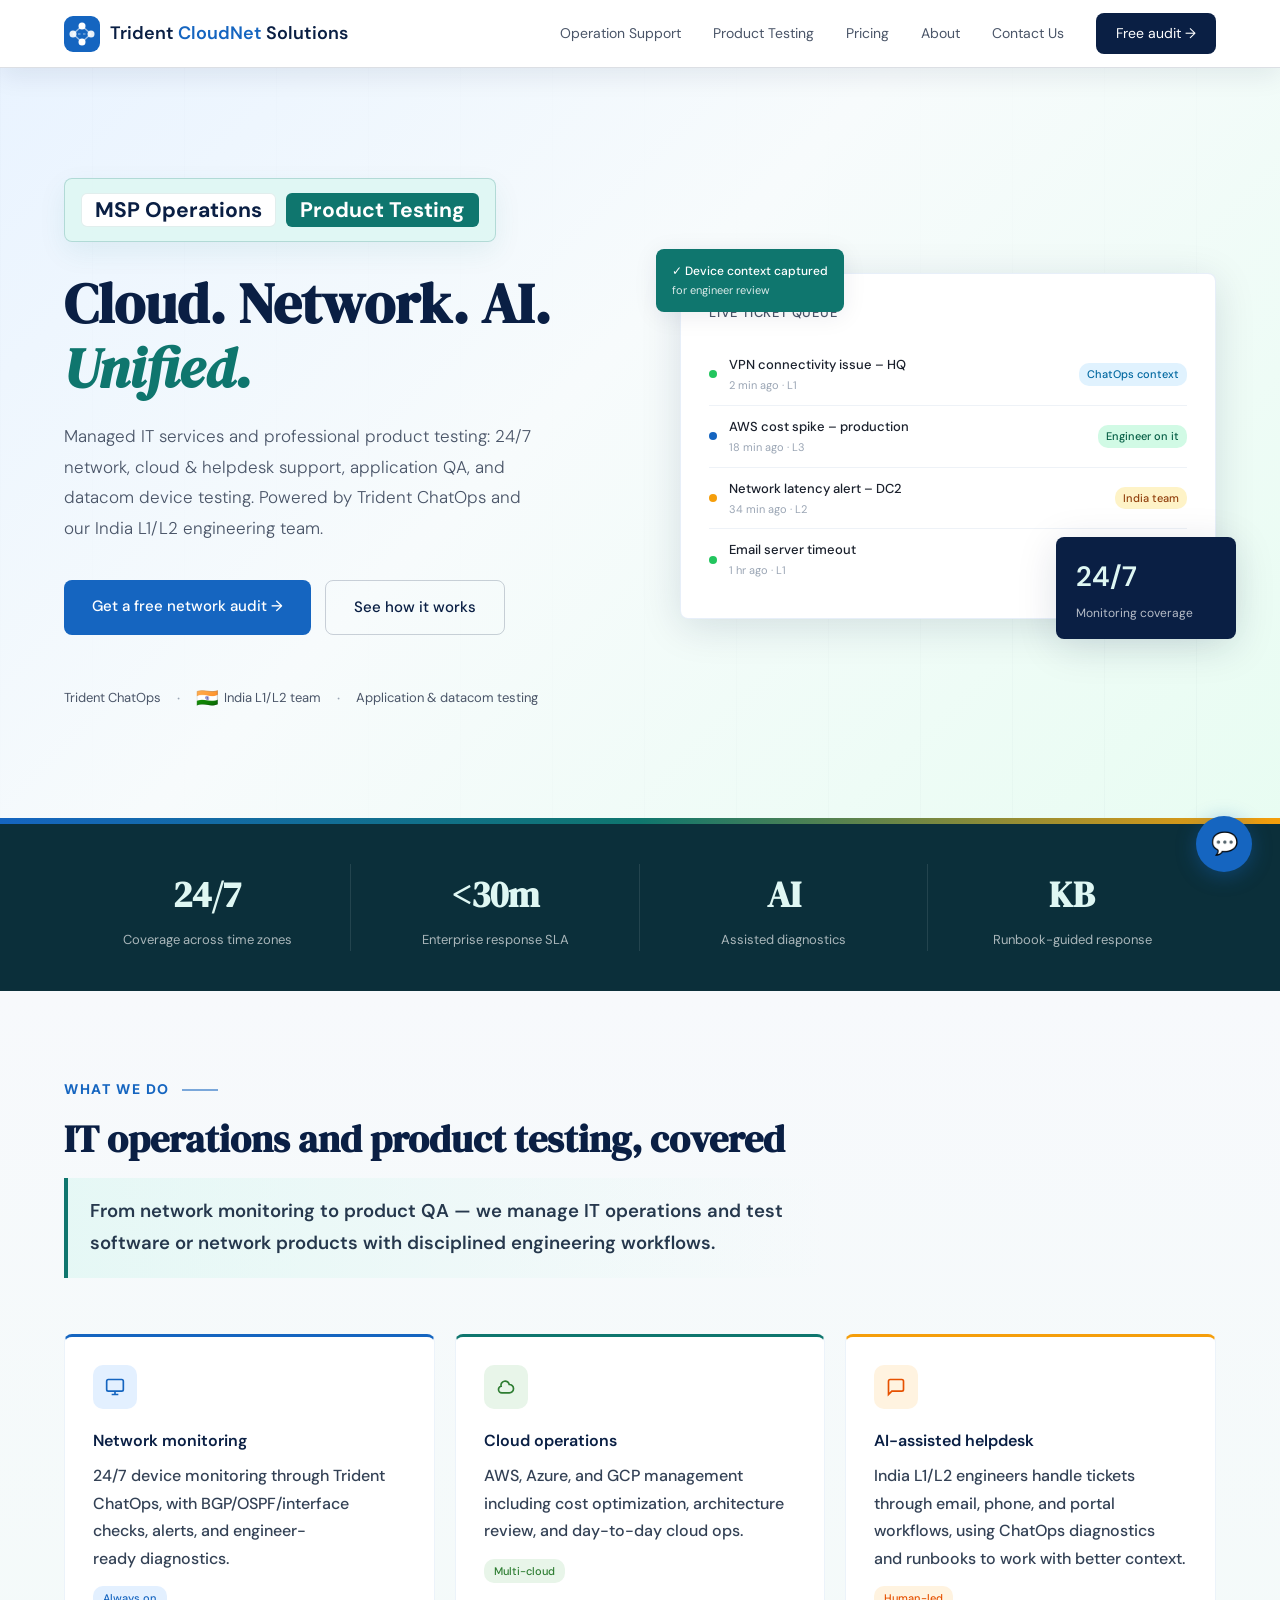
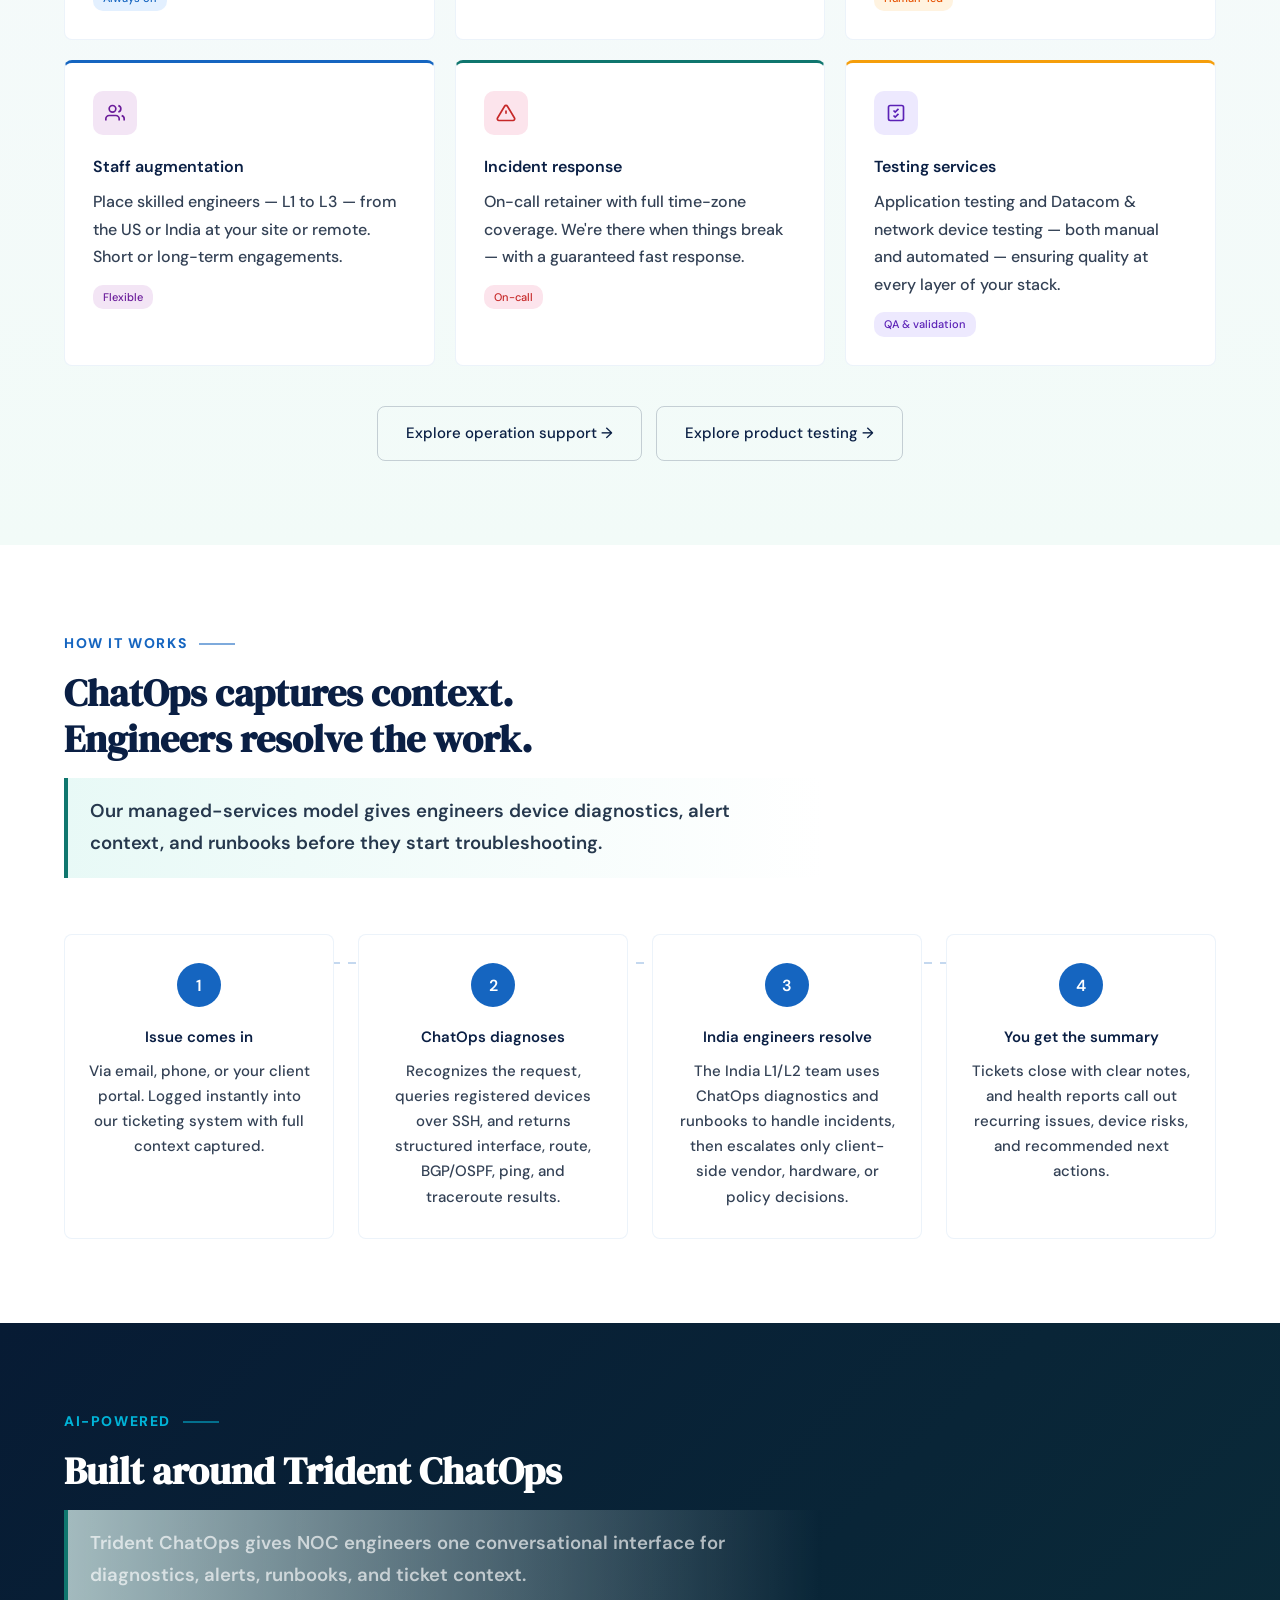
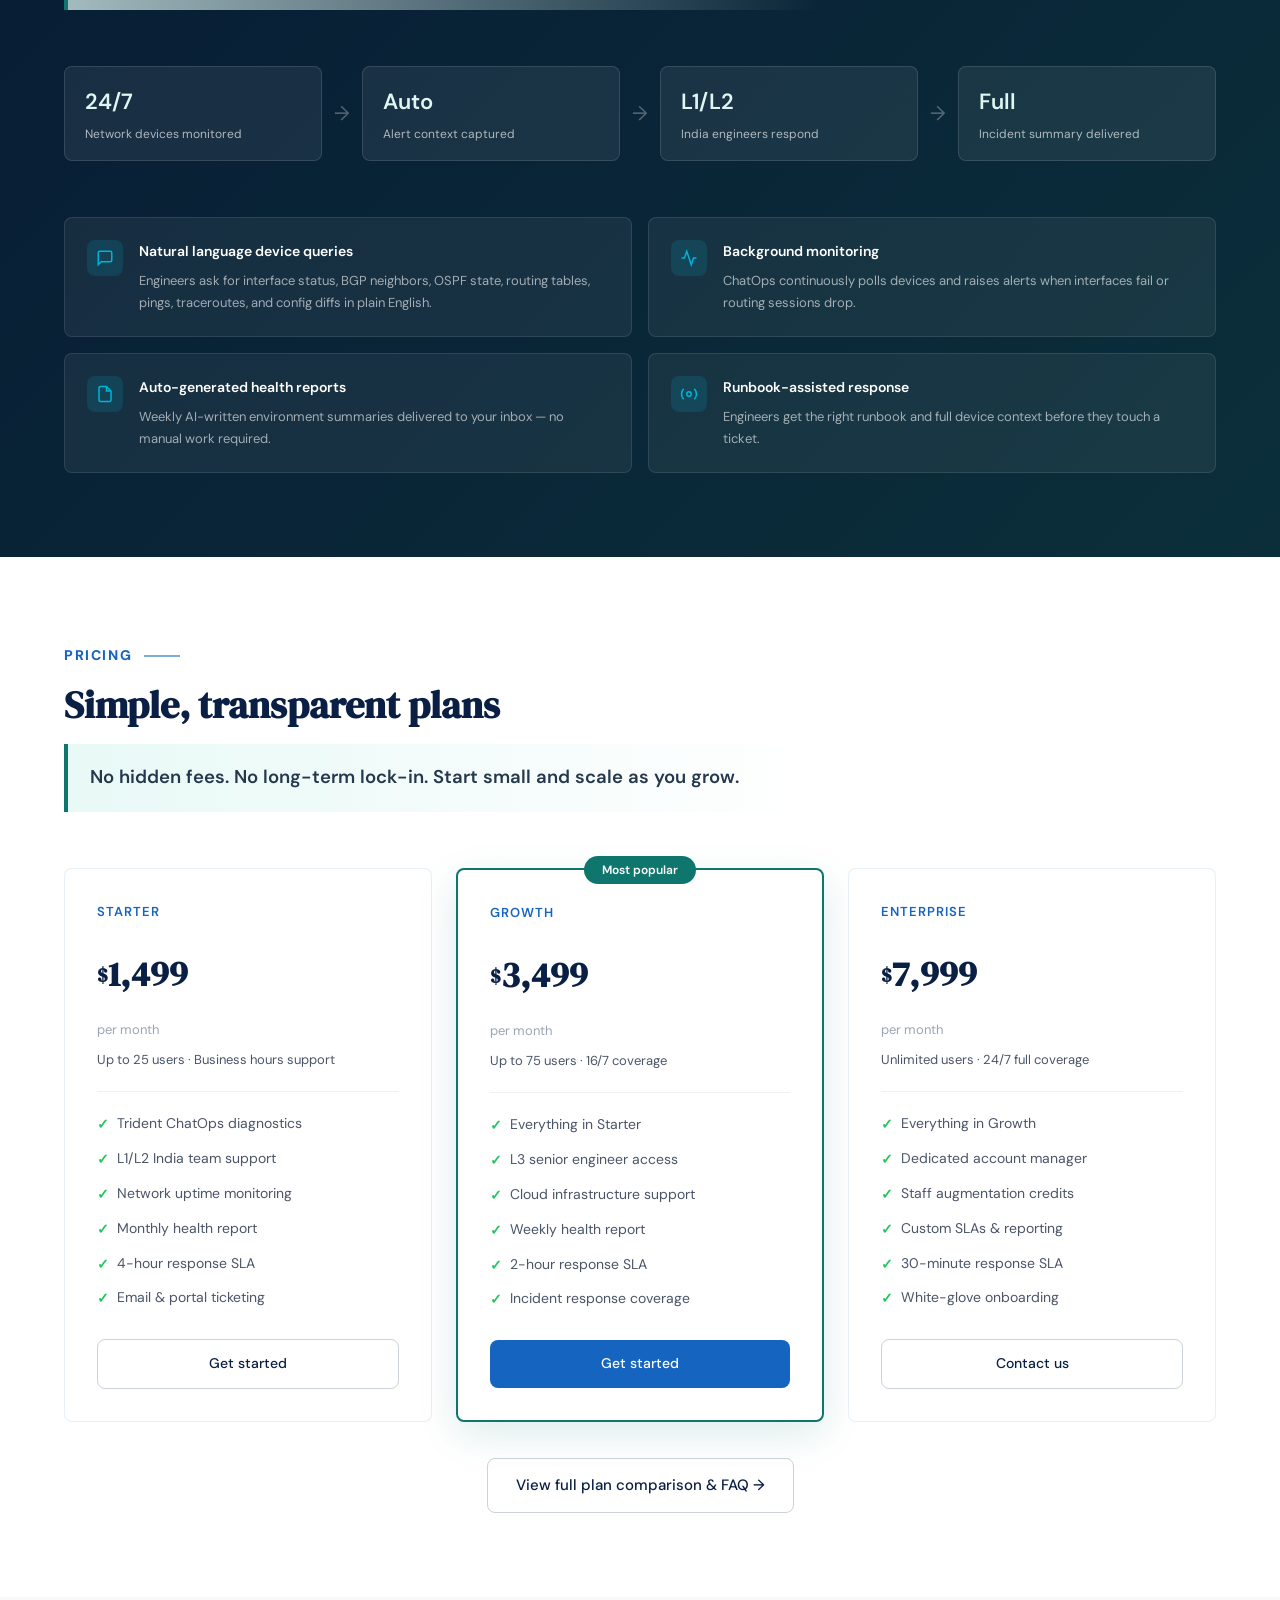
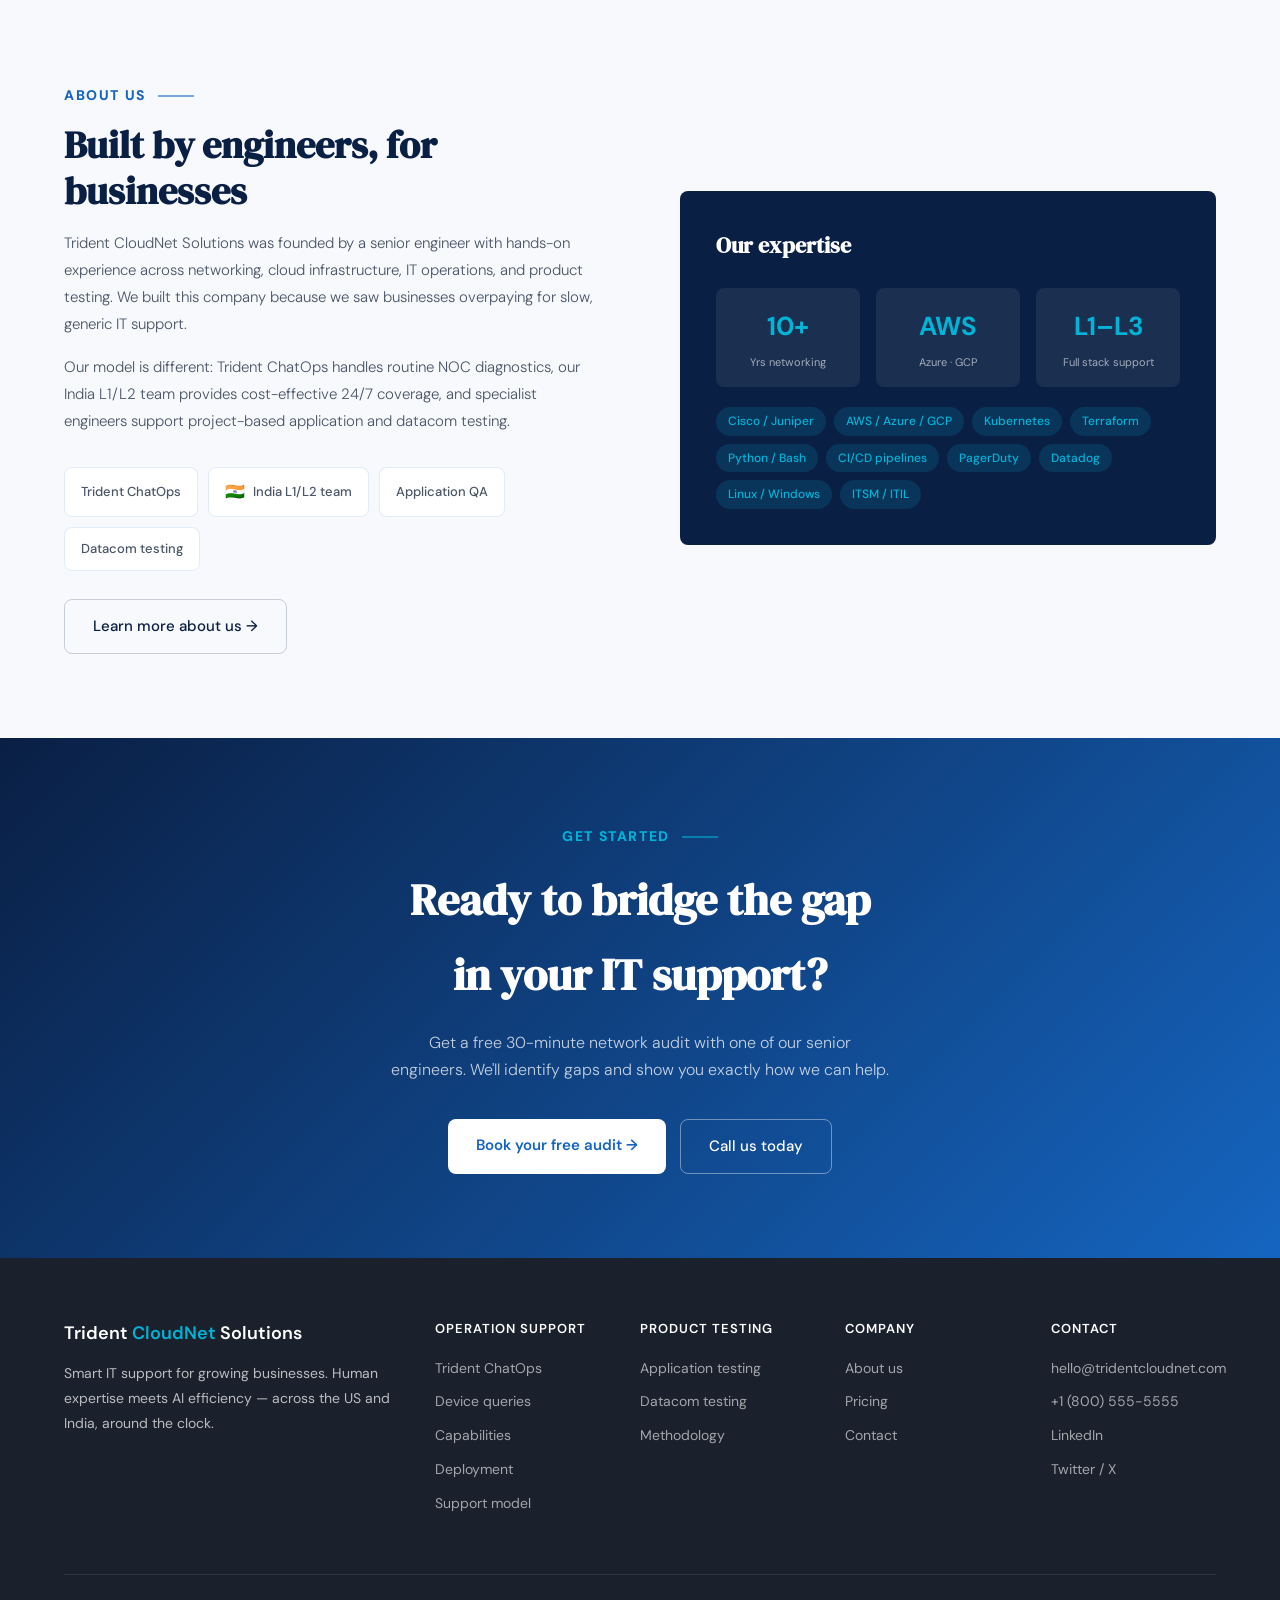
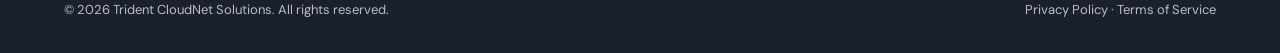
<file: index.html>
<!DOCTYPE html>
<html lang="en">
<head>
<meta charset="UTF-8"/>
<meta name="viewport" content="width=device-width, initial-scale=1.0"/>
<title>Trident CloudNet Solutions – Smart IT Support, Always On</title>
<meta name="description" content="Managed IT services and professional product testing: network monitoring, cloud operations, AI-assisted helpdesk, staff augmentation, incident response, application QA, and datacom device testing."/>
<link rel="preconnect" href="https://fonts.googleapis.com"/>
<link href="https://fonts.googleapis.com/css2?family=DM+Sans:ital,opsz,wght@0,9..40,300;0,9..40,400;0,9..40,500;0,9..40,600;1,9..40,300&family=DM+Serif+Display:ital@0;1&display=swap" rel="stylesheet"/>
<link rel="stylesheet" href="css/styles.css"/>
</head>
<body>

<!-- NAV -->
<nav>
  <a href="index.html" class="nav-logo">
    <svg viewBox="0 0 36 36" fill="none">
      <rect width="36" height="36" rx="9" fill="#1565C0"/>
      <circle cx="9" cy="18" r="3.5" fill="white" opacity=".9"/>
      <circle cx="27" cy="18" r="3.5" fill="white" opacity=".9"/>
      <circle cx="18" cy="10" r="3.5" fill="white"/>
      <circle cx="18" cy="26" r="3.5" fill="white"/>
      <line x1="9" y1="18" x2="18" y2="10" stroke="white" stroke-width="1.5" opacity=".55"/>
      <line x1="9" y1="18" x2="18" y2="26" stroke="white" stroke-width="1.5" opacity=".55"/>
      <line x1="27" y1="18" x2="18" y2="10" stroke="white" stroke-width="1.5" opacity=".55"/>
      <line x1="27" y1="18" x2="18" y2="26" stroke="white" stroke-width="1.5" opacity=".55"/>
      <line x1="9" y1="18" x2="27" y2="18" stroke="white" stroke-width="1.5" stroke-dasharray="2.5 2.5" opacity=".4"/>
    </svg>
    <span class="nav-logo-text">Trident <span>CloudNet</span> Solutions</span>
  </a>
  <div class="nav-links">
    <a href="operation-support.html">Operation Support</a>
    <a href="product-testing.html">Product Testing</a>
    <a href="pricing.html">Pricing</a>
    <a href="about.html">About</a>
    <a href="contact.html">Contact Us</a>
    <a href="contact.html" class="nav-cta">Free audit →</a>
  </div>
  <div class="nav-hamburger" onclick="toggleMenu()">
    <span></span><span></span><span></span>
  </div>
</nav>

<!-- HERO -->
<section class="hero" id="home">
  <div class="hero-inner">
    <div>
      <div class="hero-badge">
        <span>MSP Operations</span>
        <span>Product Testing</span>
      </div>
      <h1>Cloud. Network. AI. <em>Unified.</em></h1>
      <p class="hero-sub">Managed IT services and professional product testing: 24/7 network, cloud &amp; helpdesk support, application QA, and datacom device testing. Powered by Trident ChatOps and our India L1/L2 engineering team.</p>
      <div class="hero-btns">
        <a href="contact.html" class="btn-primary">Get a free network audit →</a>
        <a href="index.html#how" class="btn-outline">See how it works</a>
      </div>
      <div class="hero-trust">
        <div class="hero-flag-chip">Trident ChatOps</div>
        <span class="hero-divider">·</span>
        <div class="hero-flag-chip"><span class="flag">🇮🇳</span> India L1/L2 team</div>
        <span class="hero-divider">·</span>
        <div class="hero-flag-chip">Application &amp; datacom testing</div>
      </div>
    </div>
    <div class="hero-visual">
      <div class="hero-card-float2">
        <div class="float-text">✓ Device context captured</div>
        <div class="float-sub">for engineer review</div>
      </div>
      <div class="hero-card-main">
        <h3>Live ticket queue</h3>
        <div class="ticket-item">
          <div class="ticket-dot dot-green"></div>
          <div class="ticket-info">
            <div class="ticket-title">VPN connectivity issue – HQ</div>
            <div class="ticket-sub">2 min ago · L1</div>
          </div>
          <span class="ticket-badge badge-ai">ChatOps context</span>
        </div>
        <div class="ticket-item">
          <div class="ticket-dot dot-blue"></div>
          <div class="ticket-info">
            <div class="ticket-title">AWS cost spike – production</div>
            <div class="ticket-sub">18 min ago · L3</div>
          </div>
          <span class="ticket-badge badge-human">Engineer on it</span>
        </div>
        <div class="ticket-item">
          <div class="ticket-dot dot-orange"></div>
          <div class="ticket-info">
            <div class="ticket-title">Network latency alert – DC2</div>
            <div class="ticket-sub">34 min ago · L2</div>
          </div>
          <span class="ticket-badge badge-open">India team</span>
        </div>
        <div class="ticket-item">
          <div class="ticket-dot dot-green"></div>
          <div class="ticket-info">
            <div class="ticket-title">Email server timeout</div>
            <div class="ticket-sub">1 hr ago · L1</div>
          </div>
          <span class="ticket-badge badge-ai">Runbook ready</span>
        </div>
      </div>
      <div class="hero-card-float">
        <div class="stat-num">24/7</div>
        <div class="stat-label">Monitoring coverage</div>
      </div>
    </div>
  </div>
</section>

<!-- STATS -->
<div class="stats-bar">
  <div class="stats-inner">
    <div class="stat-box"><div class="stat-box-num">24/7</div><div class="stat-box-label">Coverage across time zones</div></div>
    <div class="stat-box"><div class="stat-box-num">&lt;30m</div><div class="stat-box-label">Enterprise response SLA</div></div>
    <div class="stat-box"><div class="stat-box-num">AI</div><div class="stat-box-label">Assisted diagnostics</div></div>
    <div class="stat-box"><div class="stat-box-num">KB</div><div class="stat-box-label">Runbook-guided response</div></div>
  </div>
</div>

<!-- SERVICES OVERVIEW -->
<section class="services-bg" id="services">
  <div class="section-inner">
    <div class="section-eyebrow">What we do</div>
    <h2 class="section-title">IT operations and product testing, covered</h2>
    <p class="section-sub">From network monitoring to product QA — we manage IT operations and test software or network products with disciplined engineering workflows.</p>
    <div class="services-grid">
      <div class="service-card">
        <div class="service-icon" style="background:#E3F0FF">
          <svg width="20" height="20" fill="none" stroke="#1565C0" stroke-width="2" viewBox="0 0 24 24"><rect x="2" y="3" width="20" height="14" rx="2"/><path d="M8 21h8M12 17v4"/></svg>
        </div>
        <h3>Network monitoring</h3>
        <p>24/7 device monitoring through Trident ChatOps, with BGP/OSPF/interface checks, alerts, and engineer-ready diagnostics.</p>
        <span class="service-tag" style="background:#E3F0FF;color:#1565C0">Always on</span>
      </div>
      <div class="service-card">
        <div class="service-icon" style="background:#E8F5E9">
          <svg width="20" height="20" fill="none" stroke="#2e7d32" stroke-width="2" viewBox="0 0 24 24"><path d="M3 15a4 4 0 004 4h9a5 5 0 10-.1-9.999 5.002 5.002 0 10-9.78 2.096A4.001 4.001 0 003 15z"/></svg>
        </div>
        <h3>Cloud operations</h3>
        <p>AWS, Azure, and GCP management including cost optimization, architecture review, and day-to-day cloud ops.</p>
        <span class="service-tag" style="background:#E8F5E9;color:#2e7d32">Multi-cloud</span>
      </div>
      <div class="service-card">
        <div class="service-icon" style="background:#FFF3E0">
          <svg width="20" height="20" fill="none" stroke="#e65100" stroke-width="2" viewBox="0 0 24 24"><path d="M21 15a2 2 0 01-2 2H7l-4 4V5a2 2 0 012-2h14a2 2 0 012 2z"/></svg>
        </div>
        <h3>AI-assisted helpdesk</h3>
        <p>India L1/L2 engineers handle tickets through email, phone, and portal workflows, using ChatOps diagnostics and runbooks to work with better context.</p>
        <span class="service-tag" style="background:#FFF3E0;color:#e65100">Human-led</span>
      </div>
      <div class="service-card">
        <div class="service-icon" style="background:#F3E5F5">
          <svg width="20" height="20" fill="none" stroke="#6a1b9a" stroke-width="2" viewBox="0 0 24 24"><path d="M17 21v-2a4 4 0 00-4-4H5a4 4 0 00-4 4v2"/><circle cx="9" cy="7" r="4"/><path d="M23 21v-2a4 4 0 00-3-3.87M16 3.13a4 4 0 010 7.75"/></svg>
        </div>
        <h3>Staff augmentation</h3>
        <p>Place skilled engineers — L1 to L3 — from the US or India at your site or remote. Short or long-term engagements.</p>
        <span class="service-tag" style="background:#F3E5F5;color:#6a1b9a">Flexible</span>
      </div>
      <div class="service-card">
        <div class="service-icon" style="background:#FCE4EC">
          <svg width="20" height="20" fill="none" stroke="#c62828" stroke-width="2" viewBox="0 0 24 24"><path d="M10.29 3.86L1.82 18a2 2 0 001.71 3h16.94a2 2 0 001.71-3L13.71 3.86a2 2 0 00-3.42 0z"/><line x1="12" y1="9" x2="12" y2="13"/><line x1="12" y1="17" x2="12.01" y2="17"/></svg>
        </div>
        <h3>Incident response</h3>
        <p>On-call retainer with full time-zone coverage. We're there when things break — with a guaranteed fast response.</p>
        <span class="service-tag" style="background:#FCE4EC;color:#c62828">On-call</span>
      </div>
      <div class="service-card">
        <div class="service-icon" style="background:#EDE9FE">
          <svg width="20" height="20" fill="none" stroke="#5B21B6" stroke-width="2" viewBox="0 0 24 24"><rect x="3" y="3" width="18" height="18" rx="2"/><path d="M9 9l2 2 4-4"/><path d="M9 15l2 2 4-4"/></svg>
        </div>
        <h3>Testing services</h3>
        <p>Application testing and Datacom &amp; network device testing — both manual and automated — ensuring quality at every layer of your stack.</p>
        <span class="service-tag" style="background:#EDE9FE;color:#5B21B6">QA &amp; validation</span>
      </div>
    </div>
    <div style="text-align:center;margin-top:40px">
      <a href="operation-support.html" class="btn-outline">Explore operation support →</a>
      <a href="product-testing.html" class="btn-outline" style="margin-left:10px">Explore product testing →</a>
    </div>
  </div>
</section>

<!-- HOW IT WORKS -->
<section id="how">
  <div class="section-inner">
    <div class="section-eyebrow">How it works</div>
    <h2 class="section-title">ChatOps captures context.<br>Engineers resolve the work.</h2>
    <p class="section-sub">Our managed-services model gives engineers device diagnostics, alert context, and runbooks before they start troubleshooting.</p>
    <div class="how-grid">
      <div class="how-step">
        <div class="how-num">1</div>
        <h3>Issue comes in</h3>
        <p>Via email, phone, or your client portal. Logged instantly into our ticketing system with full context captured.</p>
      </div>
      <div class="how-step">
        <div class="how-num">2</div>
        <h3>ChatOps diagnoses</h3>
        <p>Recognizes the request, queries registered devices over SSH, and returns structured interface, route, BGP/OSPF, ping, and traceroute results.</p>
      </div>
      <div class="how-step">
        <div class="how-num">3</div>
        <h3>India engineers resolve</h3>
        <p>The India L1/L2 team uses ChatOps diagnostics and runbooks to handle incidents, then escalates only client-side vendor, hardware, or policy decisions.</p>
      </div>
      <div class="how-step">
        <div class="how-num">4</div>
        <h3>You get the summary</h3>
        <p>Tickets close with clear notes, and health reports call out recurring issues, device risks, and recommended next actions.</p>
      </div>
    </div>
  </div>
</section>

<!-- AI STACK -->
<section class="ai-bg">
  <div class="section-inner">
    <div class="section-eyebrow">AI-powered</div>
    <h2 class="section-title">Built around Trident ChatOps</h2>
    <p class="section-sub">Trident ChatOps gives NOC engineers one conversational interface for diagnostics, alerts, runbooks, and ticket context.</p>
    <div class="ai-flow">
      <div class="ai-flow-step"><div class="ai-step-pct">24/7</div><div class="ai-step-label">Network devices monitored</div></div>
      <div class="ai-flow-arrow">→</div>
      <div class="ai-flow-step"><div class="ai-step-pct">Auto</div><div class="ai-step-label">Alert context captured</div></div>
      <div class="ai-flow-arrow">→</div>
      <div class="ai-flow-step"><div class="ai-step-pct">L1/L2</div><div class="ai-step-label">India engineers respond</div></div>
      <div class="ai-flow-arrow">→</div>
      <div class="ai-flow-step"><div class="ai-step-pct">Full</div><div class="ai-step-label">Incident summary delivered</div></div>
    </div>
    <div class="ai-cards">
      <div class="ai-card">
        <div class="ai-card-icon"><svg width="18" height="18" fill="none" stroke="#00B4D8" stroke-width="2" viewBox="0 0 24 24"><path d="M21 15a2 2 0 01-2 2H7l-4 4V5a2 2 0 012-2h14a2 2 0 012 2z"/></svg></div>
        <div><h3>Natural language device queries</h3><p>Engineers ask for interface status, BGP neighbors, OSPF state, routing tables, pings, traceroutes, and config diffs in plain English.</p></div>
      </div>
      <div class="ai-card">
        <div class="ai-card-icon"><svg width="18" height="18" fill="none" stroke="#00B4D8" stroke-width="2" viewBox="0 0 24 24"><polyline points="22 12 18 12 15 21 9 3 6 12 2 12"/></svg></div>
        <div><h3>Background monitoring</h3><p>ChatOps continuously polls devices and raises alerts when interfaces fail or routing sessions drop.</p></div>
      </div>
      <div class="ai-card">
        <div class="ai-card-icon"><svg width="18" height="18" fill="none" stroke="#00B4D8" stroke-width="2" viewBox="0 0 24 24"><path d="M14 2H6a2 2 0 00-2 2v16a2 2 0 002 2h12a2 2 0 002-2V8z"/><polyline points="14 2 14 8 20 8"/></svg></div>
        <div><h3>Auto-generated health reports</h3><p>Weekly AI-written environment summaries delivered to your inbox — no manual work required.</p></div>
      </div>
      <div class="ai-card">
        <div class="ai-card-icon"><svg width="18" height="18" fill="none" stroke="#00B4D8" stroke-width="2" viewBox="0 0 24 24"><circle cx="12" cy="12" r="3"/><path d="M19.07 4.93a10 10 0 010 14.14M4.93 4.93a10 10 0 000 14.14"/></svg></div>
        <div><h3>Runbook-assisted response</h3><p>Engineers get the right runbook and full device context before they touch a ticket.</p></div>
      </div>
    </div>
  </div>
</section>

<!-- PRICING TEASER -->
<section id="pricing">
  <div class="section-inner">
    <div class="section-eyebrow">Pricing</div>
    <h2 class="section-title">Simple, transparent plans</h2>
    <p class="section-sub">No hidden fees. No long-term lock-in. Start small and scale as you grow.</p>
    <div class="pricing-grid">
      <div class="price-card">
        <div class="price-tier">Starter</div>
        <div class="price-amount"><sup>$</sup>1,499</div>
        <div class="price-period">per month</div>
        <div class="price-desc">Up to 25 users · Business hours support</div>
        <ul class="price-features">
          <li>Trident ChatOps diagnostics</li>
          <li>L1/L2 India team support</li>
          <li>Network uptime monitoring</li>
          <li>Monthly health report</li>
          <li>4-hour response SLA</li>
          <li>Email &amp; portal ticketing</li>
        </ul>
        <a href="contact.html" class="btn-outline">Get started</a>
      </div>
      <div class="price-card featured">
        <div class="price-popular">Most popular</div>
        <div class="price-tier">Growth</div>
        <div class="price-amount"><sup>$</sup>3,499</div>
        <div class="price-period">per month</div>
        <div class="price-desc">Up to 75 users · 16/7 coverage</div>
        <ul class="price-features">
          <li>Everything in Starter</li>
          <li>L3 senior engineer access</li>
          <li>Cloud infrastructure support</li>
          <li>Weekly health report</li>
          <li>2-hour response SLA</li>
          <li>Incident response coverage</li>
        </ul>
        <a href="contact.html" class="btn-primary">Get started</a>
      </div>
      <div class="price-card">
        <div class="price-tier">Enterprise</div>
        <div class="price-amount"><sup>$</sup>7,999</div>
        <div class="price-period">per month</div>
        <div class="price-desc">Unlimited users · 24/7 full coverage</div>
        <ul class="price-features">
          <li>Everything in Growth</li>
          <li>Dedicated account manager</li>
          <li>Staff augmentation credits</li>
          <li>Custom SLAs &amp; reporting</li>
          <li>30-minute response SLA</li>
          <li>White-glove onboarding</li>
        </ul>
        <a href="contact.html" class="btn-outline">Contact us</a>
      </div>
    </div>
    <div style="text-align:center;margin-top:36px">
      <a href="pricing.html" class="btn-outline">View full plan comparison &amp; FAQ →</a>
    </div>
  </div>
</section>

<!-- ABOUT TEASER -->
<section class="about-bg" id="about">
  <div class="section-inner">
    <div class="about-grid">
      <div>
        <div class="section-eyebrow">About us</div>
        <h2 class="section-title">Built by engineers, for businesses</h2>
        <p style="font-size:15px;color:#4A5568;line-height:1.8;font-weight:300">Trident CloudNet Solutions was founded by a senior engineer with hands-on experience across networking, cloud infrastructure, IT operations, and product testing. We built this company because we saw businesses overpaying for slow, generic IT support.</p>
        <p style="font-size:15px;color:#4A5568;line-height:1.8;margin-top:16px;font-weight:300">Our model is different: Trident ChatOps handles routine NOC diagnostics, our India L1/L2 team provides cost-effective 24/7 coverage, and specialist engineers support project-based application and datacom testing.</p>
        <div class="about-badges">
          <div class="about-badge">Trident ChatOps</div>
          <div class="about-badge"><span class="flag">🇮🇳</span> India L1/L2 team</div>
          <div class="about-badge">Application QA</div>
          <div class="about-badge">Datacom testing</div>
        </div>
        <div style="margin-top:28px">
          <a href="about.html" class="btn-outline">Learn more about us →</a>
        </div>
      </div>
      <div class="about-visual">
        <h3>Our expertise</h3>
        <div class="about-stat-row">
          <div class="about-stat-box"><div class="num">10+</div><div class="lbl">Yrs networking</div></div>
          <div class="about-stat-box"><div class="num">AWS</div><div class="lbl">Azure · GCP</div></div>
          <div class="about-stat-box"><div class="num">L1–L3</div><div class="lbl">Full stack support</div></div>
        </div>
        <div class="about-expertise">
          <span class="expertise-tag">Cisco / Juniper</span>
          <span class="expertise-tag">AWS / Azure / GCP</span>
          <span class="expertise-tag">Kubernetes</span>
          <span class="expertise-tag">Terraform</span>
          <span class="expertise-tag">Python / Bash</span>
          <span class="expertise-tag">CI/CD pipelines</span>
          <span class="expertise-tag">PagerDuty</span>
          <span class="expertise-tag">Datadog</span>
          <span class="expertise-tag">Linux / Windows</span>
          <span class="expertise-tag">ITSM / ITIL</span>
        </div>
      </div>
    </div>
  </div>
</section>

<!-- CTA -->
<section class="cta-section">
  <div class="section-inner">
    <div class="section-eyebrow" style="color:#00B4D8">Get started</div>
    <h2>Ready to bridge the gap<br>in your IT support?</h2>
    <p>Get a free 30-minute network audit with one of our senior engineers. We'll identify gaps and show you exactly how we can help.</p>
    <div class="cta-btns">
      <a href="contact.html" class="btn-white">Book your free audit →</a>
      <a href="tel:+18005555555" class="btn-ghost">Call us today</a>
    </div>
  </div>
</section>

<!-- FOOTER -->
<footer>
  <div class="footer-inner">
    <div class="footer-top">
      <div class="footer-brand">
        <h3>Trident <span>CloudNet</span> Solutions</h3>
        <p>Smart IT support for growing businesses. Human expertise meets AI efficiency — across the US and India, around the clock.</p>
      </div>
      <div class="footer-col">
        <h4>Operation Support</h4>
        <a href="operation-support.html#chatops">Trident ChatOps</a>
        <a href="operation-support.html#queries">Device queries</a>
        <a href="operation-support.html#capabilities">Capabilities</a>
        <a href="operation-support.html#deployment">Deployment</a>
        <a href="operation-support.html#support-model">Support model</a>
      </div>
      <div class="footer-col">
        <h4>Product Testing</h4>
        <a href="product-testing.html#application">Application testing</a>
        <a href="product-testing.html#datacom">Datacom testing</a>
        <a href="product-testing.html#methodology">Methodology</a>
      </div>
      <div class="footer-col">
        <h4>Company</h4>
        <a href="about.html">About us</a>
        <a href="pricing.html">Pricing</a>
        <a href="contact.html">Contact</a>
      </div>
      <div class="footer-col">
        <h4>Contact</h4>
        <a href="mailto:hello@tridentcloudnet.com">hello@tridentcloudnet.com</a>
        <a href="tel:+18005555555">+1 (800) 555-5555</a>
        <a href="#">LinkedIn</a>
        <a href="#">Twitter / X</a>
      </div>
    </div>
    <div class="footer-bottom">
      <span>© 2026 Trident CloudNet Solutions. All rights reserved.</span>
      <span>Privacy Policy · Terms of Service</span>
    </div>
  </div>
</footer>

<!-- CHAT WIDGET -->
<div class="chat-widget">
  <div class="chat-panel" id="chatPanel">
    <div class="chat-header">
      <div class="chat-avatar">🤖</div>
      <div class="chat-header-info">
        <h4>Trident CloudNet Site Assistant</h4>
        <p>Answers service questions</p>
      </div>
    </div>
    <div class="chat-messages" id="chatMessages">
      <div class="chat-msg bot">Hi! I'm the Trident CloudNet AI assistant. How can I help you today? 👋</div>
      <div class="chat-msg bot">I can answer questions about our services, pricing, or set up a free network audit call.</div>
    </div>
    <div class="chat-quick" id="quickBtns">
      <button class="chat-quick-btn" onclick="quickMsg('What service lines do you offer?')">Service lines</button>
      <button class="chat-quick-btn" onclick="quickMsg('What is your pricing?')">Pricing</button>
      <button class="chat-quick-btn" onclick="quickMsg('Book a free audit')">Free audit</button>
      <button class="chat-quick-btn" onclick="quickMsg('Do you offer staff augmentation?')">Staffing</button>
    </div>
    <div class="chat-input-row">
      <input type="text" id="chatInput" placeholder="Type a message..." onkeypress="handleKey(event)"/>
      <button class="chat-send" onclick="sendMsg()">
        <svg viewBox="0 0 24 24"><path d="M22 2L11 13M22 2L15 22 11 13 2 9l20-7z"/></svg>
      </button>
    </div>
  </div>
  <button class="chat-btn" onclick="toggleChat()" title="Chat with us">💬</button>
</div>

<script src="js/main.js"></script>
</body>
</html>
</file>
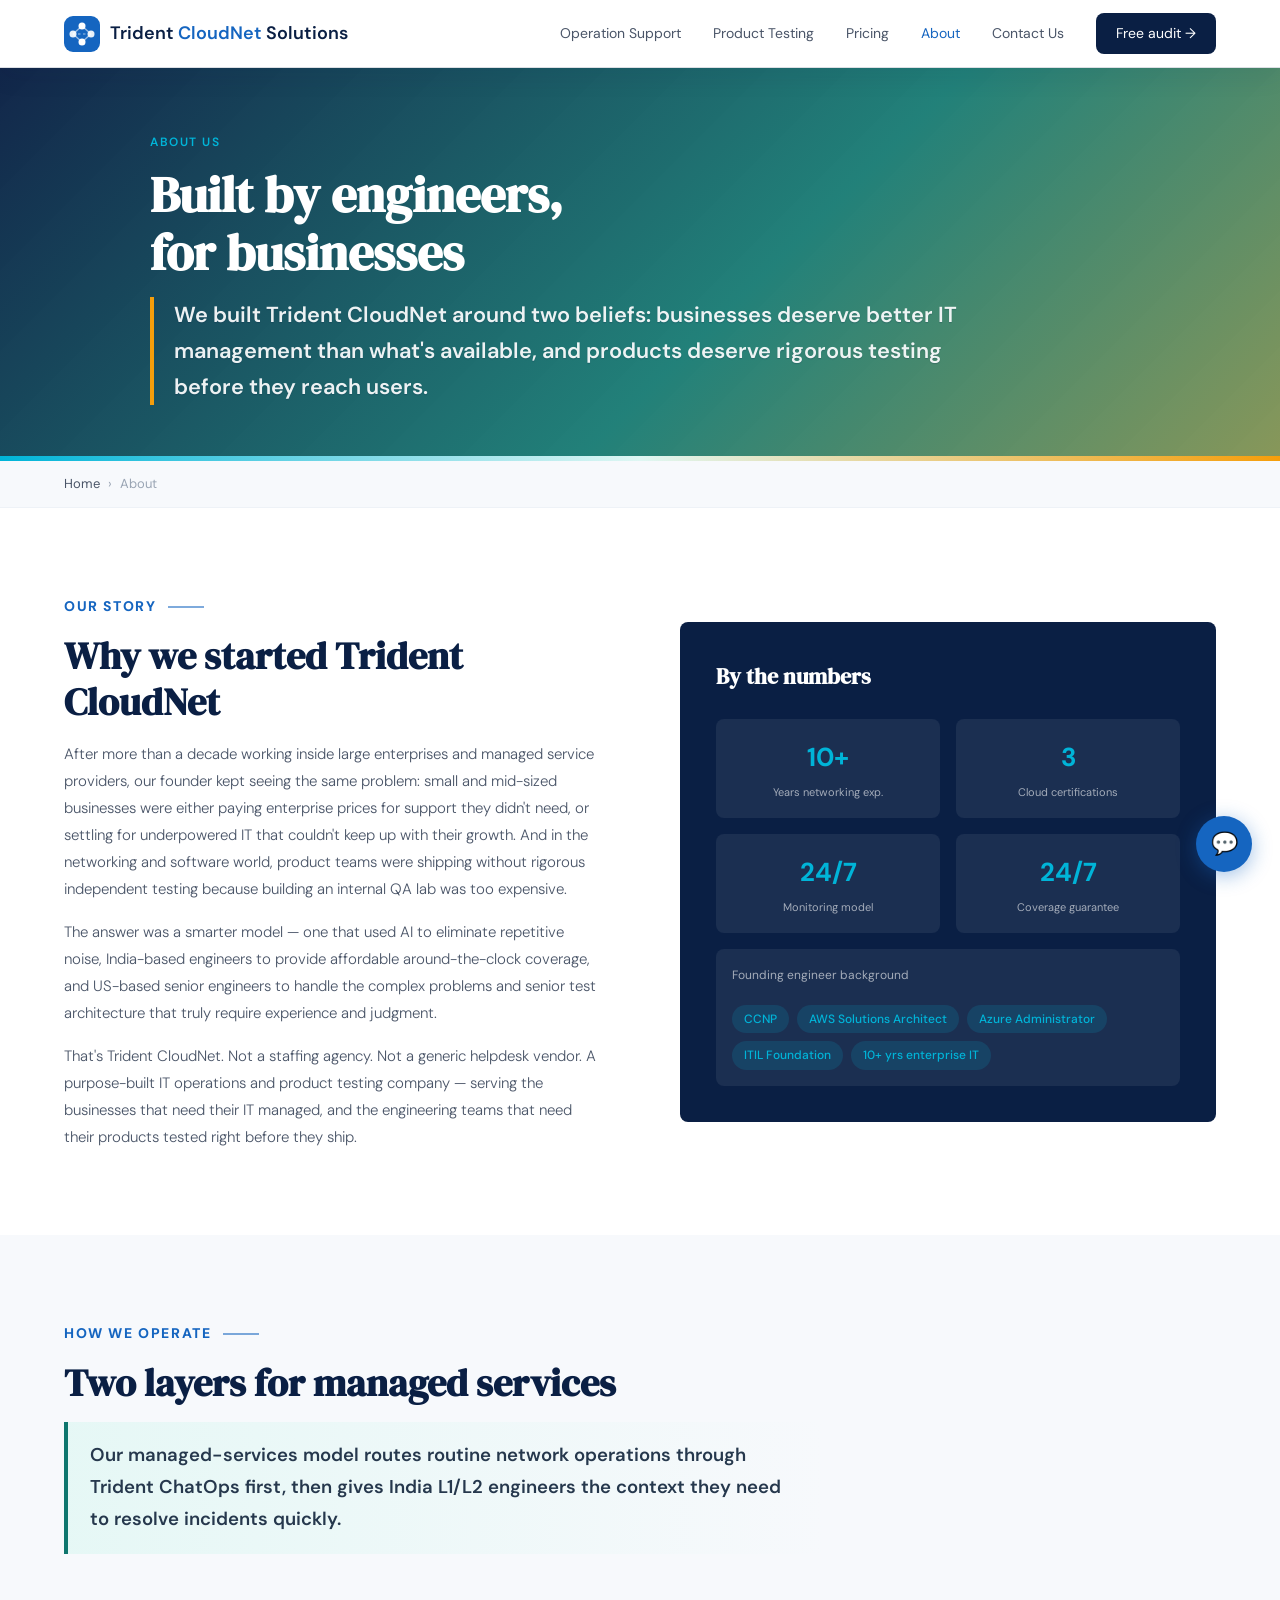
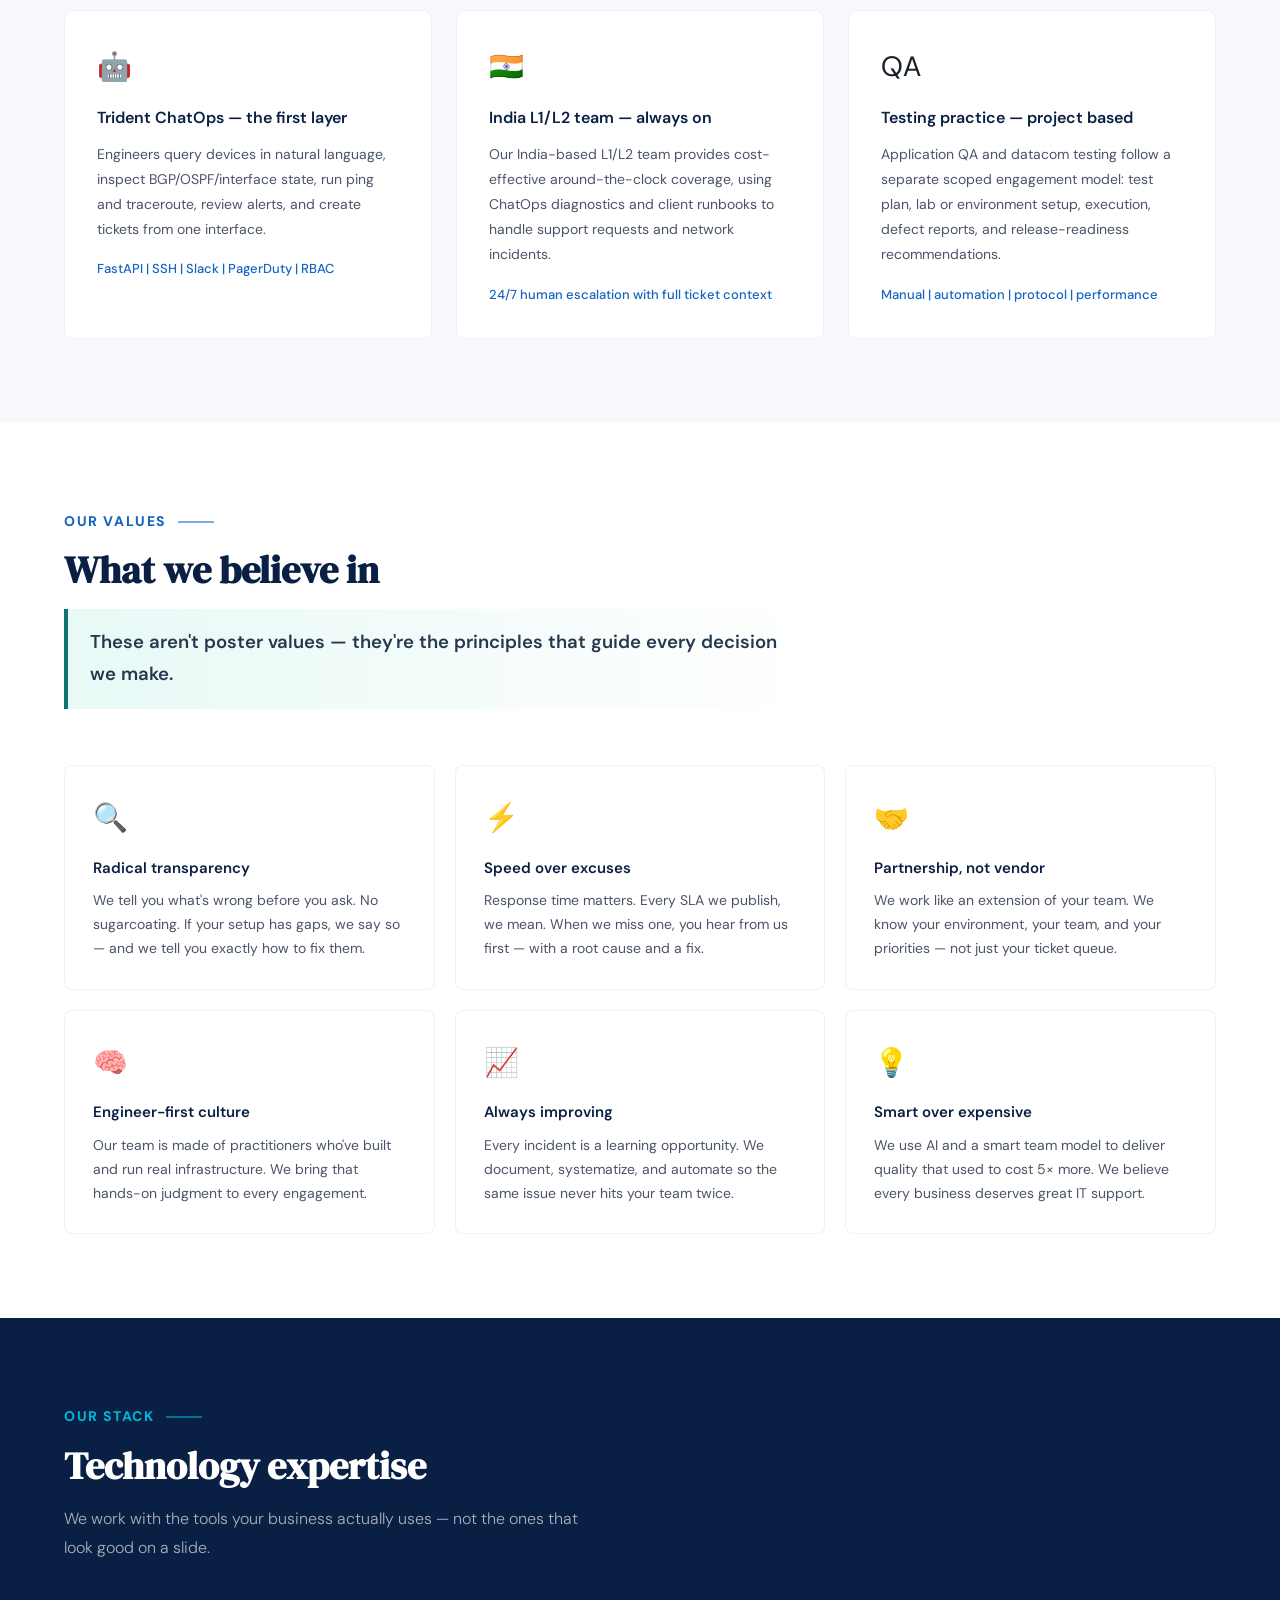
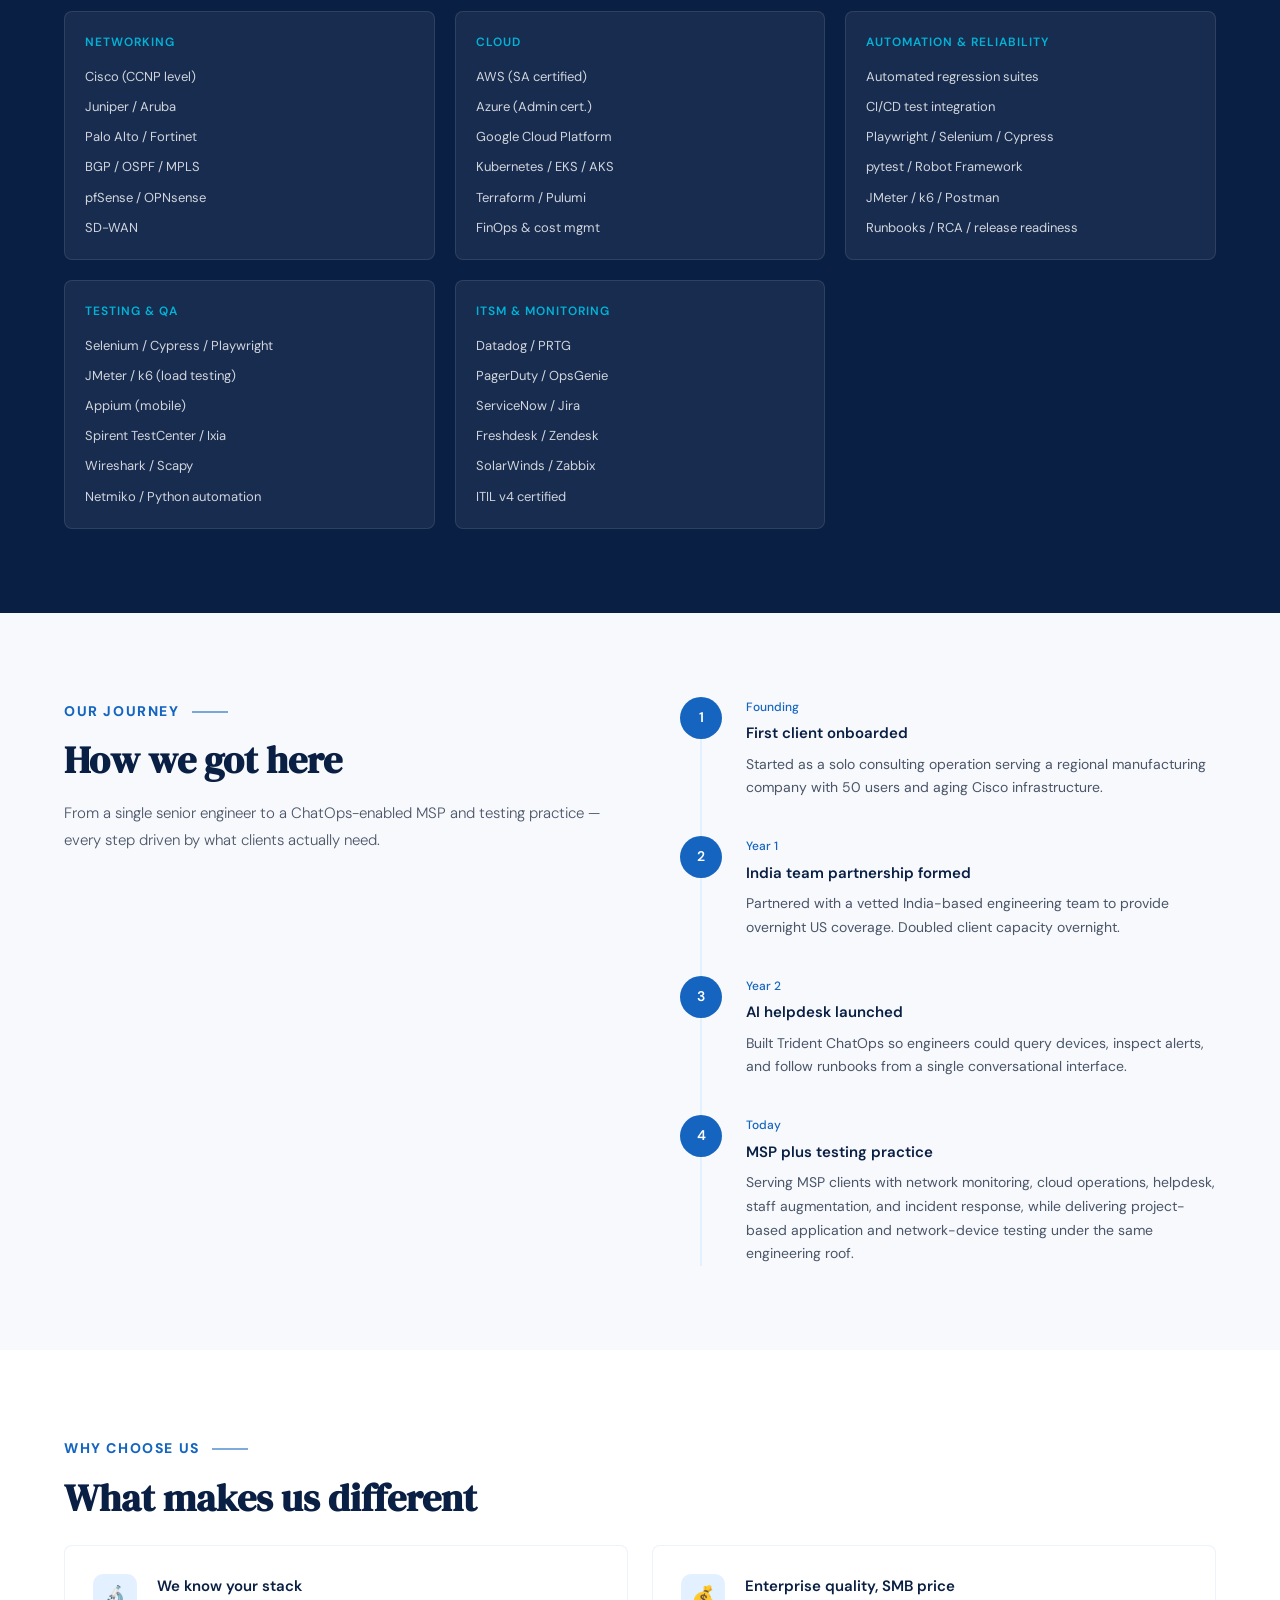
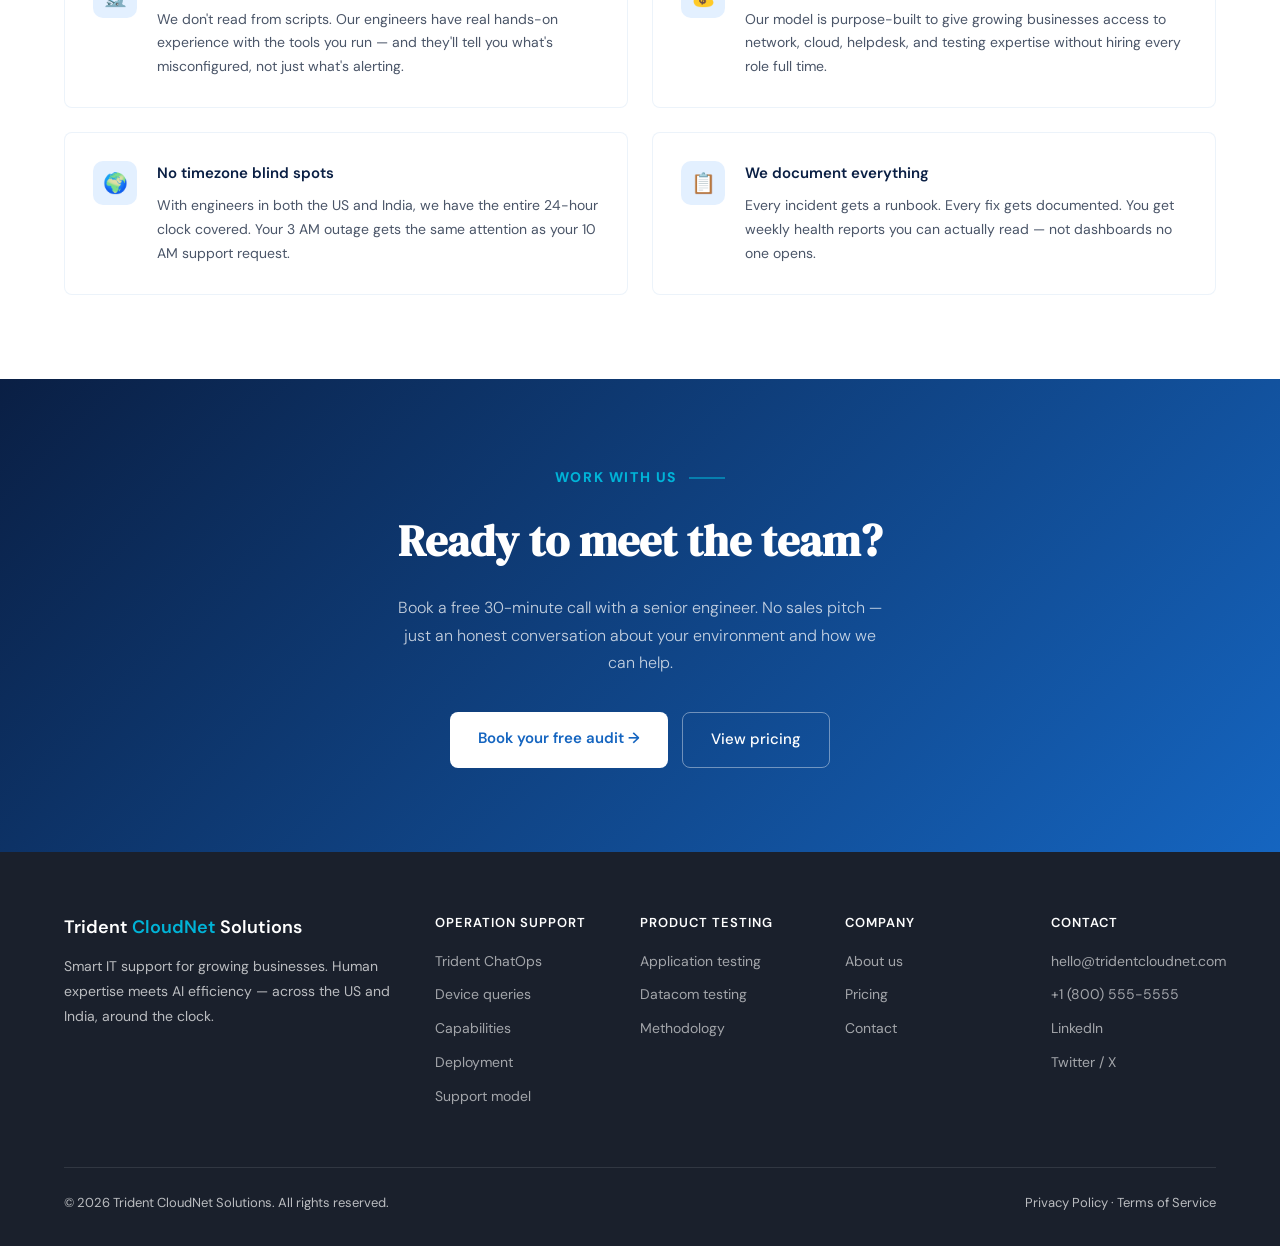
<file: about.html>
<!DOCTYPE html>
<html lang="en">
<head>
<meta charset="UTF-8"/>
<meta name="viewport" content="width=device-width, initial-scale=1.0"/>
<title>About Us – Trident CloudNet Solutions</title>
<meta name="description" content="Built by engineers with 10+ years in networking, cloud, IT operations, and product testing. Our Trident ChatOps + India L1/L2 model serves MSP clients, while specialist engineers deliver project-based application and datacom testing."/>
<link rel="preconnect" href="https://fonts.googleapis.com"/>
<link href="https://fonts.googleapis.com/css2?family=DM+Sans:ital,opsz,wght@0,9..40,300;0,9..40,400;0,9..40,500;0,9..40,600;1,9..40,300&family=DM+Serif+Display:ital@0;1&display=swap" rel="stylesheet"/>
<link rel="stylesheet" href="css/styles.css"/>
</head>
<body>

<!-- NAV -->
<nav>
  <a href="index.html" class="nav-logo">
    <svg viewBox="0 0 36 36" fill="none">
      <rect width="36" height="36" rx="9" fill="#1565C0"/>
      <circle cx="9" cy="18" r="3.5" fill="white" opacity=".9"/>
      <circle cx="27" cy="18" r="3.5" fill="white" opacity=".9"/>
      <circle cx="18" cy="10" r="3.5" fill="white"/>
      <circle cx="18" cy="26" r="3.5" fill="white"/>
      <line x1="9" y1="18" x2="18" y2="10" stroke="white" stroke-width="1.5" opacity=".55"/>
      <line x1="9" y1="18" x2="18" y2="26" stroke="white" stroke-width="1.5" opacity=".55"/>
      <line x1="27" y1="18" x2="18" y2="10" stroke="white" stroke-width="1.5" opacity=".55"/>
      <line x1="27" y1="18" x2="18" y2="26" stroke="white" stroke-width="1.5" opacity=".55"/>
      <line x1="9" y1="18" x2="27" y2="18" stroke="white" stroke-width="1.5" stroke-dasharray="2.5 2.5" opacity=".4"/>
    </svg>
    <span class="nav-logo-text">Trident <span>CloudNet</span> Solutions</span>
  </a>
  <div class="nav-links">
    <a href="operation-support.html">Operation Support</a>
    <a href="product-testing.html">Product Testing</a>
    <a href="pricing.html">Pricing</a>
    <a href="about.html" class="active">About</a>
    <a href="contact.html">Contact Us</a>
    <a href="contact.html" class="nav-cta">Free audit →</a>
  </div>
  <div class="nav-hamburger" onclick="toggleMenu()">
    <span></span><span></span><span></span>
  </div>
</nav>

<!-- PAGE HERO -->
<div class="page-hero">
  <div class="page-hero-inner">
    <div class="eyebrow">About us</div>
    <h1>Built by engineers,<br>for businesses</h1>
    <p>We built Trident CloudNet around two beliefs: businesses deserve better IT management than what's available, and products deserve rigorous testing before they reach users.</p>
  </div>
</div>

<!-- BREADCRUMB -->
<div class="breadcrumb">
  <div class="breadcrumb-inner">
    <a href="index.html">Home</a>
    <span>›</span>
    <span>About</span>
  </div>
</div>

<!-- OUR STORY -->
<section>
  <div class="section-inner">
    <div class="about-grid">
      <div>
        <div class="section-eyebrow">Our story</div>
        <h2 class="section-title">Why we started Trident CloudNet</h2>
        <p style="font-size:15px;color:#4A5568;line-height:1.8;font-weight:300;margin-bottom:16px">After more than a decade working inside large enterprises and managed service providers, our founder kept seeing the same problem: small and mid-sized businesses were either paying enterprise prices for support they didn't need, or settling for underpowered IT that couldn't keep up with their growth. And in the networking and software world, product teams were shipping without rigorous independent testing because building an internal QA lab was too expensive.</p>
        <p style="font-size:15px;color:#4A5568;line-height:1.8;font-weight:300;margin-bottom:16px">The answer was a smarter model — one that used AI to eliminate repetitive noise, India-based engineers to provide affordable around-the-clock coverage, and US-based senior engineers to handle the complex problems and senior test architecture that truly require experience and judgment.</p>
        <p style="font-size:15px;color:#4A5568;line-height:1.8;font-weight:300">That's Trident CloudNet. Not a staffing agency. Not a generic helpdesk vendor. A purpose-built IT operations and product testing company — serving the businesses that need their IT managed, and the engineering teams that need their products tested right before they ship.</p>
      </div>
      <div class="about-visual">
        <h3>By the numbers</h3>
        <div class="about-stat-row">
          <div class="about-stat-box"><div class="num">10+</div><div class="lbl">Years networking exp.</div></div>
          <div class="about-stat-box"><div class="num">3</div><div class="lbl">Cloud certifications</div></div>
        </div>
        <div class="about-stat-row">
          <div class="about-stat-box"><div class="num">24/7</div><div class="lbl">Monitoring model</div></div>
          <div class="about-stat-box"><div class="num">24/7</div><div class="lbl">Coverage guarantee</div></div>
        </div>
        <div style="background:rgba(255,255,255,0.07);border-radius:8px;padding:16px;margin-top:4px">
          <div style="font-size:12px;color:rgba(255,255,255,0.6);margin-bottom:8px">Founding engineer background</div>
          <div class="about-expertise">
            <span class="expertise-tag">CCNP</span>
            <span class="expertise-tag">AWS Solutions Architect</span>
            <span class="expertise-tag">Azure Administrator</span>
            <span class="expertise-tag">ITIL Foundation</span>
            <span class="expertise-tag">10+ yrs enterprise IT</span>
          </div>
        </div>
      </div>
    </div>
  </div>
</section>

<!-- OUR MODEL -->
<section style="background:var(--gray-100)">
  <div class="section-inner">
    <div class="section-eyebrow">How we operate</div>
    <h2 class="section-title">Two layers for managed services</h2>
    <p class="section-sub">Our managed-services model routes routine network operations through Trident ChatOps first, then gives India L1/L2 engineers the context they need to resolve incidents quickly.</p>
    <div style="display:grid;grid-template-columns:repeat(3,1fr);gap:24px">
      <div style="background:var(--white);border-radius:var(--radius);padding:32px;border:1px solid rgba(21,101,192,0.08)">
        <div style="font-size:28px;margin-bottom:14px">🤖</div>
        <h3 style="font-size:16px;font-weight:600;color:var(--navy);margin-bottom:10px">Trident ChatOps — the first layer</h3>
        <p style="font-size:14px;color:var(--gray-600);line-height:1.8">Engineers query devices in natural language, inspect BGP/OSPF/interface state, run ping and traceroute, review alerts, and create tickets from one interface.</p>
        <div style="margin-top:16px;font-size:13px;color:var(--blue);font-weight:500">FastAPI | SSH | Slack | PagerDuty | RBAC</div>
      </div>
      <div style="background:var(--white);border-radius:var(--radius);padding:32px;border:1px solid rgba(21,101,192,0.08)">
        <div style="font-size:28px;margin-bottom:14px">🇮🇳</div>
        <h3 style="font-size:16px;font-weight:600;color:var(--navy);margin-bottom:10px">India L1/L2 team — always on</h3>
        <p style="font-size:14px;color:var(--gray-600);line-height:1.8">Our India-based L1/L2 team provides cost-effective around-the-clock coverage, using ChatOps diagnostics and client runbooks to handle support requests and network incidents.</p>
        <div style="margin-top:16px;font-size:13px;color:var(--blue);font-weight:500">24/7 human escalation with full ticket context</div>
      </div>
      <div style="background:var(--white);border-radius:var(--radius);padding:32px;border:1px solid rgba(21,101,192,0.08)">
        <div style="font-size:28px;margin-bottom:14px">QA</div>
        <h3 style="font-size:16px;font-weight:600;color:var(--navy);margin-bottom:10px">Testing practice — project based</h3>
        <p style="font-size:14px;color:var(--gray-600);line-height:1.8">Application QA and datacom testing follow a separate scoped engagement model: test plan, lab or environment setup, execution, defect reports, and release-readiness recommendations.</p>
        <div style="margin-top:16px;font-size:13px;color:var(--blue);font-weight:500">Manual | automation | protocol | performance</div>
      </div>
    </div>
  </div>
</section>

<!-- VALUES -->
<section>
  <div class="section-inner">
    <div class="section-eyebrow">Our values</div>
    <h2 class="section-title">What we believe in</h2>
    <p class="section-sub">These aren't poster values — they're the principles that guide every decision we make.</p>
    <div class="values-grid">
      <div class="value-card">
        <div class="value-icon">🔍</div>
        <h3>Radical transparency</h3>
        <p>We tell you what's wrong before you ask. No sugarcoating. If your setup has gaps, we say so — and we tell you exactly how to fix them.</p>
      </div>
      <div class="value-card">
        <div class="value-icon">⚡</div>
        <h3>Speed over excuses</h3>
        <p>Response time matters. Every SLA we publish, we mean. When we miss one, you hear from us first — with a root cause and a fix.</p>
      </div>
      <div class="value-card">
        <div class="value-icon">🤝</div>
        <h3>Partnership, not vendor</h3>
        <p>We work like an extension of your team. We know your environment, your team, and your priorities — not just your ticket queue.</p>
      </div>
      <div class="value-card">
        <div class="value-icon">🧠</div>
        <h3>Engineer-first culture</h3>
        <p>Our team is made of practitioners who've built and run real infrastructure. We bring that hands-on judgment to every engagement.</p>
      </div>
      <div class="value-card">
        <div class="value-icon">📈</div>
        <h3>Always improving</h3>
        <p>Every incident is a learning opportunity. We document, systematize, and automate so the same issue never hits your team twice.</p>
      </div>
      <div class="value-card">
        <div class="value-icon">💡</div>
        <h3>Smart over expensive</h3>
        <p>We use AI and a smart team model to deliver quality that used to cost 5× more. We believe every business deserves great IT support.</p>
      </div>
    </div>
  </div>
</section>

<!-- EXPERTISE -->
<section style="background:var(--navy)">
  <div class="section-inner">
    <div class="section-eyebrow" style="color:var(--accent)">Our stack</div>
    <h2 class="section-title" style="color:white">Technology expertise</h2>
    <p style="font-size:16px;color:rgba(255,255,255,0.65);max-width:520px;line-height:1.8;margin-bottom:48px;font-weight:300">We work with the tools your business actually uses — not the ones that look good on a slide.</p>
    <div style="display:grid;grid-template-columns:repeat(3,1fr);gap:20px">
      <div style="background:rgba(255,255,255,0.06);border:1px solid rgba(255,255,255,0.1);border-radius:var(--radius);padding:20px">
        <div style="font-size:12px;font-weight:600;color:var(--accent);text-transform:uppercase;letter-spacing:1px;margin-bottom:14px">Networking</div>
        <div style="display:flex;flex-direction:column;gap:8px">
          <span style="font-size:13px;color:rgba(255,255,255,0.8)">Cisco (CCNP level)</span>
          <span style="font-size:13px;color:rgba(255,255,255,0.8)">Juniper / Aruba</span>
          <span style="font-size:13px;color:rgba(255,255,255,0.8)">Palo Alto / Fortinet</span>
          <span style="font-size:13px;color:rgba(255,255,255,0.8)">BGP / OSPF / MPLS</span>
          <span style="font-size:13px;color:rgba(255,255,255,0.8)">pfSense / OPNsense</span>
          <span style="font-size:13px;color:rgba(255,255,255,0.8)">SD-WAN</span>
        </div>
      </div>
      <div style="background:rgba(255,255,255,0.06);border:1px solid rgba(255,255,255,0.1);border-radius:var(--radius);padding:20px">
        <div style="font-size:12px;font-weight:600;color:var(--accent);text-transform:uppercase;letter-spacing:1px;margin-bottom:14px">Cloud</div>
        <div style="display:flex;flex-direction:column;gap:8px">
          <span style="font-size:13px;color:rgba(255,255,255,0.8)">AWS (SA certified)</span>
          <span style="font-size:13px;color:rgba(255,255,255,0.8)">Azure (Admin cert.)</span>
          <span style="font-size:13px;color:rgba(255,255,255,0.8)">Google Cloud Platform</span>
          <span style="font-size:13px;color:rgba(255,255,255,0.8)">Kubernetes / EKS / AKS</span>
          <span style="font-size:13px;color:rgba(255,255,255,0.8)">Terraform / Pulumi</span>
          <span style="font-size:13px;color:rgba(255,255,255,0.8)">FinOps &amp; cost mgmt</span>
        </div>
      </div>
      <div style="background:rgba(255,255,255,0.06);border:1px solid rgba(255,255,255,0.1);border-radius:var(--radius);padding:20px">
        <div style="font-size:12px;font-weight:600;color:var(--accent);text-transform:uppercase;letter-spacing:1px;margin-bottom:14px">Automation &amp; reliability</div>
        <div style="display:flex;flex-direction:column;gap:8px">
          <span style="font-size:13px;color:rgba(255,255,255,0.8)">Automated regression suites</span>
          <span style="font-size:13px;color:rgba(255,255,255,0.8)">CI/CD test integration</span>
          <span style="font-size:13px;color:rgba(255,255,255,0.8)">Playwright / Selenium / Cypress</span>
          <span style="font-size:13px;color:rgba(255,255,255,0.8)">pytest / Robot Framework</span>
          <span style="font-size:13px;color:rgba(255,255,255,0.8)">JMeter / k6 / Postman</span>
          <span style="font-size:13px;color:rgba(255,255,255,0.8)">Runbooks / RCA / release readiness</span>
        </div>
      </div>
      <div style="background:rgba(255,255,255,0.06);border:1px solid rgba(255,255,255,0.1);border-radius:var(--radius);padding:20px">
        <div style="font-size:12px;font-weight:600;color:var(--accent);text-transform:uppercase;letter-spacing:1px;margin-bottom:14px">Testing &amp; QA</div>
        <div style="display:flex;flex-direction:column;gap:8px">
          <span style="font-size:13px;color:rgba(255,255,255,0.8)">Selenium / Cypress / Playwright</span>
          <span style="font-size:13px;color:rgba(255,255,255,0.8)">JMeter / k6 (load testing)</span>
          <span style="font-size:13px;color:rgba(255,255,255,0.8)">Appium (mobile)</span>
          <span style="font-size:13px;color:rgba(255,255,255,0.8)">Spirent TestCenter / Ixia</span>
          <span style="font-size:13px;color:rgba(255,255,255,0.8)">Wireshark / Scapy</span>
          <span style="font-size:13px;color:rgba(255,255,255,0.8)">Netmiko / Python automation</span>
        </div>
      </div>
      <div style="background:rgba(255,255,255,0.06);border:1px solid rgba(255,255,255,0.1);border-radius:var(--radius);padding:20px">
        <div style="font-size:12px;font-weight:600;color:var(--accent);text-transform:uppercase;letter-spacing:1px;margin-bottom:14px">ITSM &amp; monitoring</div>
        <div style="display:flex;flex-direction:column;gap:8px">
          <span style="font-size:13px;color:rgba(255,255,255,0.8)">Datadog / PRTG</span>
          <span style="font-size:13px;color:rgba(255,255,255,0.8)">PagerDuty / OpsGenie</span>
          <span style="font-size:13px;color:rgba(255,255,255,0.8)">ServiceNow / Jira</span>
          <span style="font-size:13px;color:rgba(255,255,255,0.8)">Freshdesk / Zendesk</span>
          <span style="font-size:13px;color:rgba(255,255,255,0.8)">SolarWinds / Zabbix</span>
          <span style="font-size:13px;color:rgba(255,255,255,0.8)">ITIL v4 certified</span>
        </div>
      </div>
    </div>
  </div>
</section>

<!-- MILESTONES / TIMELINE -->
<section style="background:var(--gray-100)">
  <div class="section-inner">
    <div style="display:grid;grid-template-columns:1fr 1fr;gap:80px;align-items:start">
      <div>
        <div class="section-eyebrow">Our journey</div>
        <h2 class="section-title">How we got here</h2>
        <p style="font-size:15px;color:#4A5568;line-height:1.8;font-weight:300">From a single senior engineer to a ChatOps-enabled MSP and testing practice — every step driven by what clients actually need.</p>
      </div>
      <div class="timeline">
        <div class="timeline-item">
          <div class="timeline-dot">1</div>
          <div class="timeline-content">
            <div class="timeline-year">Founding</div>
            <h4>First client onboarded</h4>
            <p>Started as a solo consulting operation serving a regional manufacturing company with 50 users and aging Cisco infrastructure.</p>
          </div>
        </div>
        <div class="timeline-item">
          <div class="timeline-dot">2</div>
          <div class="timeline-content">
            <div class="timeline-year">Year 1</div>
            <h4>India team partnership formed</h4>
            <p>Partnered with a vetted India-based engineering team to provide overnight US coverage. Doubled client capacity overnight.</p>
          </div>
        </div>
        <div class="timeline-item">
          <div class="timeline-dot">3</div>
          <div class="timeline-content">
            <div class="timeline-year">Year 2</div>
            <h4>AI helpdesk launched</h4>
            <p>Built Trident ChatOps so engineers could query devices, inspect alerts, and follow runbooks from a single conversational interface.</p>
          </div>
        </div>
        <div class="timeline-item">
          <div class="timeline-dot">4</div>
          <div class="timeline-content">
            <div class="timeline-year">Today</div>
            <h4>MSP plus testing practice</h4>
            <p>Serving MSP clients with network monitoring, cloud operations, helpdesk, staff augmentation, and incident response, while delivering project-based application and network-device testing under the same engineering roof.</p>
          </div>
        </div>
      </div>
    </div>
  </div>
</section>

<!-- WHY US -->
<section>
  <div class="section-inner">
    <div class="section-eyebrow">Why choose us</div>
    <h2 class="section-title">What makes us different</h2>
    <div style="display:grid;grid-template-columns:1fr 1fr;gap:24px;margin-top:24px">
      <div style="background:var(--white);border:1px solid rgba(21,101,192,0.08);border-radius:var(--radius);padding:28px;display:flex;gap:20px">
        <div style="width:44px;height:44px;border-radius:10px;background:var(--blue-pale);display:flex;align-items:center;justify-content:center;flex-shrink:0;font-size:20px">🔬</div>
        <div>
          <h3 style="font-size:15px;font-weight:600;color:var(--navy);margin-bottom:8px">We know your stack</h3>
          <p style="font-size:14px;color:var(--gray-600);line-height:1.7">We don't read from scripts. Our engineers have real hands-on experience with the tools you run — and they'll tell you what's misconfigured, not just what's alerting.</p>
        </div>
      </div>
      <div style="background:var(--white);border:1px solid rgba(21,101,192,0.08);border-radius:var(--radius);padding:28px;display:flex;gap:20px">
        <div style="width:44px;height:44px;border-radius:10px;background:var(--blue-pale);display:flex;align-items:center;justify-content:center;flex-shrink:0;font-size:20px">💰</div>
        <div>
          <h3 style="font-size:15px;font-weight:600;color:var(--navy);margin-bottom:8px">Enterprise quality, SMB price</h3>
          <p style="font-size:14px;color:var(--gray-600);line-height:1.7">Our model is purpose-built to give growing businesses access to network, cloud, helpdesk, and testing expertise without hiring every role full time.</p>
        </div>
      </div>
      <div style="background:var(--white);border:1px solid rgba(21,101,192,0.08);border-radius:var(--radius);padding:28px;display:flex;gap:20px">
        <div style="width:44px;height:44px;border-radius:10px;background:var(--blue-pale);display:flex;align-items:center;justify-content:center;flex-shrink:0;font-size:20px">🌍</div>
        <div>
          <h3 style="font-size:15px;font-weight:600;color:var(--navy);margin-bottom:8px">No timezone blind spots</h3>
          <p style="font-size:14px;color:var(--gray-600);line-height:1.7">With engineers in both the US and India, we have the entire 24-hour clock covered. Your 3 AM outage gets the same attention as your 10 AM support request.</p>
        </div>
      </div>
      <div style="background:var(--white);border:1px solid rgba(21,101,192,0.08);border-radius:var(--radius);padding:28px;display:flex;gap:20px">
        <div style="width:44px;height:44px;border-radius:10px;background:var(--blue-pale);display:flex;align-items:center;justify-content:center;flex-shrink:0;font-size:20px">📋</div>
        <div>
          <h3 style="font-size:15px;font-weight:600;color:var(--navy);margin-bottom:8px">We document everything</h3>
          <p style="font-size:14px;color:var(--gray-600);line-height:1.7">Every incident gets a runbook. Every fix gets documented. You get weekly health reports you can actually read — not dashboards no one opens.</p>
        </div>
      </div>
    </div>
  </div>
</section>

<!-- CTA -->
<section class="cta-section">
  <div class="section-inner">
    <div class="section-eyebrow" style="color:#00B4D8">Work with us</div>
    <h2>Ready to meet the team?</h2>
    <p>Book a free 30-minute call with a senior engineer. No sales pitch — just an honest conversation about your environment and how we can help.</p>
    <div class="cta-btns">
      <a href="contact.html" class="btn-white">Book your free audit →</a>
      <a href="pricing.html" class="btn-ghost">View pricing</a>
    </div>
  </div>
</section>

<!-- FOOTER -->
<footer>
  <div class="footer-inner">
    <div class="footer-top">
      <div class="footer-brand">
        <h3>Trident <span>CloudNet</span> Solutions</h3>
        <p>Smart IT support for growing businesses. Human expertise meets AI efficiency — across the US and India, around the clock.</p>
      </div>
      <div class="footer-col">
        <h4>Operation Support</h4>
        <a href="operation-support.html#chatops">Trident ChatOps</a>
        <a href="operation-support.html#queries">Device queries</a>
        <a href="operation-support.html#capabilities">Capabilities</a>
        <a href="operation-support.html#deployment">Deployment</a>
        <a href="operation-support.html#support-model">Support model</a>
      </div>
      <div class="footer-col">
        <h4>Product Testing</h4>
        <a href="product-testing.html#application">Application testing</a>
        <a href="product-testing.html#datacom">Datacom testing</a>
        <a href="product-testing.html#methodology">Methodology</a>
      </div>
      <div class="footer-col">
        <h4>Company</h4>
        <a href="about.html">About us</a>
        <a href="pricing.html">Pricing</a>
        <a href="contact.html">Contact</a>
      </div>
      <div class="footer-col">
        <h4>Contact</h4>
        <a href="mailto:hello@tridentcloudnet.com">hello@tridentcloudnet.com</a>
        <a href="tel:+18005555555">+1 (800) 555-5555</a>
        <a href="#">LinkedIn</a>
        <a href="#">Twitter / X</a>
      </div>
    </div>
    <div class="footer-bottom">
      <span>© 2026 Trident CloudNet Solutions. All rights reserved.</span>
      <span>Privacy Policy · Terms of Service</span>
    </div>
  </div>
</footer>

<!-- CHAT WIDGET -->
<div class="chat-widget">
  <div class="chat-panel" id="chatPanel">
    <div class="chat-header">
      <div class="chat-avatar">🤖</div>
      <div class="chat-header-info">
        <h4>Trident CloudNet Site Assistant</h4>
        <p>Answers service questions</p>
      </div>
    </div>
    <div class="chat-messages" id="chatMessages">
      <div class="chat-msg bot">Want to learn more about how we work? Ask me anything. 👋</div>
    </div>
    <div class="chat-quick" id="quickBtns">
      <button class="chat-quick-btn" onclick="quickMsg('What service lines do you offer?')">Service lines</button>
      <button class="chat-quick-btn" onclick="quickMsg('What is your pricing?')">Pricing</button>
      <button class="chat-quick-btn" onclick="quickMsg('Book a free audit')">Free audit</button>
    </div>
    <div class="chat-input-row">
      <input type="text" id="chatInput" placeholder="Type a message..." onkeypress="handleKey(event)"/>
      <button class="chat-send" onclick="sendMsg()">
        <svg viewBox="0 0 24 24"><path d="M22 2L11 13M22 2L15 22 11 13 2 9l20-7z"/></svg>
      </button>
    </div>
  </div>
  <button class="chat-btn" onclick="toggleChat()" title="Chat with us">💬</button>
</div>

<script src="js/main.js"></script>
</body>
</html>
</file>
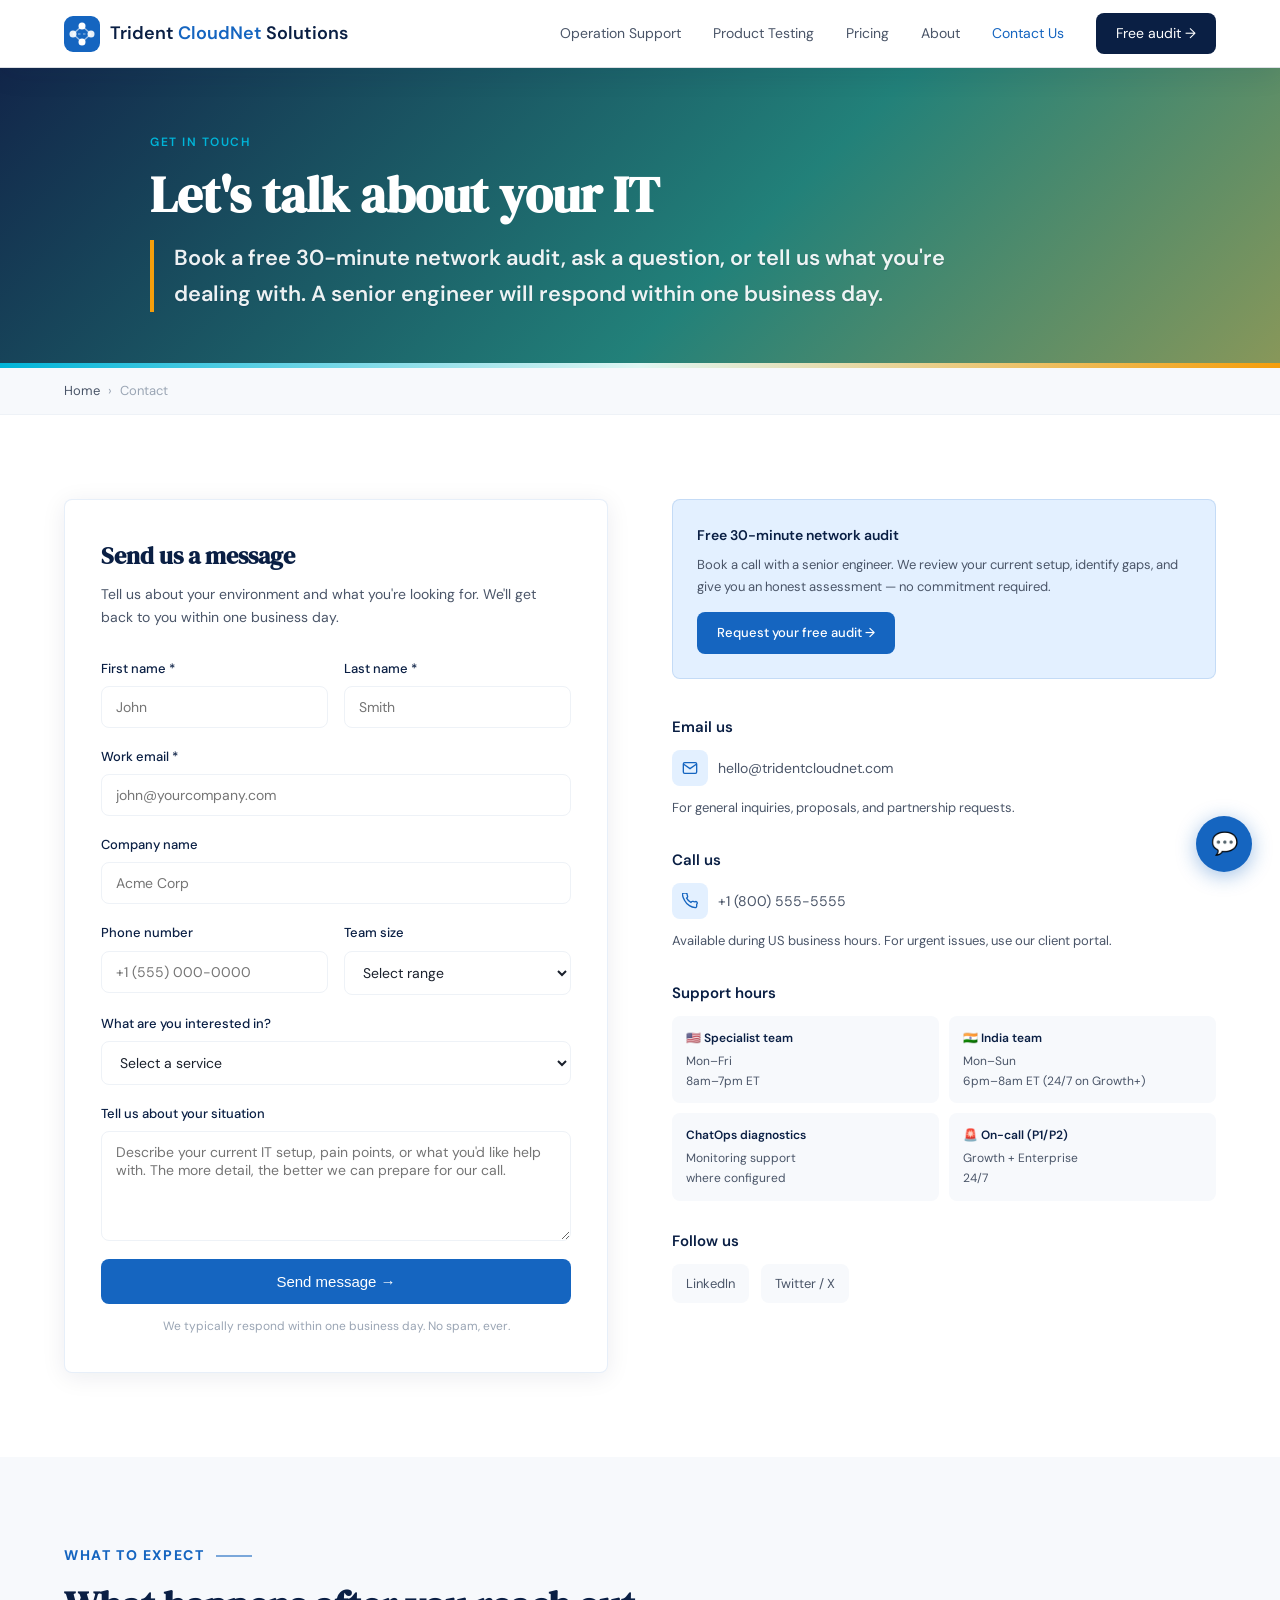
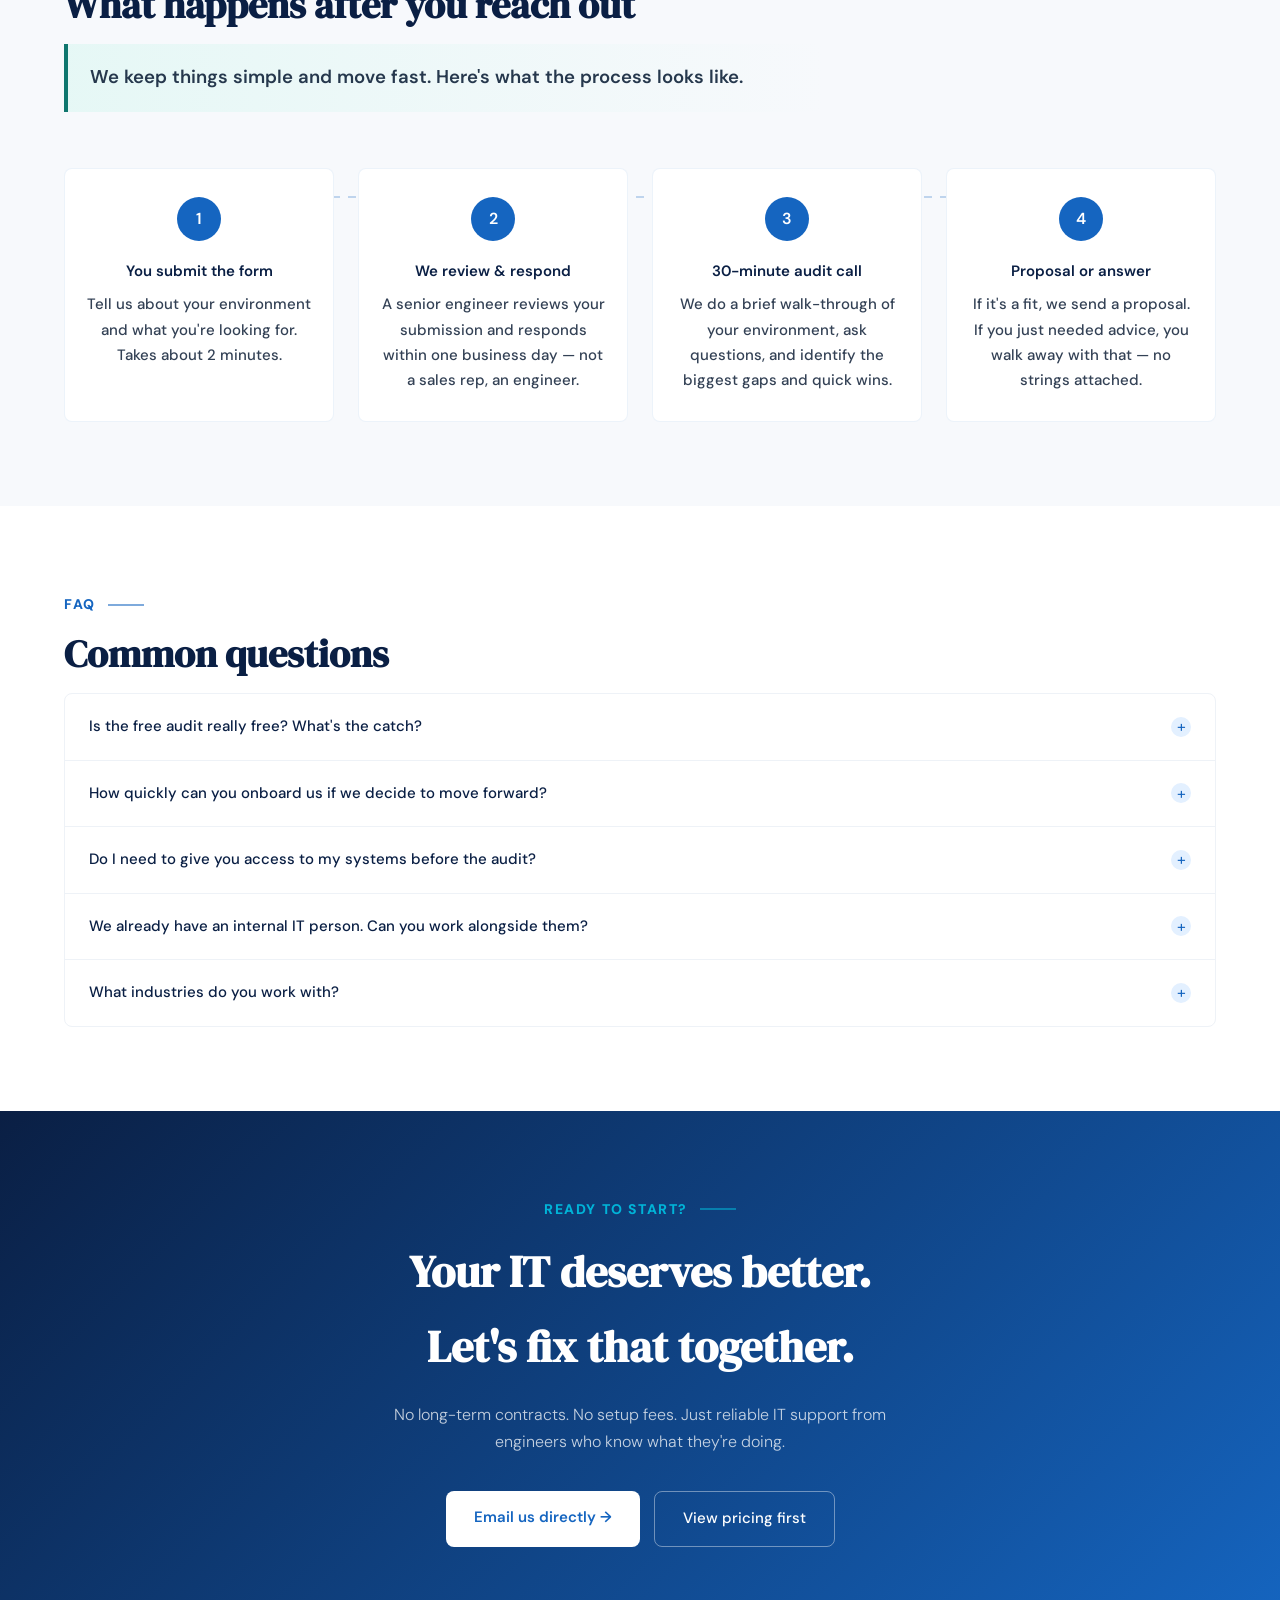
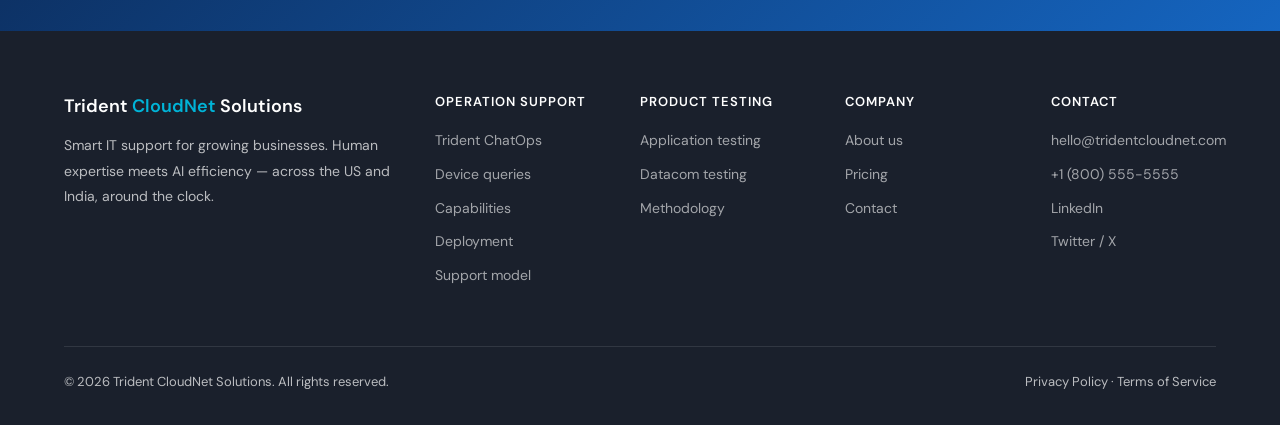
<file: contact.html>
<!DOCTYPE html>
<html lang="en">
<head>
<meta charset="UTF-8"/>
<meta name="viewport" content="width=device-width, initial-scale=1.0"/>
<title>Contact – Trident CloudNet Solutions</title>
<meta name="description" content="Book a free 30-minute network audit or send us a message. US and India teams ready to help."/>
<link rel="preconnect" href="https://fonts.googleapis.com"/>
<link href="https://fonts.googleapis.com/css2?family=DM+Sans:ital,opsz,wght@0,9..40,300;0,9..40,400;0,9..40,500;0,9..40,600;1,9..40,300&family=DM+Serif+Display:ital@0;1&display=swap" rel="stylesheet"/>
<link rel="stylesheet" href="css/styles.css"/>
</head>
<body>

<!-- NAV -->
<nav>
  <a href="index.html" class="nav-logo">
    <svg viewBox="0 0 36 36" fill="none">
      <rect width="36" height="36" rx="9" fill="#1565C0"/>
      <circle cx="9" cy="18" r="3.5" fill="white" opacity=".9"/>
      <circle cx="27" cy="18" r="3.5" fill="white" opacity=".9"/>
      <circle cx="18" cy="10" r="3.5" fill="white"/>
      <circle cx="18" cy="26" r="3.5" fill="white"/>
      <line x1="9" y1="18" x2="18" y2="10" stroke="white" stroke-width="1.5" opacity=".55"/>
      <line x1="9" y1="18" x2="18" y2="26" stroke="white" stroke-width="1.5" opacity=".55"/>
      <line x1="27" y1="18" x2="18" y2="10" stroke="white" stroke-width="1.5" opacity=".55"/>
      <line x1="27" y1="18" x2="18" y2="26" stroke="white" stroke-width="1.5" opacity=".55"/>
      <line x1="9" y1="18" x2="27" y2="18" stroke="white" stroke-width="1.5" stroke-dasharray="2.5 2.5" opacity=".4"/>
    </svg>
    <span class="nav-logo-text">Trident <span>CloudNet</span> Solutions</span>
  </a>
  <div class="nav-links">
    <a href="operation-support.html">Operation Support</a>
    <a href="product-testing.html">Product Testing</a>
    <a href="pricing.html">Pricing</a>
    <a href="about.html">About</a>
    <a href="contact.html" class="active">Contact Us</a>
    <a href="contact.html" class="nav-cta">Free audit →</a>
  </div>
  <div class="nav-hamburger" onclick="toggleMenu()">
    <span></span><span></span><span></span>
  </div>
</nav>

<!-- PAGE HERO -->
<div class="page-hero">
  <div class="page-hero-inner">
    <div class="eyebrow">Get in touch</div>
    <h1>Let's talk about your IT</h1>
    <p>Book a free 30-minute network audit, ask a question, or tell us what you're dealing with. A senior engineer will respond within one business day.</p>
  </div>
</div>

<!-- BREADCRUMB -->
<div class="breadcrumb">
  <div class="breadcrumb-inner">
    <a href="index.html">Home</a>
    <span>›</span>
    <span>Contact</span>
  </div>
</div>

<!-- CONTACT MAIN -->
<section>
  <div class="section-inner">
    <div class="contact-grid">

      <!-- FORM -->
      <div class="contact-form">
        <h3>Send us a message</h3>
        <p class="form-sub">Tell us about your environment and what you're looking for. We'll get back to you within one business day.</p>
        <form id="contactForm" novalidate>
          <div class="form-row">
            <div class="form-group">
              <label for="firstName">First name *</label>
              <input type="text" id="firstName" name="firstName" placeholder="John" required/>
            </div>
            <div class="form-group">
              <label for="lastName">Last name *</label>
              <input type="text" id="lastName" name="lastName" placeholder="Smith" required/>
            </div>
          </div>
          <div class="form-group">
            <label for="email">Work email *</label>
            <input type="email" id="email" name="email" placeholder="john@yourcompany.com" required/>
          </div>
          <div class="form-group">
            <label for="company">Company name</label>
            <input type="text" id="company" name="company" placeholder="Acme Corp"/>
          </div>
          <div class="form-row">
            <div class="form-group">
              <label for="phone">Phone number</label>
              <input type="tel" id="phone" name="phone" placeholder="+1 (555) 000-0000"/>
            </div>
            <div class="form-group">
              <label for="teamSize">Team size</label>
              <select id="teamSize" name="teamSize">
                <option value="">Select range</option>
                <option>1–10 employees</option>
                <option>11–25 employees</option>
                <option>26–75 employees</option>
                <option>76–200 employees</option>
                <option>200+ employees</option>
              </select>
            </div>
          </div>
          <div class="form-group">
            <label for="service">What are you interested in?</label>
            <select id="service" name="service">
              <option value="">Select a service</option>
              <option>Free network audit</option>
              <option>Managed IT / helpdesk</option>
              <option>Network monitoring</option>
              <option>Cloud operations (AWS/Azure/GCP)</option>
              <option>Staff augmentation</option>
              <option>Incident response retainer</option>
              <option>Testing services (application QA or datacom)</option>
              <option>Application testing (manual / automated)</option>
              <option>Datacom &amp; network device testing</option>
              <option>General inquiry</option>
            </select>
          </div>
          <div class="form-group">
            <label for="message">Tell us about your situation</label>
            <textarea id="message" name="message" placeholder="Describe your current IT setup, pain points, or what you'd like help with. The more detail, the better we can prepare for our call."></textarea>
          </div>
          <button type="submit" class="btn-primary form-submit">Send message →</button>
          <p class="form-note">We typically respond within one business day. No spam, ever.</p>
          <div class="success-msg" id="formSuccess">
            ✓ Message sent! A senior engineer will be in touch within one business day.
          </div>
        </form>
      </div>

      <!-- CONTACT INFO -->
      <div class="contact-info">

        <div style="background:var(--blue-pale);border:1px solid rgba(21,101,192,0.15);border-radius:var(--radius);padding:24px;margin-bottom:8px">
          <div style="font-size:14px;font-weight:600;color:var(--navy);margin-bottom:6px">Free 30-minute network audit</div>
          <p style="font-size:13px;color:var(--gray-600);line-height:1.7;margin-bottom:14px">Book a call with a senior engineer. We review your current setup, identify gaps, and give you an honest assessment — no commitment required.</p>
          <a href="mailto:hello@tridentcloudnet.com?subject=Free%20Network%20Audit%20Request" class="btn-primary" style="font-size:13px;padding:10px 20px">Request your free audit →</a>
        </div>

        <div class="contact-info-block">
          <h4>Email us</h4>
          <div class="contact-icon-row">
            <div class="contact-icon">
              <svg width="16" height="16" fill="none" stroke="#1565C0" stroke-width="2" viewBox="0 0 24 24"><path d="M4 4h16c1.1 0 2 .9 2 2v12c0 1.1-.9 2-2 2H4c-1.1 0-2-.9-2-2V6c0-1.1.9-2 2-2z"/><polyline points="22,6 12,13 2,6"/></svg>
            </div>
            <a href="mailto:hello@tridentcloudnet.com">hello@tridentcloudnet.com</a>
          </div>
          <p style="font-size:13px;color:var(--gray-600)">For general inquiries, proposals, and partnership requests.</p>
        </div>

        <div class="contact-info-block">
          <h4>Call us</h4>
          <div class="contact-icon-row">
            <div class="contact-icon">
              <svg width="16" height="16" fill="none" stroke="#1565C0" stroke-width="2" viewBox="0 0 24 24"><path d="M22 16.92v3a2 2 0 01-2.18 2 19.79 19.79 0 01-8.63-3.07A19.5 19.5 0 013.7 10.83a19.79 19.79 0 01-3.07-8.67A2 2 0 012.61 0h3a2 2 0 012 1.72c.127.96.361 1.903.7 2.81a2 2 0 01-.45 2.11L6.91 7.59a16 16 0 006.5 6.5l.95-.95a2 2 0 012.11-.45c.907.339 1.85.573 2.81.7A2 2 0 0122 16.92z"/></svg>
            </div>
            <a href="tel:+18005555555">+1 (800) 555-5555</a>
          </div>
          <p style="font-size:13px;color:var(--gray-600)">Available during US business hours. For urgent issues, use our client portal.</p>
        </div>

        <div class="contact-info-block">
          <h4>Support hours</h4>
          <div class="hours-grid">
            <div class="hours-item">
              <div class="region">🇺🇸 Specialist team</div>
              <div class="time">Mon–Fri<br>8am–7pm ET</div>
            </div>
            <div class="hours-item">
              <div class="region">🇮🇳 India team</div>
              <div class="time">Mon–Sun<br>6pm–8am ET (24/7 on Growth+)</div>
            </div>
            <div class="hours-item">
              <div class="region">ChatOps diagnostics</div>
              <div class="time">Monitoring support<br>where configured</div>
            </div>
            <div class="hours-item">
              <div class="region">🚨 On-call (P1/P2)</div>
              <div class="time">Growth + Enterprise<br>24/7</div>
            </div>
          </div>
        </div>

        <div class="contact-info-block">
          <h4>Follow us</h4>
          <div style="display:flex;gap:12px;margin-top:8px">
            <a href="#" style="display:flex;align-items:center;gap:8px;font-size:13px;color:var(--gray-600);text-decoration:none;padding:8px 14px;background:var(--gray-100);border-radius:8px;transition:all .2s" onmouseover="this.style.background='var(--blue-pale)';this.style.color='var(--blue)'" onmouseout="this.style.background='var(--gray-100)';this.style.color='var(--gray-600)'">LinkedIn</a>
            <a href="#" style="display:flex;align-items:center;gap:8px;font-size:13px;color:var(--gray-600);text-decoration:none;padding:8px 14px;background:var(--gray-100);border-radius:8px;transition:all .2s" onmouseover="this.style.background='var(--blue-pale)';this.style.color='var(--blue)'" onmouseout="this.style.background='var(--gray-100)';this.style.color='var(--gray-600)'">Twitter / X</a>
          </div>
        </div>

      </div>
    </div>
  </div>
</section>

<!-- WHAT TO EXPECT -->
<section style="background:var(--gray-100)">
  <div class="section-inner">
    <div class="section-eyebrow">What to expect</div>
    <h2 class="section-title">What happens after you reach out</h2>
    <p class="section-sub">We keep things simple and move fast. Here's what the process looks like.</p>
    <div class="how-grid">
      <div class="how-step">
        <div class="how-num">1</div>
        <h3>You submit the form</h3>
        <p>Tell us about your environment and what you're looking for. Takes about 2 minutes.</p>
      </div>
      <div class="how-step">
        <div class="how-num">2</div>
        <h3>We review &amp; respond</h3>
        <p>A senior engineer reviews your submission and responds within one business day — not a sales rep, an engineer.</p>
      </div>
      <div class="how-step">
        <div class="how-num">3</div>
        <h3>30-minute audit call</h3>
        <p>We do a brief walk-through of your environment, ask questions, and identify the biggest gaps and quick wins.</p>
      </div>
      <div class="how-step">
        <div class="how-num">4</div>
        <h3>Proposal or answer</h3>
        <p>If it's a fit, we send a proposal. If you just needed advice, you walk away with that — no strings attached.</p>
      </div>
    </div>
  </div>
</section>

<!-- CONTACT FAQ -->
<section>
  <div class="section-inner">
    <div class="section-eyebrow">FAQ</div>
    <h2 class="section-title">Common questions</h2>
    <div class="faq-list">
      <div class="faq-item">
        <div class="faq-q">Is the free audit really free? What's the catch? <span class="icon">+</span></div>
        <div class="faq-a">Genuinely free. 30 minutes with a senior engineer who will look at your environment and give you honest feedback. We do this because we believe the best way to earn your business is to show you what we can do — not sell you on it.</div>
      </div>
      <div class="faq-item">
        <div class="faq-q">How quickly can you onboard us if we decide to move forward? <span class="icon">+</span></div>
        <div class="faq-a">For Starter and Growth plans, we can typically onboard within 5–7 business days. Enterprise onboarding takes 2–3 weeks due to custom SLA configuration and dedicated account setup. We can often provide immediate coverage for urgent situations while onboarding continues.</div>
      </div>
      <div class="faq-item">
        <div class="faq-q">Do I need to give you access to my systems before the audit? <span class="icon">+</span></div>
        <div class="faq-a">Not for the initial call. The audit is a conversation — we'll ask questions about your setup, current pain points, and goals. If you want us to do a deeper technical review, we can arrange read-only access after signing an NDA.</div>
      </div>
      <div class="faq-item">
        <div class="faq-q">We already have an internal IT person. Can you work alongside them? <span class="icon">+</span></div>
        <div class="faq-a">Absolutely. Many of our clients have an internal IT person or small team. We complement them — handling the after-hours coverage, L3 escalations, cloud ops, and monitoring that would otherwise require a much larger internal headcount.</div>
      </div>
      <div class="faq-item">
        <div class="faq-q">What industries do you work with? <span class="icon">+</span></div>
        <div class="faq-a">We work across industries — manufacturing, professional services, healthcare, fintech, retail, and more. Our focus is on the size of the challenge, not the industry vertical. If you run business-critical infrastructure and need reliable support, we can help.</div>
      </div>
    </div>
  </div>
</section>

<!-- CTA -->
<section class="cta-section">
  <div class="section-inner">
    <div class="section-eyebrow" style="color:#00B4D8">Ready to start?</div>
    <h2>Your IT deserves better.<br>Let's fix that together.</h2>
    <p>No long-term contracts. No setup fees. Just reliable IT support from engineers who know what they're doing.</p>
    <div class="cta-btns">
      <a href="mailto:hello@tridentcloudnet.com" class="btn-white">Email us directly →</a>
      <a href="pricing.html" class="btn-ghost">View pricing first</a>
    </div>
  </div>
</section>

<!-- FOOTER -->
<footer>
  <div class="footer-inner">
    <div class="footer-top">
      <div class="footer-brand">
        <h3>Trident <span>CloudNet</span> Solutions</h3>
        <p>Smart IT support for growing businesses. Human expertise meets AI efficiency — across the US and India, around the clock.</p>
      </div>
      <div class="footer-col">
        <h4>Operation Support</h4>
        <a href="operation-support.html#chatops">Trident ChatOps</a>
        <a href="operation-support.html#queries">Device queries</a>
        <a href="operation-support.html#capabilities">Capabilities</a>
        <a href="operation-support.html#deployment">Deployment</a>
        <a href="operation-support.html#support-model">Support model</a>
      </div>
      <div class="footer-col">
        <h4>Product Testing</h4>
        <a href="product-testing.html#application">Application testing</a>
        <a href="product-testing.html#datacom">Datacom testing</a>
        <a href="product-testing.html#methodology">Methodology</a>
      </div>
      <div class="footer-col">
        <h4>Company</h4>
        <a href="about.html">About us</a>
        <a href="pricing.html">Pricing</a>
        <a href="contact.html">Contact</a>
      </div>
      <div class="footer-col">
        <h4>Contact</h4>
        <a href="mailto:hello@tridentcloudnet.com">hello@tridentcloudnet.com</a>
        <a href="tel:+18005555555">+1 (800) 555-5555</a>
        <a href="#">LinkedIn</a>
        <a href="#">Twitter / X</a>
      </div>
    </div>
    <div class="footer-bottom">
      <span>© 2026 Trident CloudNet Solutions. All rights reserved.</span>
      <span>Privacy Policy · Terms of Service</span>
    </div>
  </div>
</footer>

<!-- CHAT WIDGET -->
<div class="chat-widget">
  <div class="chat-panel" id="chatPanel">
    <div class="chat-header">
      <div class="chat-avatar">🤖</div>
      <div class="chat-header-info">
        <h4>Trident CloudNet Site Assistant</h4>
        <p>Answers service questions</p>
      </div>
    </div>
    <div class="chat-messages" id="chatMessages">
      <div class="chat-msg bot">Hi! Ready to connect with our team? I can help answer questions while you wait. 👋</div>
    </div>
    <div class="chat-quick" id="quickBtns">
      <button class="chat-quick-btn" onclick="quickMsg('What service lines do you offer?')">Service lines</button>
      <button class="chat-quick-btn" onclick="quickMsg('What is your pricing?')">Pricing</button>
      <button class="chat-quick-btn" onclick="quickMsg('Do you offer staff augmentation?')">Staffing</button>
    </div>
    <div class="chat-input-row">
      <input type="text" id="chatInput" placeholder="Type a message..." onkeypress="handleKey(event)"/>
      <button class="chat-send" onclick="sendMsg()">
        <svg viewBox="0 0 24 24"><path d="M22 2L11 13M22 2L15 22 11 13 2 9l20-7z"/></svg>
      </button>
    </div>
  </div>
  <button class="chat-btn" onclick="toggleChat()" title="Chat with us">💬</button>
</div>

<script src="js/main.js"></script>
</body>
</html>
</file>
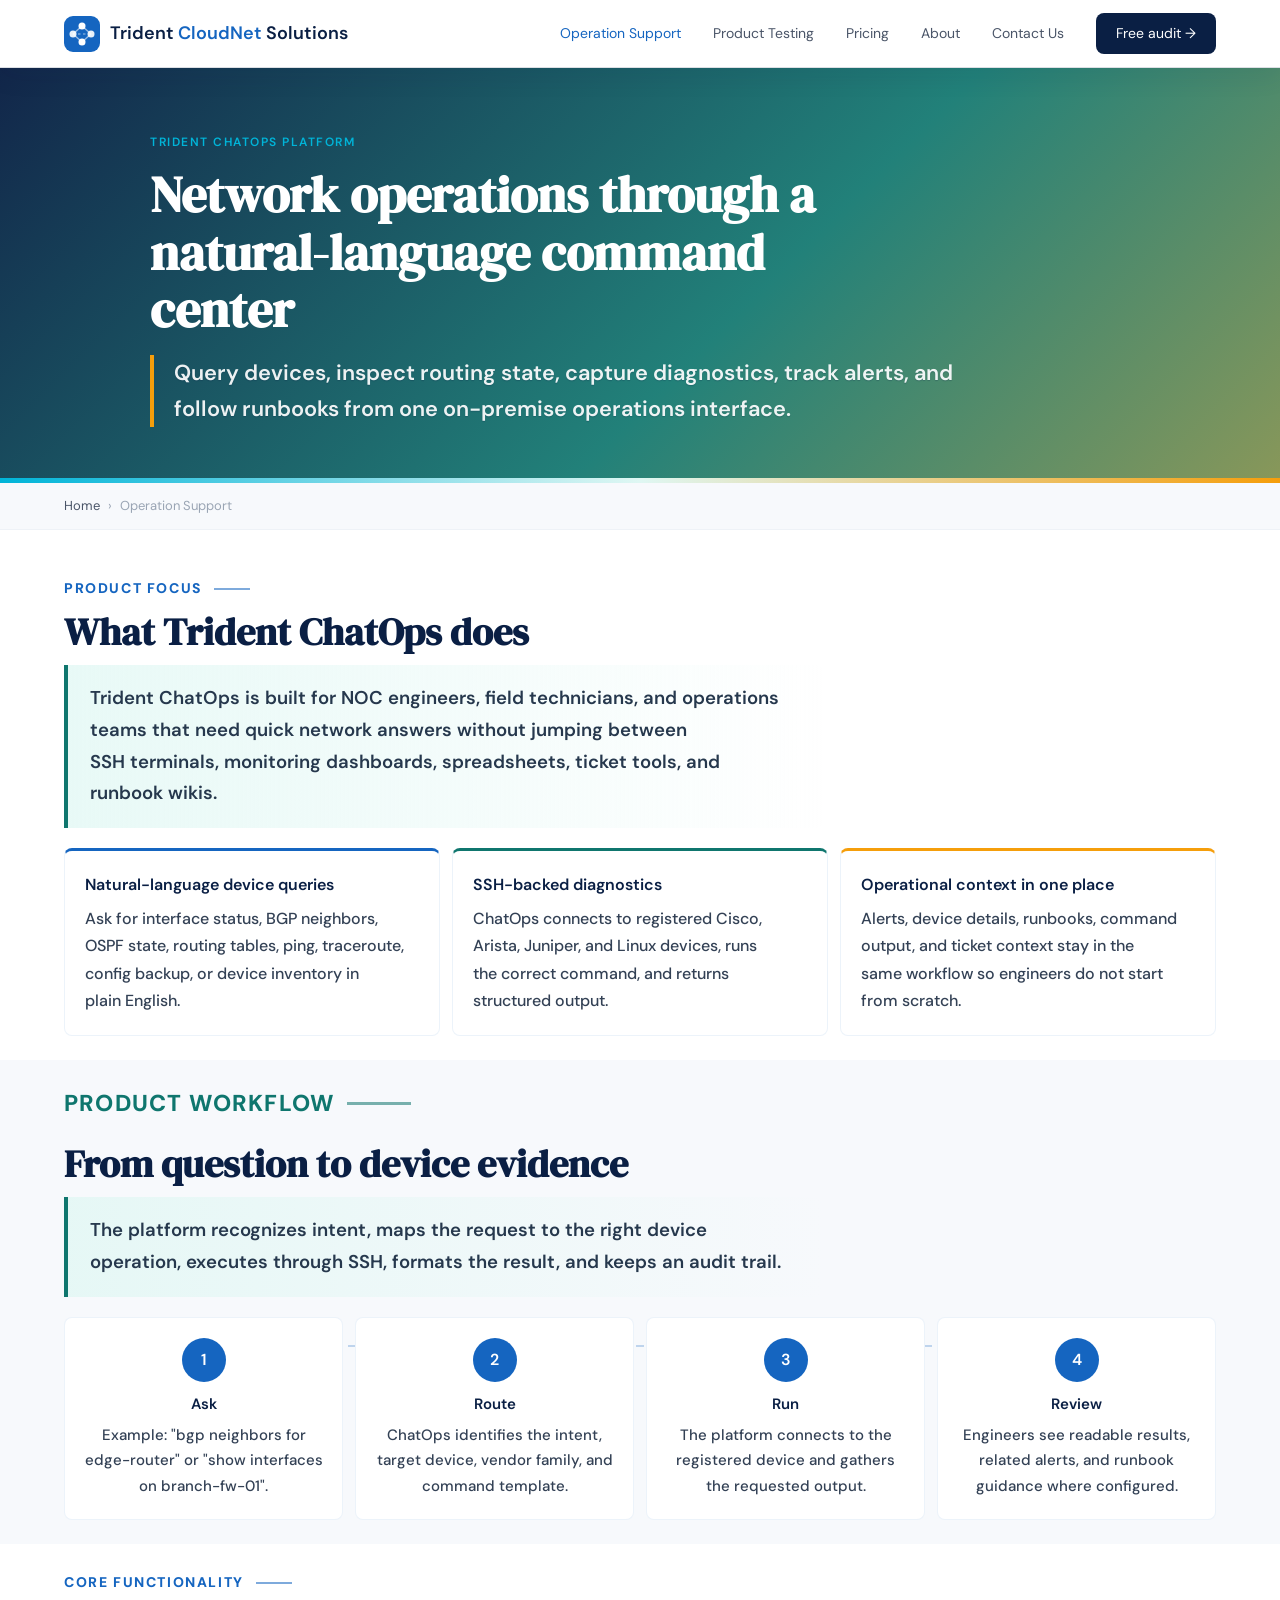
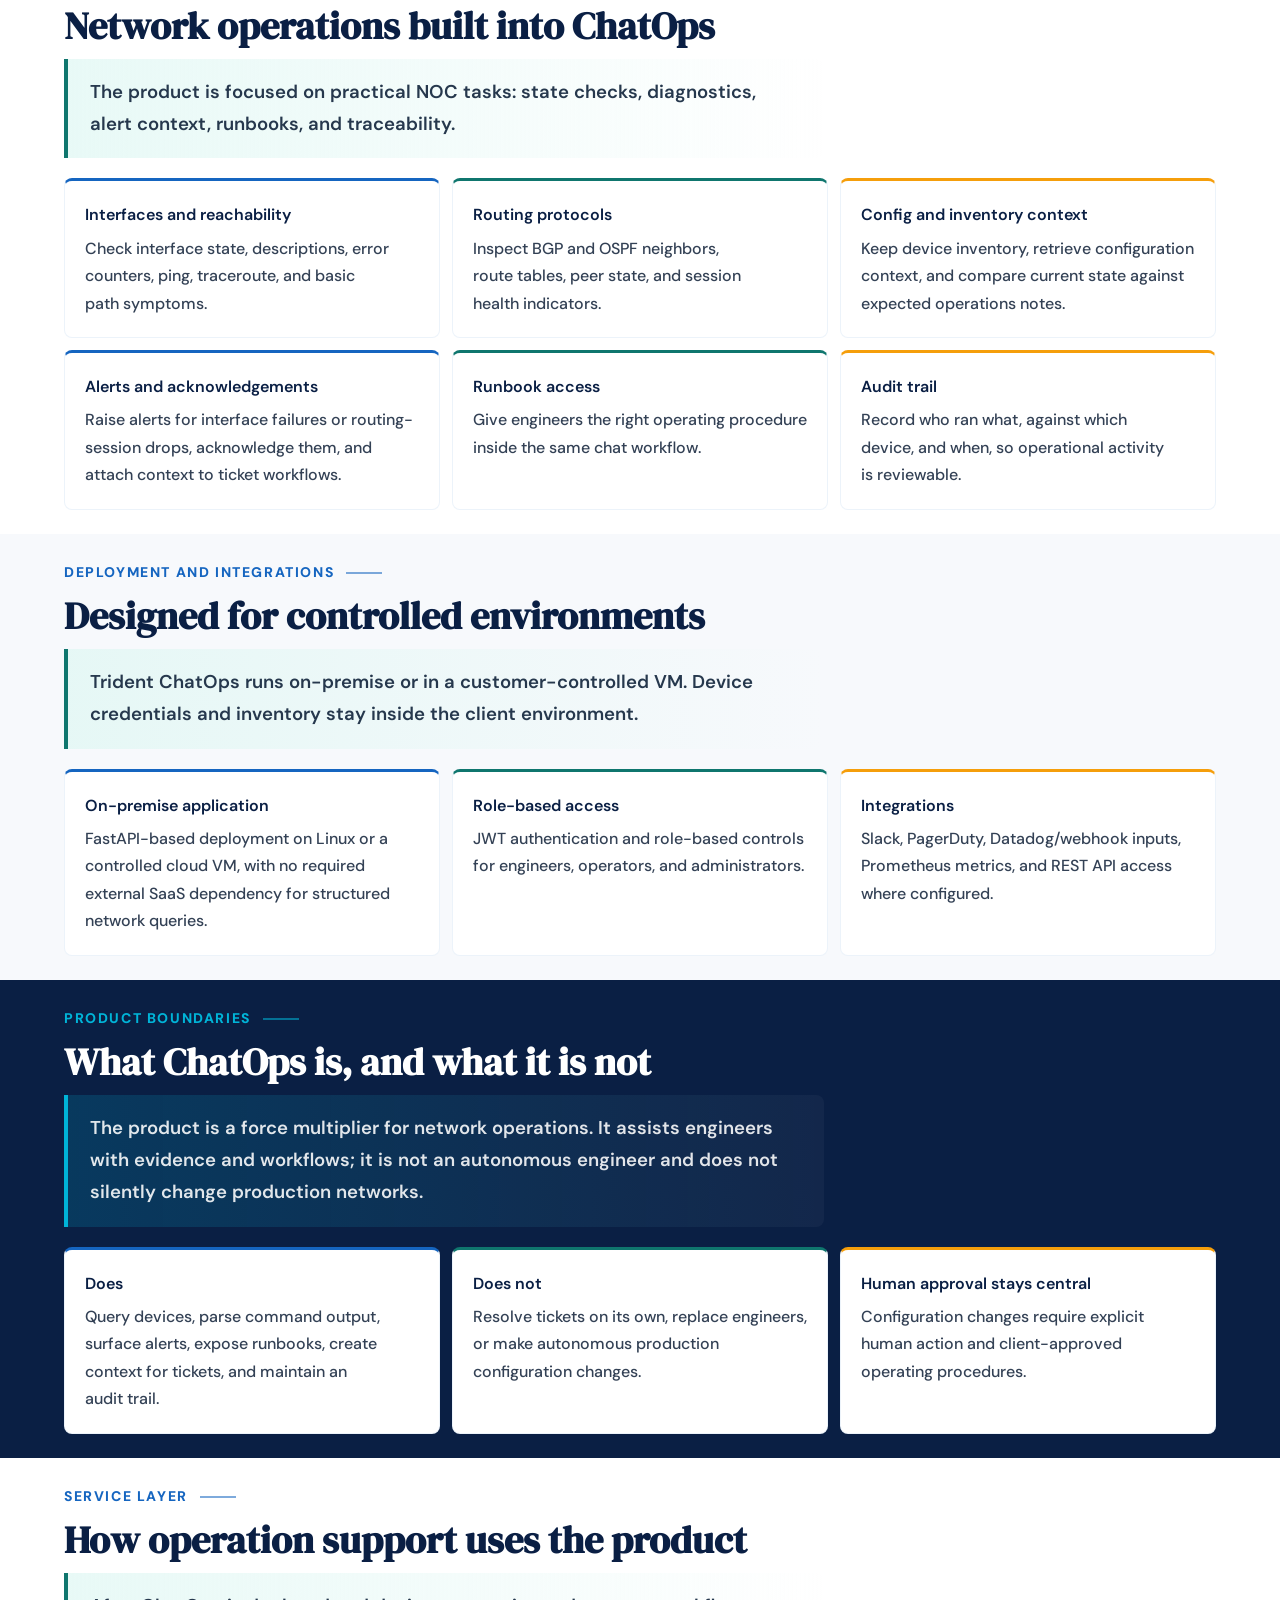
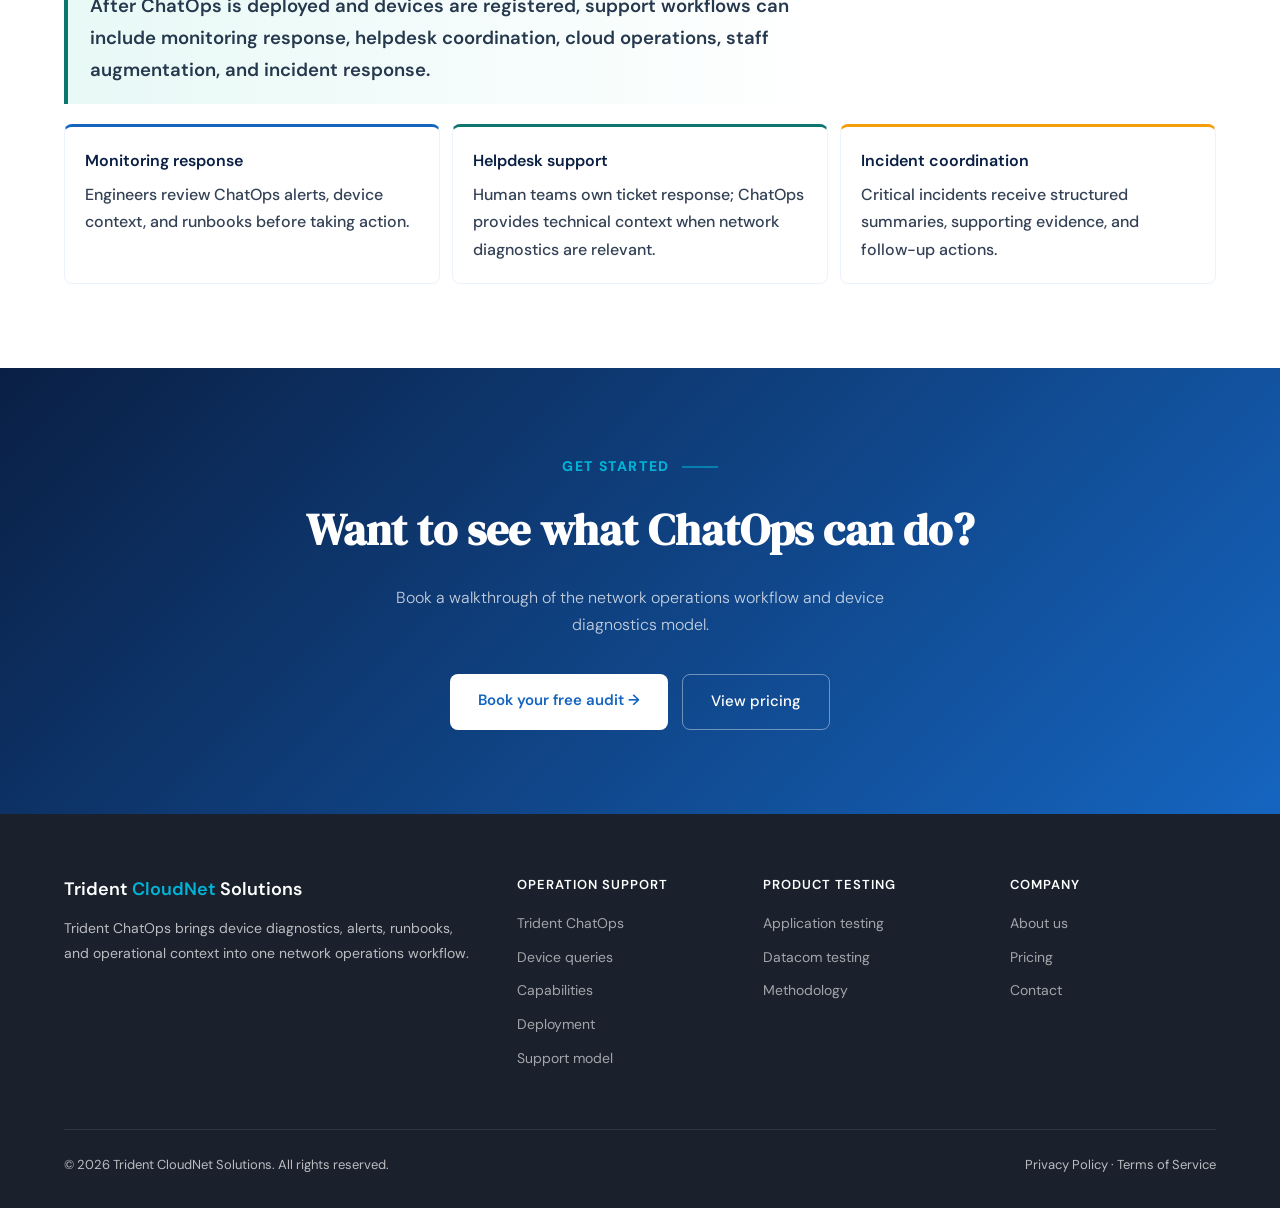
<file: operation-support.html>
<!DOCTYPE html>
<html lang="en">
<head>
<meta charset="UTF-8"/>
<meta name="viewport" content="width=device-width, initial-scale=1.0"/>
<title>Trident ChatOps Operation Support - Trident CloudNet Solutions</title>
<meta name="description" content="Trident ChatOps is a network operations platform for natural-language device queries, SSH-backed diagnostics, background monitoring, alerts, runbooks, and audit trails."/>
<link rel="preconnect" href="https://fonts.googleapis.com"/>
<link href="https://fonts.googleapis.com/css2?family=DM+Sans:ital,opsz,wght@0,9..40,300;0,9..40,400;0,9..40,500;0,9..40,600;1,9..40,300&family=DM+Serif+Display:ital@0;1&display=swap" rel="stylesheet"/>
<link rel="stylesheet" href="css/styles.css"/>
</head>
<body>

<nav>
  <a href="index.html" class="nav-logo">
    <svg viewBox="0 0 36 36" fill="none">
      <rect width="36" height="36" rx="9" fill="#1565C0"/>
      <circle cx="9" cy="18" r="3.5" fill="white" opacity=".9"/>
      <circle cx="27" cy="18" r="3.5" fill="white" opacity=".9"/>
      <circle cx="18" cy="10" r="3.5" fill="white"/>
      <circle cx="18" cy="26" r="3.5" fill="white"/>
      <line x1="9" y1="18" x2="18" y2="10" stroke="white" stroke-width="1.5" opacity=".55"/>
      <line x1="9" y1="18" x2="18" y2="26" stroke="white" stroke-width="1.5" opacity=".55"/>
      <line x1="27" y1="18" x2="18" y2="10" stroke="white" stroke-width="1.5" opacity=".55"/>
      <line x1="27" y1="18" x2="18" y2="26" stroke="white" stroke-width="1.5" opacity=".55"/>
      <line x1="9" y1="18" x2="27" y2="18" stroke="white" stroke-width="1.5" stroke-dasharray="2.5 2.5" opacity=".4"/>
    </svg>
    <span class="nav-logo-text">Trident <span>CloudNet</span> Solutions</span>
  </a>
  <div class="nav-links">
    <a href="operation-support.html" class="active">Operation Support</a>
    <a href="product-testing.html">Product Testing</a>
    <a href="pricing.html">Pricing</a>
    <a href="about.html">About</a>
    <a href="contact.html">Contact Us</a>
    <a href="contact.html" class="nav-cta">Free audit →</a>
  </div>
  <div class="nav-hamburger" onclick="toggleMenu()">
    <span></span><span></span><span></span>
  </div>
</nav>

<div class="page-hero">
  <div class="page-hero-inner">
    <div class="eyebrow">Trident ChatOps platform</div>
    <h1>Network operations through a natural-language command center</h1>
    <p>Query devices, inspect routing state, capture diagnostics, track alerts, and follow runbooks from one on-premise operations interface.</p>
  </div>
</div>

<div class="breadcrumb">
  <div class="breadcrumb-inner">
    <a href="index.html">Home</a>
    <span>&rsaquo;</span>
    <span>Operation Support</span>
  </div>
</div>

<section id="chatops" class="section-after-breadcrumb compact-section compact-bottom">
  <div class="section-inner">
    <div class="section-eyebrow">Product focus</div>
    <h2 class="section-title">What Trident ChatOps does</h2>
    <p class="section-sub">Trident ChatOps is built for NOC engineers, field technicians, and operations teams that need quick network answers without jumping between SSH terminals, monitoring dashboards, spreadsheets, ticket tools, and runbook wikis.</p>
    <div class="services-grid">
      <div class="service-card">
        <h3>Natural-language device queries</h3>
        <p>Ask for interface status, BGP neighbors, OSPF state, routing tables, ping, traceroute, config backup, or device inventory in plain English.</p>
      </div>
      <div class="service-card">
        <h3>SSH-backed diagnostics</h3>
        <p>ChatOps connects to registered Cisco, Arista, Juniper, and Linux devices, runs the correct command, and returns structured output.</p>
      </div>
      <div class="service-card">
        <h3>Operational context in one place</h3>
        <p>Alerts, device details, runbooks, command output, and ticket context stay in the same workflow so engineers do not start from scratch.</p>
      </div>
    </div>
  </div>
</section>

<section id="queries" class="compact-section compact-top compact-bottom" style="background:var(--gray-100)">
  <div class="section-inner">
    <div class="section-eyebrow prominent">Product workflow</div>
    <h2 class="section-title">From question to device evidence</h2>
    <p class="section-sub">The platform recognizes intent, maps the request to the right device operation, executes through SSH, formats the result, and keeps an audit trail.</p>
    <div class="how-grid">
      <div class="how-step"><div class="how-num">1</div><h3>Ask</h3><p>Example: "bgp neighbors for edge-router" or "show interfaces on branch-fw-01".</p></div>
      <div class="how-step"><div class="how-num">2</div><h3>Route</h3><p>ChatOps identifies the intent, target device, vendor family, and command template.</p></div>
      <div class="how-step"><div class="how-num">3</div><h3>Run</h3><p>The platform connects to the registered device and gathers the requested output.</p></div>
      <div class="how-step"><div class="how-num">4</div><h3>Review</h3><p>Engineers see readable results, related alerts, and runbook guidance where configured.</p></div>
    </div>
  </div>
</section>

<section id="capabilities" class="compact-section compact-top compact-bottom">
  <div class="section-inner">
    <div class="section-eyebrow">Core functionality</div>
    <h2 class="section-title">Network operations built into ChatOps</h2>
    <p class="section-sub">The product is focused on practical NOC tasks: state checks, diagnostics, alert context, runbooks, and traceability.</p>
    <div class="services-grid">
      <div class="service-card"><h3>Interfaces and reachability</h3><p>Check interface state, descriptions, error counters, ping, traceroute, and basic path symptoms.</p></div>
      <div class="service-card"><h3>Routing protocols</h3><p>Inspect BGP and OSPF neighbors, route tables, peer state, and session health indicators.</p></div>
      <div class="service-card"><h3>Config and inventory context</h3><p>Keep device inventory, retrieve configuration context, and compare current state against expected operations notes.</p></div>
      <div class="service-card"><h3>Alerts and acknowledgements</h3><p>Raise alerts for interface failures or routing-session drops, acknowledge them, and attach context to ticket workflows.</p></div>
      <div class="service-card"><h3>Runbook access</h3><p>Give engineers the right operating procedure inside the same chat workflow.</p></div>
      <div class="service-card"><h3>Audit trail</h3><p>Record who ran what, against which device, and when, so operational activity is reviewable.</p></div>
    </div>
  </div>
</section>

<section id="deployment" class="compact-section compact-top compact-bottom" style="background:var(--gray-100)">
  <div class="section-inner">
    <div class="section-eyebrow">Deployment and integrations</div>
    <h2 class="section-title">Designed for controlled environments</h2>
    <p class="section-sub">Trident ChatOps runs on-premise or in a customer-controlled VM. Device credentials and inventory stay inside the client environment.</p>
    <div class="services-grid">
      <div class="service-card"><h3>On-premise application</h3><p>FastAPI-based deployment on Linux or a controlled cloud VM, with no required external SaaS dependency for structured network queries.</p></div>
      <div class="service-card"><h3>Role-based access</h3><p>JWT authentication and role-based controls for engineers, operators, and administrators.</p></div>
      <div class="service-card"><h3>Integrations</h3><p>Slack, PagerDuty, Datadog/webhook inputs, Prometheus metrics, and REST API access where configured.</p></div>
    </div>
  </div>
</section>

<section id="boundaries" class="compact-section compact-top compact-bottom" style="background:var(--navy)">
  <div class="section-inner">
    <div class="section-eyebrow" style="color:var(--accent)">Product boundaries</div>
    <h2 class="section-title" style="color:white">What ChatOps is, and what it is not</h2>
    <p class="section-sub on-dark">The product is a force multiplier for network operations. It assists engineers with evidence and workflows; it is not an autonomous engineer and does not silently change production networks.</p>
    <div class="services-grid">
      <div class="service-card"><h3>Does</h3><p>Query devices, parse command output, surface alerts, expose runbooks, create context for tickets, and maintain an audit trail.</p></div>
      <div class="service-card"><h3>Does not</h3><p>Resolve tickets on its own, replace engineers, or make autonomous production configuration changes.</p></div>
      <div class="service-card"><h3>Human approval stays central</h3><p>Configuration changes require explicit human action and client-approved operating procedures.</p></div>
    </div>
  </div>
</section>

<section id="support-model" class="compact-section compact-top">
  <div class="section-inner">
    <div class="section-eyebrow">Service layer</div>
    <h2 class="section-title">How operation support uses the product</h2>
    <p class="section-sub">After ChatOps is deployed and devices are registered, support workflows can include monitoring response, helpdesk coordination, cloud operations, staff augmentation, and incident response.</p>
    <div class="services-grid">
      <div class="service-card"><h3>Monitoring response</h3><p>Engineers review ChatOps alerts, device context, and runbooks before taking action.</p></div>
      <div class="service-card"><h3>Helpdesk support</h3><p>Human teams own ticket response; ChatOps provides technical context when network diagnostics are relevant.</p></div>
      <div class="service-card"><h3>Incident coordination</h3><p>Critical incidents receive structured summaries, supporting evidence, and follow-up actions.</p></div>
    </div>
  </div>
</section>

<section class="cta-section">
  <div class="section-inner">
    <div class="section-eyebrow" style="color:#00B4D8">Get started</div>
    <h2>Want to see what ChatOps can do?</h2>
    <p>Book a walkthrough of the network operations workflow and device diagnostics model.</p>
    <div class="cta-btns">
      <a href="contact.html" class="btn-white">Book your free audit →</a>
      <a href="pricing.html" class="btn-ghost">View pricing</a>
    </div>
  </div>
</section>

<footer>
  <div class="footer-inner">
    <div class="footer-top">
      <div class="footer-brand">
        <h3>Trident <span>CloudNet</span> Solutions</h3>
        <p>Trident ChatOps brings device diagnostics, alerts, runbooks, and operational context into one network operations workflow.</p>
      </div>
      <div class="footer-col">
        <h4>Operation Support</h4>
        <a href="operation-support.html#chatops">Trident ChatOps</a>
        <a href="operation-support.html#queries">Device queries</a>
        <a href="operation-support.html#capabilities">Capabilities</a>
        <a href="operation-support.html#deployment">Deployment</a>
        <a href="operation-support.html#support-model">Support model</a>
      </div>
      <div class="footer-col">
        <h4>Product Testing</h4>
        <a href="product-testing.html#application">Application testing</a>
        <a href="product-testing.html#datacom">Datacom testing</a>
        <a href="product-testing.html#methodology">Methodology</a>
      </div>
      <div class="footer-col">
        <h4>Company</h4>
        <a href="about.html">About us</a>
        <a href="pricing.html">Pricing</a>
        <a href="contact.html">Contact</a>
      </div>
    </div>
    <div class="footer-bottom">
      <span>&copy; 2026 Trident CloudNet Solutions. All rights reserved.</span>
      <span>Privacy Policy · Terms of Service</span>
    </div>
  </div>
</footer>

<script src="js/main.js"></script>
</body>
</html>
</file>
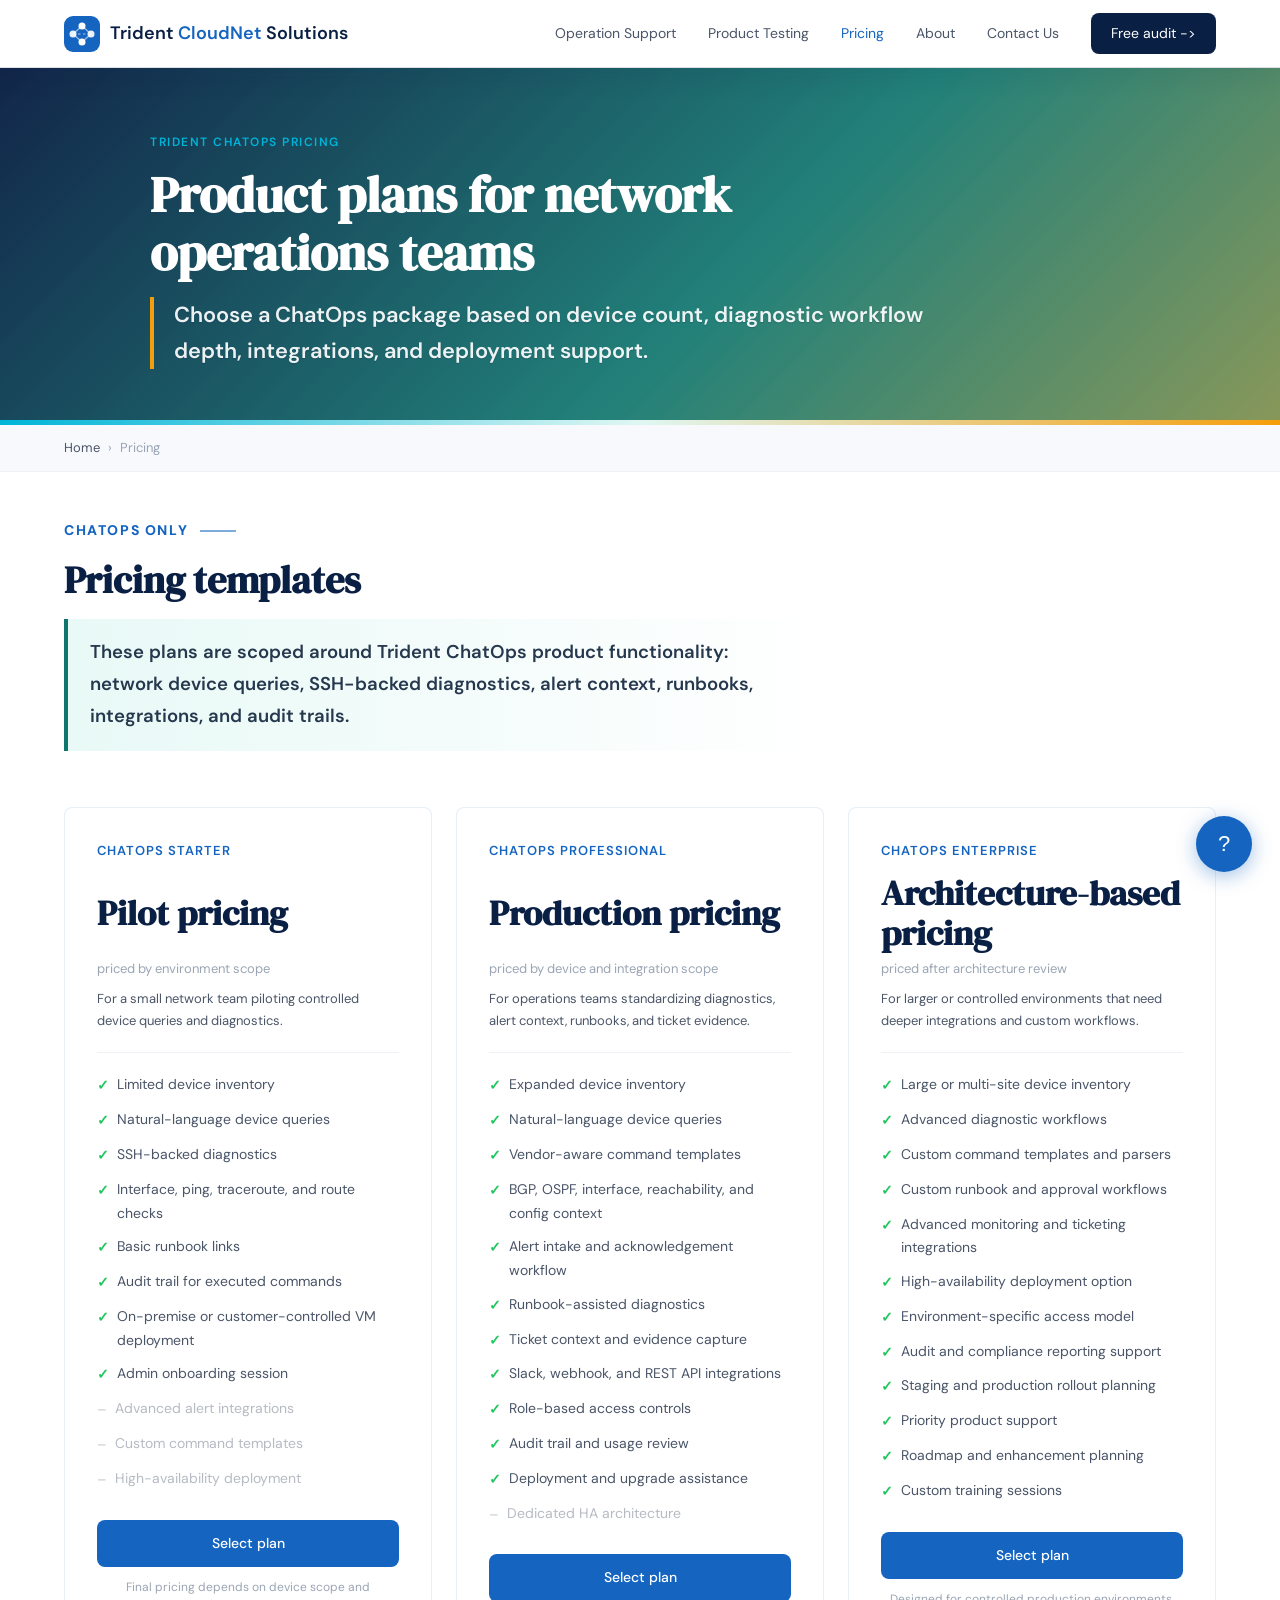
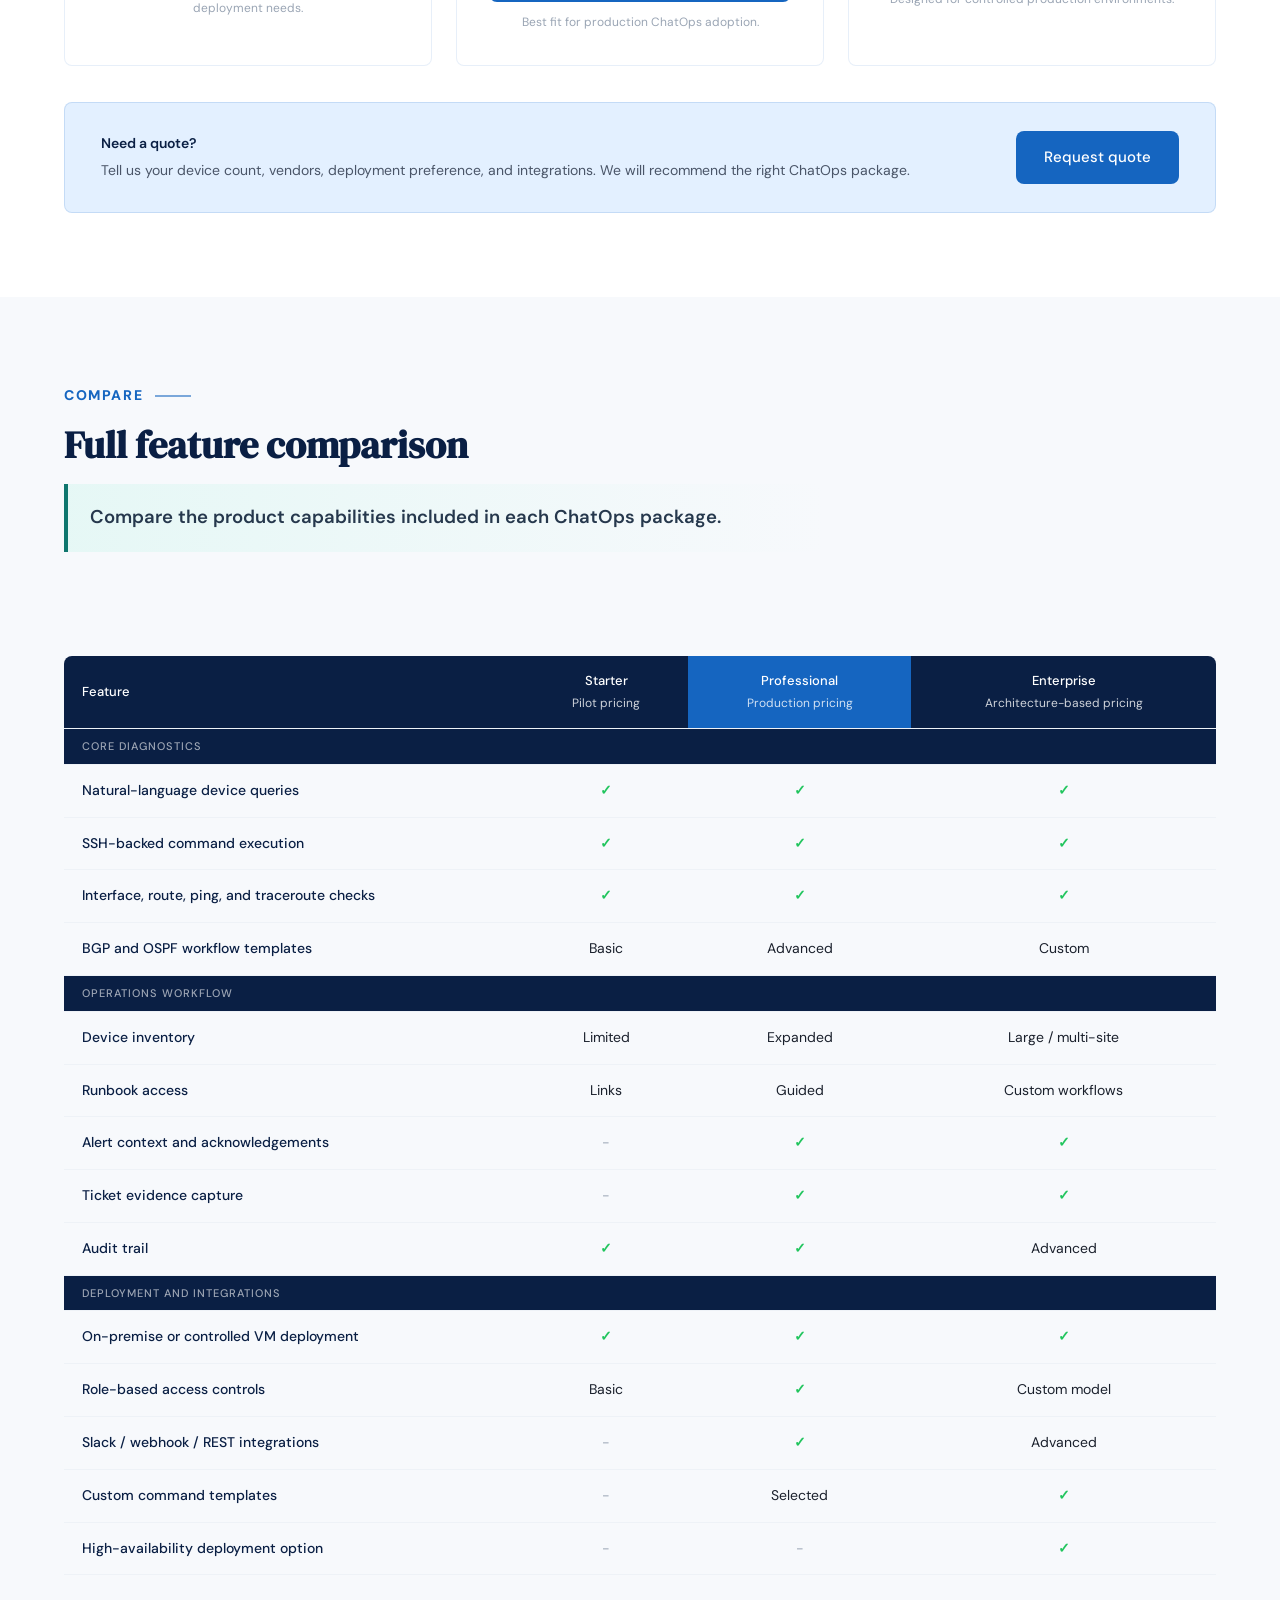
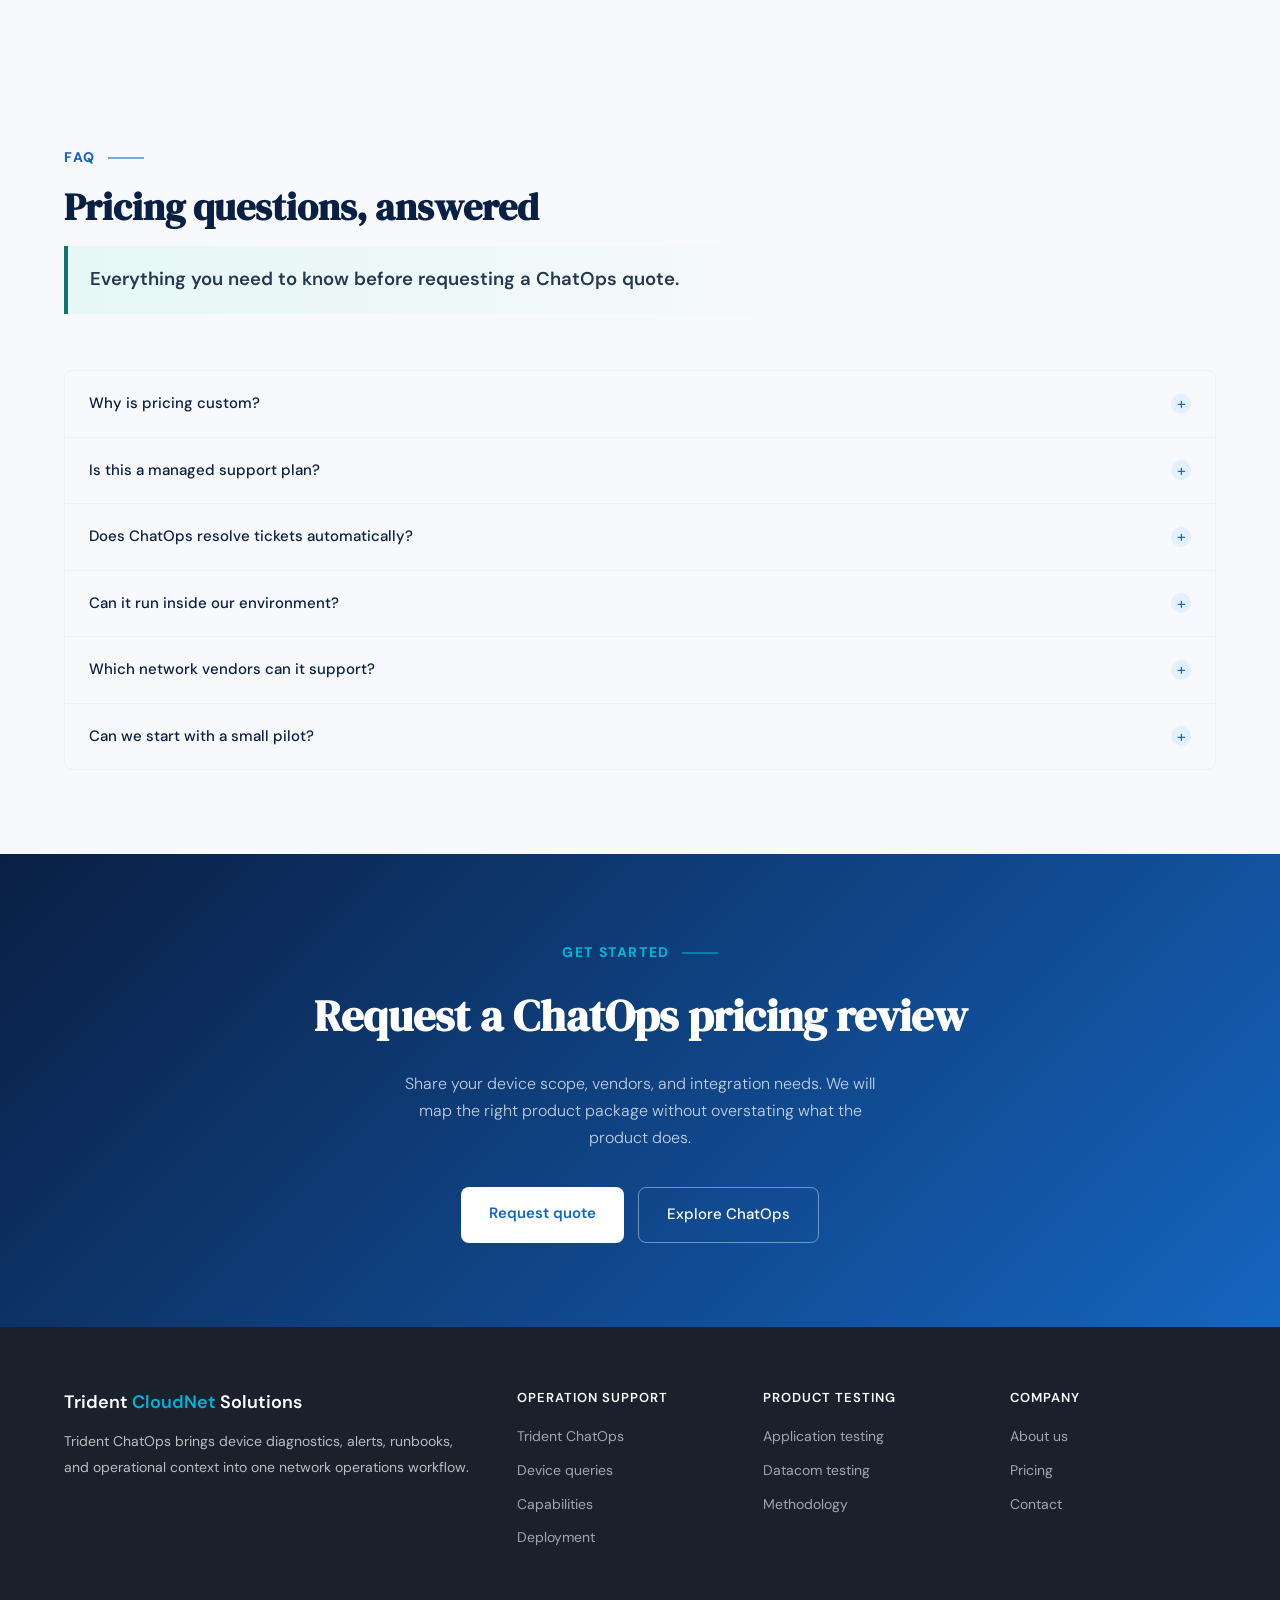
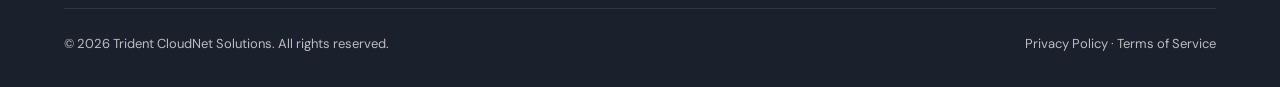
<file: pricing.html>
<!DOCTYPE html>
<html lang="en">
<head>
<meta charset="UTF-8"/>
<meta name="viewport" content="width=device-width, initial-scale=1.0"/>
<title>Trident ChatOps Pricing - Trident CloudNet Solutions</title>
<meta name="description" content="Trident ChatOps pricing templates for on-premise network diagnostics, device queries, monitoring context, runbooks, integrations, and audit trails."/>
<link rel="preconnect" href="https://fonts.googleapis.com"/>
<link href="https://fonts.googleapis.com/css2?family=DM+Sans:ital,opsz,wght@0,9..40,300;0,9..40,400;0,9..40,500;0,9..40,600;1,9..40,300&family=DM+Serif+Display:ital@0;1&display=swap" rel="stylesheet"/>
<link rel="stylesheet" href="css/styles.css"/>
</head>
<body>

<nav>
  <a href="index.html" class="nav-logo">
    <svg viewBox="0 0 36 36" fill="none">
      <rect width="36" height="36" rx="9" fill="#1565C0"/>
      <circle cx="9" cy="18" r="3.5" fill="white" opacity=".9"/>
      <circle cx="27" cy="18" r="3.5" fill="white" opacity=".9"/>
      <circle cx="18" cy="10" r="3.5" fill="white"/>
      <circle cx="18" cy="26" r="3.5" fill="white"/>
      <line x1="9" y1="18" x2="18" y2="10" stroke="white" stroke-width="1.5" opacity=".55"/>
      <line x1="9" y1="18" x2="18" y2="26" stroke="white" stroke-width="1.5" opacity=".55"/>
      <line x1="27" y1="18" x2="18" y2="10" stroke="white" stroke-width="1.5" opacity=".55"/>
      <line x1="27" y1="18" x2="18" y2="26" stroke="white" stroke-width="1.5" opacity=".55"/>
      <line x1="9" y1="18" x2="27" y2="18" stroke="white" stroke-width="1.5" stroke-dasharray="2.5 2.5" opacity=".4"/>
    </svg>
    <span class="nav-logo-text">Trident <span>CloudNet</span> Solutions</span>
  </a>
  <div class="nav-links">
    <a href="operation-support.html">Operation Support</a>
    <a href="product-testing.html">Product Testing</a>
    <a href="pricing.html" class="active">Pricing</a>
    <a href="about.html">About</a>
    <a href="contact.html">Contact Us</a>
    <a href="contact.html" class="nav-cta">Free audit -></a>
  </div>
  <div class="nav-hamburger" onclick="toggleMenu()">
    <span></span><span></span><span></span>
  </div>
</nav>

<div class="page-hero">
  <div class="page-hero-inner">
    <div class="eyebrow">Trident ChatOps pricing</div>
    <h1>Product plans for network operations teams</h1>
    <p>Choose a ChatOps package based on device count, diagnostic workflow depth, integrations, and deployment support.</p>
  </div>
</div>

<div class="breadcrumb">
  <div class="breadcrumb-inner">
    <a href="index.html">Home</a>
    <span>&rsaquo;</span>
    <span>Pricing</span>
  </div>
</div>

<section class="section-after-breadcrumb">
  <div class="section-inner">
    <div class="section-eyebrow">ChatOps only</div>
    <h2 class="section-title">Pricing templates</h2>
    <p class="section-sub">These plans are scoped around Trident ChatOps product functionality: network device queries, SSH-backed diagnostics, alert context, runbooks, integrations, and audit trails.</p>

    <div class="pricing-grid">
      <div class="price-card">
        <div class="price-tier">ChatOps Starter</div>
        <div class="price-amount">Pilot pricing</div>
        <div class="price-period">priced by environment scope</div>
        <div class="price-desc">For a small network team piloting controlled device queries and diagnostics.</div>
        <ul class="price-features">
          <li>Limited device inventory</li>
          <li>Natural-language device queries</li>
          <li>SSH-backed diagnostics</li>
          <li>Interface, ping, traceroute, and route checks</li>
          <li>Basic runbook links</li>
          <li>Audit trail for executed commands</li>
          <li>On-premise or customer-controlled VM deployment</li>
          <li>Admin onboarding session</li>
          <li class="na">Advanced alert integrations</li>
          <li class="na">Custom command templates</li>
          <li class="na">High-availability deployment</li>
        </ul>
        <a href="contact.html?plan=chatops-starter" class="btn-primary">Select plan</a>
        <p style="font-size:12px;color:var(--gray-400);text-align:center;margin-top:10px">Final pricing depends on device scope and deployment needs.</p>
      </div>

      <div class="price-card">
        <div class="price-tier">ChatOps Professional</div>
        <div class="price-amount">Production pricing</div>
        <div class="price-period">priced by device and integration scope</div>
        <div class="price-desc">For operations teams standardizing diagnostics, alert context, runbooks, and ticket evidence.</div>
        <ul class="price-features">
          <li>Expanded device inventory</li>
          <li>Natural-language device queries</li>
          <li>Vendor-aware command templates</li>
          <li>BGP, OSPF, interface, reachability, and config context</li>
          <li>Alert intake and acknowledgement workflow</li>
          <li>Runbook-assisted diagnostics</li>
          <li>Ticket context and evidence capture</li>
          <li>Slack, webhook, and REST API integrations</li>
          <li>Role-based access controls</li>
          <li>Audit trail and usage review</li>
          <li>Deployment and upgrade assistance</li>
          <li class="na">Dedicated HA architecture</li>
        </ul>
        <a href="contact.html?plan=chatops-professional" class="btn-primary">Select plan</a>
        <p style="font-size:12px;color:var(--gray-400);text-align:center;margin-top:10px">Best fit for production ChatOps adoption.</p>
      </div>

      <div class="price-card">
        <div class="price-tier">ChatOps Enterprise</div>
        <div class="price-amount">Architecture-based pricing</div>
        <div class="price-period">priced after architecture review</div>
        <div class="price-desc">For larger or controlled environments that need deeper integrations and custom workflows.</div>
        <ul class="price-features">
          <li>Large or multi-site device inventory</li>
          <li>Advanced diagnostic workflows</li>
          <li>Custom command templates and parsers</li>
          <li>Custom runbook and approval workflows</li>
          <li>Advanced monitoring and ticketing integrations</li>
          <li>High-availability deployment option</li>
          <li>Environment-specific access model</li>
          <li>Audit and compliance reporting support</li>
          <li>Staging and production rollout planning</li>
          <li>Priority product support</li>
          <li>Roadmap and enhancement planning</li>
          <li>Custom training sessions</li>
        </ul>
        <a href="contact.html?plan=chatops-enterprise" class="btn-primary">Select plan</a>
        <p style="font-size:12px;color:var(--gray-400);text-align:center;margin-top:10px">Designed for controlled production environments.</p>
      </div>
    </div>

    <div style="background:var(--blue-pale);border:1px solid rgba(21,101,192,0.15);border-radius:var(--radius);padding:28px 36px;margin-top:36px;display:flex;justify-content:space-between;align-items:center;flex-wrap:wrap;gap:20px">
      <div>
        <div style="font-size:14px;font-weight:600;color:var(--navy);margin-bottom:4px">Need a quote?</div>
        <div style="font-size:14px;color:var(--gray-600)">Tell us your device count, vendors, deployment preference, and integrations. We will recommend the right ChatOps package.</div>
      </div>
      <a href="contact.html" class="btn-primary" style="white-space:nowrap">Request quote</a>
    </div>
  </div>
</section>

<section style="background:var(--gray-100)">
  <div class="section-inner">
    <div class="section-eyebrow">Compare</div>
    <h2 class="section-title">Full feature comparison</h2>
    <p class="section-sub">Compare the product capabilities included in each ChatOps package.</p>

    <div style="overflow-x:auto">
      <table class="compare-table">
        <thead>
          <tr>
            <th style="width:40%">Feature</th>
            <th style="text-align:center">Starter<br><span style="font-weight:400;font-size:12px;opacity:.8">Pilot pricing</span></th>
            <th style="text-align:center;background:#1565C0">Professional<br><span style="font-weight:400;font-size:12px;opacity:.8">Production pricing</span></th>
            <th style="text-align:center">Enterprise<br><span style="font-weight:400;font-size:12px;opacity:.8">Architecture-based pricing</span></th>
          </tr>
        </thead>
        <tbody>
          <tr><td colspan="4" style="background:var(--navy);color:rgba(255,255,255,0.6);font-size:11px;text-transform:uppercase;letter-spacing:1px;padding:8px 18px">Core diagnostics</td></tr>
          <tr><td>Natural-language device queries</td><td style="text-align:center" class="check">&check;</td><td style="text-align:center" class="check">&check;</td><td style="text-align:center" class="check">&check;</td></tr>
          <tr><td>SSH-backed command execution</td><td style="text-align:center" class="check">&check;</td><td style="text-align:center" class="check">&check;</td><td style="text-align:center" class="check">&check;</td></tr>
          <tr><td>Interface, route, ping, and traceroute checks</td><td style="text-align:center" class="check">&check;</td><td style="text-align:center" class="check">&check;</td><td style="text-align:center" class="check">&check;</td></tr>
          <tr><td>BGP and OSPF workflow templates</td><td style="text-align:center">Basic</td><td style="text-align:center">Advanced</td><td style="text-align:center">Custom</td></tr>

          <tr><td colspan="4" style="background:var(--navy);color:rgba(255,255,255,0.6);font-size:11px;text-transform:uppercase;letter-spacing:1px;padding:8px 18px">Operations workflow</td></tr>
          <tr><td>Device inventory</td><td style="text-align:center">Limited</td><td style="text-align:center">Expanded</td><td style="text-align:center">Large / multi-site</td></tr>
          <tr><td>Runbook access</td><td style="text-align:center">Links</td><td style="text-align:center">Guided</td><td style="text-align:center">Custom workflows</td></tr>
          <tr><td>Alert context and acknowledgements</td><td style="text-align:center" class="dash">-</td><td style="text-align:center" class="check">&check;</td><td style="text-align:center" class="check">&check;</td></tr>
          <tr><td>Ticket evidence capture</td><td style="text-align:center" class="dash">-</td><td style="text-align:center" class="check">&check;</td><td style="text-align:center" class="check">&check;</td></tr>
          <tr><td>Audit trail</td><td style="text-align:center" class="check">&check;</td><td style="text-align:center" class="check">&check;</td><td style="text-align:center">Advanced</td></tr>

          <tr><td colspan="4" style="background:var(--navy);color:rgba(255,255,255,0.6);font-size:11px;text-transform:uppercase;letter-spacing:1px;padding:8px 18px">Deployment and integrations</td></tr>
          <tr><td>On-premise or controlled VM deployment</td><td style="text-align:center" class="check">&check;</td><td style="text-align:center" class="check">&check;</td><td style="text-align:center" class="check">&check;</td></tr>
          <tr><td>Role-based access controls</td><td style="text-align:center">Basic</td><td style="text-align:center" class="check">&check;</td><td style="text-align:center">Custom model</td></tr>
          <tr><td>Slack / webhook / REST integrations</td><td style="text-align:center" class="dash">-</td><td style="text-align:center" class="check">&check;</td><td style="text-align:center">Advanced</td></tr>
          <tr><td>Custom command templates</td><td style="text-align:center" class="dash">-</td><td style="text-align:center">Selected</td><td style="text-align:center" class="check">&check;</td></tr>
          <tr><td>High-availability deployment option</td><td style="text-align:center" class="dash">-</td><td style="text-align:center" class="dash">-</td><td style="text-align:center" class="check">&check;</td></tr>
        </tbody>
      </table>
    </div>
  </div>
</section>

<section style="background:var(--gray-100)">
  <div class="section-inner">
    <div class="section-eyebrow">FAQ</div>
    <h2 class="section-title">Pricing questions, answered</h2>
    <p class="section-sub">Everything you need to know before requesting a ChatOps quote.</p>
    <div class="faq-list">
      <div class="faq-item">
        <div class="faq-q">Why is pricing custom? <span class="icon">+</span></div>
        <div class="faq-a">ChatOps pricing depends on the number of devices, network vendors, deployment model, integrations, and custom workflow requirements. We scope the environment first so the quote is realistic.</div>
      </div>
      <div class="faq-item">
        <div class="faq-q">Is this a managed support plan? <span class="icon">+</span></div>
        <div class="faq-a">No. This pricing page is for the Trident ChatOps product. The product helps teams query devices, capture diagnostics, review alerts, follow runbooks, and maintain an audit trail.</div>
      </div>
      <div class="faq-item">
        <div class="faq-q">Does ChatOps resolve tickets automatically? <span class="icon">+</span></div>
        <div class="faq-a">No. ChatOps provides diagnostics, evidence, runbook context, and workflow support. Human operators remain responsible for approvals, ticket decisions, and production changes.</div>
      </div>
      <div class="faq-item">
        <div class="faq-q">Can it run inside our environment? <span class="icon">+</span></div>
        <div class="faq-a">Yes. ChatOps is designed for on-premise or customer-controlled VM deployment, with inventory and credentials kept inside the client environment.</div>
      </div>
      <div class="faq-item">
        <div class="faq-q">Which network vendors can it support? <span class="icon">+</span></div>
        <div class="faq-a">The product can be scoped for common network platforms such as Cisco, Arista, Juniper, and Linux-based systems. Vendor coverage is confirmed during discovery.</div>
      </div>
      <div class="faq-item">
        <div class="faq-q">Can we start with a small pilot? <span class="icon">+</span></div>
        <div class="faq-a">Yes. A pilot can focus on a limited device set and a small group of diagnostic workflows before expanding into broader operations coverage.</div>
      </div>
    </div>
  </div>
</section>

<section class="cta-section">
  <div class="section-inner">
    <div class="section-eyebrow" style="color:#00B4D8">Get started</div>
    <h2>Request a ChatOps pricing review</h2>
    <p>Share your device scope, vendors, and integration needs. We will map the right product package without overstating what the product does.</p>
    <div class="cta-btns">
      <a href="contact.html" class="btn-white">Request quote</a>
      <a href="operation-support.html" class="btn-ghost">Explore ChatOps</a>
    </div>
  </div>
</section>

<footer>
  <div class="footer-inner">
    <div class="footer-top">
      <div class="footer-brand">
        <h3>Trident <span>CloudNet</span> Solutions</h3>
        <p>Trident ChatOps brings device diagnostics, alerts, runbooks, and operational context into one network operations workflow.</p>
      </div>
      <div class="footer-col">
        <h4>Operation Support</h4>
        <a href="operation-support.html#chatops">Trident ChatOps</a>
        <a href="operation-support.html#queries">Device queries</a>
        <a href="operation-support.html#capabilities">Capabilities</a>
        <a href="operation-support.html#deployment">Deployment</a>
      </div>
      <div class="footer-col">
        <h4>Product Testing</h4>
        <a href="product-testing.html#application">Application testing</a>
        <a href="product-testing.html#datacom">Datacom testing</a>
        <a href="product-testing.html#methodology">Methodology</a>
      </div>
      <div class="footer-col">
        <h4>Company</h4>
        <a href="about.html">About us</a>
        <a href="pricing.html">Pricing</a>
        <a href="contact.html">Contact</a>
      </div>
    </div>
    <div class="footer-bottom">
      <span>&copy; 2026 Trident CloudNet Solutions. All rights reserved.</span>
      <span>Privacy Policy &middot; Terms of Service</span>
    </div>
  </div>
</footer>

<div class="chat-widget">
  <div class="chat-panel" id="chatPanel">
    <div class="chat-header">
      <div class="chat-avatar">TC</div>
      <div class="chat-header-info">
        <h4>Trident CloudNet Site Assistant</h4>
        <p>Answers product questions</p>
      </div>
    </div>
    <div class="chat-messages" id="chatMessages">
      <div class="chat-msg bot">Have ChatOps pricing questions? I can help with product scope.</div>
    </div>
    <div class="chat-quick" id="quickBtns">
      <button class="chat-quick-btn" onclick="quickMsg('What ChatOps plan should I choose?')">Plan fit</button>
      <button class="chat-quick-btn" onclick="quickMsg('What integrations does ChatOps support?')">Integrations</button>
      <button class="chat-quick-btn" onclick="quickMsg('Book a free audit')">Free audit</button>
    </div>
    <div class="chat-input-row">
      <input type="text" id="chatInput" placeholder="Type a message..." onkeypress="handleKey(event)"/>
      <button class="chat-send" onclick="sendMsg()">
        <svg viewBox="0 0 24 24"><path d="M22 2L11 13M22 2L15 22 11 13 2 9l20-7z"/></svg>
      </button>
    </div>
  </div>
  <button class="chat-btn" onclick="toggleChat()" title="Chat with us">?</button>
</div>

<script src="js/main.js"></script>
</body>
</html>
</file>
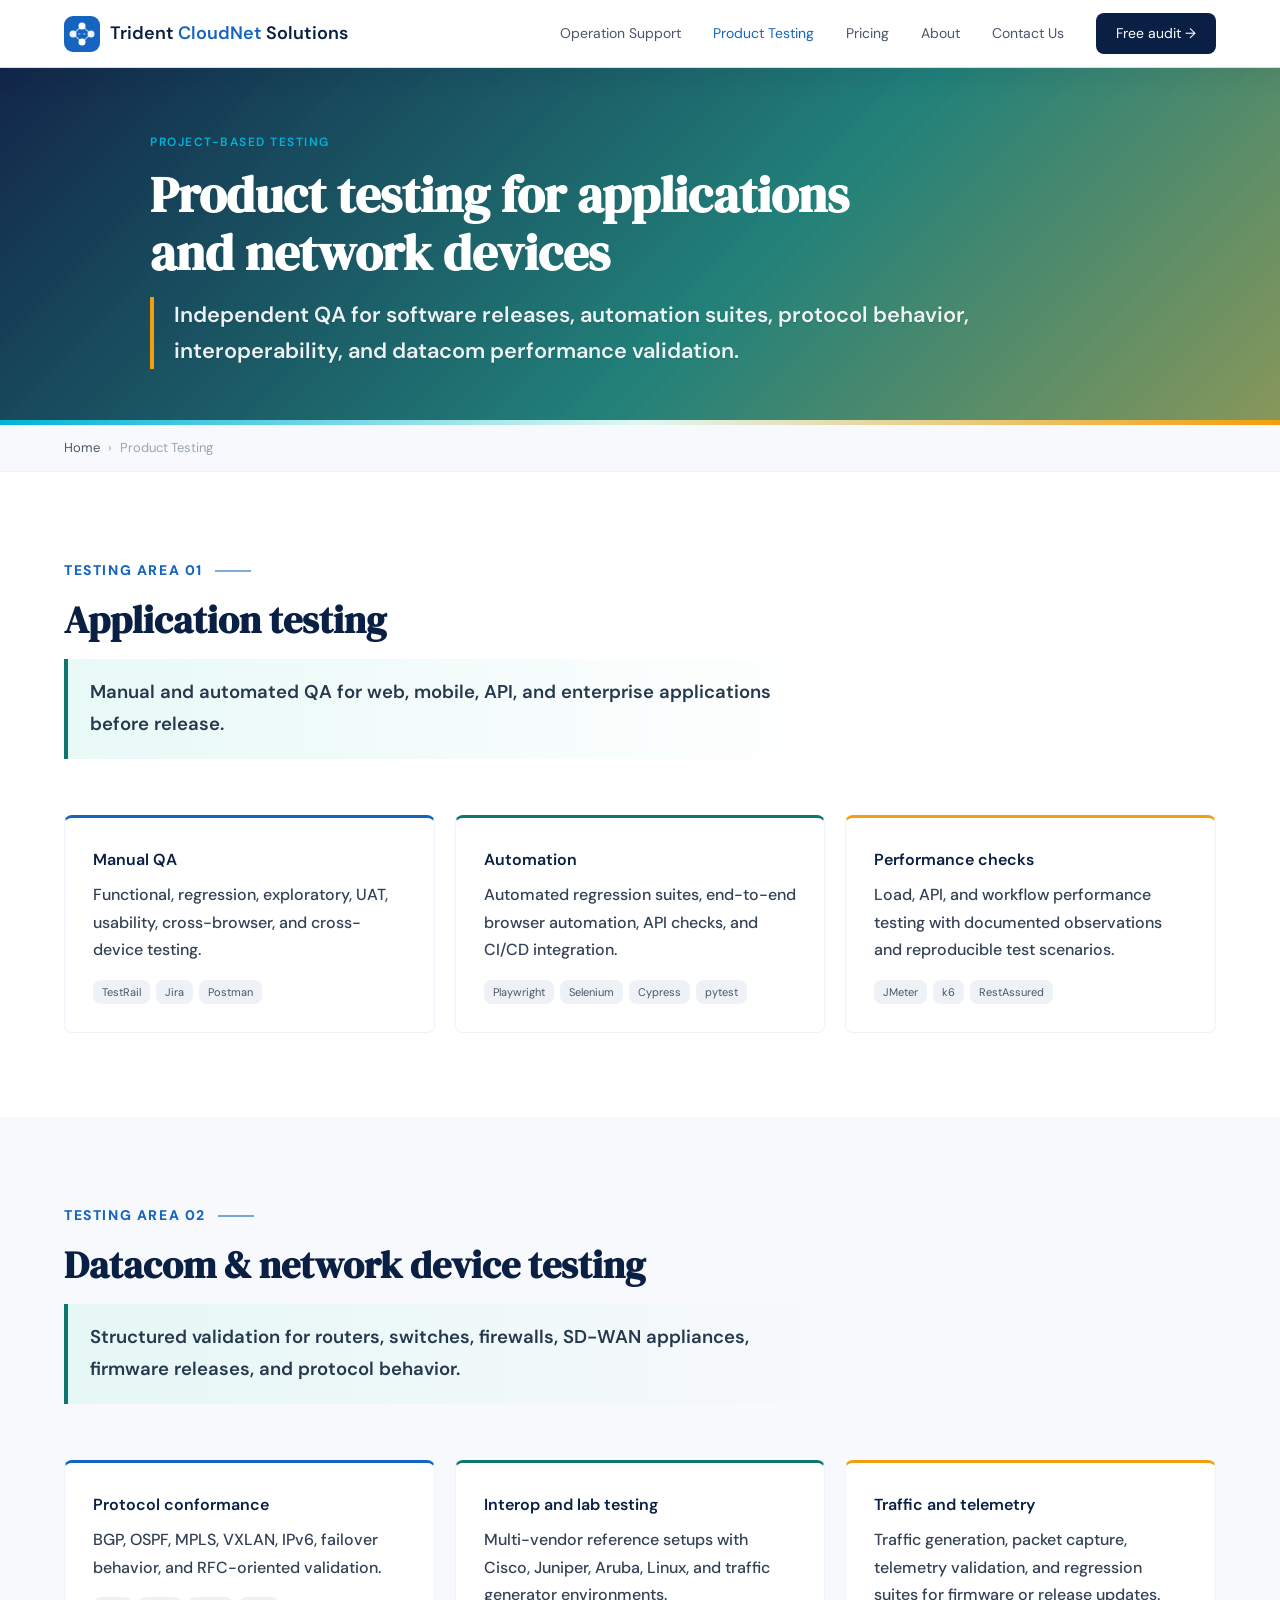
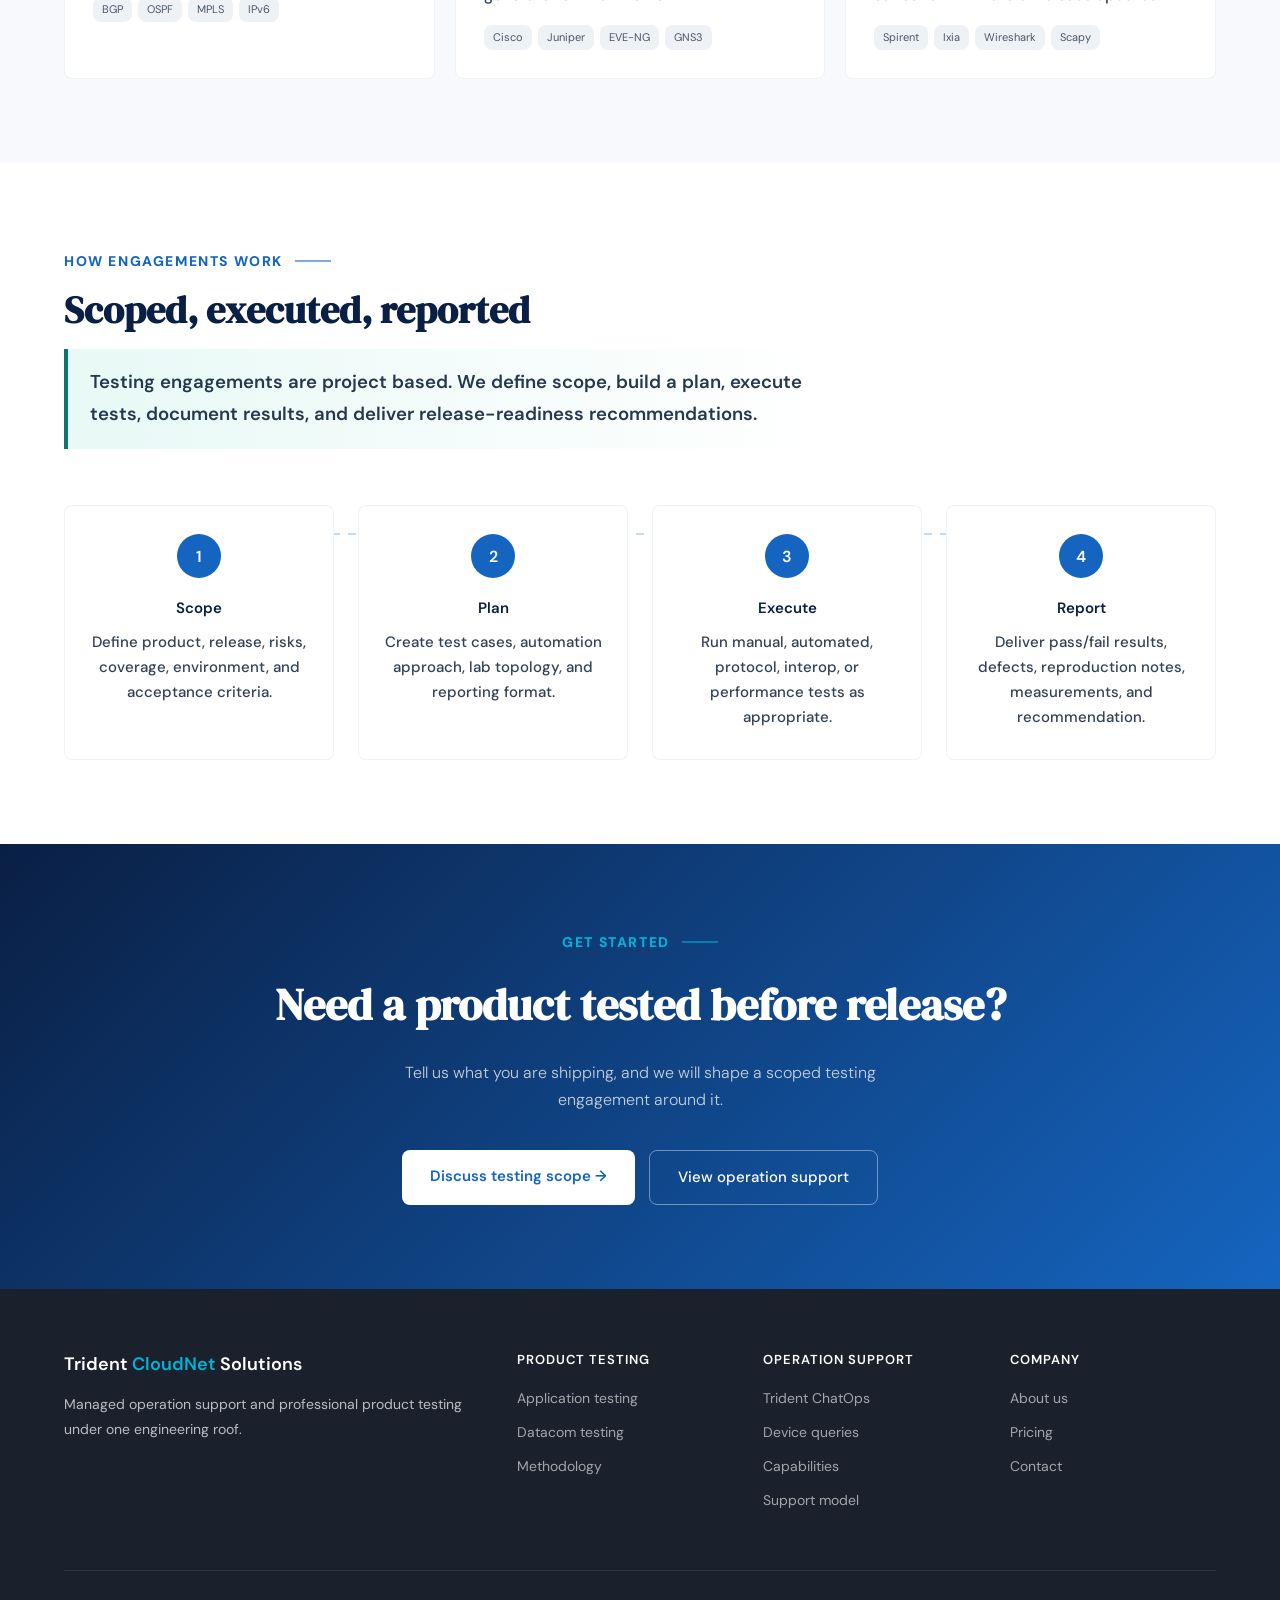
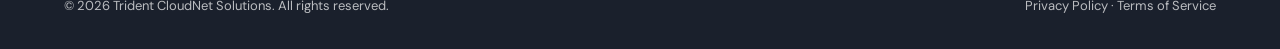
<file: product-testing.html>
<!DOCTYPE html>
<html lang="en">
<head>
<meta charset="UTF-8"/>
<meta name="viewport" content="width=device-width, initial-scale=1.0"/>
<title>Product Testing - Trident CloudNet Solutions</title>
<meta name="description" content="Project-based product testing for software applications and datacom/network devices, including manual testing, automation, protocol validation, and regression suites."/>
<link rel="preconnect" href="https://fonts.googleapis.com"/>
<link href="https://fonts.googleapis.com/css2?family=DM+Sans:ital,opsz,wght@0,9..40,300;0,9..40,400;0,9..40,500;0,9..40,600;1,9..40,300&family=DM+Serif+Display:ital@0;1&display=swap" rel="stylesheet"/>
<link rel="stylesheet" href="css/styles.css"/>
</head>
<body>

<nav>
  <a href="index.html" class="nav-logo">
    <svg viewBox="0 0 36 36" fill="none">
      <rect width="36" height="36" rx="9" fill="#1565C0"/>
      <circle cx="9" cy="18" r="3.5" fill="white" opacity=".9"/>
      <circle cx="27" cy="18" r="3.5" fill="white" opacity=".9"/>
      <circle cx="18" cy="10" r="3.5" fill="white"/>
      <circle cx="18" cy="26" r="3.5" fill="white"/>
      <line x1="9" y1="18" x2="18" y2="10" stroke="white" stroke-width="1.5" opacity=".55"/>
      <line x1="9" y1="18" x2="18" y2="26" stroke="white" stroke-width="1.5" opacity=".55"/>
      <line x1="27" y1="18" x2="18" y2="10" stroke="white" stroke-width="1.5" opacity=".55"/>
      <line x1="27" y1="18" x2="18" y2="26" stroke="white" stroke-width="1.5" opacity=".55"/>
      <line x1="9" y1="18" x2="27" y2="18" stroke="white" stroke-width="1.5" stroke-dasharray="2.5 2.5" opacity=".4"/>
    </svg>
    <span class="nav-logo-text">Trident <span>CloudNet</span> Solutions</span>
  </a>
  <div class="nav-links">
    <a href="operation-support.html">Operation Support</a>
    <a href="product-testing.html" class="active">Product Testing</a>
    <a href="pricing.html">Pricing</a>
    <a href="about.html">About</a>
    <a href="contact.html">Contact Us</a>
    <a href="contact.html" class="nav-cta">Free audit →</a>
  </div>
  <div class="nav-hamburger" onclick="toggleMenu()">
    <span></span><span></span><span></span>
  </div>
</nav>

<div class="page-hero">
  <div class="page-hero-inner">
    <div class="eyebrow">Project-based testing</div>
    <h1>Product testing for applications and network devices</h1>
    <p>Independent QA for software releases, automation suites, protocol behavior, interoperability, and datacom performance validation.</p>
  </div>
</div>

<div class="breadcrumb">
  <div class="breadcrumb-inner">
    <a href="index.html">Home</a>
    <span>&rsaquo;</span>
    <span>Product Testing</span>
  </div>
</div>

<section id="application">
  <div class="section-inner">
    <div class="section-eyebrow">Testing area 01</div>
    <h2 class="section-title">Application testing</h2>
    <p class="section-sub">Manual and automated QA for web, mobile, API, and enterprise applications before release.</p>
    <div class="services-grid">
      <div class="service-card">
        <h3>Manual QA</h3>
        <p>Functional, regression, exploratory, UAT, usability, cross-browser, and cross-device testing.</p>
        <div class="service-tools"><span class="tool-tag">TestRail</span><span class="tool-tag">Jira</span><span class="tool-tag">Postman</span></div>
      </div>
      <div class="service-card">
        <h3>Automation</h3>
        <p>Automated regression suites, end-to-end browser automation, API checks, and CI/CD integration.</p>
        <div class="service-tools"><span class="tool-tag">Playwright</span><span class="tool-tag">Selenium</span><span class="tool-tag">Cypress</span><span class="tool-tag">pytest</span></div>
      </div>
      <div class="service-card">
        <h3>Performance checks</h3>
        <p>Load, API, and workflow performance testing with documented observations and reproducible test scenarios.</p>
        <div class="service-tools"><span class="tool-tag">JMeter</span><span class="tool-tag">k6</span><span class="tool-tag">RestAssured</span></div>
      </div>
    </div>
  </div>
</section>

<section id="datacom" style="background:var(--gray-100)">
  <div class="section-inner">
    <div class="section-eyebrow">Testing area 02</div>
    <h2 class="section-title">Datacom &amp; network device testing</h2>
    <p class="section-sub">Structured validation for routers, switches, firewalls, SD-WAN appliances, firmware releases, and protocol behavior.</p>
    <div class="services-grid">
      <div class="service-card">
        <h3>Protocol conformance</h3>
        <p>BGP, OSPF, MPLS, VXLAN, IPv6, failover behavior, and RFC-oriented validation.</p>
        <div class="service-tools"><span class="tool-tag">BGP</span><span class="tool-tag">OSPF</span><span class="tool-tag">MPLS</span><span class="tool-tag">IPv6</span></div>
      </div>
      <div class="service-card">
        <h3>Interop and lab testing</h3>
        <p>Multi-vendor reference setups with Cisco, Juniper, Aruba, Linux, and traffic generator environments.</p>
        <div class="service-tools"><span class="tool-tag">Cisco</span><span class="tool-tag">Juniper</span><span class="tool-tag">EVE-NG</span><span class="tool-tag">GNS3</span></div>
      </div>
      <div class="service-card">
        <h3>Traffic and telemetry</h3>
        <p>Traffic generation, packet capture, telemetry validation, and regression suites for firmware or release updates.</p>
        <div class="service-tools"><span class="tool-tag">Spirent</span><span class="tool-tag">Ixia</span><span class="tool-tag">Wireshark</span><span class="tool-tag">Scapy</span></div>
      </div>
    </div>
  </div>
</section>

<section id="methodology">
  <div class="section-inner">
    <div class="section-eyebrow">How engagements work</div>
    <h2 class="section-title">Scoped, executed, reported</h2>
    <p class="section-sub">Testing engagements are project based. We define scope, build a plan, execute tests, document results, and deliver release-readiness recommendations.</p>
    <div class="how-grid">
      <div class="how-step"><div class="how-num">1</div><h3>Scope</h3><p>Define product, release, risks, coverage, environment, and acceptance criteria.</p></div>
      <div class="how-step"><div class="how-num">2</div><h3>Plan</h3><p>Create test cases, automation approach, lab topology, and reporting format.</p></div>
      <div class="how-step"><div class="how-num">3</div><h3>Execute</h3><p>Run manual, automated, protocol, interop, or performance tests as appropriate.</p></div>
      <div class="how-step"><div class="how-num">4</div><h3>Report</h3><p>Deliver pass/fail results, defects, reproduction notes, measurements, and recommendation.</p></div>
    </div>
  </div>
</section>

<section class="cta-section">
  <div class="section-inner">
    <div class="section-eyebrow" style="color:#00B4D8">Get started</div>
    <h2>Need a product tested before release?</h2>
    <p>Tell us what you are shipping, and we will shape a scoped testing engagement around it.</p>
    <div class="cta-btns">
      <a href="contact.html" class="btn-white">Discuss testing scope →</a>
      <a href="operation-support.html" class="btn-ghost">View operation support</a>
    </div>
  </div>
</section>

<footer>
  <div class="footer-inner">
    <div class="footer-top">
      <div class="footer-brand">
        <h3>Trident <span>CloudNet</span> Solutions</h3>
        <p>Managed operation support and professional product testing under one engineering roof.</p>
      </div>
      <div class="footer-col">
        <h4>Product Testing</h4>
        <a href="product-testing.html#application">Application testing</a>
        <a href="product-testing.html#datacom">Datacom testing</a>
        <a href="product-testing.html#methodology">Methodology</a>
      </div>
      <div class="footer-col">
        <h4>Operation Support</h4>
        <a href="operation-support.html#chatops">Trident ChatOps</a>
        <a href="operation-support.html#queries">Device queries</a>
        <a href="operation-support.html#capabilities">Capabilities</a>
        <a href="operation-support.html#support-model">Support model</a>
      </div>
      <div class="footer-col">
        <h4>Company</h4>
        <a href="about.html">About us</a>
        <a href="pricing.html">Pricing</a>
        <a href="contact.html">Contact</a>
      </div>
    </div>
    <div class="footer-bottom">
      <span>&copy; 2026 Trident CloudNet Solutions. All rights reserved.</span>
      <span>Privacy Policy · Terms of Service</span>
    </div>
  </div>
</footer>

<script src="js/main.js"></script>
</body>
</html>
</file>
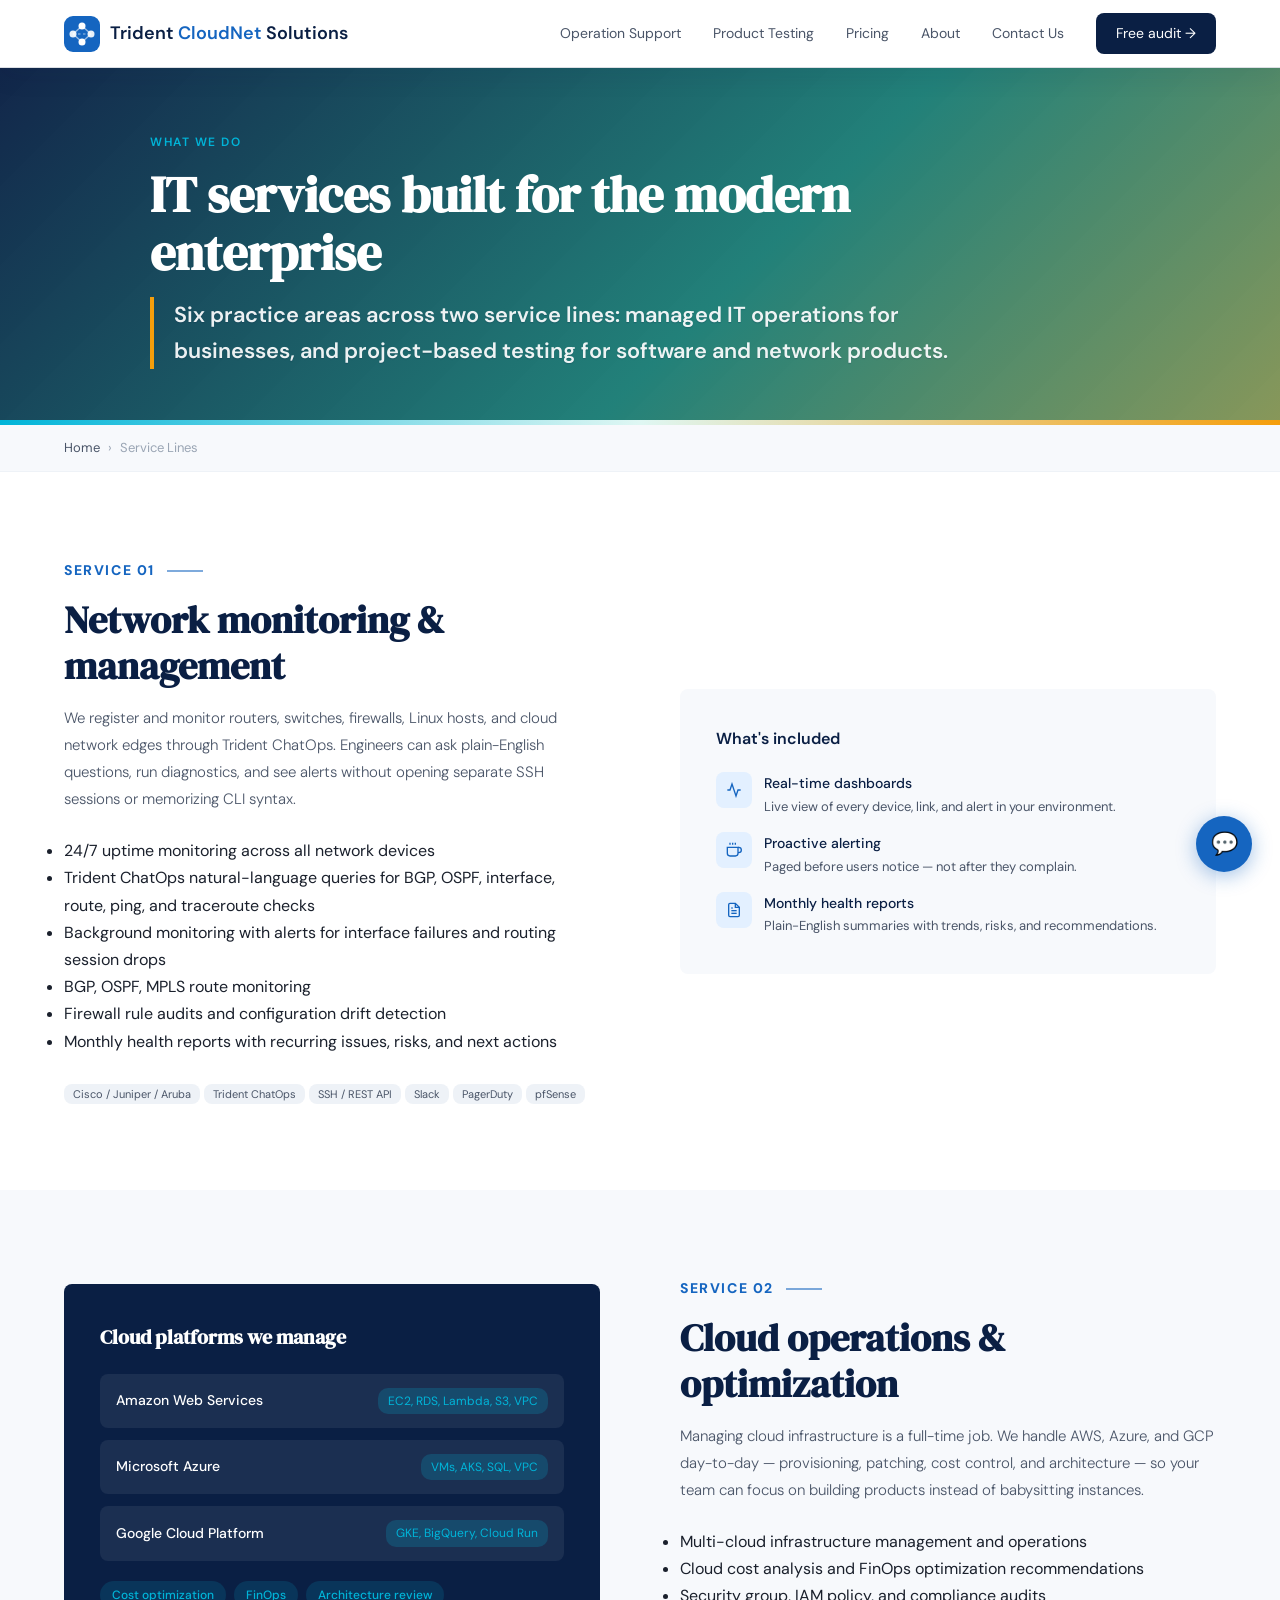
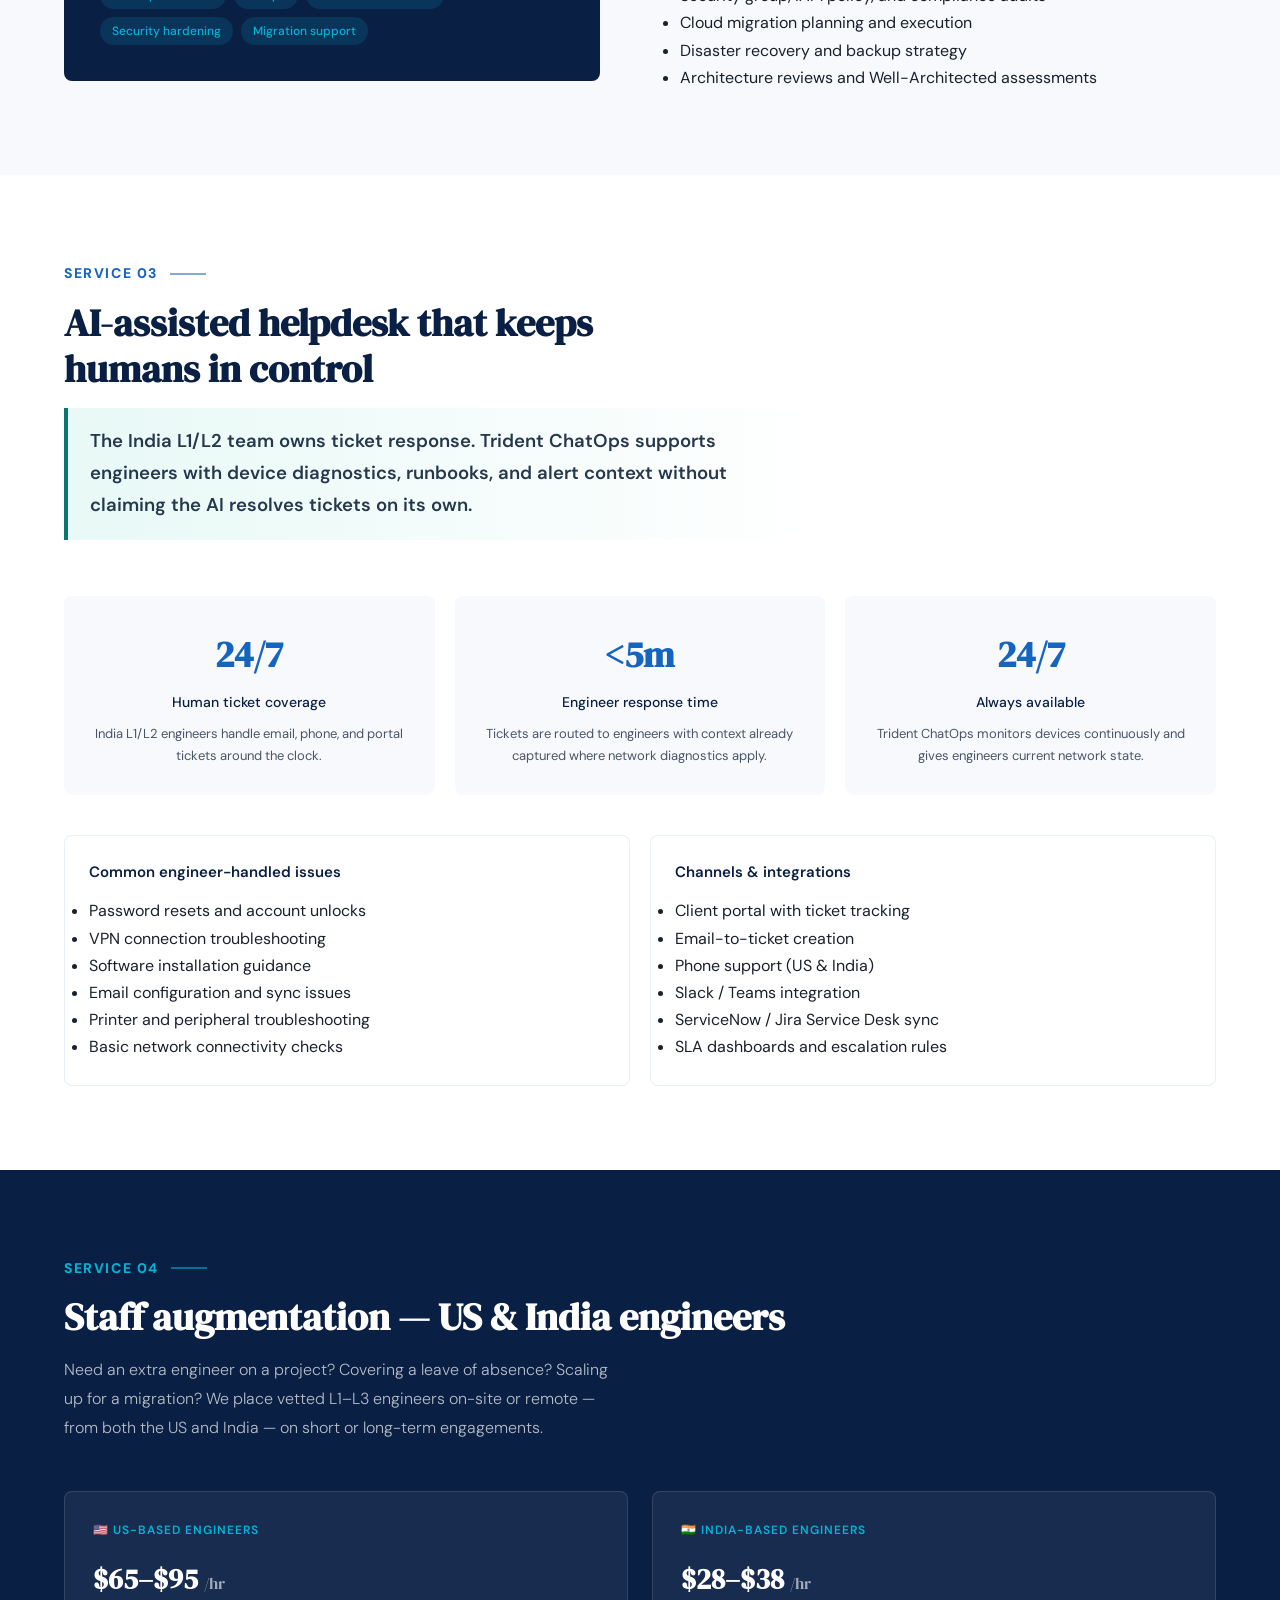
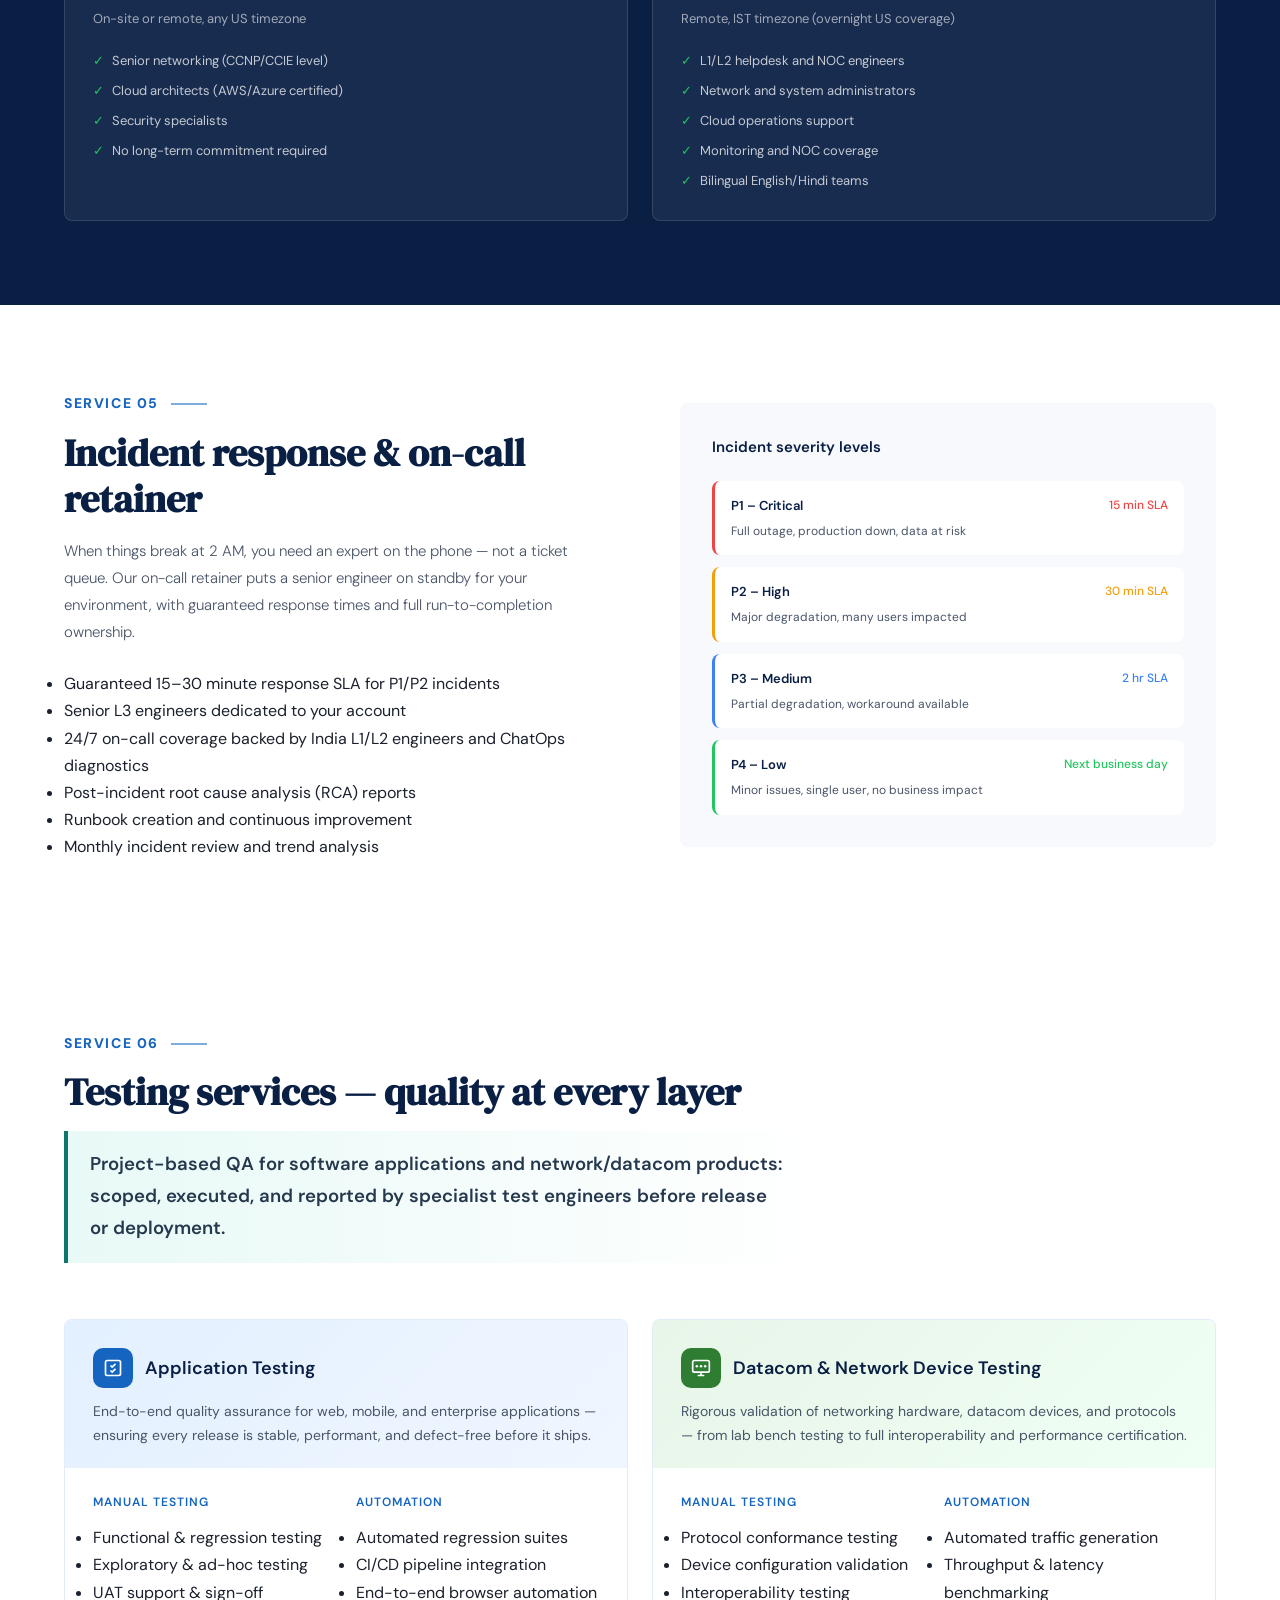
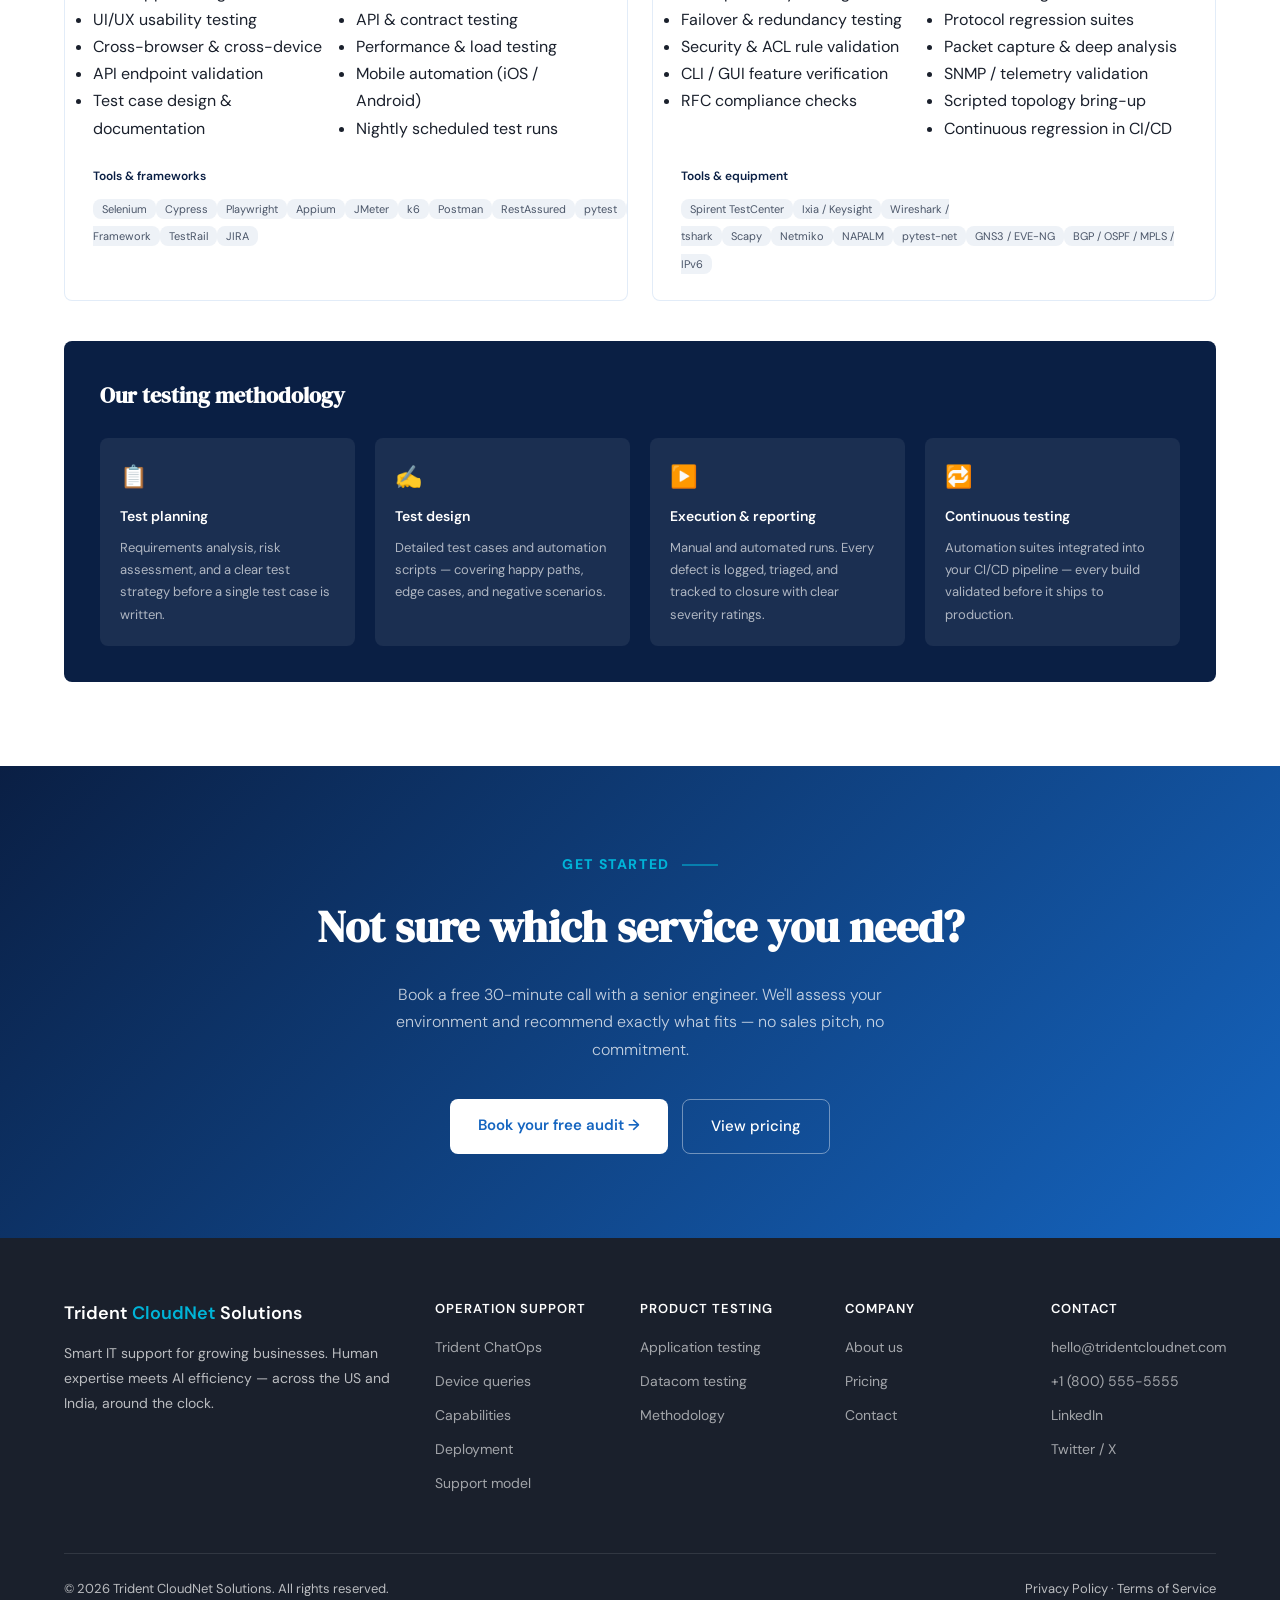
<file: services.html>
<!DOCTYPE html>
<html lang="en">
<head>
<meta charset="UTF-8"/>
<meta name="viewport" content="width=device-width, initial-scale=1.0"/>
<title>Services – Trident CloudNet Solutions</title>
<meta name="description" content="Comprehensive IT operations and professional testing services: network monitoring, cloud operations, AI-assisted helpdesk, staff augmentation, incident response, application testing, and datacom/network device testing."/>
<link rel="preconnect" href="https://fonts.googleapis.com"/>
<link href="https://fonts.googleapis.com/css2?family=DM+Sans:ital,opsz,wght@0,9..40,300;0,9..40,400;0,9..40,500;0,9..40,600;1,9..40,300&family=DM+Serif+Display:ital@0;1&display=swap" rel="stylesheet"/>
<link rel="stylesheet" href="css/styles.css"/>
</head>
<body>

<!-- NAV -->
<nav>
  <a href="index.html" class="nav-logo">
    <svg viewBox="0 0 36 36" fill="none">
      <rect width="36" height="36" rx="9" fill="#1565C0"/>
      <circle cx="9" cy="18" r="3.5" fill="white" opacity=".9"/>
      <circle cx="27" cy="18" r="3.5" fill="white" opacity=".9"/>
      <circle cx="18" cy="10" r="3.5" fill="white"/>
      <circle cx="18" cy="26" r="3.5" fill="white"/>
      <line x1="9" y1="18" x2="18" y2="10" stroke="white" stroke-width="1.5" opacity=".55"/>
      <line x1="9" y1="18" x2="18" y2="26" stroke="white" stroke-width="1.5" opacity=".55"/>
      <line x1="27" y1="18" x2="18" y2="10" stroke="white" stroke-width="1.5" opacity=".55"/>
      <line x1="27" y1="18" x2="18" y2="26" stroke="white" stroke-width="1.5" opacity=".55"/>
      <line x1="9" y1="18" x2="27" y2="18" stroke="white" stroke-width="1.5" stroke-dasharray="2.5 2.5" opacity=".4"/>
    </svg>
    <span class="nav-logo-text">Trident <span>CloudNet</span> Solutions</span>
  </a>
  <div class="nav-links">
    <a href="operation-support.html">Operation Support</a>
    <a href="product-testing.html">Product Testing</a>
    <a href="pricing.html">Pricing</a>
    <a href="about.html">About</a>
    <a href="contact.html">Contact Us</a>
    <a href="contact.html" class="nav-cta">Free audit →</a>
  </div>
  <div class="nav-hamburger" onclick="toggleMenu()">
    <span></span><span></span><span></span>
  </div>
</nav>

<!-- PAGE HERO -->
<div class="page-hero">
  <div class="page-hero-inner">
    <div class="eyebrow">What we do</div>
    <h1>IT services built for the modern enterprise</h1>
    <p>Six practice areas across two service lines: managed IT operations for businesses, and project-based testing for software and network products.</p>
  </div>
</div>

<!-- BREADCRUMB -->
<div class="breadcrumb">
  <div class="breadcrumb-inner">
    <a href="index.html">Home</a>
    <span>›</span>
    <span>Service Lines</span>
  </div>
</div>

<!-- SERVICE 1: NETWORK MONITORING -->
<section id="network">
  <div class="section-inner">
    <div style="display:grid;grid-template-columns:1fr 1fr;gap:80px;align-items:center">
      <div>
        <div class="section-eyebrow">Service 01</div>
        <h2 class="section-title">Network monitoring &amp; management</h2>
        <p style="font-size:15px;color:#4A5568;line-height:1.8;font-weight:300;margin-bottom:24px">We register and monitor routers, switches, firewalls, Linux hosts, and cloud network edges through Trident ChatOps. Engineers can ask plain-English questions, run diagnostics, and see alerts without opening separate SSH sessions or memorizing CLI syntax.</p>
        <ul class="service-features" style="margin-bottom:24px">
          <li>24/7 uptime monitoring across all network devices</li>
          <li>Trident ChatOps natural-language queries for BGP, OSPF, interface, route, ping, and traceroute checks</li>
          <li>Background monitoring with alerts for interface failures and routing session drops</li>
          <li>BGP, OSPF, MPLS route monitoring</li>
          <li>Firewall rule audits and configuration drift detection</li>
          <li>Monthly health reports with recurring issues, risks, and next actions</li>
        </ul>
        <div class="service-tools">
          <span class="tool-tag">Cisco / Juniper / Aruba</span>
          <span class="tool-tag">Trident ChatOps</span>
          <span class="tool-tag">SSH / REST API</span>
          <span class="tool-tag">Slack</span>
          <span class="tool-tag">PagerDuty</span>
          <span class="tool-tag">pfSense</span>
        </div>
      </div>
      <div style="background:var(--gray-100);border-radius:var(--radius);padding:36px">
        <h3 style="font-size:16px;font-weight:600;color:var(--navy);margin-bottom:20px">What's included</h3>
        <div style="display:flex;flex-direction:column;gap:14px">
          <div style="display:flex;gap:12px;align-items:flex-start">
            <div style="width:36px;height:36px;border-radius:8px;background:var(--blue-pale);display:flex;align-items:center;justify-content:center;flex-shrink:0">
              <svg width="16" height="16" fill="none" stroke="#1565C0" stroke-width="2" viewBox="0 0 24 24"><polyline points="22 12 18 12 15 21 9 3 6 12 2 12"/></svg>
            </div>
            <div><div style="font-size:14px;font-weight:500;color:var(--navy)">Real-time dashboards</div><div style="font-size:13px;color:var(--gray-600)">Live view of every device, link, and alert in your environment.</div></div>
          </div>
          <div style="display:flex;gap:12px;align-items:flex-start">
            <div style="width:36px;height:36px;border-radius:8px;background:var(--blue-pale);display:flex;align-items:center;justify-content:center;flex-shrink:0">
              <svg width="16" height="16" fill="none" stroke="#1565C0" stroke-width="2" viewBox="0 0 24 24"><path d="M18 8h1a4 4 0 010 8h-1"/><path d="M2 8h16v9a4 4 0 01-4 4H6a4 4 0 01-4-4V8z"/><line x1="6" y1="1" x2="6" y2="4"/><line x1="10" y1="1" x2="10" y2="4"/><line x1="14" y1="1" x2="14" y2="4"/></svg>
            </div>
            <div><div style="font-size:14px;font-weight:500;color:var(--navy)">Proactive alerting</div><div style="font-size:13px;color:var(--gray-600)">Paged before users notice — not after they complain.</div></div>
          </div>
          <div style="display:flex;gap:12px;align-items:flex-start">
            <div style="width:36px;height:36px;border-radius:8px;background:var(--blue-pale);display:flex;align-items:center;justify-content:center;flex-shrink:0">
              <svg width="16" height="16" fill="none" stroke="#1565C0" stroke-width="2" viewBox="0 0 24 24"><path d="M14 2H6a2 2 0 00-2 2v16a2 2 0 002 2h12a2 2 0 002-2V8z"/><polyline points="14 2 14 8 20 8"/><line x1="16" y1="13" x2="8" y2="13"/><line x1="16" y1="17" x2="8" y2="17"/><polyline points="10 9 9 9 8 9"/></svg>
            </div>
            <div><div style="font-size:14px;font-weight:500;color:var(--navy)">Monthly health reports</div><div style="font-size:13px;color:var(--gray-600)">Plain-English summaries with trends, risks, and recommendations.</div></div>
          </div>
        </div>
      </div>
    </div>
  </div>
</section>

<!-- SERVICE 2: CLOUD OPS -->
<section id="cloud" style="background:var(--gray-100)">
  <div class="section-inner">
    <div style="display:grid;grid-template-columns:1fr 1fr;gap:80px;align-items:center">
      <div style="background:var(--navy);border-radius:var(--radius);padding:36px;color:white">
        <h3 style="font-family:'DM Serif Display',serif;font-size:20px;color:white;margin-bottom:20px">Cloud platforms we manage</h3>
        <div style="display:flex;flex-direction:column;gap:12px">
          <div style="background:rgba(255,255,255,0.07);border-radius:8px;padding:14px 16px;display:flex;justify-content:space-between;align-items:center">
            <div style="font-size:14px;font-weight:500;color:white">Amazon Web Services</div>
            <span style="font-size:12px;background:rgba(0,180,216,0.2);color:#00B4D8;padding:3px 10px;border-radius:10px">EC2, RDS, Lambda, S3, VPC</span>
          </div>
          <div style="background:rgba(255,255,255,0.07);border-radius:8px;padding:14px 16px;display:flex;justify-content:space-between;align-items:center">
            <div style="font-size:14px;font-weight:500;color:white">Microsoft Azure</div>
            <span style="font-size:12px;background:rgba(0,180,216,0.2);color:#00B4D8;padding:3px 10px;border-radius:10px">VMs, AKS, SQL, VPC</span>
          </div>
          <div style="background:rgba(255,255,255,0.07);border-radius:8px;padding:14px 16px;display:flex;justify-content:space-between;align-items:center">
            <div style="font-size:14px;font-weight:500;color:white">Google Cloud Platform</div>
            <span style="font-size:12px;background:rgba(0,180,216,0.2);color:#00B4D8;padding:3px 10px;border-radius:10px">GKE, BigQuery, Cloud Run</span>
          </div>
        </div>
        <div style="margin-top:20px;display:flex;flex-wrap:wrap;gap:8px">
          <span class="expertise-tag">Cost optimization</span>
          <span class="expertise-tag">FinOps</span>
          <span class="expertise-tag">Architecture review</span>
          <span class="expertise-tag">Security hardening</span>
          <span class="expertise-tag">Migration support</span>
        </div>
      </div>
      <div>
        <div class="section-eyebrow">Service 02</div>
        <h2 class="section-title">Cloud operations &amp; optimization</h2>
        <p style="font-size:15px;color:#4A5568;line-height:1.8;font-weight:300;margin-bottom:24px">Managing cloud infrastructure is a full-time job. We handle AWS, Azure, and GCP day-to-day — provisioning, patching, cost control, and architecture — so your team can focus on building products instead of babysitting instances.</p>
        <ul class="service-features">
          <li>Multi-cloud infrastructure management and operations</li>
          <li>Cloud cost analysis and FinOps optimization recommendations</li>
          <li>Security group, IAM policy, and compliance audits</li>
          <li>Cloud migration planning and execution</li>
          <li>Disaster recovery and backup strategy</li>
          <li>Architecture reviews and Well-Architected assessments</li>
        </ul>
      </div>
    </div>
  </div>
</section>

<!-- SERVICE 3: AI HELPDESK -->
<section id="helpdesk">
  <div class="section-inner">
    <div class="section-eyebrow">Service 03</div>
    <h2 class="section-title" style="max-width:560px">AI-assisted helpdesk that keeps humans in control</h2>
    <p class="section-sub">The India L1/L2 team owns ticket response. Trident ChatOps supports engineers with device diagnostics, runbooks, and alert context without claiming the AI resolves tickets on its own.</p>
    <div style="display:grid;grid-template-columns:repeat(3,1fr);gap:20px">
      <div style="background:var(--gray-100);border-radius:var(--radius);padding:28px;text-align:center">
        <div style="font-size:36px;font-weight:700;color:var(--blue);font-family:'DM Serif Display',serif;margin-bottom:6px">24/7</div>
        <div style="font-size:14px;font-weight:500;color:var(--navy);margin-bottom:8px">Human ticket coverage</div>
        <div style="font-size:13px;color:var(--gray-600)">India L1/L2 engineers handle email, phone, and portal tickets around the clock.</div>
      </div>
      <div style="background:var(--gray-100);border-radius:var(--radius);padding:28px;text-align:center">
        <div style="font-size:36px;font-weight:700;color:var(--blue);font-family:'DM Serif Display',serif;margin-bottom:6px">&lt;5m</div>
        <div style="font-size:14px;font-weight:500;color:var(--navy);margin-bottom:8px">Engineer response time</div>
        <div style="font-size:13px;color:var(--gray-600)">Tickets are routed to engineers with context already captured where network diagnostics apply.</div>
      </div>
      <div style="background:var(--gray-100);border-radius:var(--radius);padding:28px;text-align:center">
        <div style="font-size:36px;font-weight:700;color:var(--blue);font-family:'DM Serif Display',serif;margin-bottom:6px">24/7</div>
        <div style="font-size:14px;font-weight:500;color:var(--navy);margin-bottom:8px">Always available</div>
        <div style="font-size:13px;color:var(--gray-600)">Trident ChatOps monitors devices continuously and gives engineers current network state.</div>
      </div>
    </div>
    <div style="margin-top:40px;display:grid;grid-template-columns:1fr 1fr;gap:20px">
      <div style="background:var(--white);border:1px solid rgba(21,101,192,0.1);border-radius:var(--radius);padding:24px">
        <h3 style="font-size:15px;font-weight:600;color:var(--navy);margin-bottom:12px">Common engineer-handled issues</h3>
        <ul class="service-features">
          <li>Password resets and account unlocks</li>
          <li>VPN connection troubleshooting</li>
          <li>Software installation guidance</li>
          <li>Email configuration and sync issues</li>
          <li>Printer and peripheral troubleshooting</li>
          <li>Basic network connectivity checks</li>
        </ul>
      </div>
      <div style="background:var(--white);border:1px solid rgba(21,101,192,0.1);border-radius:var(--radius);padding:24px">
        <h3 style="font-size:15px;font-weight:600;color:var(--navy);margin-bottom:12px">Channels &amp; integrations</h3>
        <ul class="service-features">
          <li>Client portal with ticket tracking</li>
          <li>Email-to-ticket creation</li>
          <li>Phone support (US &amp; India)</li>
          <li>Slack / Teams integration</li>
          <li>ServiceNow / Jira Service Desk sync</li>
          <li>SLA dashboards and escalation rules</li>
        </ul>
      </div>
    </div>
  </div>
</section>

<!-- SERVICE 4: STAFF AUG -->
<section id="staffing" style="background:var(--navy)">
  <div class="section-inner">
    <div class="section-eyebrow" style="color:var(--accent)">Service 04</div>
    <h2 class="section-title" style="color:white">Staff augmentation — US &amp; India engineers</h2>
    <p style="font-size:16px;color:rgba(255,255,255,0.7);max-width:560px;line-height:1.8;margin-bottom:48px;font-weight:300">Need an extra engineer on a project? Covering a leave of absence? Scaling up for a migration? We place vetted L1–L3 engineers on-site or remote — from both the US and India — on short or long-term engagements.</p>
    <div style="display:grid;grid-template-columns:1fr 1fr;gap:24px">
      <div style="background:rgba(255,255,255,0.06);border:1px solid rgba(255,255,255,0.12);border-radius:var(--radius);padding:28px">
        <div style="font-size:12px;font-weight:600;color:var(--accent);text-transform:uppercase;letter-spacing:1px;margin-bottom:16px">🇺🇸 US-based engineers</div>
        <div style="font-size:28px;font-weight:700;color:white;font-family:'DM Serif Display',serif;margin-bottom:4px">$65–$95 <span style="font-size:16px;font-weight:400;color:rgba(255,255,255,0.6)">/hr</span></div>
        <div style="font-size:13px;color:rgba(255,255,255,0.6);margin-bottom:20px">On-site or remote, any US timezone</div>
        <ul style="list-style:none;display:flex;flex-direction:column;gap:8px">
          <li style="font-size:13px;color:rgba(255,255,255,0.75);display:flex;gap:8px"><span style="color:var(--green)">✓</span> Senior networking (CCNP/CCIE level)</li>
          <li style="font-size:13px;color:rgba(255,255,255,0.75);display:flex;gap:8px"><span style="color:var(--green)">✓</span> Cloud architects (AWS/Azure certified)</li>
          <li style="font-size:13px;color:rgba(255,255,255,0.75);display:flex;gap:8px"><span style="color:var(--green)">✓</span> Security specialists</li>
          <li style="font-size:13px;color:rgba(255,255,255,0.75);display:flex;gap:8px"><span style="color:var(--green)">✓</span> No long-term commitment required</li>
        </ul>
      </div>
      <div style="background:rgba(255,255,255,0.06);border:1px solid rgba(255,255,255,0.12);border-radius:var(--radius);padding:28px">
        <div style="font-size:12px;font-weight:600;color:var(--accent);text-transform:uppercase;letter-spacing:1px;margin-bottom:16px">🇮🇳 India-based engineers</div>
        <div style="font-size:28px;font-weight:700;color:white;font-family:'DM Serif Display',serif;margin-bottom:4px">$28–$38 <span style="font-size:16px;font-weight:400;color:rgba(255,255,255,0.6)">/hr</span></div>
        <div style="font-size:13px;color:rgba(255,255,255,0.6);margin-bottom:20px">Remote, IST timezone (overnight US coverage)</div>
        <ul style="list-style:none;display:flex;flex-direction:column;gap:8px">
          <li style="font-size:13px;color:rgba(255,255,255,0.75);display:flex;gap:8px"><span style="color:var(--green)">✓</span> L1/L2 helpdesk and NOC engineers</li>
          <li style="font-size:13px;color:rgba(255,255,255,0.75);display:flex;gap:8px"><span style="color:var(--green)">✓</span> Network and system administrators</li>
          <li style="font-size:13px;color:rgba(255,255,255,0.75);display:flex;gap:8px"><span style="color:var(--green)">✓</span> Cloud operations support</li>
          <li style="font-size:13px;color:rgba(255,255,255,0.75);display:flex;gap:8px"><span style="color:var(--green)">✓</span> Monitoring and NOC coverage</li>
          <li style="font-size:13px;color:rgba(255,255,255,0.75);display:flex;gap:8px"><span style="color:var(--green)">✓</span> Bilingual English/Hindi teams</li>
        </ul>
      </div>
    </div>
  </div>
</section>

<!-- SERVICE 5: INCIDENT RESPONSE -->
<section id="incident">
  <div class="section-inner">
    <div style="display:grid;grid-template-columns:1fr 1fr;gap:80px;align-items:center">
      <div>
        <div class="section-eyebrow">Service 05</div>
        <h2 class="section-title">Incident response &amp; on-call retainer</h2>
        <p style="font-size:15px;color:#4A5568;line-height:1.8;font-weight:300;margin-bottom:24px">When things break at 2 AM, you need an expert on the phone — not a ticket queue. Our on-call retainer puts a senior engineer on standby for your environment, with guaranteed response times and full run-to-completion ownership.</p>
        <ul class="service-features">
          <li>Guaranteed 15–30 minute response SLA for P1/P2 incidents</li>
          <li>Senior L3 engineers dedicated to your account</li>
          <li>24/7 on-call coverage backed by India L1/L2 engineers and ChatOps diagnostics</li>
          <li>Post-incident root cause analysis (RCA) reports</li>
          <li>Runbook creation and continuous improvement</li>
          <li>Monthly incident review and trend analysis</li>
        </ul>
      </div>
      <div style="background:var(--gray-100);border-radius:var(--radius);padding:32px">
        <h3 style="font-size:15px;font-weight:600;color:var(--navy);margin-bottom:20px">Incident severity levels</h3>
        <div style="display:flex;flex-direction:column;gap:12px">
          <div style="background:var(--white);border-left:3px solid #EF4444;border-radius:var(--radius-sm);padding:14px 16px">
            <div style="display:flex;justify-content:space-between;margin-bottom:4px">
              <span style="font-size:13px;font-weight:600;color:var(--navy)">P1 – Critical</span>
              <span style="font-size:12px;color:#EF4444;font-weight:500">15 min SLA</span>
            </div>
            <div style="font-size:12px;color:var(--gray-600)">Full outage, production down, data at risk</div>
          </div>
          <div style="background:var(--white);border-left:3px solid #F59E0B;border-radius:var(--radius-sm);padding:14px 16px">
            <div style="display:flex;justify-content:space-between;margin-bottom:4px">
              <span style="font-size:13px;font-weight:600;color:var(--navy)">P2 – High</span>
              <span style="font-size:12px;color:#F59E0B;font-weight:500">30 min SLA</span>
            </div>
            <div style="font-size:12px;color:var(--gray-600)">Major degradation, many users impacted</div>
          </div>
          <div style="background:var(--white);border-left:3px solid #3B82F6;border-radius:var(--radius-sm);padding:14px 16px">
            <div style="display:flex;justify-content:space-between;margin-bottom:4px">
              <span style="font-size:13px;font-weight:600;color:var(--navy)">P3 – Medium</span>
              <span style="font-size:12px;color:#3B82F6;font-weight:500">2 hr SLA</span>
            </div>
            <div style="font-size:12px;color:var(--gray-600)">Partial degradation, workaround available</div>
          </div>
          <div style="background:var(--white);border-left:3px solid var(--green);border-radius:var(--radius-sm);padding:14px 16px">
            <div style="display:flex;justify-content:space-between;margin-bottom:4px">
              <span style="font-size:13px;font-weight:600;color:var(--navy)">P4 – Low</span>
              <span style="font-size:12px;color:var(--green);font-weight:500">Next business day</span>
            </div>
            <div style="font-size:12px;color:var(--gray-600)">Minor issues, single user, no business impact</div>
          </div>
        </div>
      </div>
    </div>
  </div>
</section>

<!-- SERVICE 6: TESTING SERVICES -->
<section id="testing">
  <div class="section-inner">
    <div class="section-eyebrow">Service 06</div>
    <h2 class="section-title">Testing services — quality at every layer</h2>
    <p class="section-sub">Project-based QA for software applications and network/datacom products: scoped, executed, and reported by specialist test engineers before release or deployment.</p>

    <div style="display:grid;grid-template-columns:1fr 1fr;gap:24px;margin-bottom:40px">

      <!-- Application Testing -->
      <div style="background:var(--white);border:1.5px solid rgba(21,101,192,0.12);border-radius:var(--radius);overflow:hidden">
        <div style="background:linear-gradient(135deg,#E3F0FF 0%,#f0f6ff 100%);padding:28px 28px 20px">
          <div style="display:flex;align-items:center;gap:12px;margin-bottom:12px">
            <div style="width:40px;height:40px;border-radius:10px;background:#1565C0;display:flex;align-items:center;justify-content:center;flex-shrink:0">
              <svg width="20" height="20" fill="none" stroke="white" stroke-width="2" viewBox="0 0 24 24"><rect x="3" y="3" width="18" height="18" rx="2"/><path d="M9 9l2 2 4-4"/><path d="M9 15l2 2 4-4"/></svg>
            </div>
            <h3 style="font-size:18px;font-weight:600;color:var(--navy)">Application Testing</h3>
          </div>
          <p style="font-size:14px;color:var(--gray-600);line-height:1.7">End-to-end quality assurance for web, mobile, and enterprise applications — ensuring every release is stable, performant, and defect-free before it ships.</p>
        </div>
        <div style="padding:24px 28px;display:grid;grid-template-columns:1fr 1fr;gap:20px">
          <div>
            <div style="font-size:12px;font-weight:600;color:var(--blue);text-transform:uppercase;letter-spacing:1px;margin-bottom:12px">Manual testing</div>
            <ul class="service-features">
              <li>Functional &amp; regression testing</li>
              <li>Exploratory &amp; ad-hoc testing</li>
              <li>UAT support &amp; sign-off</li>
              <li>UI/UX usability testing</li>
              <li>Cross-browser &amp; cross-device</li>
              <li>API endpoint validation</li>
              <li>Test case design &amp; documentation</li>
            </ul>
          </div>
          <div>
            <div style="font-size:12px;font-weight:600;color:var(--blue);text-transform:uppercase;letter-spacing:1px;margin-bottom:12px">Automation</div>
            <ul class="service-features">
              <li>Automated regression suites</li>
              <li>CI/CD pipeline integration</li>
              <li>End-to-end browser automation</li>
              <li>API &amp; contract testing</li>
              <li>Performance &amp; load testing</li>
              <li>Mobile automation (iOS / Android)</li>
              <li>Nightly scheduled test runs</li>
            </ul>
          </div>
        </div>
        <div style="padding:0 28px 24px">
          <div style="font-size:12px;font-weight:600;color:var(--navy);margin-bottom:8px">Tools &amp; frameworks</div>
          <div class="service-tools">
            <span class="tool-tag">Selenium</span><span class="tool-tag">Cypress</span><span class="tool-tag">Playwright</span><span class="tool-tag">Appium</span><span class="tool-tag">JMeter</span><span class="tool-tag">k6</span><span class="tool-tag">Postman</span><span class="tool-tag">RestAssured</span><span class="tool-tag">pytest</span><span class="tool-tag">Robot Framework</span><span class="tool-tag">TestRail</span><span class="tool-tag">JIRA</span>
          </div>
        </div>
      </div>

      <!-- Datacom & Network Device Testing -->
      <div style="background:var(--white);border:1.5px solid rgba(21,101,192,0.12);border-radius:var(--radius);overflow:hidden">
        <div style="background:linear-gradient(135deg,#E8F5E9 0%,#f0fff4 100%);padding:28px 28px 20px">
          <div style="display:flex;align-items:center;gap:12px;margin-bottom:12px">
            <div style="width:40px;height:40px;border-radius:10px;background:#2e7d32;display:flex;align-items:center;justify-content:center;flex-shrink:0">
              <svg width="20" height="20" fill="none" stroke="white" stroke-width="2" viewBox="0 0 24 24"><rect x="2" y="3" width="20" height="14" rx="2"/><path d="M8 21h8M12 17v4"/><circle cx="7" cy="10" r="1.5" fill="white" stroke="none"/><circle cx="12" cy="10" r="1.5" fill="white" stroke="none"/><circle cx="17" cy="10" r="1.5" fill="white" stroke="none"/></svg>
            </div>
            <h3 style="font-size:18px;font-weight:600;color:var(--navy)">Datacom &amp; Network Device Testing</h3>
          </div>
          <p style="font-size:14px;color:var(--gray-600);line-height:1.7">Rigorous validation of networking hardware, datacom devices, and protocols — from lab bench testing to full interoperability and performance certification.</p>
        </div>
        <div style="padding:24px 28px;display:grid;grid-template-columns:1fr 1fr;gap:20px">
          <div>
            <div style="font-size:12px;font-weight:600;color:var(--blue);text-transform:uppercase;letter-spacing:1px;margin-bottom:12px">Manual testing</div>
            <ul class="service-features">
              <li>Protocol conformance testing</li>
              <li>Device configuration validation</li>
              <li>Interoperability testing</li>
              <li>Failover &amp; redundancy testing</li>
              <li>Security &amp; ACL rule validation</li>
              <li>CLI / GUI feature verification</li>
              <li>RFC compliance checks</li>
            </ul>
          </div>
          <div>
            <div style="font-size:12px;font-weight:600;color:var(--blue);text-transform:uppercase;letter-spacing:1px;margin-bottom:12px">Automation</div>
            <ul class="service-features">
              <li>Automated traffic generation</li>
              <li>Throughput &amp; latency benchmarking</li>
              <li>Protocol regression suites</li>
              <li>Packet capture &amp; deep analysis</li>
              <li>SNMP / telemetry validation</li>
              <li>Scripted topology bring-up</li>
              <li>Continuous regression in CI/CD</li>
            </ul>
          </div>
        </div>
        <div style="padding:0 28px 24px">
          <div style="font-size:12px;font-weight:600;color:var(--navy);margin-bottom:8px">Tools &amp; equipment</div>
          <div class="service-tools">
            <span class="tool-tag">Spirent TestCenter</span><span class="tool-tag">Ixia / Keysight</span><span class="tool-tag">Wireshark / tshark</span><span class="tool-tag">Scapy</span><span class="tool-tag">Netmiko</span><span class="tool-tag">NAPALM</span><span class="tool-tag">pytest-net</span><span class="tool-tag">GNS3 / EVE-NG</span><span class="tool-tag">BGP / OSPF / MPLS / IPv6</span>
          </div>
        </div>
      </div>
    </div>

    <!-- Testing methodology -->
    <div style="background:var(--navy);border-radius:var(--radius);padding:36px">
      <h3 style="font-family:'DM Serif Display',serif;font-size:22px;color:white;margin-bottom:24px">Our testing methodology</h3>
      <div style="display:grid;grid-template-columns:repeat(4,1fr);gap:20px">
        <div style="background:rgba(255,255,255,0.07);border-radius:var(--radius-sm);padding:20px">
          <div style="font-size:22px;margin-bottom:10px">📋</div>
          <div style="font-size:14px;font-weight:600;color:white;margin-bottom:8px">Test planning</div>
          <div style="font-size:13px;color:rgba(255,255,255,0.65);line-height:1.7">Requirements analysis, risk assessment, and a clear test strategy before a single test case is written.</div>
        </div>
        <div style="background:rgba(255,255,255,0.07);border-radius:var(--radius-sm);padding:20px">
          <div style="font-size:22px;margin-bottom:10px">✍️</div>
          <div style="font-size:14px;font-weight:600;color:white;margin-bottom:8px">Test design</div>
          <div style="font-size:13px;color:rgba(255,255,255,0.65);line-height:1.7">Detailed test cases and automation scripts — covering happy paths, edge cases, and negative scenarios.</div>
        </div>
        <div style="background:rgba(255,255,255,0.07);border-radius:var(--radius-sm);padding:20px">
          <div style="font-size:22px;margin-bottom:10px">▶️</div>
          <div style="font-size:14px;font-weight:600;color:white;margin-bottom:8px">Execution &amp; reporting</div>
          <div style="font-size:13px;color:rgba(255,255,255,0.65);line-height:1.7">Manual and automated runs. Every defect is logged, triaged, and tracked to closure with clear severity ratings.</div>
        </div>
        <div style="background:rgba(255,255,255,0.07);border-radius:var(--radius-sm);padding:20px">
          <div style="font-size:22px;margin-bottom:10px">🔁</div>
          <div style="font-size:14px;font-weight:600;color:white;margin-bottom:8px">Continuous testing</div>
          <div style="font-size:13px;color:rgba(255,255,255,0.65);line-height:1.7">Automation suites integrated into your CI/CD pipeline — every build validated before it ships to production.</div>
        </div>
      </div>
    </div>
  </div>
</section>

<!-- CTA -->
<section class="cta-section">
  <div class="section-inner">
    <div class="section-eyebrow" style="color:#00B4D8">Get started</div>
    <h2>Not sure which service you need?</h2>
    <p>Book a free 30-minute call with a senior engineer. We'll assess your environment and recommend exactly what fits — no sales pitch, no commitment.</p>
    <div class="cta-btns">
      <a href="contact.html" class="btn-white">Book your free audit →</a>
      <a href="pricing.html" class="btn-ghost">View pricing</a>
    </div>
  </div>
</section>

<!-- FOOTER -->
<footer>
  <div class="footer-inner">
    <div class="footer-top">
      <div class="footer-brand">
        <h3>Trident <span>CloudNet</span> Solutions</h3>
        <p>Smart IT support for growing businesses. Human expertise meets AI efficiency — across the US and India, around the clock.</p>
      </div>
      <div class="footer-col">
        <h4>Operation Support</h4>
        <a href="operation-support.html#chatops">Trident ChatOps</a>
        <a href="operation-support.html#queries">Device queries</a>
        <a href="operation-support.html#capabilities">Capabilities</a>
        <a href="operation-support.html#deployment">Deployment</a>
        <a href="operation-support.html#support-model">Support model</a>
      </div>
      <div class="footer-col">
        <h4>Product Testing</h4>
        <a href="product-testing.html#application">Application testing</a>
        <a href="product-testing.html#datacom">Datacom testing</a>
        <a href="product-testing.html#methodology">Methodology</a>
      </div>
      <div class="footer-col">
        <h4>Company</h4>
        <a href="about.html">About us</a>
        <a href="pricing.html">Pricing</a>
        <a href="contact.html">Contact</a>
      </div>
      <div class="footer-col">
        <h4>Contact</h4>
        <a href="mailto:hello@tridentcloudnet.com">hello@tridentcloudnet.com</a>
        <a href="tel:+18005555555">+1 (800) 555-5555</a>
        <a href="#">LinkedIn</a>
        <a href="#">Twitter / X</a>
      </div>
    </div>
    <div class="footer-bottom">
      <span>© 2026 Trident CloudNet Solutions. All rights reserved.</span>
      <span>Privacy Policy · Terms of Service</span>
    </div>
  </div>
</footer>

<!-- CHAT WIDGET -->
<div class="chat-widget">
  <div class="chat-panel" id="chatPanel">
    <div class="chat-header">
      <div class="chat-avatar">🤖</div>
      <div class="chat-header-info">
        <h4>Trident CloudNet Site Assistant</h4>
        <p>Answers service questions</p>
      </div>
    </div>
    <div class="chat-messages" id="chatMessages">
      <div class="chat-msg bot">Hi! Questions about our services? I'm here to help. 👋</div>
    </div>
    <div class="chat-quick" id="quickBtns">
      <button class="chat-quick-btn" onclick="quickMsg('What is your pricing?')">Pricing</button>
      <button class="chat-quick-btn" onclick="quickMsg('Book a free audit')">Free audit</button>
      <button class="chat-quick-btn" onclick="quickMsg('Do you offer staff augmentation?')">Staffing</button>
    </div>
    <div class="chat-input-row">
      <input type="text" id="chatInput" placeholder="Type a message..." onkeypress="handleKey(event)"/>
      <button class="chat-send" onclick="sendMsg()">
        <svg viewBox="0 0 24 24"><path d="M22 2L11 13M22 2L15 22 11 13 2 9l20-7z"/></svg>
      </button>
    </div>
  </div>
  <button class="chat-btn" onclick="toggleChat()" title="Chat with us">💬</button>
</div>

<script src="js/main.js"></script>
</body>
</html>
</file>
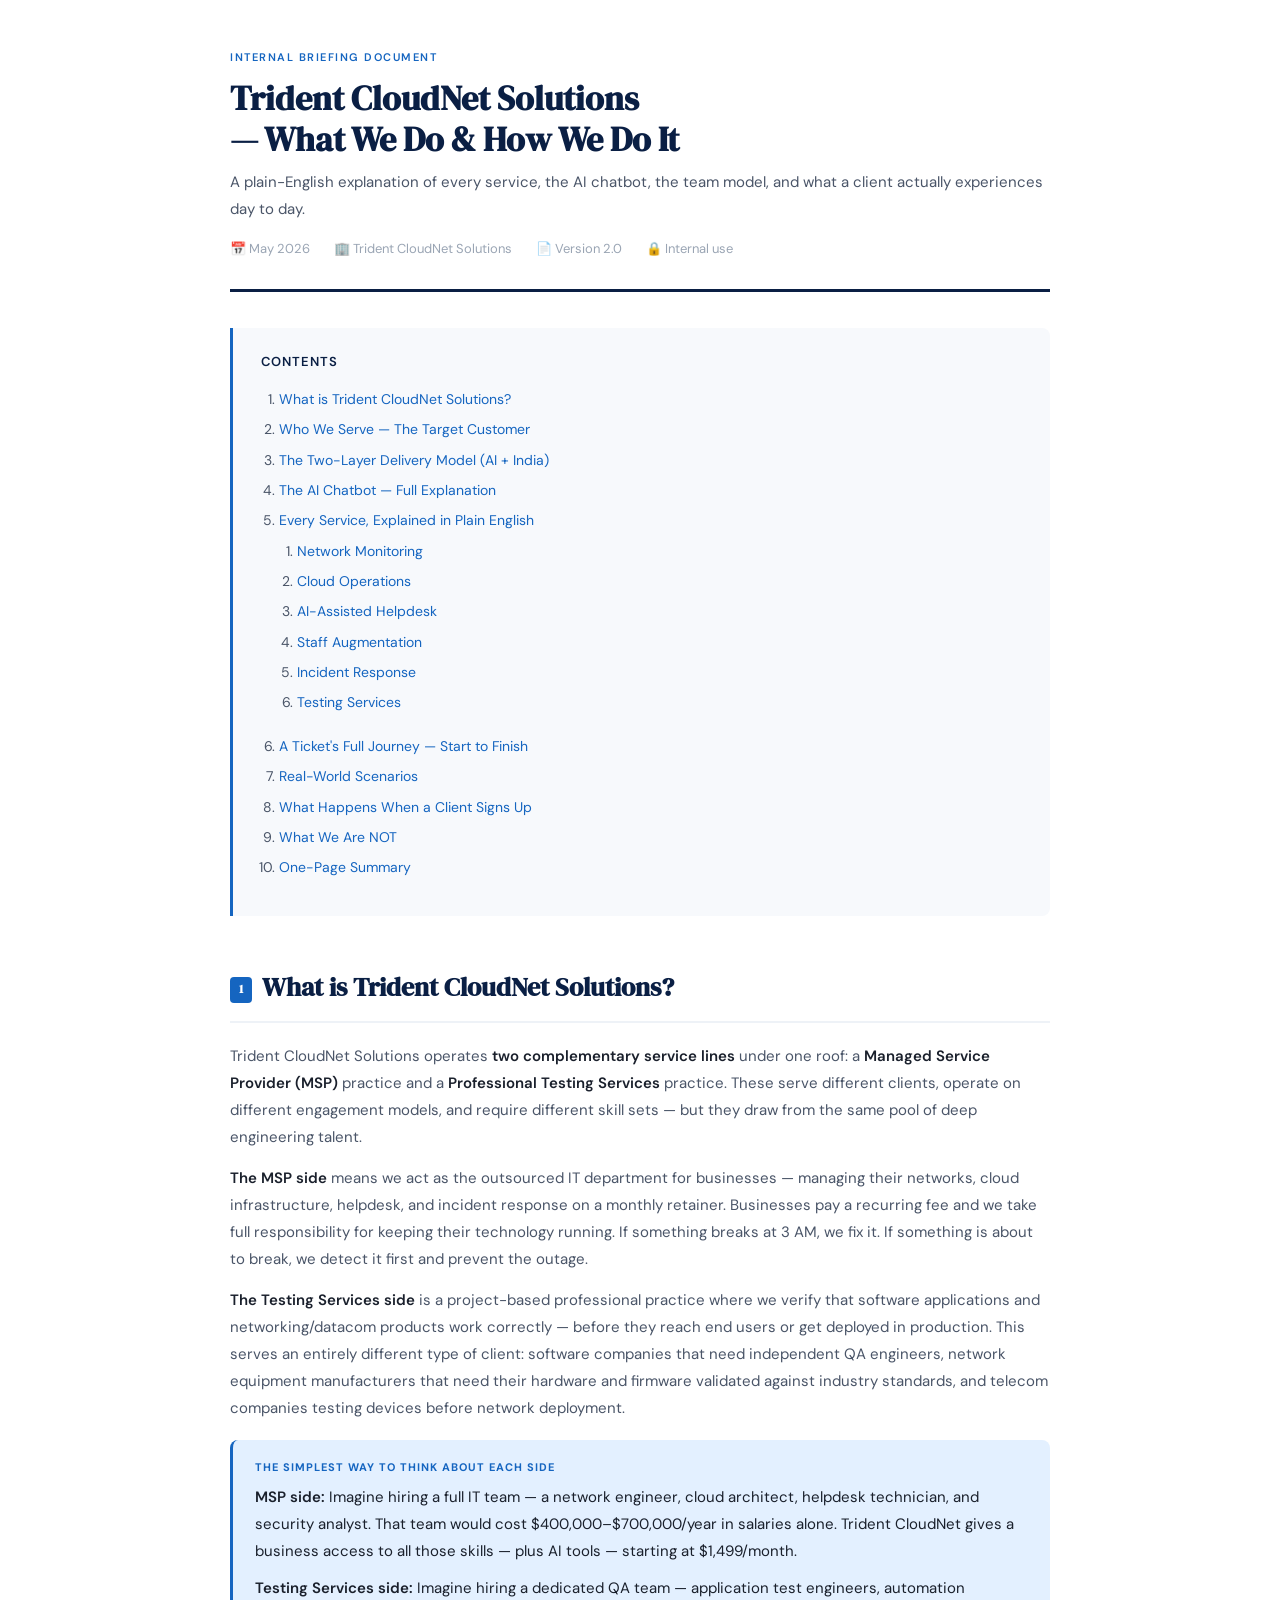
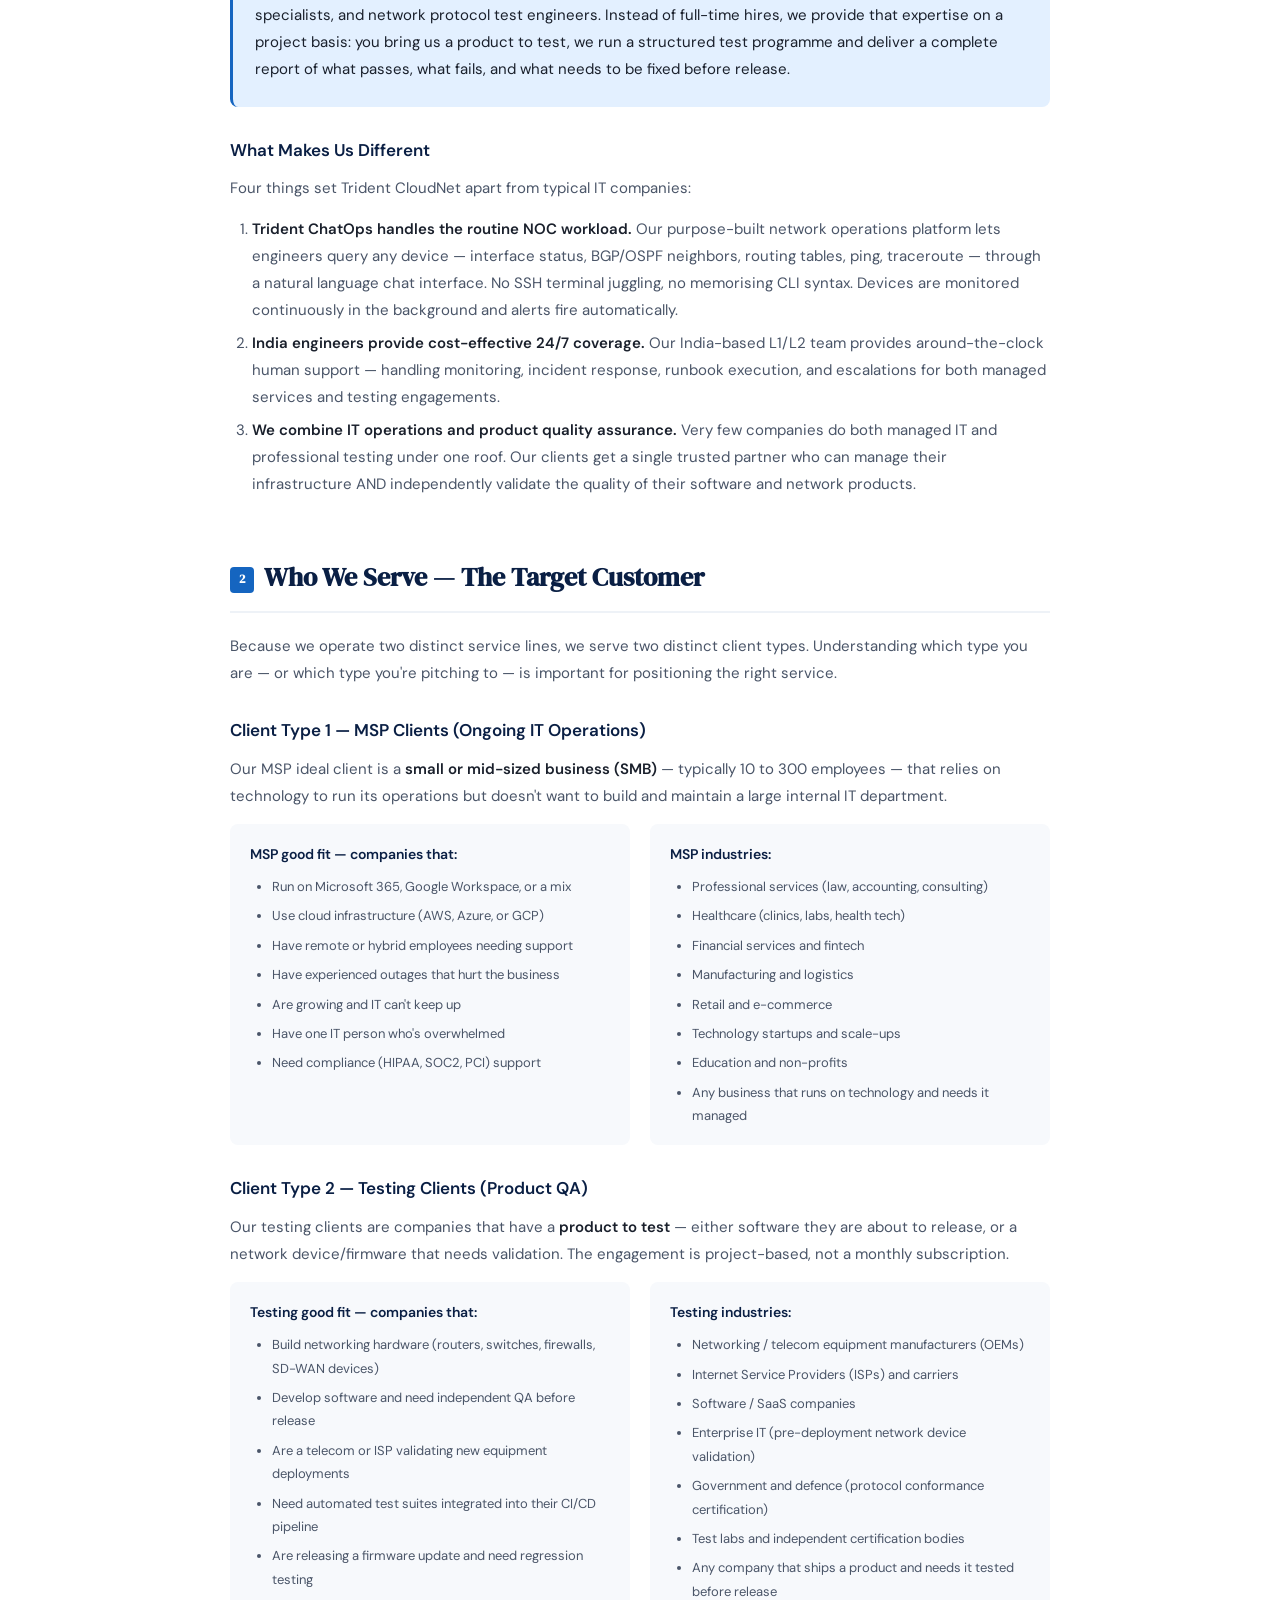
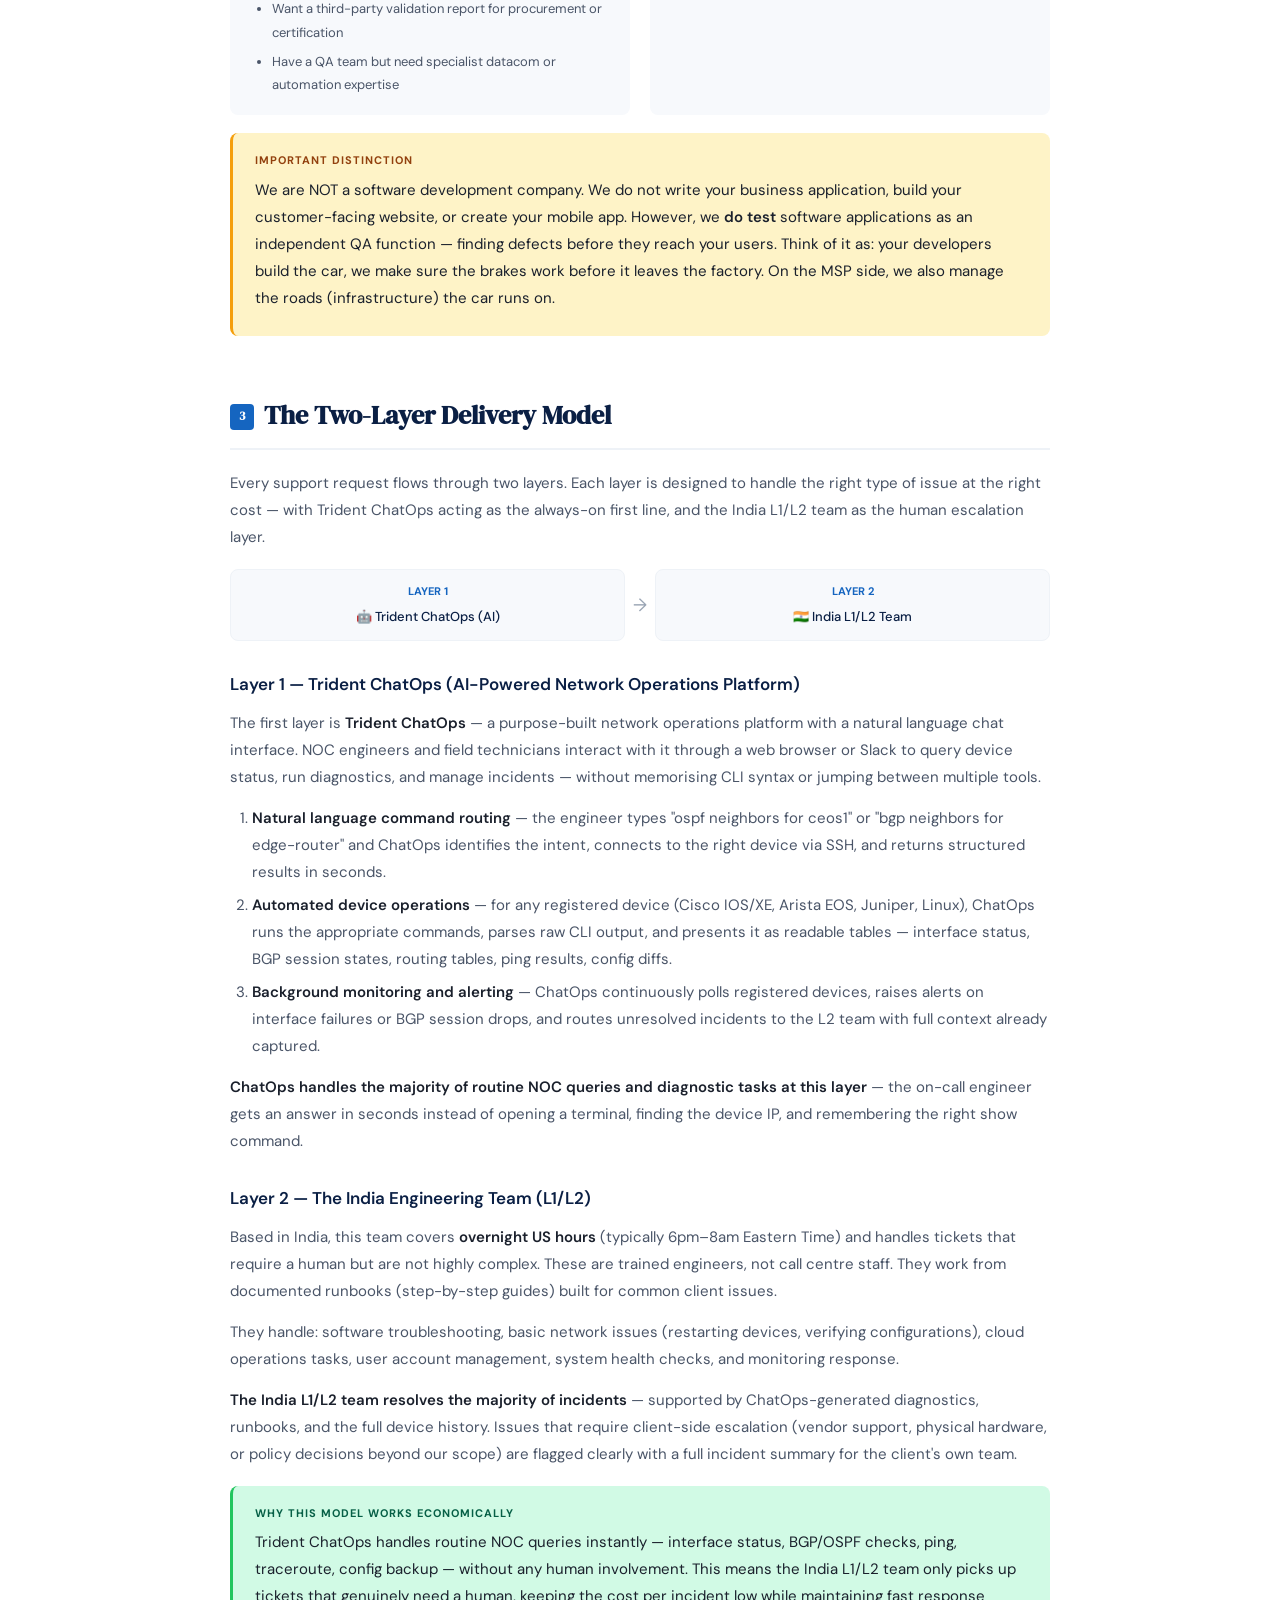
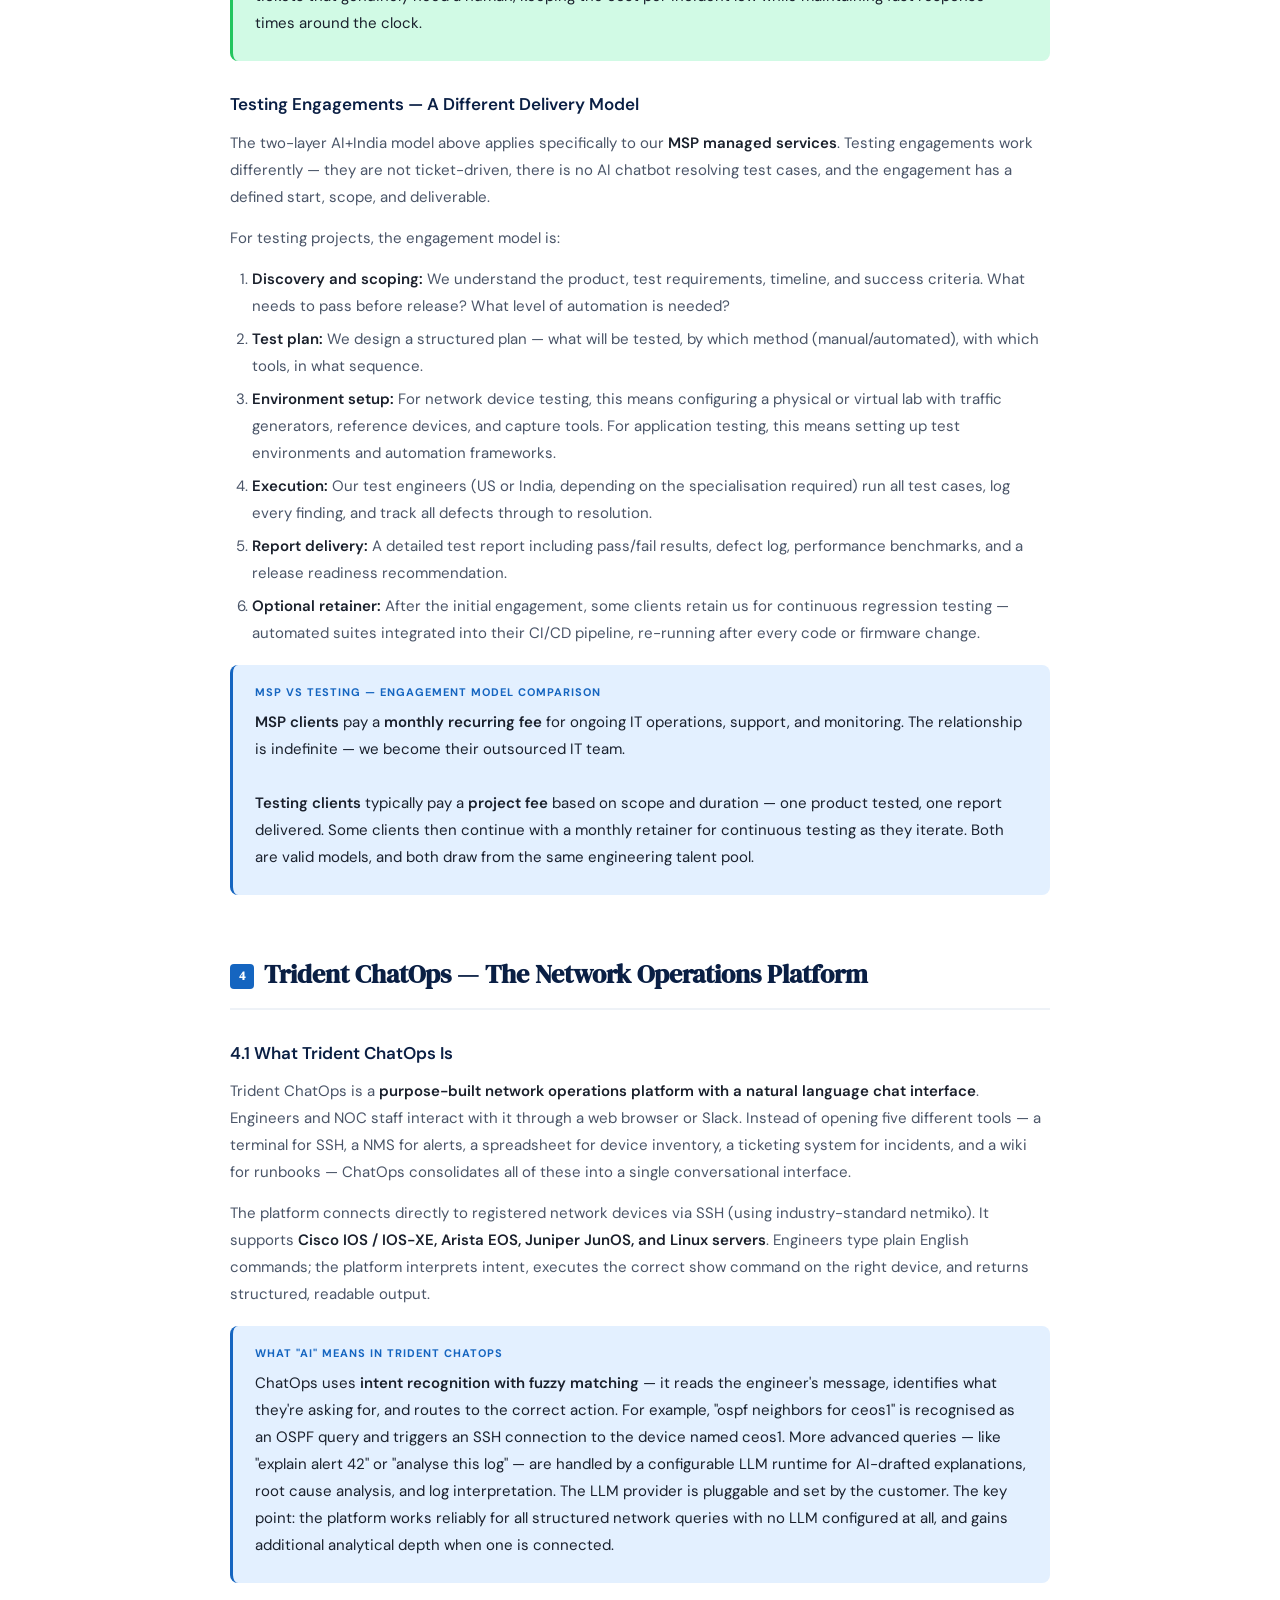
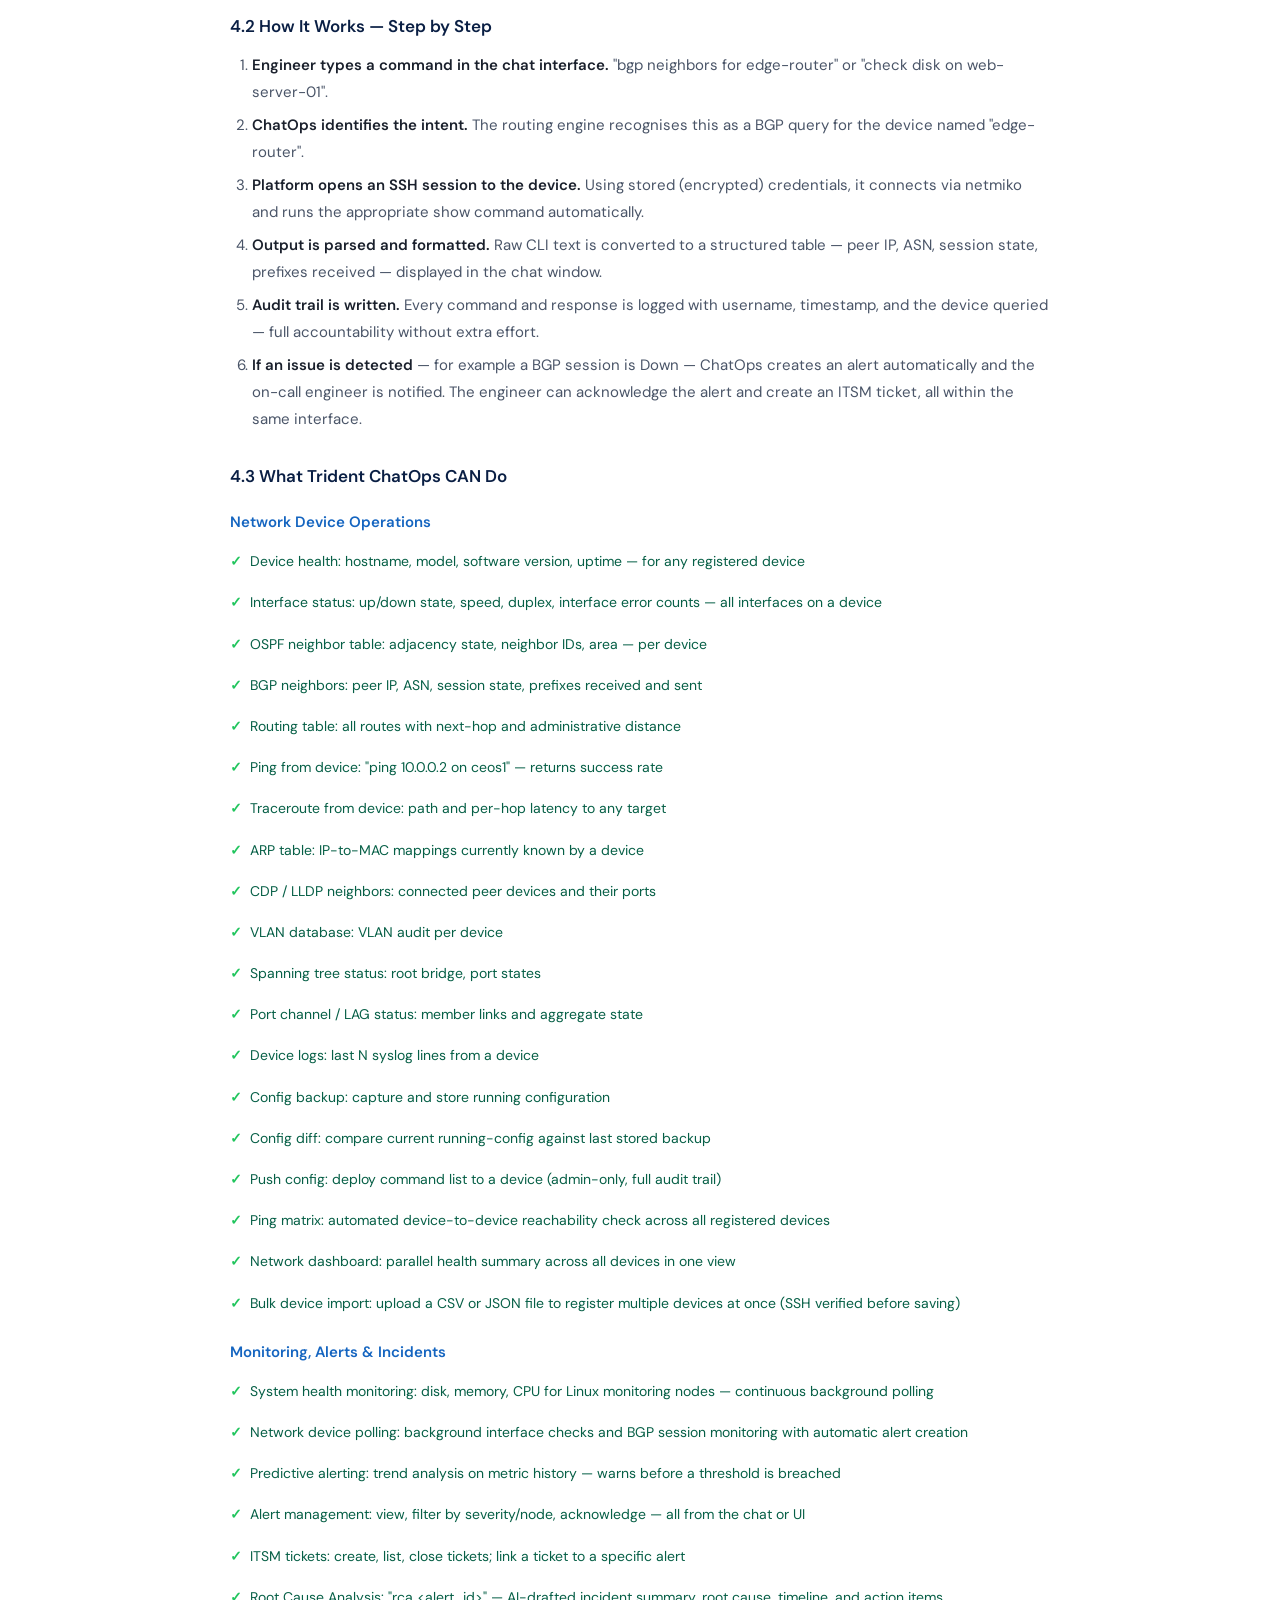
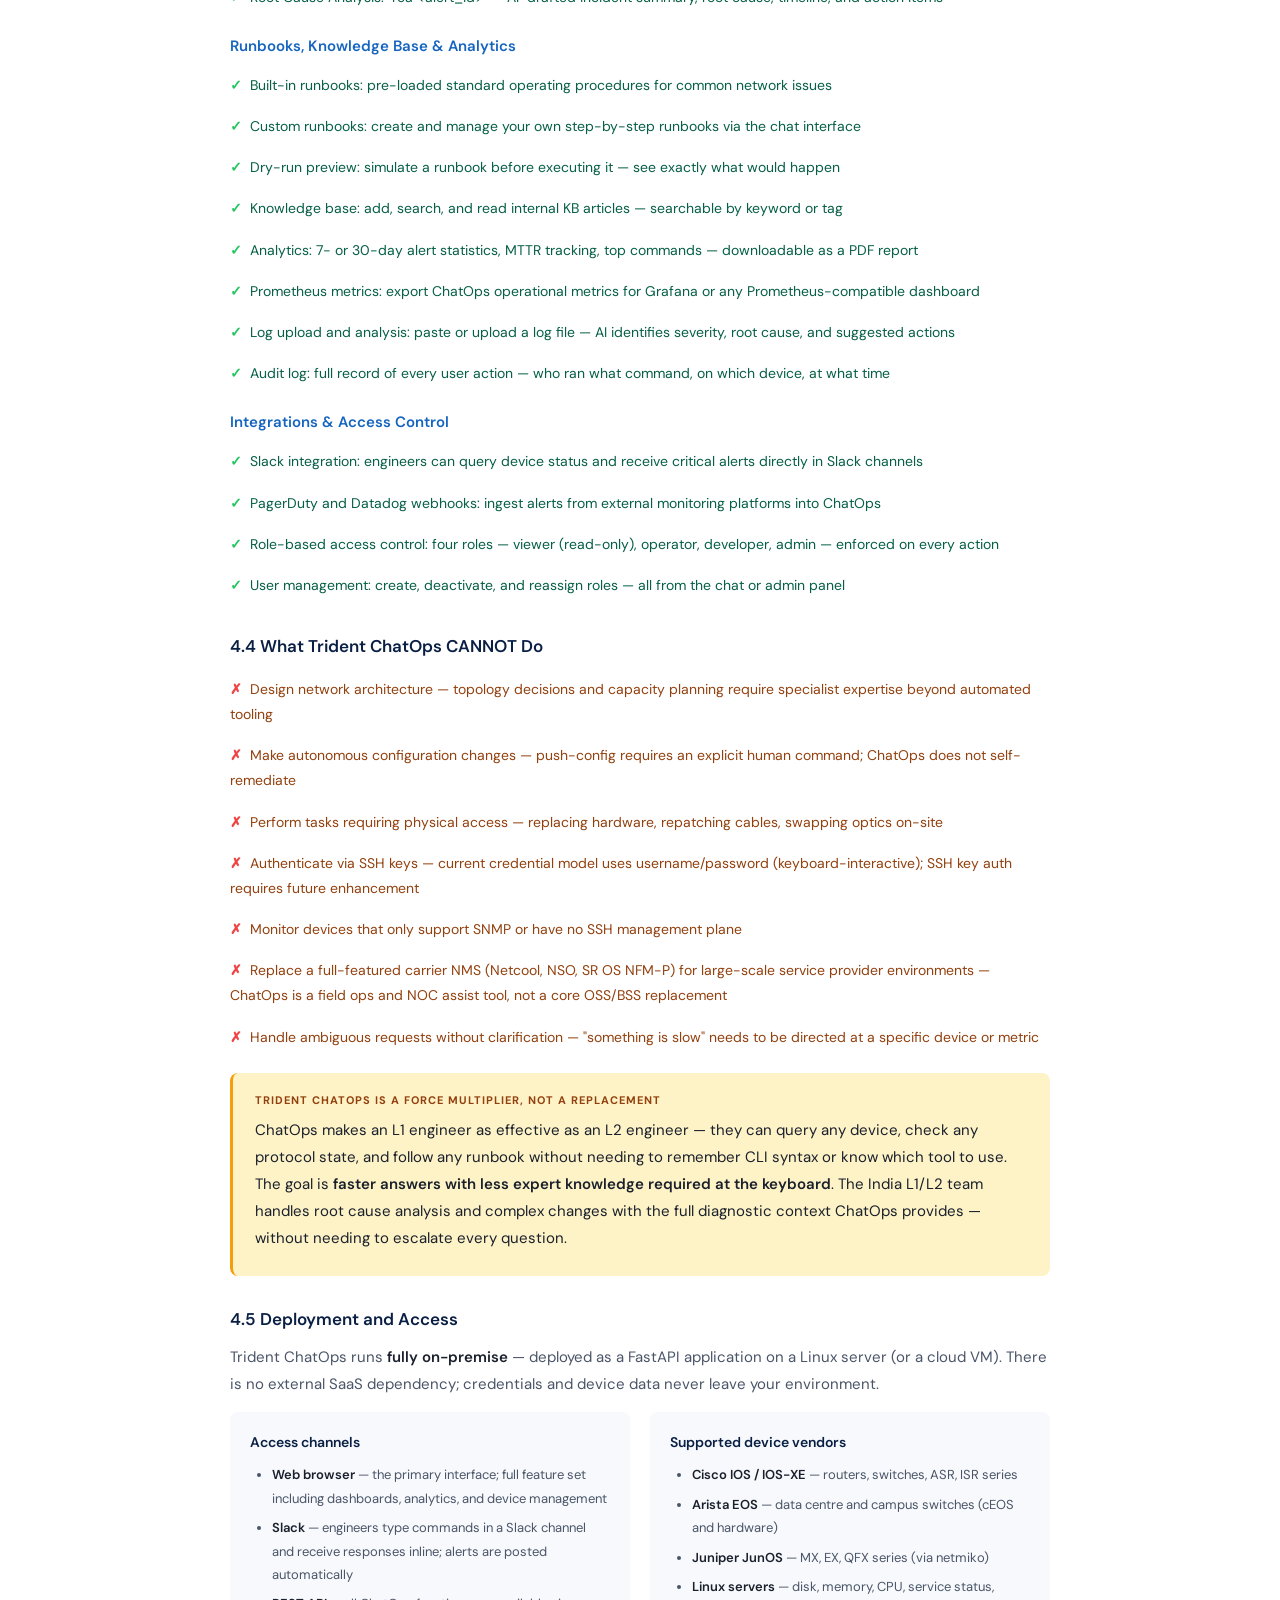
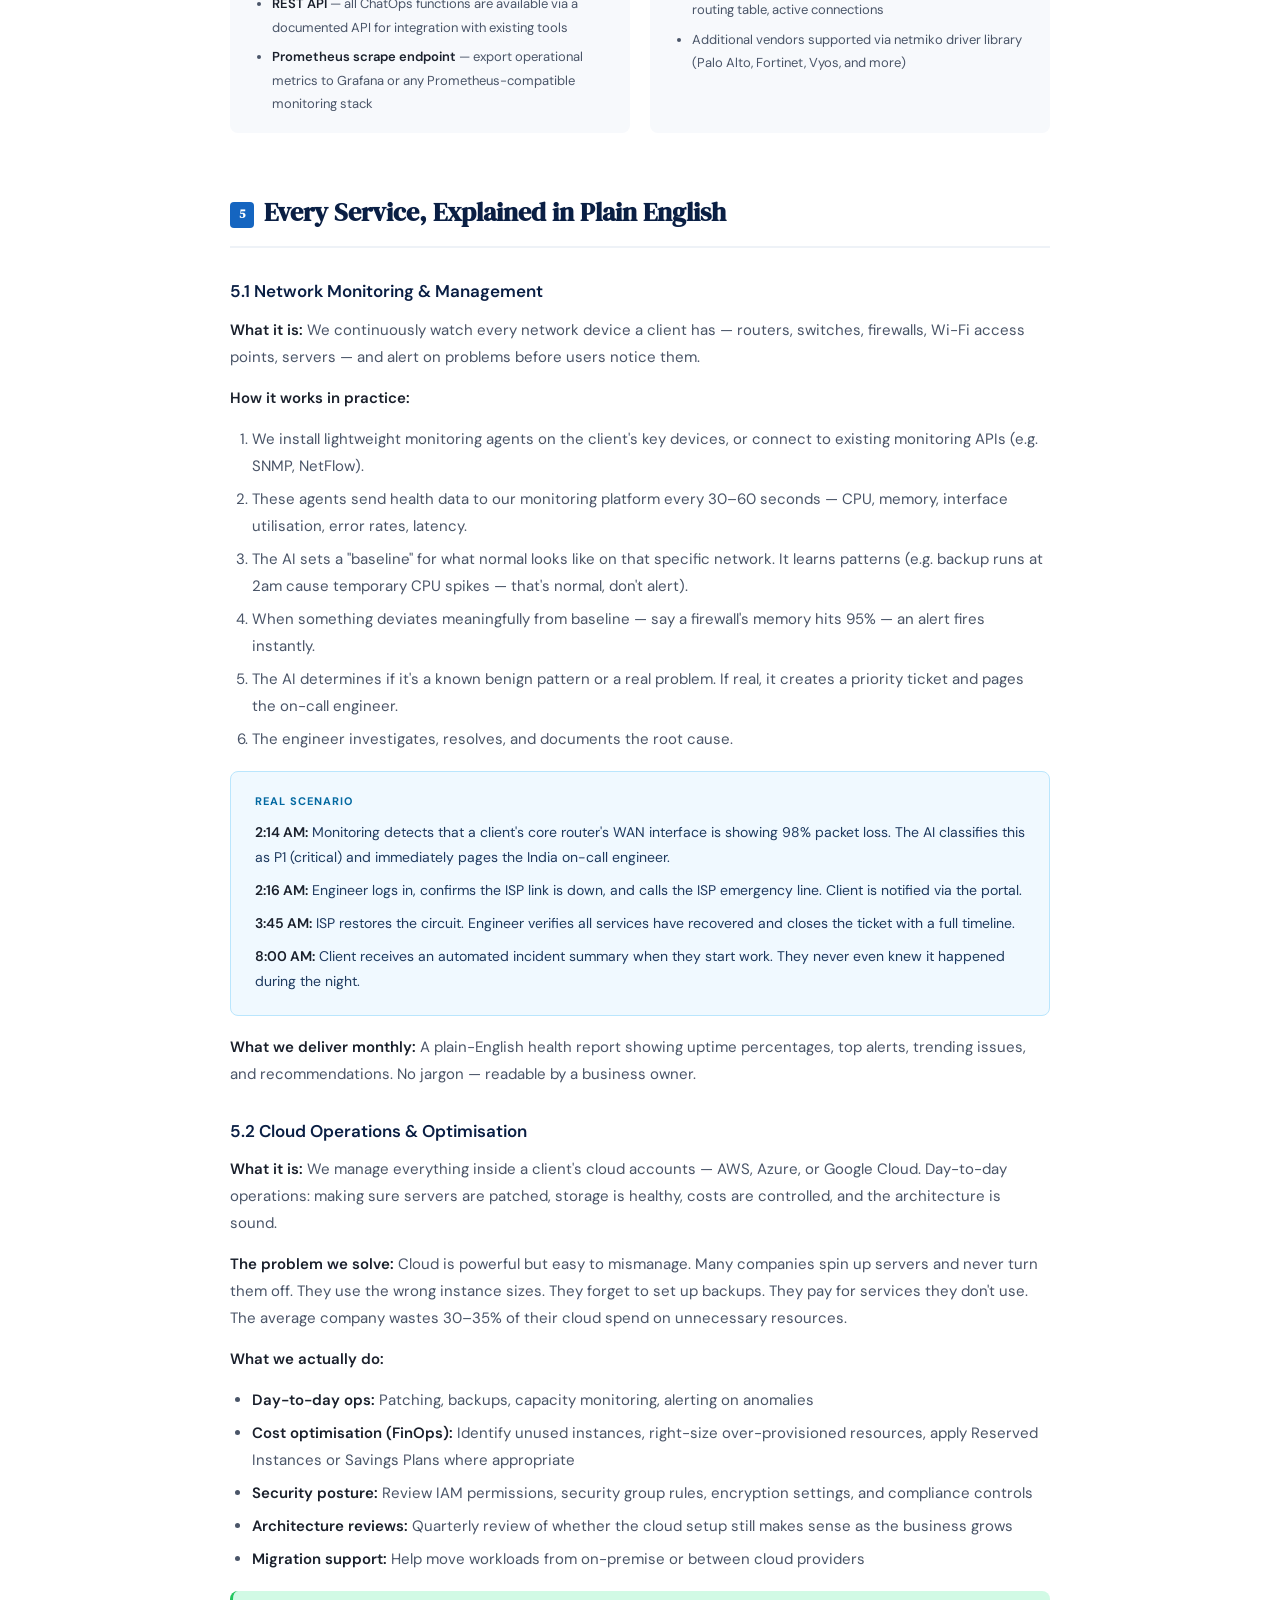
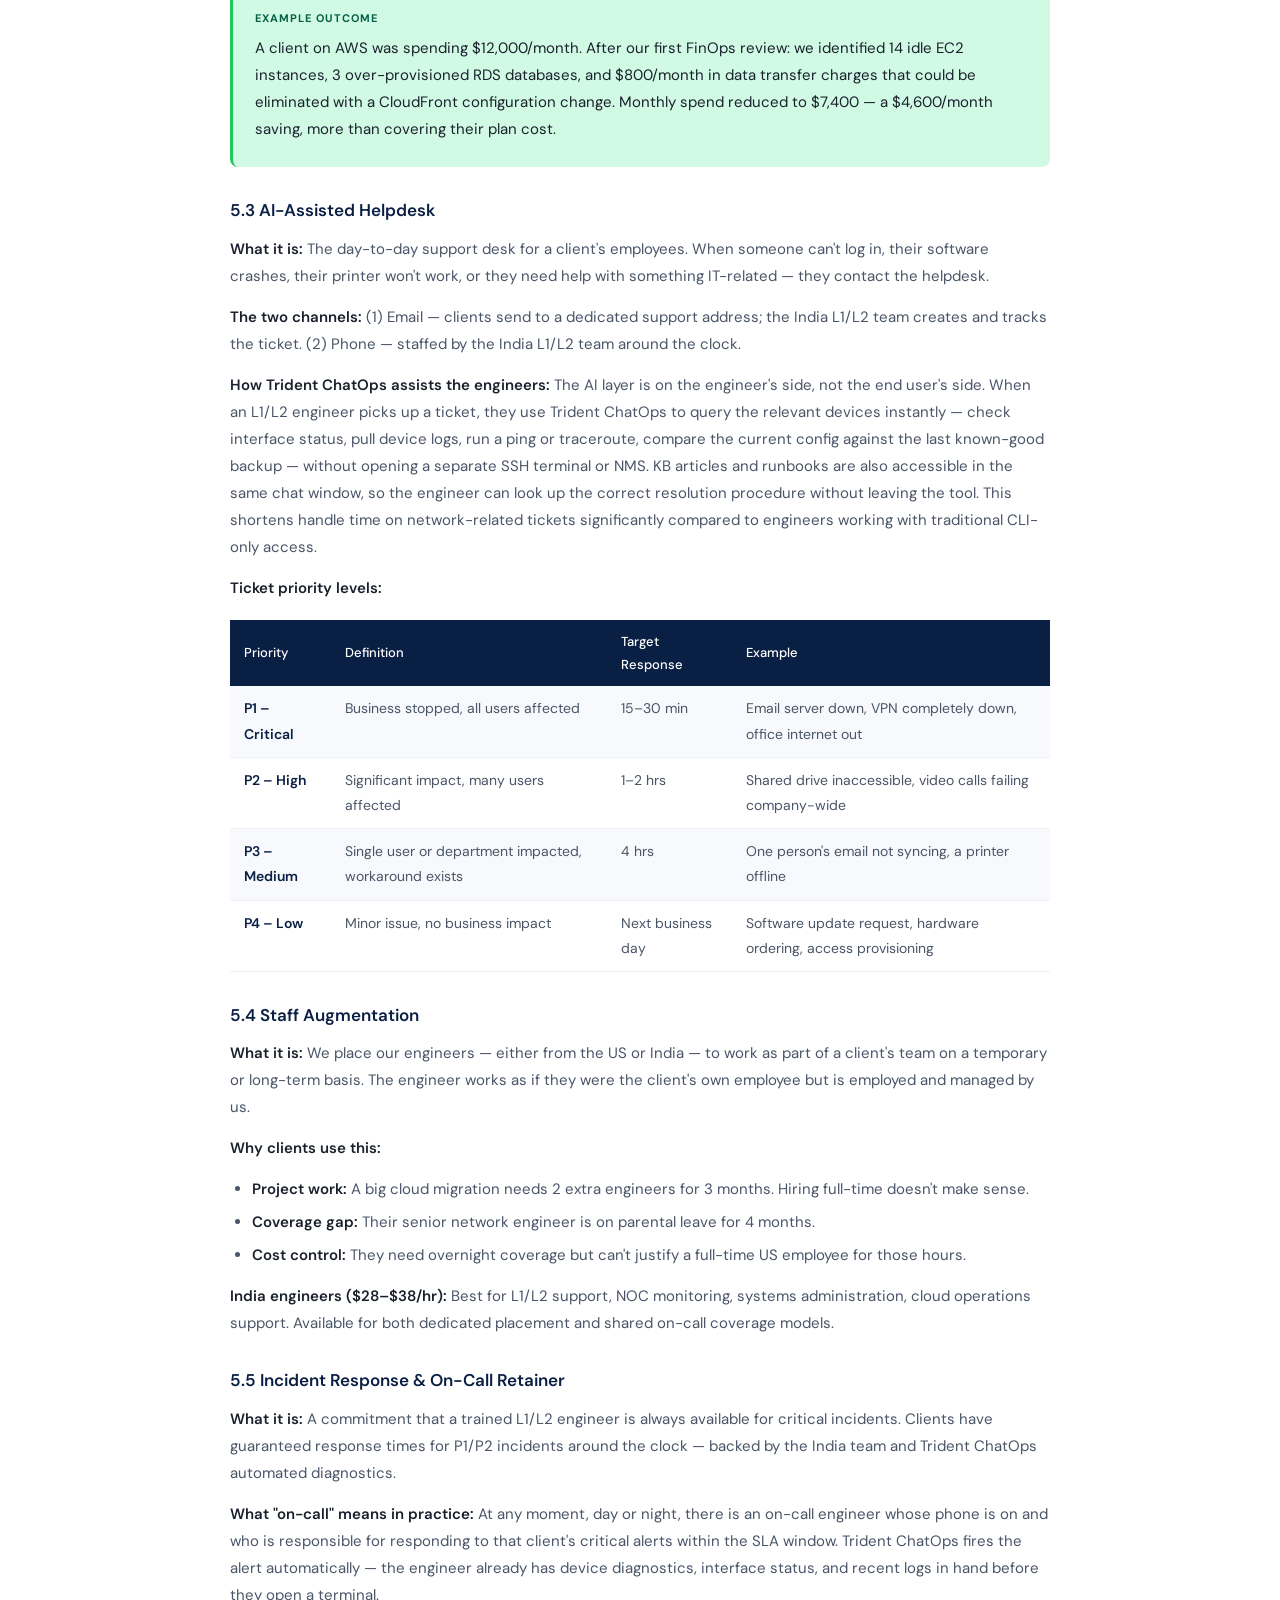
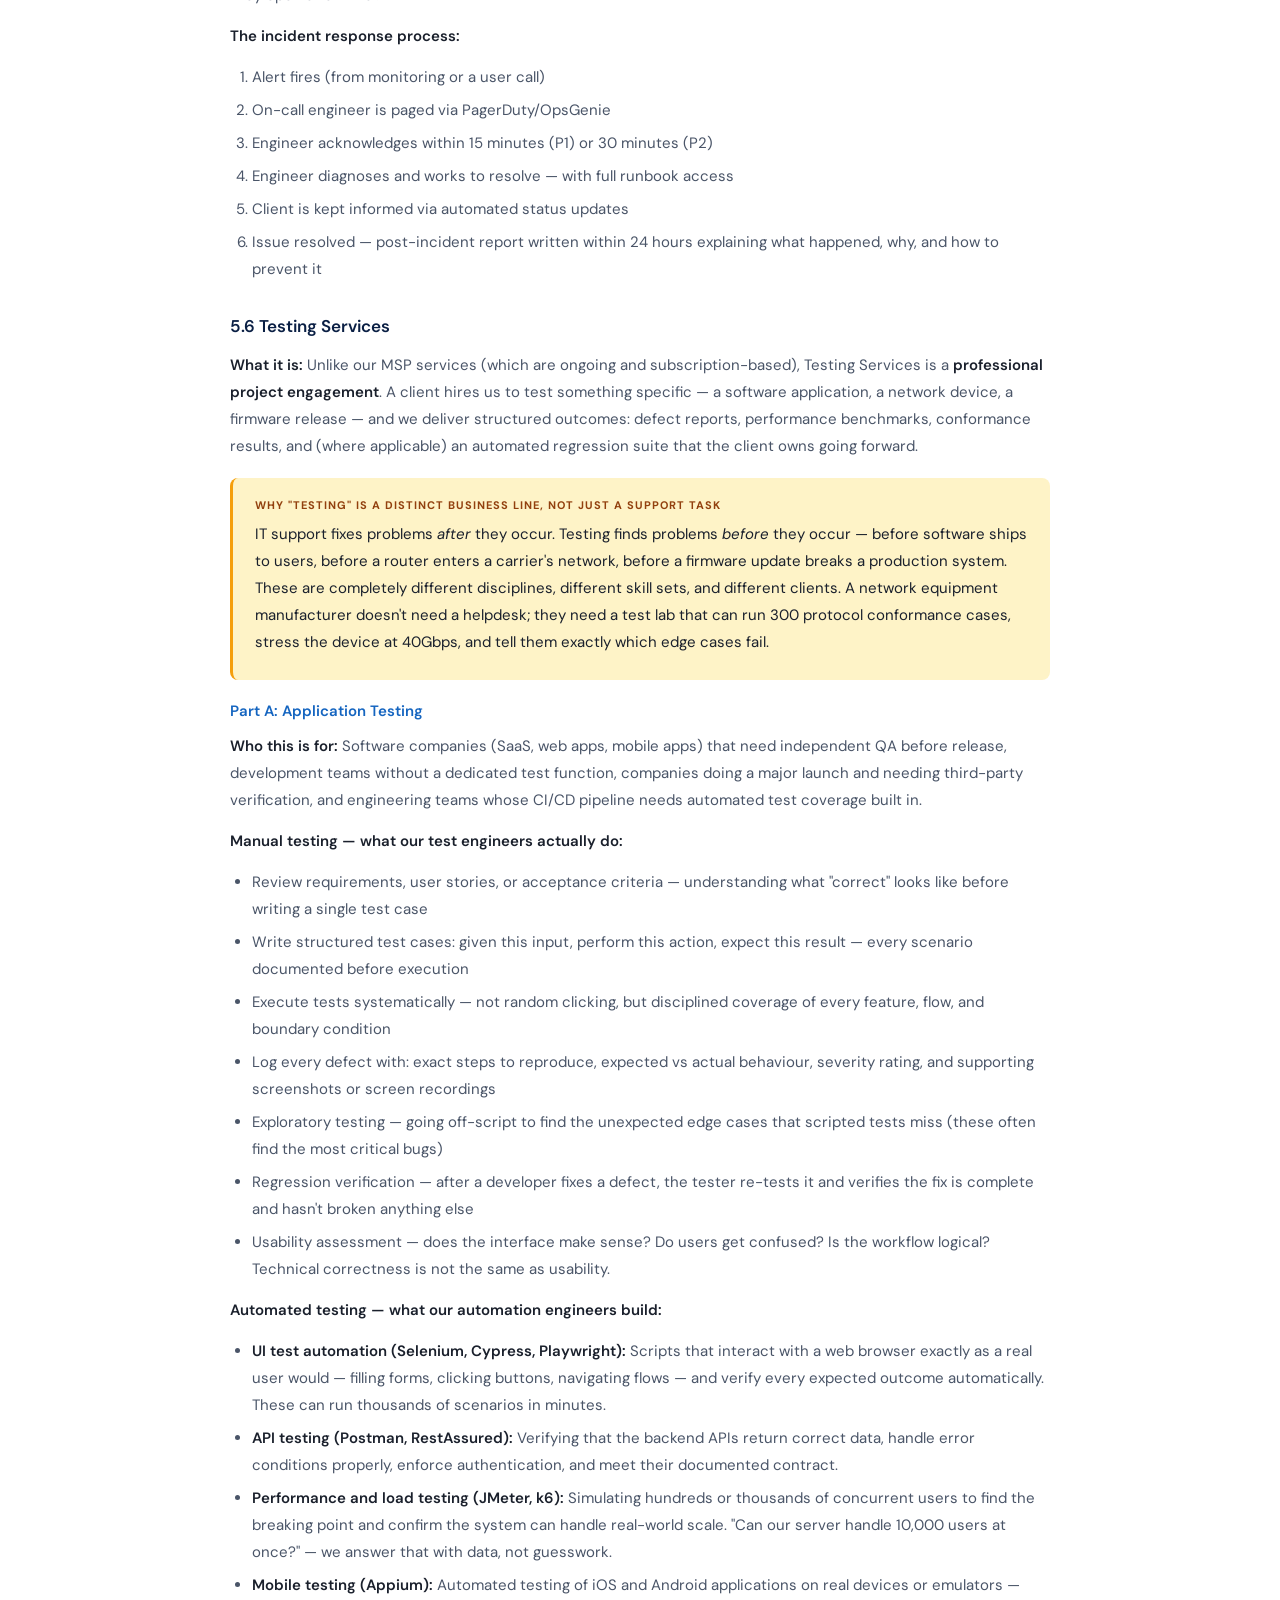
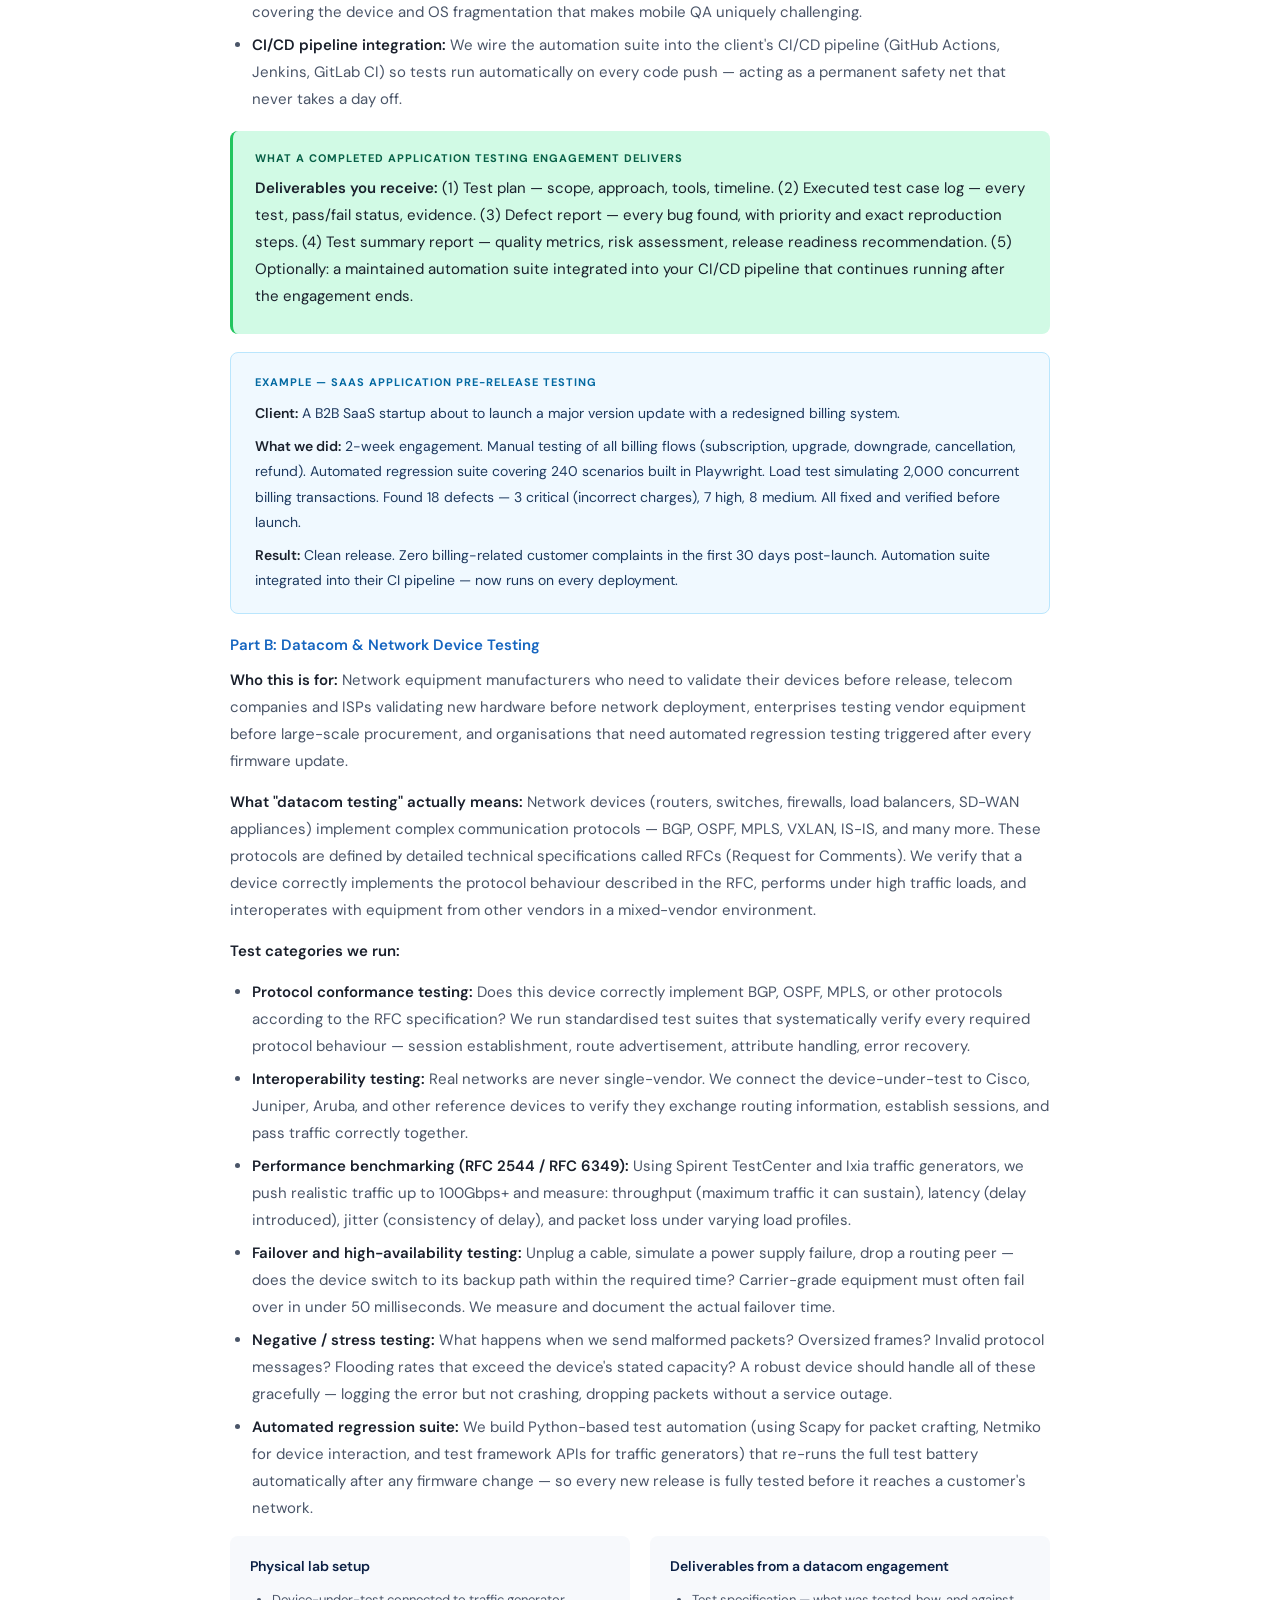
<file: TridentCloudNet_Company_Brief.html>
<!DOCTYPE html>
<html lang="en">
<head>
<meta charset="UTF-8"/>
<meta name="viewport" content="width=device-width, initial-scale=1.0"/>
<title>Trident CloudNet Solutions — Company Briefing Document</title>
<link rel="preconnect" href="https://fonts.googleapis.com"/>
<link href="https://fonts.googleapis.com/css2?family=DM+Sans:ital,opsz,wght@0,9..40,300;0,9..40,400;0,9..40,500;0,9..40,600;1,9..40,300&family=DM+Serif+Display:ital@0;1&display=swap" rel="stylesheet"/>
<style>
  *, *::before, *::after { box-sizing: border-box; margin: 0; padding: 0; }
  :root {
    --navy: #0A1F44; --blue: #1565C0; --blue-pale: #E3F0FF;
    --accent: #00B4D8; --green: #22C55E; --amber: #F59E0B;
    --gray-100: #F7F9FC; --gray-200: #EEF2F7; --gray-400: #9AA5B4;
    --gray-600: #4A5568; --gray-900: #1A202C;
  }
  body { font-family: 'DM Sans', sans-serif; color: var(--gray-900); background: #fff; font-size: 15px; line-height: 1.8; max-width: 900px; margin: 0 auto; padding: 48px 40px 80px; }
  @media (max-width:640px) { body { padding: 24px 18px 60px; } }

  /* Document header */
  .doc-header { border-bottom: 3px solid var(--navy); padding-bottom: 28px; margin-bottom: 36px; }
  .doc-label { font-size: 11px; font-weight: 600; color: var(--blue); text-transform: uppercase; letter-spacing: 1.5px; margin-bottom: 10px; }
  .doc-title { font-family: 'DM Serif Display', serif; font-size: 34px; color: var(--navy); line-height: 1.2; margin-bottom: 10px; }
  .doc-meta { font-size: 13px; color: var(--gray-400); display: flex; gap: 24px; flex-wrap: wrap; margin-top: 14px; }
  .doc-meta span { display: flex; align-items: center; gap: 5px; }

  /* TOC */
  .toc { background: var(--gray-100); border-left: 3px solid var(--blue); border-radius: 0 8px 8px 0; padding: 22px 28px; margin-bottom: 48px; }
  .toc h2 { font-size: 13px; font-weight: 600; color: var(--navy); text-transform: uppercase; letter-spacing: 1px; margin-bottom: 14px; }
  .toc ol { padding-left: 18px; display: flex; flex-direction: column; gap: 5px; }
  .toc li { font-size: 14px; }
  .toc a { color: var(--blue); text-decoration: none; }
  .toc a:hover { text-decoration: underline; }

  /* Sections */
  .section { margin-bottom: 56px; }
  h2.section-title { font-family: 'DM Serif Display', serif; font-size: 26px; color: var(--navy); border-bottom: 2px solid var(--gray-200); padding-bottom: 10px; margin-bottom: 20px; }
  h3.sub-title { font-size: 17px; font-weight: 600; color: var(--navy); margin: 28px 0 10px; }
  h4.sub-sub { font-size: 15px; font-weight: 600; color: var(--blue); margin: 18px 0 8px; }
  p { margin-bottom: 14px; color: var(--gray-600); }
  p:last-child { margin-bottom: 0; }
  strong { color: var(--gray-900); font-weight: 600; }
  ul, ol { padding-left: 22px; margin-bottom: 14px; display: flex; flex-direction: column; gap: 6px; }
  li { color: var(--gray-600); }

  /* Callout boxes */
  .box { border-radius: 8px; padding: 18px 22px; margin: 18px 0; }
  .box-blue { background: var(--blue-pale); border-left: 3px solid var(--blue); }
  .box-green { background: #D1FAE5; border-left: 3px solid var(--green); }
  .box-amber { background: #FEF3C7; border-left: 3px solid var(--amber); }
  .box-navy { background: var(--navy); color: rgba(255,255,255,0.85); border-radius: 8px; padding: 22px 26px; }
  .box-navy p { color: rgba(255,255,255,0.8); }
  .box-navy strong { color: white; }
  .box-navy h4 { color: var(--accent); font-size: 13px; text-transform: uppercase; letter-spacing: 1px; margin-bottom: 10px; }
  .box .box-label { font-size: 11px; font-weight: 700; text-transform: uppercase; letter-spacing: 1px; margin-bottom: 6px; }
  .box-blue .box-label { color: var(--blue); }
  .box-green .box-label { color: #065F46; }
  .box-amber .box-label { color: #92400E; }
  .box-blue p, .box-green p, .box-amber p { color: var(--gray-900); margin-bottom: 6px; }
  .box-blue li, .box-green li, .box-amber li { color: var(--gray-900); }

  /* Example scenario box */
  .scenario { background: #F0F9FF; border: 1px solid #BAE6FD; border-radius: 8px; padding: 20px 24px; margin: 18px 0; }
  .scenario-label { font-size: 11px; font-weight: 700; color: #0369A1; text-transform: uppercase; letter-spacing: 1px; margin-bottom: 8px; }
  .scenario p { color: #1e3a5f; margin-bottom: 8px; font-size: 14px; }
  .scenario p:last-child { margin-bottom: 0; }

  /* Flow diagram (text-based) */
  .flow { display: flex; align-items: center; gap: 0; flex-wrap: wrap; margin: 18px 0; }
  .flow-step { background: var(--gray-100); border: 1px solid var(--gray-200); border-radius: 8px; padding: 12px 16px; font-size: 13px; font-weight: 500; color: var(--navy); flex: 1; min-width: 120px; text-align: center; }
  .flow-step .step-num { font-size: 11px; color: var(--blue); font-weight: 700; display: block; margin-bottom: 3px; }
  .flow-arrow { font-size: 18px; color: var(--gray-400); padding: 0 8px; flex-shrink: 0; }

  /* Two-column layout */
  .two-col { display: grid; grid-template-columns: 1fr 1fr; gap: 20px; margin: 14px 0; }
  @media (max-width: 600px) { .two-col { grid-template-columns: 1fr; } }
  .col-card { background: var(--gray-100); border-radius: 8px; padding: 18px 20px; }
  .col-card h4 { font-size: 14px; font-weight: 600; color: var(--navy); margin-bottom: 8px; }
  .col-card ul { margin-bottom: 0; }
  .col-card li { font-size: 13px; color: var(--gray-600); }

  /* Check/cross list */
  .can-list { list-style: none; padding-left: 0; }
  .can-list li { padding: 5px 0; font-size: 14px; }
  .can-list li::before { margin-right: 8px; }
  .can { color: #065F46; }
  .can::before { content: '✓'; color: var(--green); font-weight: 700; }
  .cannot { color: #92400E; }
  .cannot::before { content: '✗'; color: #EF4444; font-weight: 700; }

  /* Table */
  table { width: 100%; border-collapse: collapse; margin: 18px 0; font-size: 14px; }
  th { background: var(--navy); color: white; padding: 10px 14px; text-align: left; font-weight: 500; font-size: 13px; }
  td { padding: 10px 14px; border-bottom: 1px solid var(--gray-200); color: var(--gray-600); vertical-align: top; }
  tr:nth-child(even) td { background: var(--gray-100); }
  td strong { color: var(--navy); }

  /* Divider */
  hr { border: none; border-top: 1px solid var(--gray-200); margin: 40px 0; }
  .section-num { display: inline-block; background: var(--blue); color: white; font-size: 12px; font-weight: 700; padding: 2px 9px; border-radius: 4px; margin-right: 10px; vertical-align: middle; }
</style>
</head>
<body>

<!-- DOCUMENT HEADER -->
<div class="doc-header">
  <div class="doc-label">Internal briefing document</div>
  <h1 class="doc-title">Trident CloudNet Solutions<br>— What We Do &amp; How We Do It</h1>
  <p style="color:var(--gray-600);font-size:15px;margin-top:10px">A plain-English explanation of every service, the AI chatbot, the team model, and what a client actually experiences day to day.</p>
  <div class="doc-meta">
    <span>📅 May 2026</span>
    <span>🏢 Trident CloudNet Solutions</span>
    <span>📄 Version 2.0</span>
    <span>🔒 Internal use</span>
  </div>
</div>

<!-- TABLE OF CONTENTS -->
<div class="toc">
  <h2>Contents</h2>
  <ol>
    <li><a href="#overview">What is Trident CloudNet Solutions?</a></li>
    <li><a href="#who-we-serve">Who We Serve — The Target Customer</a></li>
    <li><a href="#model">The Two-Layer Delivery Model (AI + India)</a></li>
    <li><a href="#chatbot">The AI Chatbot — Full Explanation</a></li>
    <li><a href="#services">Every Service, Explained in Plain English</a>
      <ol style="margin-top:6px">
        <li><a href="#s1">Network Monitoring</a></li>
        <li><a href="#s2">Cloud Operations</a></li>
        <li><a href="#s3">AI-Assisted Helpdesk</a></li>
        <li><a href="#s4">Staff Augmentation</a></li>
        <li><a href="#s5">Incident Response</a></li>
        <li><a href="#s6">Testing Services</a></li>
      </ol>
    </li>
    <li><a href="#ticket-lifecycle">A Ticket's Full Journey — Start to Finish</a></li>
    <li><a href="#scenarios">Real-World Scenarios</a></li>
    <li><a href="#onboarding">What Happens When a Client Signs Up</a></li>
    <li><a href="#not">What We Are NOT</a></li>
    <li><a href="#summary">One-Page Summary</a></li>
  </ol>
</div>


<!-- SECTION 1: OVERVIEW -->
<div class="section" id="overview">
  <h2 class="section-title"><span class="section-num">1</span>What is Trident CloudNet Solutions?</h2>

  <p>Trident CloudNet Solutions operates <strong>two complementary service lines</strong> under one roof: a <strong>Managed Service Provider (MSP)</strong> practice and a <strong>Professional Testing Services</strong> practice. These serve different clients, operate on different engagement models, and require different skill sets — but they draw from the same pool of deep engineering talent.</p>

  <p><strong>The MSP side</strong> means we act as the outsourced IT department for businesses — managing their networks, cloud infrastructure, helpdesk, and incident response on a monthly retainer. Businesses pay a recurring fee and we take full responsibility for keeping their technology running. If something breaks at 3 AM, we fix it. If something is about to break, we detect it first and prevent the outage.</p>

  <p><strong>The Testing Services side</strong> is a project-based professional practice where we verify that software applications and networking/datacom products work correctly — before they reach end users or get deployed in production. This serves an entirely different type of client: software companies that need independent QA engineers, network equipment manufacturers that need their hardware and firmware validated against industry standards, and telecom companies testing devices before network deployment.</p>

  <div class="box box-blue">
    <div class="box-label">The simplest way to think about each side</div>
    <p><strong>MSP side:</strong> Imagine hiring a full IT team — a network engineer, cloud architect, helpdesk technician, and security analyst. That team would cost $400,000–$700,000/year in salaries alone. Trident CloudNet gives a business access to all those skills — plus AI tools — starting at $1,499/month.</p>
    <p style="margin-top:10px"><strong>Testing Services side:</strong> Imagine hiring a dedicated QA team — application test engineers, automation specialists, and network protocol test engineers. Instead of full-time hires, we provide that expertise on a project basis: you bring us a product to test, we run a structured test programme and deliver a complete report of what passes, what fails, and what needs to be fixed before release.</p>
  </div>

  <h3 class="sub-title">What Makes Us Different</h3>
  <p>Four things set Trident CloudNet apart from typical IT companies:</p>
  <ol>
    <li><strong>Trident ChatOps handles the routine NOC workload.</strong> Our purpose-built network operations platform lets engineers query any device — interface status, BGP/OSPF neighbors, routing tables, ping, traceroute — through a natural language chat interface. No SSH terminal juggling, no memorising CLI syntax. Devices are monitored continuously in the background and alerts fire automatically.</li>
    <li><strong>India engineers provide cost-effective 24/7 coverage.</strong> Our India-based L1/L2 team provides around-the-clock human support — handling monitoring, incident response, runbook execution, and escalations for both managed services and testing engagements.</li>
    <li><strong>We combine IT operations and product quality assurance.</strong> Very few companies do both managed IT and professional testing under one roof. Our clients get a single trusted partner who can manage their infrastructure AND independently validate the quality of their software and network products.</li>
  </ol>
</div>


<!-- SECTION 2: WHO WE SERVE -->
<div class="section" id="who-we-serve">
  <h2 class="section-title"><span class="section-num">2</span>Who We Serve — The Target Customer</h2>

  <p>Because we operate two distinct service lines, we serve two distinct client types. Understanding which type you are — or which type you're pitching to — is important for positioning the right service.</p>

  <h3 class="sub-title">Client Type 1 — MSP Clients (Ongoing IT Operations)</h3>
  <p>Our MSP ideal client is a <strong>small or mid-sized business (SMB)</strong> — typically 10 to 300 employees — that relies on technology to run its operations but doesn't want to build and maintain a large internal IT department.</p>

  <div class="two-col">
    <div class="col-card">
      <h4>MSP good fit — companies that:</h4>
      <ul>
        <li>Run on Microsoft 365, Google Workspace, or a mix</li>
        <li>Use cloud infrastructure (AWS, Azure, or GCP)</li>
        <li>Have remote or hybrid employees needing support</li>
        <li>Have experienced outages that hurt the business</li>
        <li>Are growing and IT can't keep up</li>
        <li>Have one IT person who's overwhelmed</li>
        <li>Need compliance (HIPAA, SOC2, PCI) support</li>

      </ul>
    </div>
    <div class="col-card">
      <h4>MSP industries:</h4>
      <ul>
        <li>Professional services (law, accounting, consulting)</li>
        <li>Healthcare (clinics, labs, health tech)</li>
        <li>Financial services and fintech</li>
        <li>Manufacturing and logistics</li>
        <li>Retail and e-commerce</li>
        <li>Technology startups and scale-ups</li>
        <li>Education and non-profits</li>
        <li>Any business that runs on technology and needs it managed</li>
      </ul>
    </div>
  </div>

  <h3 class="sub-title">Client Type 2 — Testing Clients (Product QA)</h3>
  <p>Our testing clients are companies that have a <strong>product to test</strong> — either software they are about to release, or a network device/firmware that needs validation. The engagement is project-based, not a monthly subscription.</p>

  <div class="two-col">
    <div class="col-card">
      <h4>Testing good fit — companies that:</h4>
      <ul>
        <li>Build networking hardware (routers, switches, firewalls, SD-WAN devices)</li>
        <li>Develop software and need independent QA before release</li>
        <li>Are a telecom or ISP validating new equipment deployments</li>
        <li>Need automated test suites integrated into their CI/CD pipeline</li>
        <li>Are releasing a firmware update and need regression testing</li>
        <li>Want a third-party validation report for procurement or certification</li>
        <li>Have a QA team but need specialist datacom or automation expertise</li>
      </ul>
    </div>
    <div class="col-card">
      <h4>Testing industries:</h4>
      <ul>
        <li>Networking / telecom equipment manufacturers (OEMs)</li>
        <li>Internet Service Providers (ISPs) and carriers</li>
        <li>Software / SaaS companies</li>
        <li>Enterprise IT (pre-deployment network device validation)</li>
        <li>Government and defence (protocol conformance certification)</li>
        <li>Test labs and independent certification bodies</li>
        <li>Any company that ships a product and needs it tested before release</li>
      </ul>
    </div>
  </div>

  <div class="box box-amber">
    <div class="box-label">Important distinction</div>
    <p>We are NOT a software development company. We do not write your business application, build your customer-facing website, or create your mobile app. However, we <strong>do test</strong> software applications as an independent QA function — finding defects before they reach your users. Think of it as: your developers build the car, we make sure the brakes work before it leaves the factory. On the MSP side, we also manage the roads (infrastructure) the car runs on.</p>
  </div>
</div>


<!-- SECTION 3: THREE-LAYER MODEL -->
<div class="section" id="model">
  <h2 class="section-title"><span class="section-num">3</span>The Two-Layer Delivery Model</h2>

  <p>Every support request flows through two layers. Each layer is designed to handle the right type of issue at the right cost — with Trident ChatOps acting as the always-on first line, and the India L1/L2 team as the human escalation layer.</p>

  <div class="flow">
    <div class="flow-step"><span class="step-num">LAYER 1</span>🤖 Trident ChatOps (AI)</div>
    <div class="flow-arrow">→</div>
    <div class="flow-step"><span class="step-num">LAYER 2</span>🇮🇳 India L1/L2 Team</div>
  </div>

  <h3 class="sub-title">Layer 1 — Trident ChatOps (AI-Powered Network Operations Platform)</h3>
  <p>The first layer is <strong>Trident ChatOps</strong> — a purpose-built network operations platform with a natural language chat interface. NOC engineers and field technicians interact with it through a web browser or Slack to query device status, run diagnostics, and manage incidents — without memorising CLI syntax or jumping between multiple tools.</p>
  <ol>
    <li><strong>Natural language command routing</strong> — the engineer types "ospf neighbors for ceos1" or "bgp neighbors for edge-router" and ChatOps identifies the intent, connects to the right device via SSH, and returns structured results in seconds.</li>
    <li><strong>Automated device operations</strong> — for any registered device (Cisco IOS/XE, Arista EOS, Juniper, Linux), ChatOps runs the appropriate commands, parses raw CLI output, and presents it as readable tables — interface status, BGP session states, routing tables, ping results, config diffs.</li>
    <li><strong>Background monitoring and alerting</strong> — ChatOps continuously polls registered devices, raises alerts on interface failures or BGP session drops, and routes unresolved incidents to the L2 team with full context already captured.</li>
  </ol>
  <p><strong>ChatOps handles the majority of routine NOC queries and diagnostic tasks at this layer</strong> — the on-call engineer gets an answer in seconds instead of opening a terminal, finding the device IP, and remembering the right show command.</p>

  <h3 class="sub-title">Layer 2 — The India Engineering Team (L1/L2)</h3>
  <p>Based in India, this team covers <strong>overnight US hours</strong> (typically 6pm–8am Eastern Time) and handles tickets that require a human but are not highly complex. These are trained engineers, not call centre staff. They work from documented runbooks (step-by-step guides) built for common client issues.</p>
  <p>They handle: software troubleshooting, basic network issues (restarting devices, verifying configurations), cloud operations tasks, user account management, system health checks, and monitoring response.</p>
  <p><strong>The India L1/L2 team resolves the majority of incidents</strong> — supported by ChatOps-generated diagnostics, runbooks, and the full device history. Issues that require client-side escalation (vendor support, physical hardware, or policy decisions beyond our scope) are flagged clearly with a full incident summary for the client's own team.</p>

  <div class="box box-green">
    <div class="box-label">Why this model works economically</div>
    <p>Trident ChatOps handles routine NOC queries instantly — interface status, BGP/OSPF checks, ping, traceroute, config backup — without any human involvement. This means the India L1/L2 team only picks up tickets that genuinely need a human, keeping the cost per incident low while maintaining fast response times around the clock.</p>
  </div>

  <h3 class="sub-title">Testing Engagements — A Different Delivery Model</h3>
  <p>The two-layer AI+India model above applies specifically to our <strong>MSP managed services</strong>. Testing engagements work differently — they are not ticket-driven, there is no AI chatbot resolving test cases, and the engagement has a defined start, scope, and deliverable.</p>

  <p>For testing projects, the engagement model is:</p>
  <ol>
    <li><strong>Discovery and scoping:</strong> We understand the product, test requirements, timeline, and success criteria. What needs to pass before release? What level of automation is needed?</li>
    <li><strong>Test plan:</strong> We design a structured plan — what will be tested, by which method (manual/automated), with which tools, in what sequence.</li>
    <li><strong>Environment setup:</strong> For network device testing, this means configuring a physical or virtual lab with traffic generators, reference devices, and capture tools. For application testing, this means setting up test environments and automation frameworks.</li>
    <li><strong>Execution:</strong> Our test engineers (US or India, depending on the specialisation required) run all test cases, log every finding, and track all defects through to resolution.</li>
    <li><strong>Report delivery:</strong> A detailed test report including pass/fail results, defect log, performance benchmarks, and a release readiness recommendation.</li>
    <li><strong>Optional retainer:</strong> After the initial engagement, some clients retain us for continuous regression testing — automated suites integrated into their CI/CD pipeline, re-running after every code or firmware change.</li>
  </ol>

  <div class="box box-blue">
    <div class="box-label">MSP vs Testing — engagement model comparison</div>
    <p><strong>MSP clients</strong> pay a <strong>monthly recurring fee</strong> for ongoing IT operations, support, and monitoring. The relationship is indefinite — we become their outsourced IT team.<br/><br/><strong>Testing clients</strong> typically pay a <strong>project fee</strong> based on scope and duration — one product tested, one report delivered. Some clients then continue with a monthly retainer for continuous testing as they iterate. Both are valid models, and both draw from the same engineering talent pool.</p>
  </div>
</div>


<!-- SECTION 4: AI CHATBOT -->
<div class="section" id="chatbot">
  <h2 class="section-title"><span class="section-num">4</span>Trident ChatOps — The Network Operations Platform</h2>

  <h3 class="sub-title">4.1 What Trident ChatOps Is</h3>
  <p>Trident ChatOps is a <strong>purpose-built network operations platform with a natural language chat interface</strong>. Engineers and NOC staff interact with it through a web browser or Slack. Instead of opening five different tools — a terminal for SSH, a NMS for alerts, a spreadsheet for device inventory, a ticketing system for incidents, and a wiki for runbooks — ChatOps consolidates all of these into a single conversational interface.</p>

  <p>The platform connects directly to registered network devices via SSH (using industry-standard netmiko). It supports <strong>Cisco IOS / IOS-XE, Arista EOS, Juniper JunOS, and Linux servers</strong>. Engineers type plain English commands; the platform interprets intent, executes the correct show command on the right device, and returns structured, readable output.</p>

  <div class="box box-blue">
    <div class="box-label">What "AI" means in Trident ChatOps</div>
    <p>ChatOps uses <strong>intent recognition with fuzzy matching</strong> — it reads the engineer's message, identifies what they're asking for, and routes to the correct action. For example, "ospf neighbors for ceos1" is recognised as an OSPF query and triggers an SSH connection to the device named ceos1. More advanced queries — like "explain alert 42" or "analyse this log" — are handled by a configurable LLM runtime for AI-drafted explanations, root cause analysis, and log interpretation. The LLM provider is pluggable and set by the customer. The key point: the platform works reliably for all structured network queries with no LLM configured at all, and gains additional analytical depth when one is connected.</p>
  </div>

  <h3 class="sub-title">4.2 How It Works — Step by Step</h3>
  <ol>
    <li><strong>Engineer types a command in the chat interface.</strong> "bgp neighbors for edge-router" or "check disk on web-server-01".</li>
    <li><strong>ChatOps identifies the intent.</strong> The routing engine recognises this as a BGP query for the device named "edge-router".</li>
    <li><strong>Platform opens an SSH session to the device.</strong> Using stored (encrypted) credentials, it connects via netmiko and runs the appropriate show command automatically.</li>
    <li><strong>Output is parsed and formatted.</strong> Raw CLI text is converted to a structured table — peer IP, ASN, session state, prefixes received — displayed in the chat window.</li>
    <li><strong>Audit trail is written.</strong> Every command and response is logged with username, timestamp, and the device queried — full accountability without extra effort.</li>
    <li><strong>If an issue is detected</strong> — for example a BGP session is Down — ChatOps creates an alert automatically and the on-call engineer is notified. The engineer can acknowledge the alert and create an ITSM ticket, all within the same interface.</li>
  </ol>

  <h3 class="sub-title">4.3 What Trident ChatOps CAN Do</h3>

  <h4 class="sub-sub">Network Device Operations</h4>
  <ul class="can-list">
    <li class="can">Device health: hostname, model, software version, uptime — for any registered device</li>
    <li class="can">Interface status: up/down state, speed, duplex, interface error counts — all interfaces on a device</li>
    <li class="can">OSPF neighbor table: adjacency state, neighbor IDs, area — per device</li>
    <li class="can">BGP neighbors: peer IP, ASN, session state, prefixes received and sent</li>
    <li class="can">Routing table: all routes with next-hop and administrative distance</li>
    <li class="can">Ping from device: "ping 10.0.0.2 on ceos1" — returns success rate</li>
    <li class="can">Traceroute from device: path and per-hop latency to any target</li>
    <li class="can">ARP table: IP-to-MAC mappings currently known by a device</li>
    <li class="can">CDP / LLDP neighbors: connected peer devices and their ports</li>
    <li class="can">VLAN database: VLAN audit per device</li>
    <li class="can">Spanning tree status: root bridge, port states</li>
    <li class="can">Port channel / LAG status: member links and aggregate state</li>
    <li class="can">Device logs: last N syslog lines from a device</li>
    <li class="can">Config backup: capture and store running configuration</li>
    <li class="can">Config diff: compare current running-config against last stored backup</li>
    <li class="can">Push config: deploy command list to a device (admin-only, full audit trail)</li>
    <li class="can">Ping matrix: automated device-to-device reachability check across all registered devices</li>
    <li class="can">Network dashboard: parallel health summary across all devices in one view</li>
    <li class="can">Bulk device import: upload a CSV or JSON file to register multiple devices at once (SSH verified before saving)</li>
  </ul>

  <h4 class="sub-sub">Monitoring, Alerts &amp; Incidents</h4>
  <ul class="can-list">
    <li class="can">System health monitoring: disk, memory, CPU for Linux monitoring nodes — continuous background polling</li>
    <li class="can">Network device polling: background interface checks and BGP session monitoring with automatic alert creation</li>
    <li class="can">Predictive alerting: trend analysis on metric history — warns before a threshold is breached</li>
    <li class="can">Alert management: view, filter by severity/node, acknowledge — all from the chat or UI</li>
    <li class="can">ITSM tickets: create, list, close tickets; link a ticket to a specific alert</li>
    <li class="can">Root Cause Analysis: "rca &lt;alert_id&gt;" — AI-drafted incident summary, root cause, timeline, and action items</li>
  </ul>

  <h4 class="sub-sub">Runbooks, Knowledge Base &amp; Analytics</h4>
  <ul class="can-list">
    <li class="can">Built-in runbooks: pre-loaded standard operating procedures for common network issues</li>
    <li class="can">Custom runbooks: create and manage your own step-by-step runbooks via the chat interface</li>
    <li class="can">Dry-run preview: simulate a runbook before executing it — see exactly what would happen</li>
    <li class="can">Knowledge base: add, search, and read internal KB articles — searchable by keyword or tag</li>
    <li class="can">Analytics: 7- or 30-day alert statistics, MTTR tracking, top commands — downloadable as a PDF report</li>
    <li class="can">Prometheus metrics: export ChatOps operational metrics for Grafana or any Prometheus-compatible dashboard</li>
    <li class="can">Log upload and analysis: paste or upload a log file — AI identifies severity, root cause, and suggested actions</li>
    <li class="can">Audit log: full record of every user action — who ran what command, on which device, at what time</li>
  </ul>

  <h4 class="sub-sub">Integrations &amp; Access Control</h4>
  <ul class="can-list">
    <li class="can">Slack integration: engineers can query device status and receive critical alerts directly in Slack channels</li>
    <li class="can">PagerDuty and Datadog webhooks: ingest alerts from external monitoring platforms into ChatOps</li>
    <li class="can">Role-based access control: four roles — viewer (read-only), operator, developer, admin — enforced on every action</li>
    <li class="can">User management: create, deactivate, and reassign roles — all from the chat or admin panel</li>
  </ul>

  <h3 class="sub-title">4.4 What Trident ChatOps CANNOT Do</h3>
  <ul class="can-list">
    <li class="cannot">Design network architecture — topology decisions and capacity planning require specialist expertise beyond automated tooling</li>
    <li class="cannot">Make autonomous configuration changes — push-config requires an explicit human command; ChatOps does not self-remediate</li>
    <li class="cannot">Perform tasks requiring physical access — replacing hardware, repatching cables, swapping optics on-site</li>
    <li class="cannot">Authenticate via SSH keys — current credential model uses username/password (keyboard-interactive); SSH key auth requires future enhancement</li>
    <li class="cannot">Monitor devices that only support SNMP or have no SSH management plane</li>
    <li class="cannot">Replace a full-featured carrier NMS (Netcool, NSO, SR OS NFM-P) for large-scale service provider environments — ChatOps is a field ops and NOC assist tool, not a core OSS/BSS replacement</li>
    <li class="cannot">Handle ambiguous requests without clarification — "something is slow" needs to be directed at a specific device or metric</li>
  </ul>

  <div class="box box-amber">
    <div class="box-label">Trident ChatOps is a force multiplier, not a replacement</div>
    <p>ChatOps makes an L1 engineer as effective as an L2 engineer — they can query any device, check any protocol state, and follow any runbook without needing to remember CLI syntax or know which tool to use. The goal is <strong>faster answers with less expert knowledge required at the keyboard</strong>. The India L1/L2 team handles root cause analysis and complex changes with the full diagnostic context ChatOps provides — without needing to escalate every question.</p>
  </div>

  <h3 class="sub-title">4.5 Deployment and Access</h3>
  <p>Trident ChatOps runs <strong>fully on-premise</strong> — deployed as a FastAPI application on a Linux server (or a cloud VM). There is no external SaaS dependency; credentials and device data never leave your environment.</p>

  <div class="two-col">
    <div class="col-card">
      <h4>Access channels</h4>
      <ul>
        <li><strong>Web browser</strong> — the primary interface; full feature set including dashboards, analytics, and device management</li>
        <li><strong>Slack</strong> — engineers type commands in a Slack channel and receive responses inline; alerts are posted automatically</li>
        <li><strong>REST API</strong> — all ChatOps functions are available via a documented API for integration with existing tools</li>
        <li><strong>Prometheus scrape endpoint</strong> — export operational metrics to Grafana or any Prometheus-compatible monitoring stack</li>
      </ul>
    </div>
    <div class="col-card">
      <h4>Supported device vendors</h4>
      <ul>
        <li><strong>Cisco IOS / IOS-XE</strong> — routers, switches, ASR, ISR series</li>
        <li><strong>Arista EOS</strong> — data centre and campus switches (cEOS and hardware)</li>
        <li><strong>Juniper JunOS</strong> — MX, EX, QFX series (via netmiko)</li>
        <li><strong>Linux servers</strong> — disk, memory, CPU, service status, routing table, active connections</li>
        <li>Additional vendors supported via netmiko driver library (Palo Alto, Fortinet, Vyos, and more)</li>
      </ul>
    </div>
  </div>
</div>


<!-- SECTION 5: SERVICES -->
<div class="section" id="services">
  <h2 class="section-title"><span class="section-num">5</span>Every Service, Explained in Plain English</h2>

  <!-- 5.1 Network Monitoring -->
  <h3 class="sub-title" id="s1">5.1 Network Monitoring &amp; Management</h3>
  <p><strong>What it is:</strong> We continuously watch every network device a client has — routers, switches, firewalls, Wi-Fi access points, servers — and alert on problems before users notice them.</p>
  <p><strong>How it works in practice:</strong></p>
  <ol>
    <li>We install lightweight monitoring agents on the client's key devices, or connect to existing monitoring APIs (e.g. SNMP, NetFlow).</li>
    <li>These agents send health data to our monitoring platform every 30–60 seconds — CPU, memory, interface utilisation, error rates, latency.</li>
    <li>The AI sets a "baseline" for what normal looks like on that specific network. It learns patterns (e.g. backup runs at 2am cause temporary CPU spikes — that's normal, don't alert).</li>
    <li>When something deviates meaningfully from baseline — say a firewall's memory hits 95% — an alert fires instantly.</li>
    <li>The AI determines if it's a known benign pattern or a real problem. If real, it creates a priority ticket and pages the on-call engineer.</li>
    <li>The engineer investigates, resolves, and documents the root cause.</li>
  </ol>

  <div class="scenario">
    <div class="scenario-label">Real scenario</div>
    <p><strong>2:14 AM:</strong> Monitoring detects that a client's core router's WAN interface is showing 98% packet loss. The AI classifies this as P1 (critical) and immediately pages the India on-call engineer.</p>
    <p><strong>2:16 AM:</strong> Engineer logs in, confirms the ISP link is down, and calls the ISP emergency line. Client is notified via the portal.</p>
    <p><strong>3:45 AM:</strong> ISP restores the circuit. Engineer verifies all services have recovered and closes the ticket with a full timeline.</p>
    <p><strong>8:00 AM:</strong> Client receives an automated incident summary when they start work. They never even knew it happened during the night.</p>
  </div>

  <p><strong>What we deliver monthly:</strong> A plain-English health report showing uptime percentages, top alerts, trending issues, and recommendations. No jargon — readable by a business owner.</p>

  <!-- 5.2 Cloud Operations -->
  <h3 class="sub-title" id="s2">5.2 Cloud Operations &amp; Optimisation</h3>
  <p><strong>What it is:</strong> We manage everything inside a client's cloud accounts — AWS, Azure, or Google Cloud. Day-to-day operations: making sure servers are patched, storage is healthy, costs are controlled, and the architecture is sound.</p>
  <p><strong>The problem we solve:</strong> Cloud is powerful but easy to mismanage. Many companies spin up servers and never turn them off. They use the wrong instance sizes. They forget to set up backups. They pay for services they don't use. The average company wastes 30–35% of their cloud spend on unnecessary resources.</p>
  <p><strong>What we actually do:</strong></p>
  <ul>
    <li><strong>Day-to-day ops:</strong> Patching, backups, capacity monitoring, alerting on anomalies</li>
    <li><strong>Cost optimisation (FinOps):</strong> Identify unused instances, right-size over-provisioned resources, apply Reserved Instances or Savings Plans where appropriate</li>
    <li><strong>Security posture:</strong> Review IAM permissions, security group rules, encryption settings, and compliance controls</li>
    <li><strong>Architecture reviews:</strong> Quarterly review of whether the cloud setup still makes sense as the business grows</li>
    <li><strong>Migration support:</strong> Help move workloads from on-premise or between cloud providers</li>
  </ul>

  <div class="box box-green">
    <div class="box-label">Example outcome</div>
    <p>A client on AWS was spending $12,000/month. After our first FinOps review: we identified 14 idle EC2 instances, 3 over-provisioned RDS databases, and $800/month in data transfer charges that could be eliminated with a CloudFront configuration change. Monthly spend reduced to $7,400 — a $4,600/month saving, more than covering their plan cost.</p>
  </div>

  <!-- 5.3 AI Helpdesk -->
  <h3 class="sub-title" id="s3">5.3 AI-Assisted Helpdesk</h3>
  <p><strong>What it is:</strong> The day-to-day support desk for a client's employees. When someone can't log in, their software crashes, their printer won't work, or they need help with something IT-related — they contact the helpdesk.</p>
  <p><strong>The two channels:</strong> (1) Email — clients send to a dedicated support address; the India L1/L2 team creates and tracks the ticket. (2) Phone — staffed by the India L1/L2 team around the clock.</p>
  <p><strong>How Trident ChatOps assists the engineers:</strong> The AI layer is on the engineer's side, not the end user's side. When an L1/L2 engineer picks up a ticket, they use Trident ChatOps to query the relevant devices instantly — check interface status, pull device logs, run a ping or traceroute, compare the current config against the last known-good backup — without opening a separate SSH terminal or NMS. KB articles and runbooks are also accessible in the same chat window, so the engineer can look up the correct resolution procedure without leaving the tool. This shortens handle time on network-related tickets significantly compared to engineers working with traditional CLI-only access.</p>
  <p><strong>Ticket priority levels:</strong></p>
  <table>
    <tr><th>Priority</th><th>Definition</th><th>Target Response</th><th>Example</th></tr>
    <tr><td><strong>P1 – Critical</strong></td><td>Business stopped, all users affected</td><td>15–30 min</td><td>Email server down, VPN completely down, office internet out</td></tr>
    <tr><td><strong>P2 – High</strong></td><td>Significant impact, many users affected</td><td>1–2 hrs</td><td>Shared drive inaccessible, video calls failing company-wide</td></tr>
    <tr><td><strong>P3 – Medium</strong></td><td>Single user or department impacted, workaround exists</td><td>4 hrs</td><td>One person's email not syncing, a printer offline</td></tr>
    <tr><td><strong>P4 – Low</strong></td><td>Minor issue, no business impact</td><td>Next business day</td><td>Software update request, hardware ordering, access provisioning</td></tr>
  </table>

  <!-- 5.4 Staff Augmentation -->
  <h3 class="sub-title" id="s4">5.4 Staff Augmentation</h3>
  <p><strong>What it is:</strong> We place our engineers — either from the US or India — to work as part of a client's team on a temporary or long-term basis. The engineer works as if they were the client's own employee but is employed and managed by us.</p>
  <p><strong>Why clients use this:</strong></p>
  <ul>
    <li><strong>Project work:</strong> A big cloud migration needs 2 extra engineers for 3 months. Hiring full-time doesn't make sense.</li>
    <li><strong>Coverage gap:</strong> Their senior network engineer is on parental leave for 4 months.</li>

    <li><strong>Cost control:</strong> They need overnight coverage but can't justify a full-time US employee for those hours.</li>
  </ul>
  <p><strong>India engineers ($28–$38/hr):</strong> Best for L1/L2 support, NOC monitoring, systems administration, cloud operations support. Available for both dedicated placement and shared on-call coverage models.</p>

  <!-- 5.5 Incident Response -->
  <h3 class="sub-title" id="s5">5.5 Incident Response &amp; On-Call Retainer</h3>
  <p><strong>What it is:</strong> A commitment that a trained L1/L2 engineer is always available for critical incidents. Clients have guaranteed response times for P1/P2 incidents around the clock — backed by the India team and Trident ChatOps automated diagnostics.</p>
  <p><strong>What "on-call" means in practice:</strong> At any moment, day or night, there is an on-call engineer whose phone is on and who is responsible for responding to that client's critical alerts within the SLA window. Trident ChatOps fires the alert automatically — the engineer already has device diagnostics, interface status, and recent logs in hand before they open a terminal.</p>
  <p><strong>The incident response process:</strong></p>
  <ol>
    <li>Alert fires (from monitoring or a user call)</li>
    <li>On-call engineer is paged via PagerDuty/OpsGenie</li>
    <li>Engineer acknowledges within 15 minutes (P1) or 30 minutes (P2)</li>
    <li>Engineer diagnoses and works to resolve — with full runbook access</li>
    <li>Client is kept informed via automated status updates</li>
    <li>Issue resolved — post-incident report written within 24 hours explaining what happened, why, and how to prevent it</li>
  </ol>

  <!-- 5.6 Testing Services -->
  <h3 class="sub-title" id="s6">5.6 Testing Services</h3>

  <p><strong>What it is:</strong> Unlike our MSP services (which are ongoing and subscription-based), Testing Services is a <strong>professional project engagement</strong>. A client hires us to test something specific — a software application, a network device, a firmware release — and we deliver structured outcomes: defect reports, performance benchmarks, conformance results, and (where applicable) an automated regression suite that the client owns going forward.</p>

  <div class="box box-amber">
    <div class="box-label">Why "Testing" is a distinct business line, not just a support task</div>
    <p>IT support fixes problems <em>after</em> they occur. Testing finds problems <em>before</em> they occur — before software ships to users, before a router enters a carrier's network, before a firmware update breaks a production system. These are completely different disciplines, different skill sets, and different clients. A network equipment manufacturer doesn't need a helpdesk; they need a test lab that can run 300 protocol conformance cases, stress the device at 40Gbps, and tell them exactly which edge cases fail.</p>
  </div>

  <h4 class="sub-sub">Part A: Application Testing</h4>
  <p><strong>Who this is for:</strong> Software companies (SaaS, web apps, mobile apps) that need independent QA before release, development teams without a dedicated test function, companies doing a major launch and needing third-party verification, and engineering teams whose CI/CD pipeline needs automated test coverage built in.</p>

  <p><strong>Manual testing — what our test engineers actually do:</strong></p>
  <ul>
    <li>Review requirements, user stories, or acceptance criteria — understanding what "correct" looks like before writing a single test case</li>
    <li>Write structured test cases: given this input, perform this action, expect this result — every scenario documented before execution</li>
    <li>Execute tests systematically — not random clicking, but disciplined coverage of every feature, flow, and boundary condition</li>
    <li>Log every defect with: exact steps to reproduce, expected vs actual behaviour, severity rating, and supporting screenshots or screen recordings</li>
    <li>Exploratory testing — going off-script to find the unexpected edge cases that scripted tests miss (these often find the most critical bugs)</li>
    <li>Regression verification — after a developer fixes a defect, the tester re-tests it and verifies the fix is complete and hasn't broken anything else</li>
    <li>Usability assessment — does the interface make sense? Do users get confused? Is the workflow logical? Technical correctness is not the same as usability.</li>
  </ul>

  <p><strong>Automated testing — what our automation engineers build:</strong></p>
  <ul>
    <li><strong>UI test automation (Selenium, Cypress, Playwright):</strong> Scripts that interact with a web browser exactly as a real user would — filling forms, clicking buttons, navigating flows — and verify every expected outcome automatically. These can run thousands of scenarios in minutes.</li>
    <li><strong>API testing (Postman, RestAssured):</strong> Verifying that the backend APIs return correct data, handle error conditions properly, enforce authentication, and meet their documented contract.</li>
    <li><strong>Performance and load testing (JMeter, k6):</strong> Simulating hundreds or thousands of concurrent users to find the breaking point and confirm the system can handle real-world scale. "Can our server handle 10,000 users at once?" — we answer that with data, not guesswork.</li>
    <li><strong>Mobile testing (Appium):</strong> Automated testing of iOS and Android applications on real devices or emulators — covering the device and OS fragmentation that makes mobile QA uniquely challenging.</li>
    <li><strong>CI/CD pipeline integration:</strong> We wire the automation suite into the client's CI/CD pipeline (GitHub Actions, Jenkins, GitLab CI) so tests run automatically on every code push — acting as a permanent safety net that never takes a day off.</li>
  </ul>

  <div class="box box-green">
    <div class="box-label">What a completed application testing engagement delivers</div>
    <p><strong>Deliverables you receive:</strong> (1) Test plan — scope, approach, tools, timeline. (2) Executed test case log — every test, pass/fail status, evidence. (3) Defect report — every bug found, with priority and exact reproduction steps. (4) Test summary report — quality metrics, risk assessment, release readiness recommendation. (5) Optionally: a maintained automation suite integrated into your CI/CD pipeline that continues running after the engagement ends.</p>
  </div>

  <div class="scenario">
    <div class="scenario-label">Example — SaaS application pre-release testing</div>
    <p><strong>Client:</strong> A B2B SaaS startup about to launch a major version update with a redesigned billing system.</p>
    <p><strong>What we did:</strong> 2-week engagement. Manual testing of all billing flows (subscription, upgrade, downgrade, cancellation, refund). Automated regression suite covering 240 scenarios built in Playwright. Load test simulating 2,000 concurrent billing transactions. Found 18 defects — 3 critical (incorrect charges), 7 high, 8 medium. All fixed and verified before launch.</p>
    <p><strong>Result:</strong> Clean release. Zero billing-related customer complaints in the first 30 days post-launch. Automation suite integrated into their CI pipeline — now runs on every deployment.</p>
  </div>

  <h4 class="sub-sub">Part B: Datacom &amp; Network Device Testing</h4>
  <p><strong>Who this is for:</strong> Network equipment manufacturers who need to validate their devices before release, telecom companies and ISPs validating new hardware before network deployment, enterprises testing vendor equipment before large-scale procurement, and organisations that need automated regression testing triggered after every firmware update.</p>

  <p><strong>What "datacom testing" actually means:</strong> Network devices (routers, switches, firewalls, load balancers, SD-WAN appliances) implement complex communication protocols — BGP, OSPF, MPLS, VXLAN, IS-IS, and many more. These protocols are defined by detailed technical specifications called RFCs (Request for Comments). We verify that a device correctly implements the protocol behaviour described in the RFC, performs under high traffic loads, and interoperates with equipment from other vendors in a mixed-vendor environment.</p>

  <p><strong>Test categories we run:</strong></p>
  <ul>
    <li><strong>Protocol conformance testing:</strong> Does this device correctly implement BGP, OSPF, MPLS, or other protocols according to the RFC specification? We run standardised test suites that systematically verify every required protocol behaviour — session establishment, route advertisement, attribute handling, error recovery.</li>
    <li><strong>Interoperability testing:</strong> Real networks are never single-vendor. We connect the device-under-test to Cisco, Juniper, Aruba, and other reference devices to verify they exchange routing information, establish sessions, and pass traffic correctly together.</li>
    <li><strong>Performance benchmarking (RFC 2544 / RFC 6349):</strong> Using Spirent TestCenter and Ixia traffic generators, we push realistic traffic up to 100Gbps+ and measure: throughput (maximum traffic it can sustain), latency (delay introduced), jitter (consistency of delay), and packet loss under varying load profiles.</li>
    <li><strong>Failover and high-availability testing:</strong> Unplug a cable, simulate a power supply failure, drop a routing peer — does the device switch to its backup path within the required time? Carrier-grade equipment must often fail over in under 50 milliseconds. We measure and document the actual failover time.</li>
    <li><strong>Negative / stress testing:</strong> What happens when we send malformed packets? Oversized frames? Invalid protocol messages? Flooding rates that exceed the device's stated capacity? A robust device should handle all of these gracefully — logging the error but not crashing, dropping packets without a service outage.</li>
    <li><strong>Automated regression suite:</strong> We build Python-based test automation (using Scapy for packet crafting, Netmiko for device interaction, and test framework APIs for traffic generators) that re-runs the full test battery automatically after any firmware change — so every new release is fully tested before it reaches a customer's network.</li>
  </ul>

  <div class="two-col">
    <div class="col-card">
      <h4>Physical lab setup</h4>
      <ul>
        <li>Device-under-test connected to traffic generator chassis</li>
        <li>Reference devices (Cisco / Juniper / Aruba) for interop tests</li>
        <li>Layer 2 test switches and patch panels for topology flexibility</li>
        <li>Spirent TestCenter or Ixia chassis with appropriate line cards</li>
        <li>Test automation server running Python scripts and scheduling</li>
        <li>Wireshark packet capture on key links for protocol-level analysis</li>
      </ul>
    </div>
    <div class="col-card">
      <h4>Deliverables from a datacom engagement</h4>
      <ul>
        <li>Test specification — what was tested, how, and against which standard</li>
        <li>Full test execution log — every case, pass/fail, raw measurement data</li>
        <li>Defect report — exact reproduction steps for every failure found</li>
        <li>Performance benchmark report — throughput curves, latency graphs, jitter profiles</li>
        <li>Automated regression suite — Python scripts the client runs post-engagement</li>
        <li>Release readiness recommendation — go / no-go with risk summary</li>
      </ul>
    </div>
  </div>

  <div class="box box-blue">
    <div class="box-label">Who needs datacom testing — and why it matters</div>
    <p><strong>Network equipment vendors</strong> (companies that make routers, switches, firewalls) must validate every product before release and re-validate after every firmware update — one protocol bug in a carrier's core network can take down thousands of customers. <strong>Telecom companies and ISPs</strong> test equipment before deploying it in their networks; procurement decisions worth millions of dollars depend on validated performance data. <strong>Enterprise IT teams</strong> run pre-deployment validation before committing to a major network equipment purchase — testing at $50K saves the risk of a $5M deployment failure. <strong>Government and defence organisations</strong> frequently require formal protocol conformance test reports for procurement approval.</p>
  </div>

  <div class="scenario">
    <div class="scenario-label">Example — network equipment manufacturer firmware validation</div>
    <p><strong>Client:</strong> A company building a new enterprise edge router. Before they can ship to customers, they need to validate BGP, OSPF, and MPLS implementations, benchmark throughput at various frame sizes, and prove interoperability with Cisco and Juniper gear.</p>
    <p><strong>What we did:</strong> Set up a physical lab. Ran 340 protocol conformance test cases across BGP, OSPF, and MPLS. Generated traffic up to 40Gbps using Spirent TestCenter. Tested 12 failover scenarios. Validated interop against Cisco ASR and Juniper MX reference devices. Built an automated regression suite in Python — the full suite now runs automatically in their CI/CD pipeline after every firmware build.</p>
    <p><strong>Result:</strong> 47 bugs found before product shipped. 3 were critical protocol conformance failures that would have caused routing loops in multi-vendor environments. All fixed before the first customer unit shipped. Regression suite continues running on every firmware commit.</p>
  </div>
</div>


<!-- SECTION 6: TICKET LIFECYCLE -->
<div class="section" id="ticket-lifecycle">
  <h2 class="section-title"><span class="section-num">6</span>A Ticket's Full Journey — Start to Finish</h2>

  <p>Here is the complete lifecycle of a support ticket, from the moment an issue occurs to closure and learning.</p>

  <h3 class="sub-title">Scenario: Employee can't connect to VPN — 11:30 PM</h3>

  <table>
    <tr><th>Time</th><th>Who/What</th><th>Action</th></tr>
    <tr><td><strong>11:30 PM</strong></td><td>Employee</td><td>Opens client portal, types: "My VPN keeps disconnecting every 5 minutes"</td></tr>
    <tr><td><strong>11:30:05 PM</strong></td><td>AI Chatbot</td><td>Recognises intent: "VPN instability issue." Asks: "What OS are you on and which VPN client?"</td></tr>
    <tr><td><strong>11:31 PM</strong></td><td>Employee</td><td>Replies: "Windows 11, Cisco AnyConnect"</td></tr>
    <tr><td><strong>11:31:10 PM</strong></td><td>AI Chatbot</td><td>Runs through standard diagnostic — guides employee to clear DNS cache, reinstall AnyConnect client. Employee tries — still disconnecting.</td></tr>
    <tr><td><strong>11:33 PM</strong></td><td>AI Chatbot</td><td>Auto-resolution failed. Creates P2 ticket with full conversation logged. Pages India L2 engineer on duty.</td></tr>
    <tr><td><strong>11:35 PM</strong></td><td>India L2 Engineer</td><td>Reviews ticket — sees all steps already tried. Checks monitoring: notices the VPN concentrator is showing high CPU. Reboots it via remote access.</td></tr>
    <tr><td><strong>11:38 PM</strong></td><td>India L2 Engineer</td><td>Asks employee to test — VPN now stable. Root cause: VPN appliance had a memory leak; needed restart. Ticket closed.</td></tr>
    <tr><td><strong>11:39 PM</strong></td><td>System</td><td>Employee receives email confirmation: ticket closed, resolution summary attached.</td></tr>
    <tr><td><strong>Next morning</strong></td><td>India L2 Engineer</td><td>Reviews overnight tickets. Flags this as a recurring issue — VPN concentrator has had 3 memory leak events this month. Schedules a firmware update and adds this to the weekly health report.</td></tr>
  </table>

  <p><strong>Total resolution time: 8 minutes.</strong> Without this model: the employee would have submitted a ticket at 11:30 PM, received a response when the US office opened at 8 AM — 8.5 hours later.</p>
</div>


<!-- SECTION 7: SCENARIOS -->
<div class="section" id="scenarios">
  <h2 class="section-title"><span class="section-num">7</span>Real-World Scenarios</h2>

  <div class="scenario">
    <div class="scenario-label">Scenario 1 — Network MSP managing 120 customer sites</div>
    <p><strong>Client:</strong> A network managed service provider with 6 engineers supporting 120 customer sites across Cisco and Arista gear. L1 engineers were spending most of their shift opening SSH sessions to check device health, running show commands, and escalating to L2 because they weren't sure what they were seeing.</p>
    <p><strong>What we do for them:</strong> Trident ChatOps is deployed on their operations server. All 120 devices are imported via CSV. L1 engineers now type "bgp neighbors for customer-edge-01" or "ping 10.1.2.3 on branch-router" instead of manually SSHing in. ChatOps monitors all devices in the background and raises alerts automatically when an interface goes down or a BGP session drops. Runbooks guide L1 through standard troubleshooting steps. L2 only gets escalated for genuine complex issues.</p>
    <p><strong>Result:</strong> L1 resolution rate increases from 30% to 65% of tickets. Escalations to L2 drop by half. The MSP can take on 40 more customer sites without adding headcount.</p>
  </div>

  <div class="scenario">
    <div class="scenario-label">Scenario 2 — Regional ISP, 900 CPE devices, small NOC</div>
    <p><strong>Client:</strong> A regional ISP with 900 customer CPE routers and a 4-person NOC. SLA requires MTTR under 2 hours for customer-affecting faults. When a BGP session to a customer PE drops, the NOC engineer has to SSH to the device, check neighbors, check logs, and call the customer — all manually.</p>
    <p><strong>What we do for them:</strong> ChatOps monitors all CPE devices continuously. When a BGP session drops, an alert fires within 60 seconds and automatically queries the affected device for neighbor state, interface status, and recent syslog entries. The NOC engineer sees the full diagnosis in the alert — device name, peer IP, last known state, error messages — before they even open a terminal. ITSM ticket is auto-created and linked to the alert.</p>
    <p><strong>Result:</strong> Average time from fault to first diagnosis drops from 18 minutes to under 3 minutes. MTTR falls below the SLA threshold. NOC team handles 40% more incidents per shift without additional headcount.</p>
  </div>

  <div class="scenario">
    <div class="scenario-label">Scenario 3 — Network device manufacturer needing testing</div>
    <p><strong>Client:</strong> A company building a new enterprise router. Before they can sell it, they need to verify it correctly implements BGP, handles high traffic loads, and interoperates with Cisco and Juniper equipment.</p>
    <p><strong>What we do for them:</strong> Set up a physical lab. Run 300+ protocol conformance test cases. Generate traffic up to 40Gbps using Spirent TestCenter to benchmark throughput and latency. Test failover scenarios — unplug a cable, measure how quickly routing converges. Document every test result. Write automated regression scripts so they can re-run the full suite after any firmware change.</p>
    <p><strong>Result:</strong> 47 bugs found before the product ships. Automated regression suite running in CI/CD — every firmware commit is tested automatically.</p>
  </div>
</div>


<!-- SECTION 8: ONBOARDING -->
<div class="section" id="onboarding">
  <h2 class="section-title"><span class="section-num">8</span>What Happens When a Client Signs Up</h2>

  <p>Onboarding is the most critical phase. A client going live on our service requires careful setup — if we don't understand their environment, we can't monitor or support it properly.</p>

  <table>
    <tr><th>Week</th><th>Activity</th><th>Who leads</th></tr>
    <tr><td><strong>Week 1</strong></td><td>Kickoff call. Gather inventory of all devices, cloud accounts, user directory, current ticketing system, escalation contacts, SLA requirements.</td><td>India L2 lead engineer</td></tr>
    <tr><td><strong>Week 1–2</strong></td><td>Deploy monitoring agents. Register network devices in Trident ChatOps (bulk CSV import). Configure alerting thresholds. Set up client portal and user accounts.</td><td>India L2 team</td></tr>
    <tr><td><strong>Week 2–3</strong></td><td>ChatOps configuration — load client device inventory, test all SSH connections, validate OSPF/BGP/interface queries. Configure auto-alert rules for this client's known issue patterns.</td><td>India L2 team</td></tr>
    <tr><td><strong>Week 3</strong></td><td>Runbook creation — document standard operating procedures for this client's environment. Device-specific troubleshooting steps, ISP escalation contacts, credential management.</td><td>India L2 team</td></tr>
    <tr><td><strong>Week 4</strong></td><td>Go-live. All employees directed to client portal and helpdesk number. Monitoring is live. On-call engineer briefed on client environment.</td><td>Full team</td></tr>
    <tr><td><strong>Month 2+</strong></td><td>Steady state — monthly health reports, quarterly architecture reviews (Growth/Enterprise), continuous improvement.</td><td>Ongoing</td></tr>
  </table>
</div>


<!-- SECTION 9: WHAT WE ARE NOT -->
<div class="section" id="not">
  <h2 class="section-title"><span class="section-num">9</span>What We Are NOT</h2>
  <p>Being clear about what we don't do is as important as what we do. Clients should never be surprised.</p>

  <div class="box box-amber">
    <div class="box-label">We are NOT a software development company</div>
    <p>We do not <em>write</em> your business application, build your customer-facing website, or develop your mobile app. However, we <em>do test</em> software applications as an independent QA function — finding defects and verifying quality before release. The distinction: your developers build the product; we validate it works before your customers see it. On the MSP side, we also manage the infrastructure your software runs on. We are not the team that builds — we are the team that tests and keeps it running.</p>
  </div>

  <table>
    <tr><th>We DO this</th><th>We do NOT do this</th></tr>
    <tr><td>Monitor and manage your network infrastructure</td><td>Design your building's physical network cabling (we recommend partners for this)</td></tr>
    <tr><td>Manage your AWS/Azure/GCP environment</td><td>Build your software application that runs on cloud</td></tr>
    <tr><td>Test your application for bugs and performance</td><td>Fix bugs in your application code (that's your developers' job)</td></tr>
    <tr><td>Test network devices in a lab</td><td>Manufacture or procure network hardware</td></tr>
    <tr><td>Provide on-call support for IT incidents</td><td>Respond to non-IT business emergencies (HR, legal, facilities)</td></tr>
    <tr><td>Manage your cloud costs (FinOps)</td><td>Negotiate your cloud vendor contracts directly (we advise)</td></tr>
    <tr><td>Staff augmentation — place our engineers at your company</td><td>Permanent employment placements (we're not a recruiting agency)</td></tr>
  </table>
</div>


<!-- SECTION 10: SUMMARY -->
<div class="section" id="summary">
  <h2 class="section-title"><span class="section-num">10</span>One-Page Summary</h2>

  <div class="box-navy">
    <h4>What Trident CloudNet Solutions does — in one page</h4>
    <p><strong>We are a Managed Service Provider and Professional Testing company.</strong> We operate two service lines: businesses pay us monthly to manage their IT operations (MSP), and companies hire us on a project basis to test their software and network products before release (Testing Services).</p>
    <p style="margin-top:12px"><strong>Our MSP delivery model has two layers</strong> (applies to managed services and network operations):</p>
    <ul style="margin-top:8px;display:flex;flex-direction:column;gap:6px;padding-left:18px">
      <li><strong>Trident ChatOps (Layer 1):</strong> Our AI-powered network operations platform — engineers query any device via natural language chat ("ospf neighbors for edge-router", "bgp status on ceos1"), manage alerts, run runbooks, and create ITSM tickets all from one interface. Deployed on-premise. Supports Cisco, Arista, Juniper, and Linux. Slack and PagerDuty integrations built in.</li>
      <li><strong>India L1/L2 engineering team (Layer 2):</strong> Human engineers who handle issues requiring judgement, supported by ChatOps-generated diagnostics and runbooks. 24/7 on-call coverage. Issues that require client-side escalation (vendor support, physical access, policy decisions) are handed over with a full incident summary.</li>
    </ul>
    <p style="margin-top:14px"><strong>Testing engagements</strong> follow a separate project-based model: scoping → test plan → lab/environment setup → execution by specialist engineers → report delivery. Not subscription-based; priced per project scope. Some clients then retain us for continuous automated regression testing.</p>
    <p style="margin-top:14px"><strong>Our six service areas</strong> — first five are MSP (ongoing), sixth is Testing (project-based):</p>
    <ol style="margin-top:8px;display:flex;flex-direction:column;gap:5px;padding-left:18px">
      <li><strong>Network monitoring &amp; operations</strong> — Trident ChatOps monitors all network devices 24/7; engineers query device state, run diagnostics, and manage incidents through a natural language interface</li>
      <li><strong>Cloud operations</strong> — manage AWS/Azure/GCP day-to-day, cut waste, enforce security</li>
      <li><strong>AI-assisted helpdesk</strong> — India L1/L2 team handles tickets via email and phone, using Trident ChatOps to diagnose and resolve network issues faster</li>
      <li><strong>Staff augmentation</strong> — place our India engineers into client teams as needed</li>
      <li><strong>Incident response</strong> — guaranteed on-call coverage for critical outages, 24/7</li>
      <li><strong>Testing services</strong> — application testing (manual + automated) and datacom/network device testing — project-based engagements for software QA and network equipment validation</li>
    </ol>
    <p style="margin-top:14px"><strong>Trident ChatOps</strong> is a live, deployed network operations platform. Engineers type natural language commands in a web browser or Slack; the platform connects to registered devices via SSH, runs the appropriate commands, and returns structured output — interface status, BGP/OSPF neighbor tables, routing tables, ping results, config diffs, and more. It also monitors devices in the background and raises alerts automatically. Built on FastAPI, secured with JWT and role-based access control, fully on-premise with no external cloud dependency.</p>
    <p style="margin-top:14px"><strong>We are NOT:</strong> a software development company, a hardware manufacturer or reseller, or a permanent staffing/recruitment agency. We run IT operations, test software and network products for quality, and place engineers on engagements — we don't write the software or manufacture the hardware.</p>
  </div>
</div>

<hr/>
<p style="font-size:12px;color:var(--gray-400);text-align:center">Trident CloudNet Solutions · Internal Briefing Document · Version 2.0 · May 2026 · For internal use only</p>

</body>
</html>
</file>
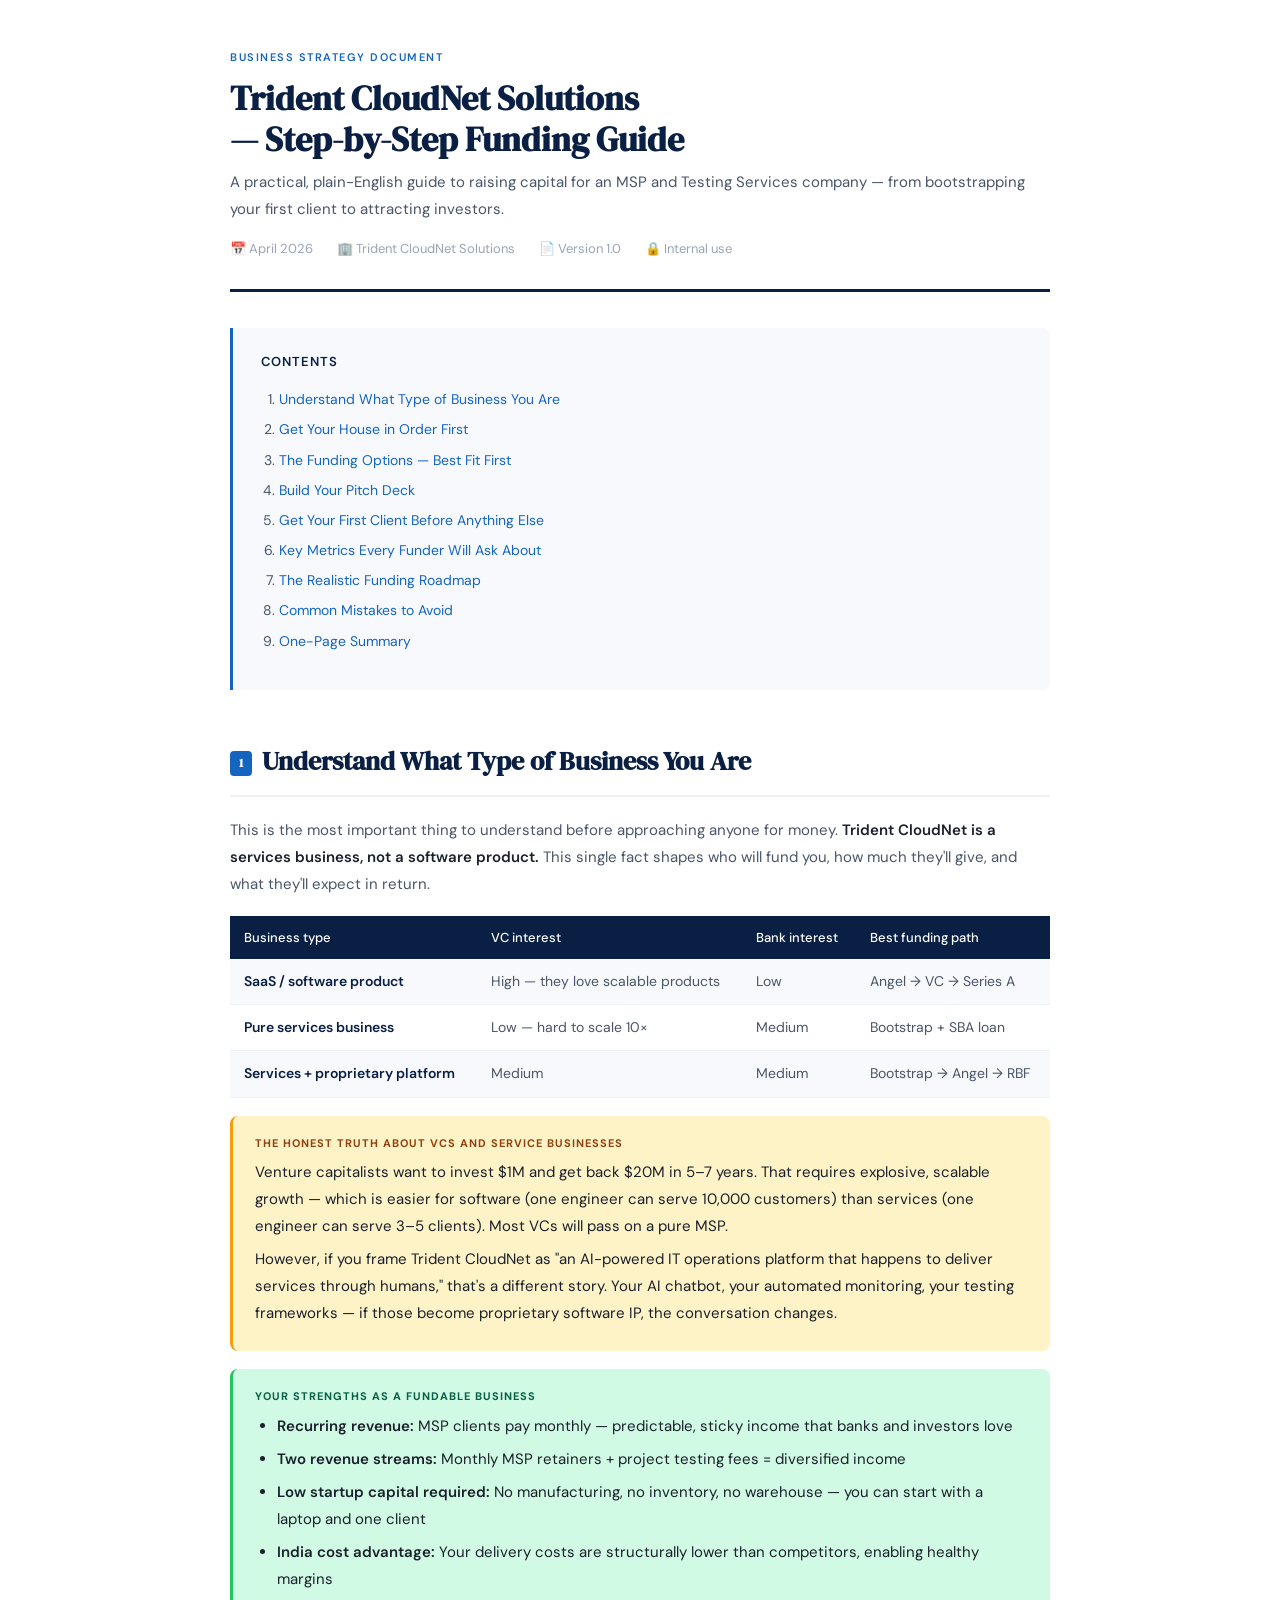
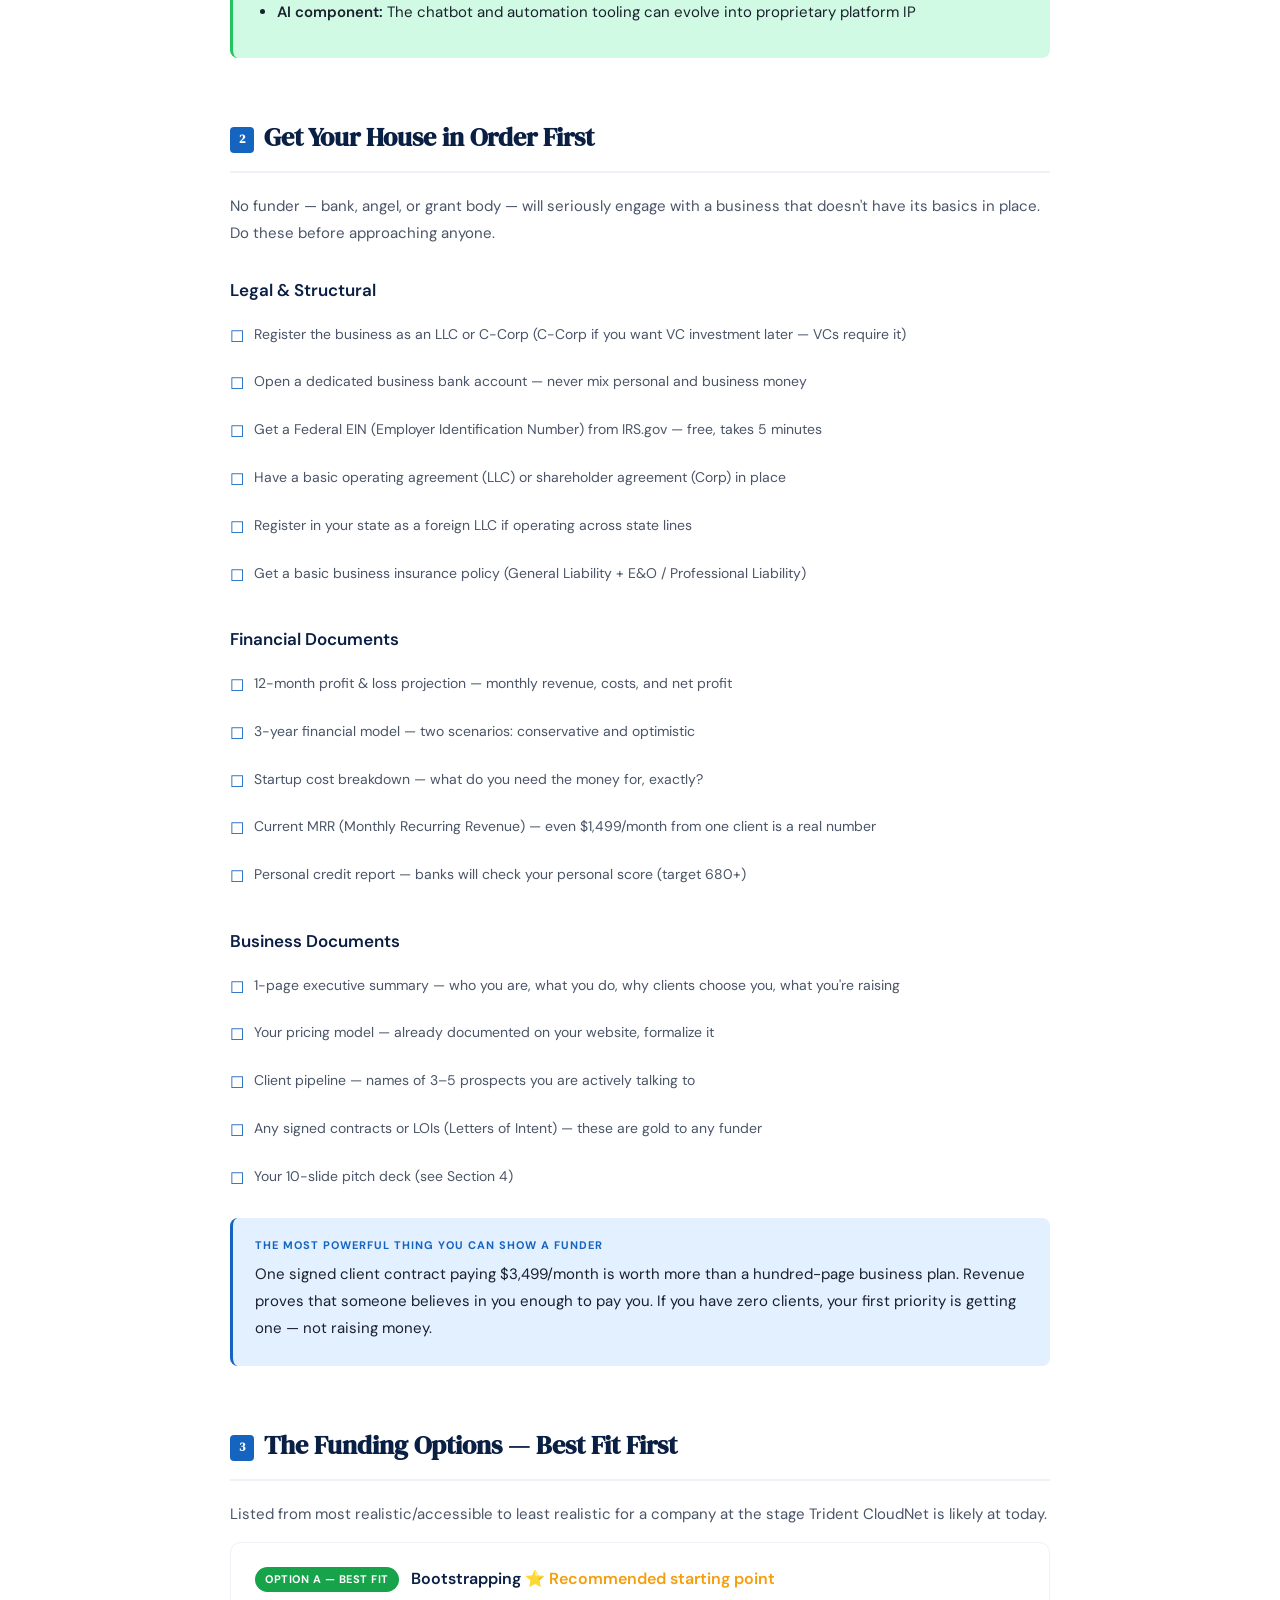
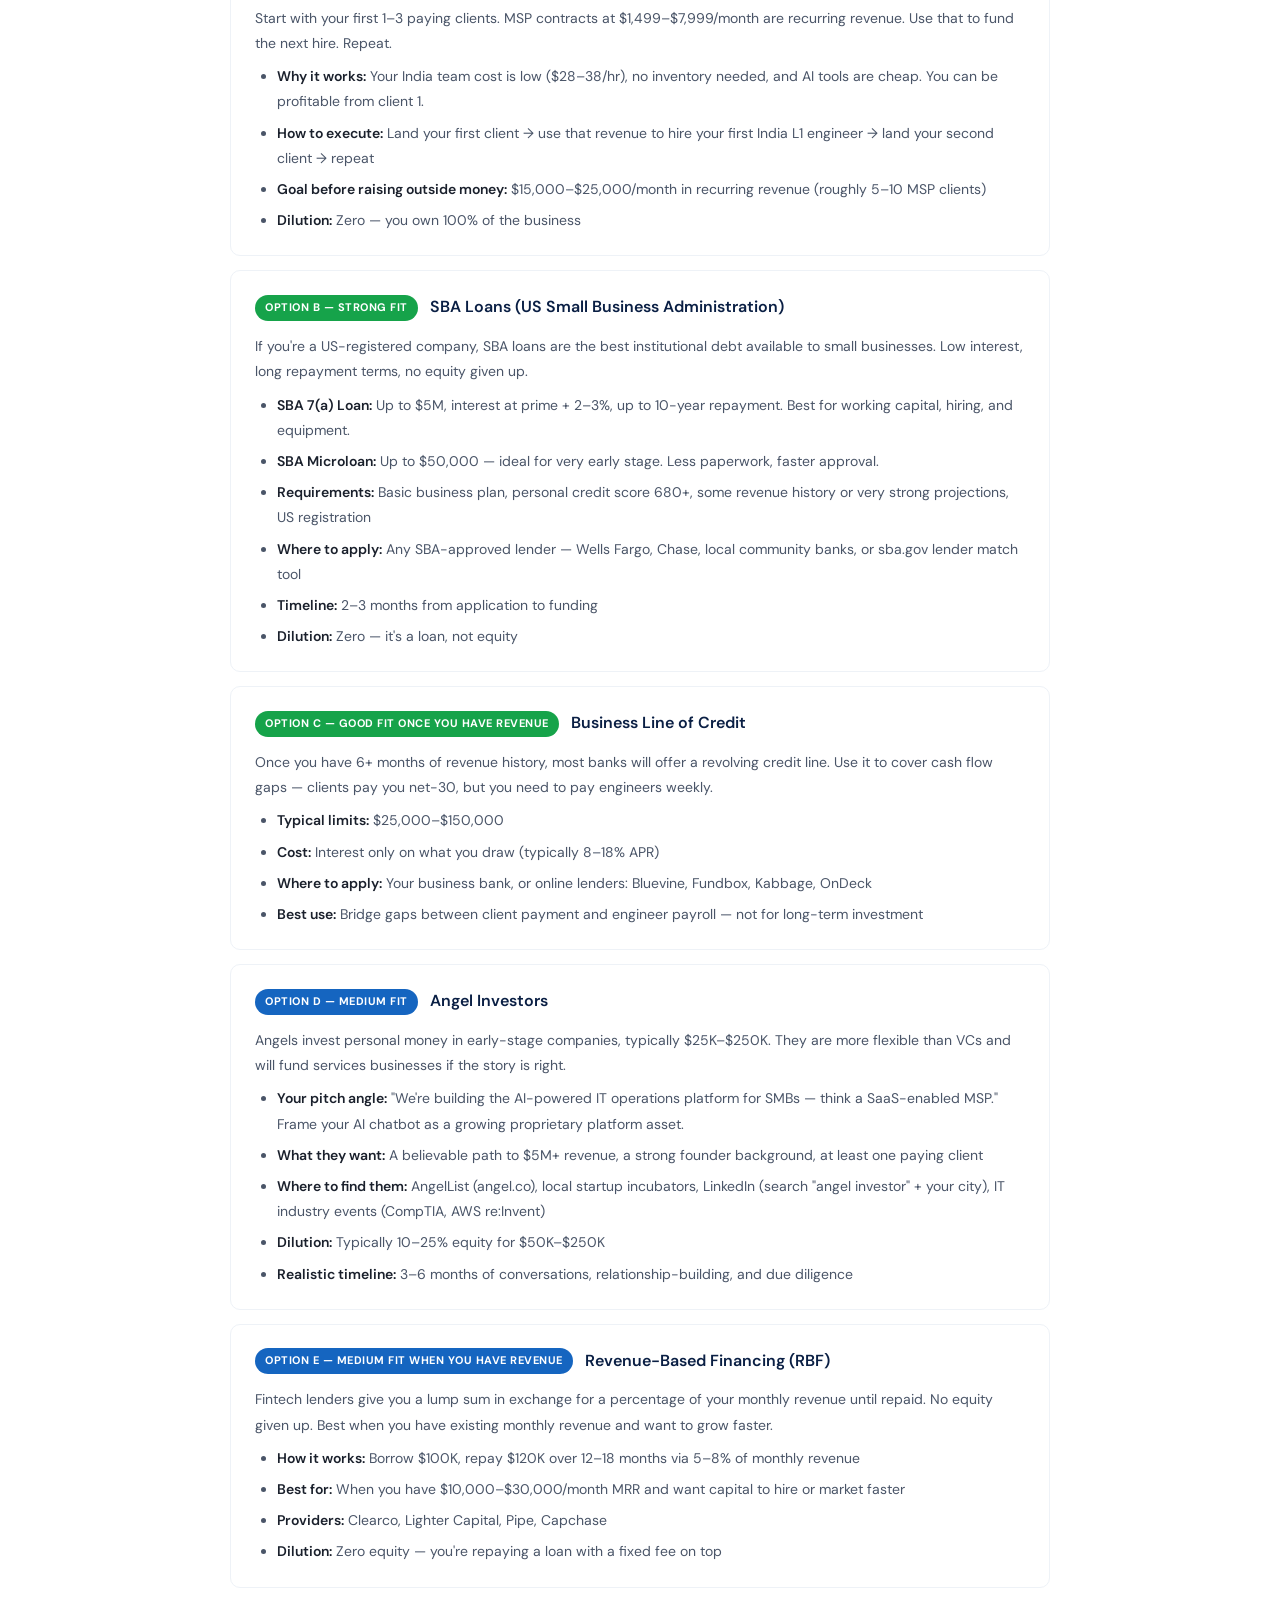
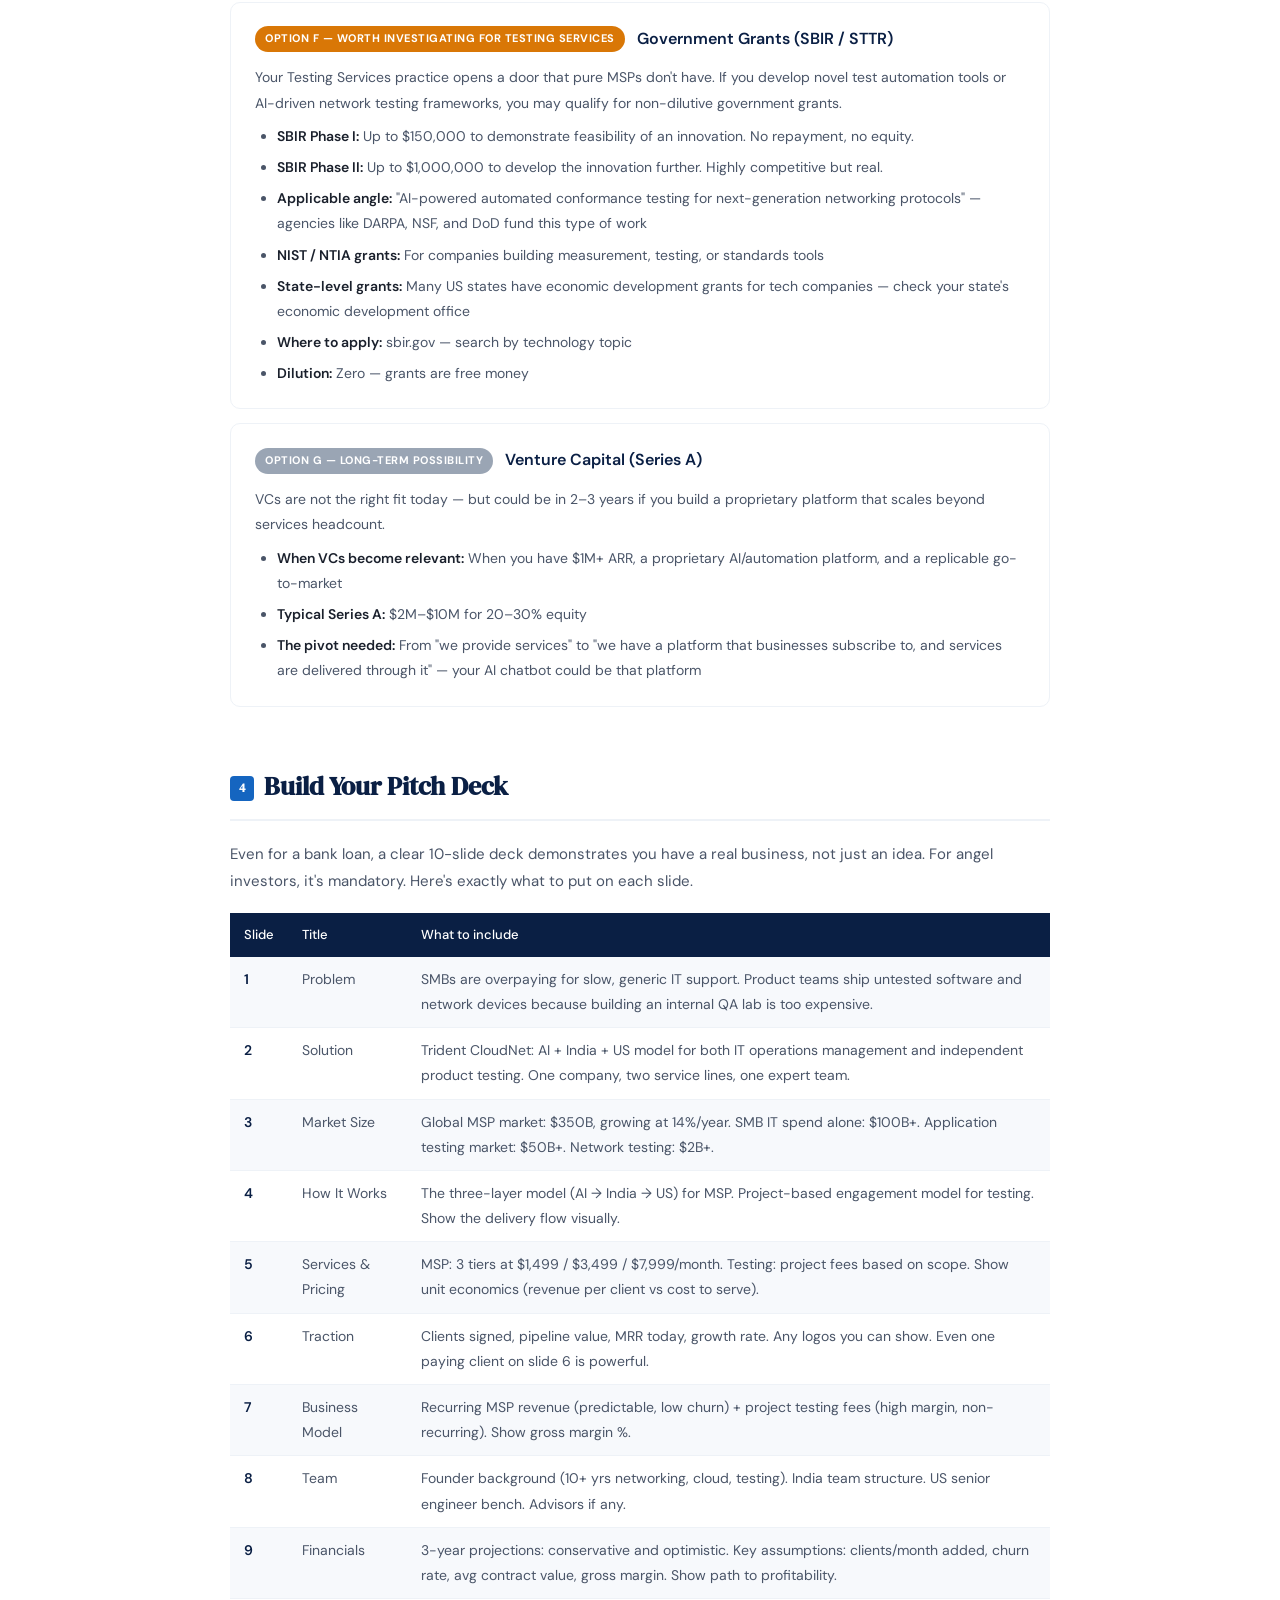
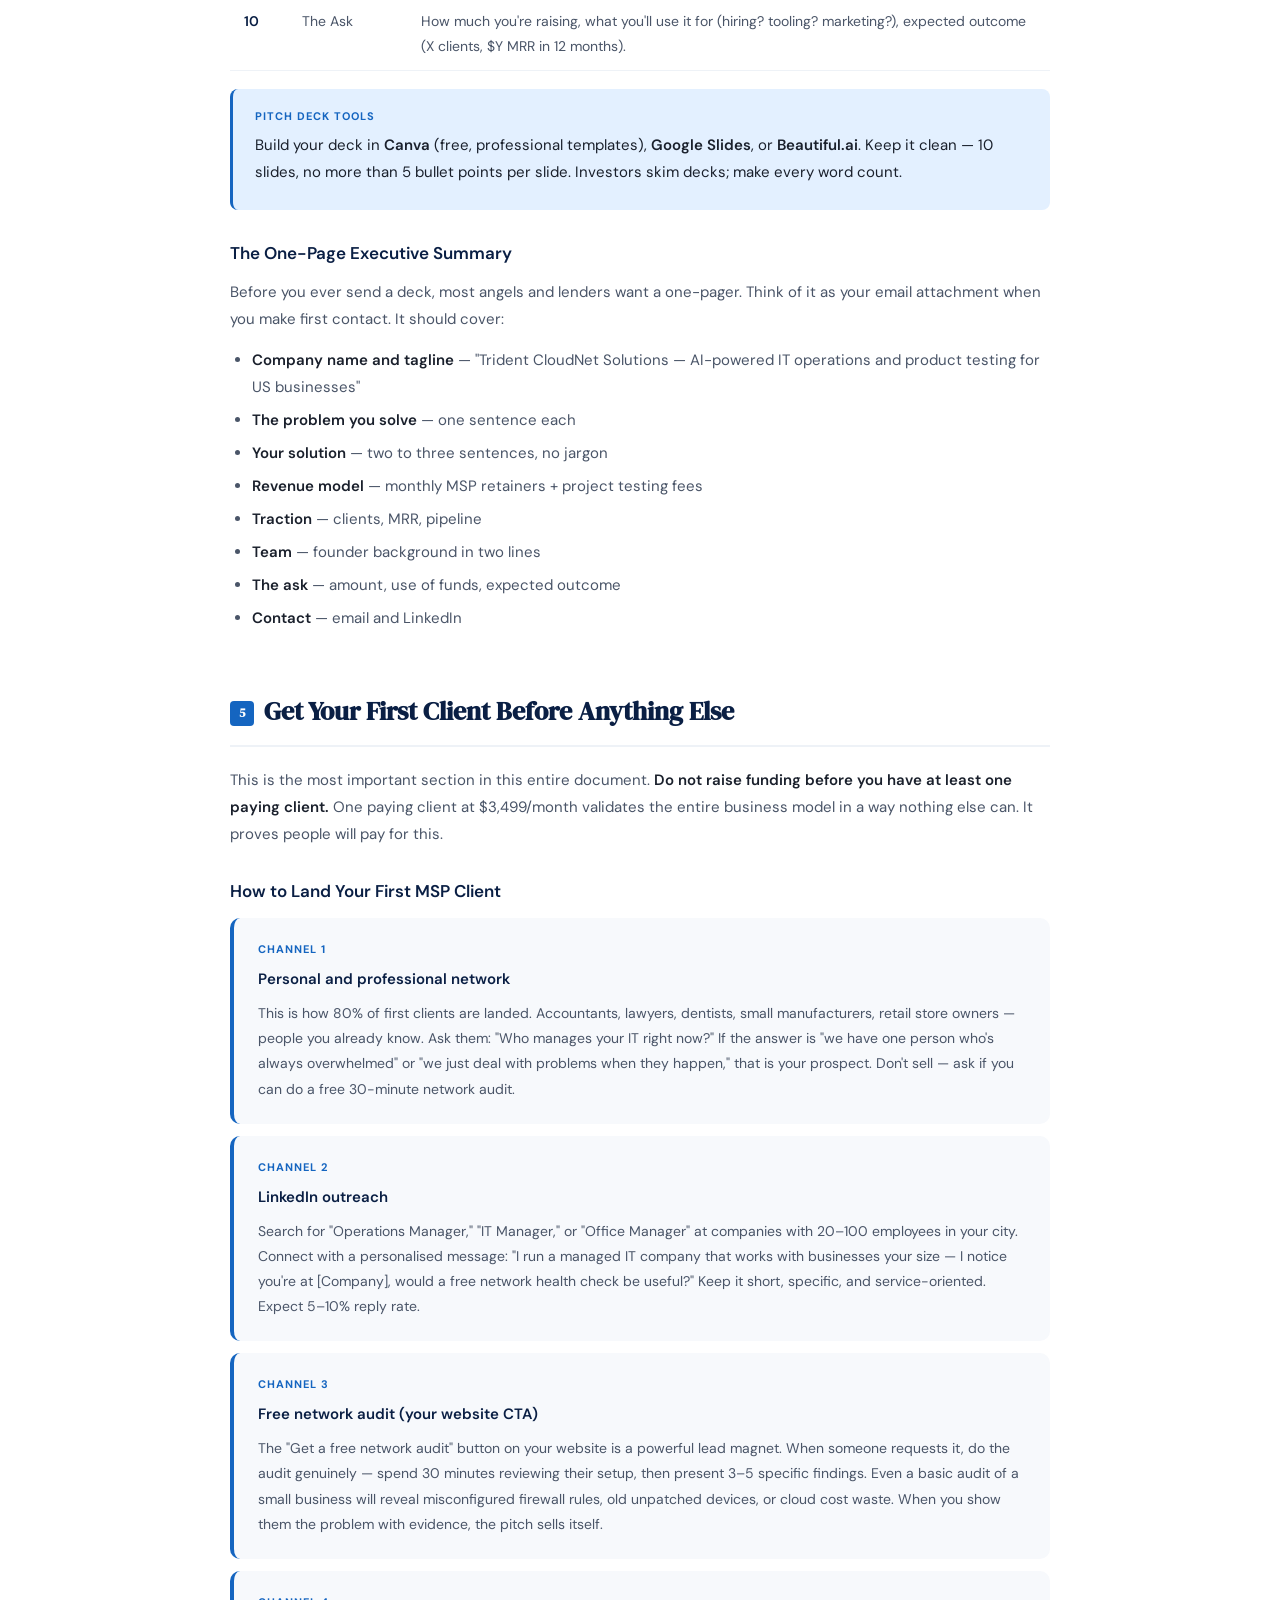
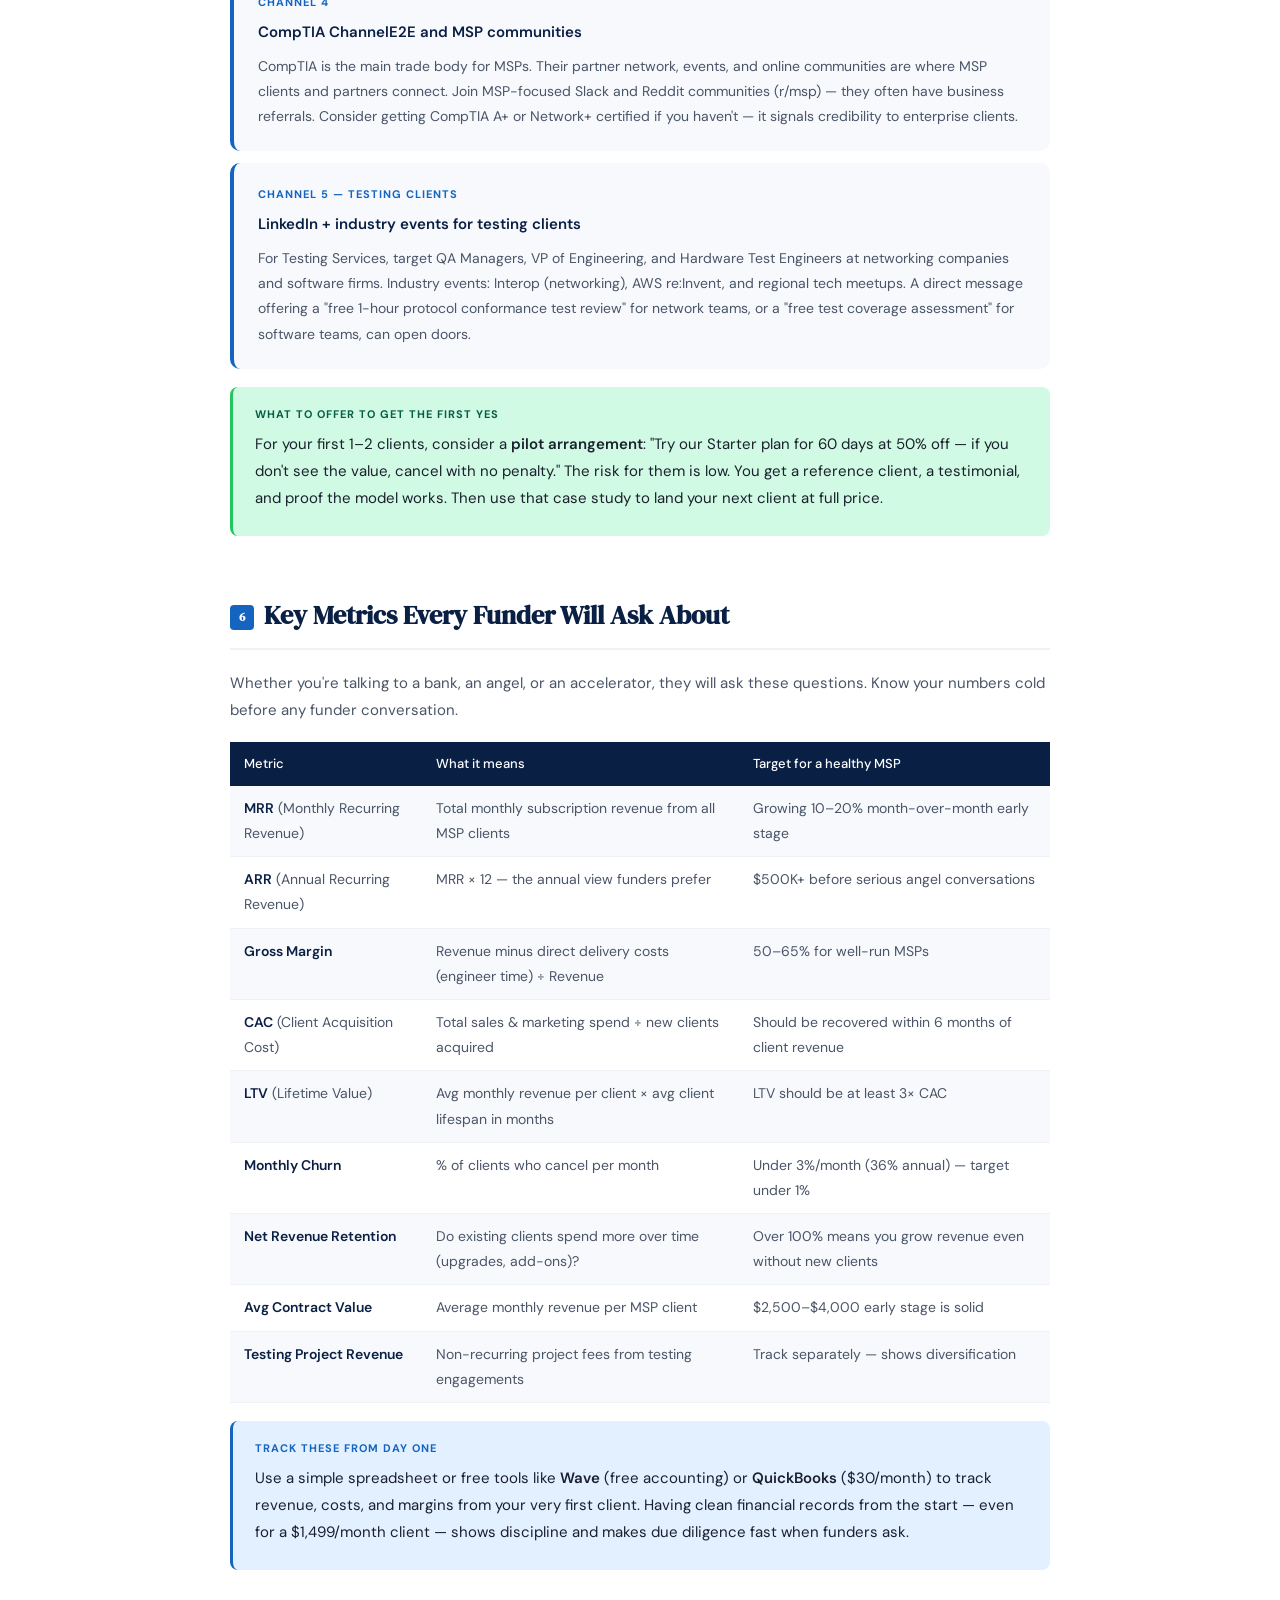
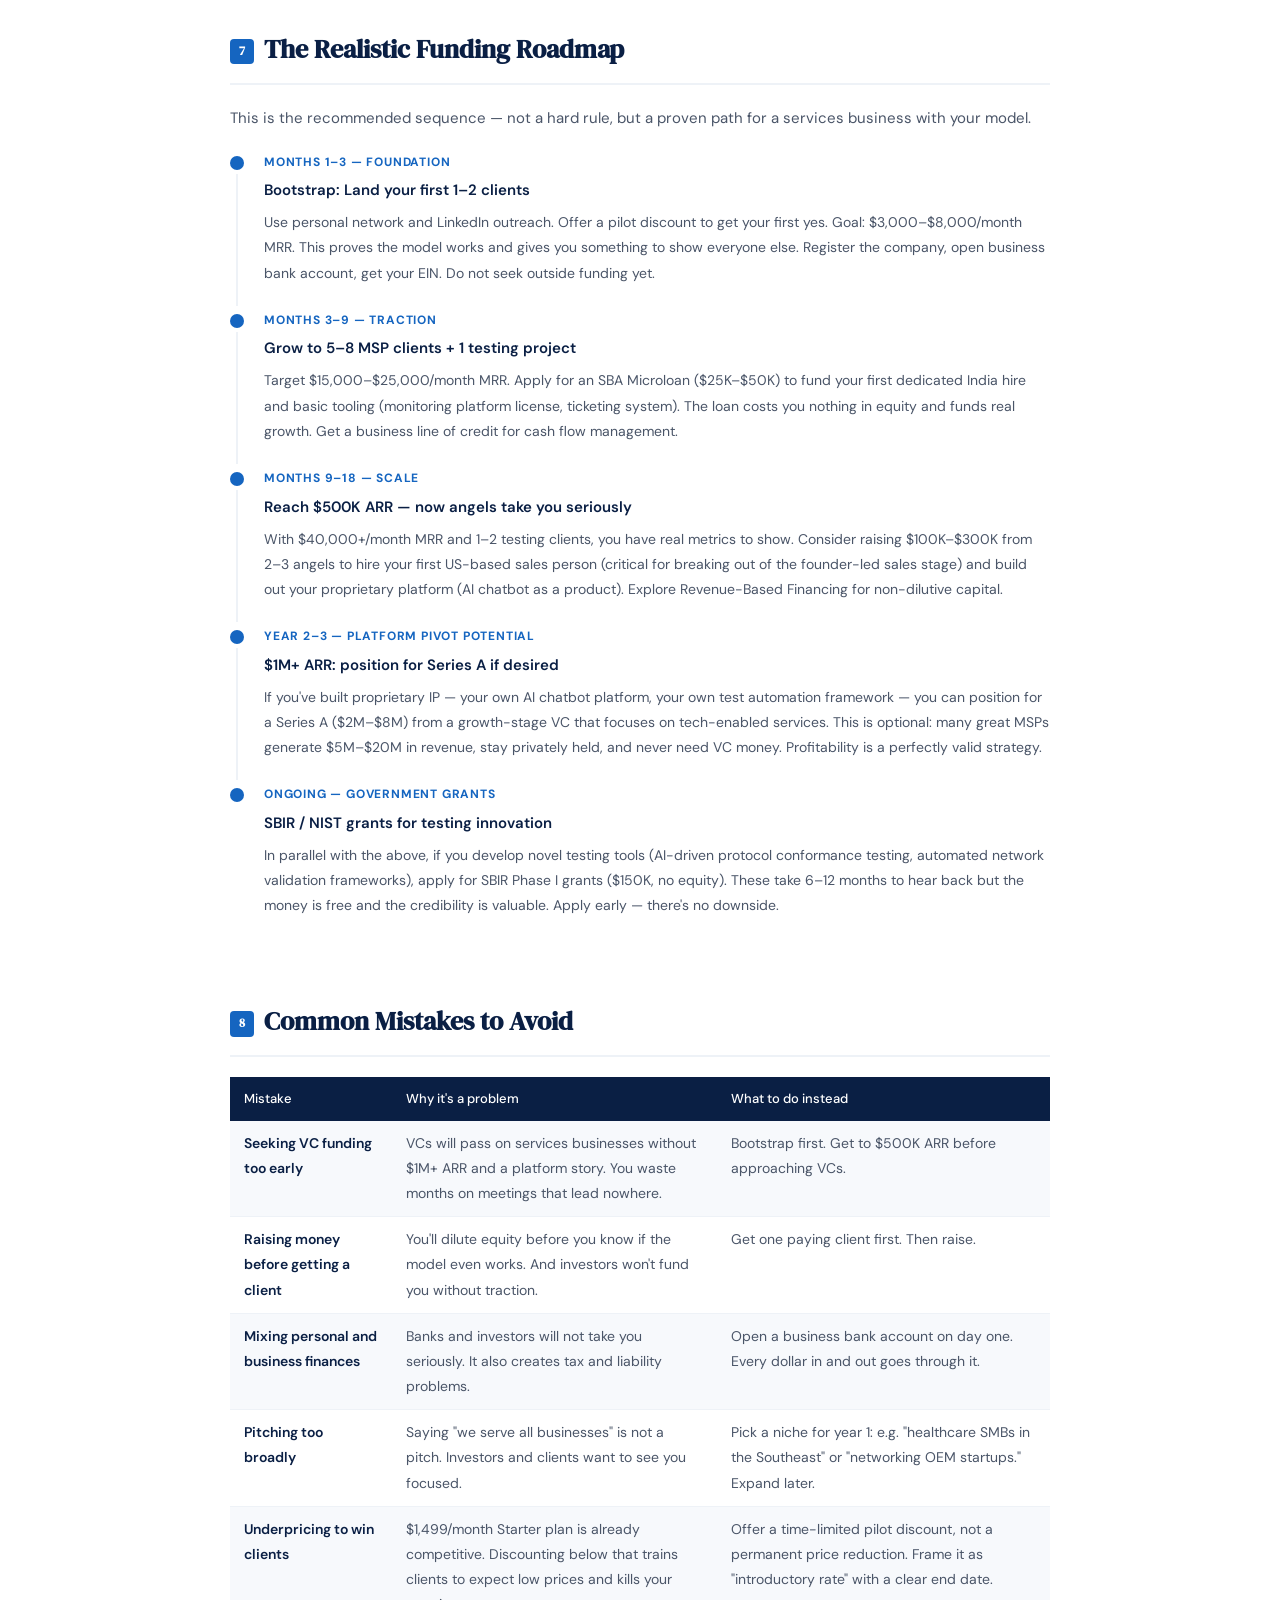
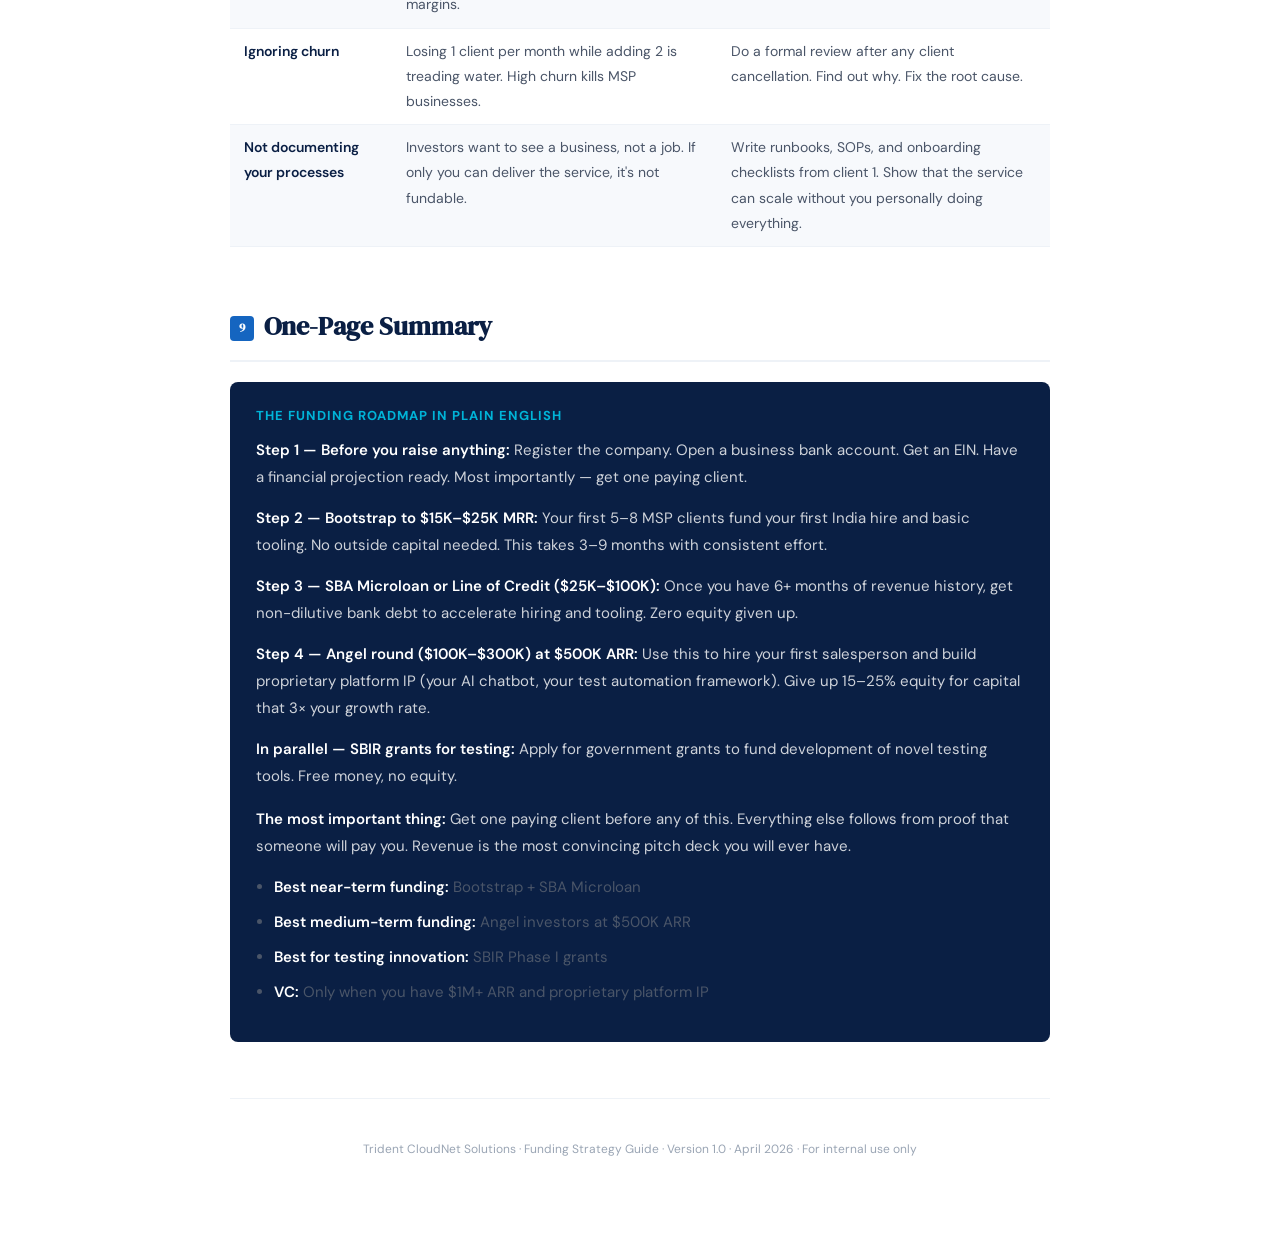
<file: TridentCloudNet_Funding_Guide.html>
<!DOCTYPE html>
<html lang="en">
<head>
<meta charset="UTF-8"/>
<meta name="viewport" content="width=device-width, initial-scale=1.0"/>
<title>Trident CloudNet Solutions — Funding Guide</title>
<link rel="preconnect" href="https://fonts.googleapis.com"/>
<link href="https://fonts.googleapis.com/css2?family=DM+Sans:ital,opsz,wght@0,9..40,300;0,9..40,400;0,9..40,500;0,9..40,600;1,9..40,300&family=DM+Serif+Display:ital@0;1&display=swap" rel="stylesheet"/>
<style>
  *, *::before, *::after { box-sizing: border-box; margin: 0; padding: 0; }
  :root {
    --navy: #0A1F44; --blue: #1565C0; --blue-pale: #E3F0FF;
    --accent: #00B4D8; --green: #22C55E; --amber: #F59E0B;
    --gray-100: #F7F9FC; --gray-200: #EEF2F7; --gray-400: #9AA5B4;
    --gray-600: #4A5568; --gray-900: #1A202C;
  }
  body { font-family: 'DM Sans', sans-serif; color: var(--gray-900); background: #fff; font-size: 15px; line-height: 1.8; max-width: 900px; margin: 0 auto; padding: 48px 40px 80px; }
  @media (max-width:640px) { body { padding: 24px 18px 60px; } }

  .doc-header { border-bottom: 3px solid var(--navy); padding-bottom: 28px; margin-bottom: 36px; }
  .doc-label { font-size: 11px; font-weight: 600; color: var(--blue); text-transform: uppercase; letter-spacing: 1.5px; margin-bottom: 10px; }
  .doc-title { font-family: 'DM Serif Display', serif; font-size: 34px; color: var(--navy); line-height: 1.2; margin-bottom: 10px; }
  .doc-meta { font-size: 13px; color: var(--gray-400); display: flex; gap: 24px; flex-wrap: wrap; margin-top: 14px; }
  .doc-meta span { display: flex; align-items: center; gap: 5px; }

  .toc { background: var(--gray-100); border-left: 3px solid var(--blue); border-radius: 0 8px 8px 0; padding: 22px 28px; margin-bottom: 48px; }
  .toc h2 { font-size: 13px; font-weight: 600; color: var(--navy); text-transform: uppercase; letter-spacing: 1px; margin-bottom: 14px; }
  .toc ol { padding-left: 18px; display: flex; flex-direction: column; gap: 5px; }
  .toc li { font-size: 14px; }
  .toc a { color: var(--blue); text-decoration: none; }
  .toc a:hover { text-decoration: underline; }

  .section { margin-bottom: 56px; }
  h2.section-title { font-family: 'DM Serif Display', serif; font-size: 26px; color: var(--navy); border-bottom: 2px solid var(--gray-200); padding-bottom: 10px; margin-bottom: 20px; }
  h3.sub-title { font-size: 17px; font-weight: 600; color: var(--navy); margin: 28px 0 10px; }
  h4.sub-sub { font-size: 15px; font-weight: 600; color: var(--blue); margin: 18px 0 8px; }
  p { margin-bottom: 14px; color: var(--gray-600); }
  p:last-child { margin-bottom: 0; }
  strong { color: var(--gray-900); font-weight: 600; }
  em { color: var(--gray-600); }
  ul, ol { padding-left: 22px; margin-bottom: 14px; display: flex; flex-direction: column; gap: 6px; }
  li { color: var(--gray-600); }

  .box { border-radius: 8px; padding: 18px 22px; margin: 18px 0; }
  .box-blue { background: var(--blue-pale); border-left: 3px solid var(--blue); }
  .box-green { background: #D1FAE5; border-left: 3px solid var(--green); }
  .box-amber { background: #FEF3C7; border-left: 3px solid var(--amber); }
  .box-navy { background: var(--navy); color: rgba(255,255,255,0.85); border-radius: 8px; padding: 22px 26px; }
  .box-navy p { color: rgba(255,255,255,0.8); }
  .box-navy strong { color: white; }
  .box-navy h4 { color: var(--accent); font-size: 13px; text-transform: uppercase; letter-spacing: 1px; margin-bottom: 10px; }
  .box .box-label { font-size: 11px; font-weight: 700; text-transform: uppercase; letter-spacing: 1px; margin-bottom: 6px; }
  .box-blue .box-label { color: var(--blue); }
  .box-green .box-label { color: #065F46; }
  .box-amber .box-label { color: #92400E; }
  .box-blue p, .box-green p, .box-amber p { color: var(--gray-900); margin-bottom: 6px; }
  .box-blue li, .box-green li, .box-amber li { color: var(--gray-900); }

  .scenario { background: #F0F9FF; border: 1px solid #BAE6FD; border-radius: 8px; padding: 20px 24px; margin: 18px 0; }
  .scenario-label { font-size: 11px; font-weight: 700; color: #0369A1; text-transform: uppercase; letter-spacing: 1px; margin-bottom: 8px; }
  .scenario p { color: #1e3a5f; margin-bottom: 8px; font-size: 14px; }
  .scenario p:last-child { margin-bottom: 0; }

  .two-col { display: grid; grid-template-columns: 1fr 1fr; gap: 20px; margin: 14px 0; }
  @media (max-width: 600px) { .two-col { grid-template-columns: 1fr; } }
  .col-card { background: var(--gray-100); border-radius: 8px; padding: 18px 20px; }
  .col-card h4 { font-size: 14px; font-weight: 600; color: var(--navy); margin-bottom: 8px; }
  .col-card ul { margin-bottom: 0; }
  .col-card li { font-size: 13px; color: var(--gray-600); }

  table { width: 100%; border-collapse: collapse; margin: 18px 0; font-size: 14px; }
  th { background: var(--navy); color: white; padding: 10px 14px; text-align: left; font-weight: 500; font-size: 13px; }
  td { padding: 10px 14px; border-bottom: 1px solid var(--gray-200); color: var(--gray-600); vertical-align: top; }
  tr:nth-child(even) td { background: var(--gray-100); }
  td strong { color: var(--navy); }

  .checklist { list-style: none; padding-left: 0; }
  .checklist li { padding: 6px 0; font-size: 14px; color: var(--gray-600); display: flex; gap: 10px; align-items: flex-start; }
  .checklist li::before { content: '☐'; font-size: 16px; color: var(--blue); flex-shrink: 0; margin-top: 1px; }

  .step-card { background: var(--gray-100); border-radius: 10px; padding: 22px 24px; margin: 12px 0; border-left: 4px solid var(--blue); }
  .step-card .step-num { font-size: 11px; font-weight: 700; color: var(--blue); text-transform: uppercase; letter-spacing: 1px; margin-bottom: 6px; }
  .step-card h4 { font-size: 15px; font-weight: 600; color: var(--navy); margin-bottom: 8px; }
  .step-card p { font-size: 14px; color: var(--gray-600); margin-bottom: 0; }

  .option-card { background: white; border: 1px solid var(--gray-200); border-radius: 10px; padding: 22px 24px; margin: 14px 0; }
  .option-card .option-header { display: flex; align-items: center; gap: 12px; margin-bottom: 12px; }
  .option-card .option-badge { background: var(--blue); color: white; font-size: 11px; font-weight: 700; padding: 3px 10px; border-radius: 20px; text-transform: uppercase; letter-spacing: 0.5px; }
  .option-card .option-badge.green { background: #16A34A; }
  .option-card .option-badge.amber { background: #D97706; }
  .option-card .option-badge.gray { background: var(--gray-400); }
  .option-card h4 { font-size: 16px; font-weight: 600; color: var(--navy); margin: 0; }
  .option-card p { font-size: 14px; color: var(--gray-600); margin-bottom: 8px; }
  .option-card ul { margin-bottom: 0; }
  .option-card li { font-size: 14px; color: var(--gray-600); }

  .roadmap { display: flex; flex-direction: column; gap: 0; margin: 20px 0; }
  .roadmap-item { display: flex; gap: 20px; }
  .roadmap-line { display: flex; flex-direction: column; align-items: center; flex-shrink: 0; }
  .roadmap-dot { width: 14px; height: 14px; border-radius: 50%; background: var(--blue); flex-shrink: 0; margin-top: 4px; }
  .roadmap-connector { width: 2px; background: var(--gray-200); flex: 1; margin: 4px 0; min-height: 30px; }
  .roadmap-item:last-child .roadmap-connector { display: none; }
  .roadmap-content { padding-bottom: 24px; flex: 1; }
  .roadmap-period { font-size: 12px; font-weight: 700; color: var(--blue); text-transform: uppercase; letter-spacing: 0.8px; margin-bottom: 4px; }
  .roadmap-content h4 { font-size: 15px; font-weight: 600; color: var(--navy); margin-bottom: 6px; }
  .roadmap-content p { font-size: 14px; color: var(--gray-600); margin-bottom: 0; }

  hr { border: none; border-top: 1px solid var(--gray-200); margin: 40px 0; }
  .section-num { display: inline-block; background: var(--blue); color: white; font-size: 12px; font-weight: 700; padding: 2px 9px; border-radius: 4px; margin-right: 10px; vertical-align: middle; }
  .star { color: #F59E0B; }
</style>
</head>
<body>

<!-- DOCUMENT HEADER -->
<div class="doc-header">
  <div class="doc-label">Business strategy document</div>
  <h1 class="doc-title">Trident CloudNet Solutions<br>— Step-by-Step Funding Guide</h1>
  <p style="color:var(--gray-600);font-size:15px;margin-top:10px">A practical, plain-English guide to raising capital for an MSP and Testing Services company — from bootstrapping your first client to attracting investors.</p>
  <div class="doc-meta">
    <span>📅 April 2026</span>
    <span>🏢 Trident CloudNet Solutions</span>
    <span>📄 Version 1.0</span>
    <span>🔒 Internal use</span>
  </div>
</div>

<!-- TABLE OF CONTENTS -->
<div class="toc">
  <h2>Contents</h2>
  <ol>
    <li><a href="#business-type">Understand What Type of Business You Are</a></li>
    <li><a href="#prep">Get Your House in Order First</a></li>
    <li><a href="#options">The Funding Options — Best Fit First</a></li>
    <li><a href="#pitch">Build Your Pitch Deck</a></li>
    <li><a href="#first-client">Get Your First Client Before Anything Else</a></li>
    <li><a href="#metrics">Key Metrics Every Funder Will Ask About</a></li>
    <li><a href="#roadmap">The Realistic Funding Roadmap</a></li>
    <li><a href="#mistakes">Common Mistakes to Avoid</a></li>
    <li><a href="#summary">One-Page Summary</a></li>
  </ol>
</div>


<!-- SECTION 1 -->
<div class="section" id="business-type">
  <h2 class="section-title"><span class="section-num">1</span>Understand What Type of Business You Are</h2>

  <p>This is the most important thing to understand before approaching anyone for money. <strong>Trident CloudNet is a services business, not a software product.</strong> This single fact shapes who will fund you, how much they'll give, and what they'll expect in return.</p>

  <table>
    <tr><th>Business type</th><th>VC interest</th><th>Bank interest</th><th>Best funding path</th></tr>
    <tr><td><strong>SaaS / software product</strong></td><td>High — they love scalable products</td><td>Low</td><td>Angel → VC → Series A</td></tr>
    <tr><td><strong>Pure services business</strong></td><td>Low — hard to scale 10×</td><td>Medium</td><td>Bootstrap + SBA loan</td></tr>
    <tr><td><strong>Services + proprietary platform</strong></td><td>Medium</td><td>Medium</td><td>Bootstrap → Angel → RBF</td></tr>
  </table>

  <div class="box box-amber">
    <div class="box-label">The honest truth about VCs and service businesses</div>
    <p>Venture capitalists want to invest $1M and get back $20M in 5–7 years. That requires explosive, scalable growth — which is easier for software (one engineer can serve 10,000 customers) than services (one engineer can serve 3–5 clients). Most VCs will pass on a pure MSP.</p>
    <p>However, if you frame Trident CloudNet as "an AI-powered IT operations platform that happens to deliver services through humans," that's a different story. Your AI chatbot, your automated monitoring, your testing frameworks — if those become proprietary software IP, the conversation changes.</p>
  </div>

  <div class="box box-green">
    <div class="box-label">Your strengths as a fundable business</div>
    <ul>
      <li><strong>Recurring revenue:</strong> MSP clients pay monthly — predictable, sticky income that banks and investors love</li>
      <li><strong>Two revenue streams:</strong> Monthly MSP retainers + project testing fees = diversified income</li>
      <li><strong>Low startup capital required:</strong> No manufacturing, no inventory, no warehouse — you can start with a laptop and one client</li>
      <li><strong>India cost advantage:</strong> Your delivery costs are structurally lower than competitors, enabling healthy margins</li>
      <li><strong>AI component:</strong> The chatbot and automation tooling can evolve into proprietary platform IP</li>
    </ul>
  </div>
</div>


<!-- SECTION 2 -->
<div class="section" id="prep">
  <h2 class="section-title"><span class="section-num">2</span>Get Your House in Order First</h2>

  <p>No funder — bank, angel, or grant body — will seriously engage with a business that doesn't have its basics in place. Do these before approaching anyone.</p>

  <h3 class="sub-title">Legal &amp; Structural</h3>
  <ul class="checklist">
    <li>Register the business as an LLC or C-Corp (C-Corp if you want VC investment later — VCs require it)</li>
    <li>Open a dedicated business bank account — never mix personal and business money</li>
    <li>Get a Federal EIN (Employer Identification Number) from IRS.gov — free, takes 5 minutes</li>
    <li>Have a basic operating agreement (LLC) or shareholder agreement (Corp) in place</li>
    <li>Register in your state as a foreign LLC if operating across state lines</li>
    <li>Get a basic business insurance policy (General Liability + E&amp;O / Professional Liability)</li>
  </ul>

  <h3 class="sub-title">Financial Documents</h3>
  <ul class="checklist">
    <li>12-month profit &amp; loss projection — monthly revenue, costs, and net profit</li>
    <li>3-year financial model — two scenarios: conservative and optimistic</li>
    <li>Startup cost breakdown — what do you need the money for, exactly?</li>
    <li>Current MRR (Monthly Recurring Revenue) — even $1,499/month from one client is a real number</li>
    <li>Personal credit report — banks will check your personal score (target 680+)</li>
  </ul>

  <h3 class="sub-title">Business Documents</h3>
  <ul class="checklist">
    <li>1-page executive summary — who you are, what you do, why clients choose you, what you're raising</li>
    <li>Your pricing model — already documented on your website, formalize it</li>
    <li>Client pipeline — names of 3–5 prospects you are actively talking to</li>
    <li>Any signed contracts or LOIs (Letters of Intent) — these are gold to any funder</li>
    <li>Your 10-slide pitch deck (see Section 4)</li>
  </ul>

  <div class="box box-blue">
    <div class="box-label">The most powerful thing you can show a funder</div>
    <p>One signed client contract paying $3,499/month is worth more than a hundred-page business plan. Revenue proves that someone believes in you enough to pay you. If you have zero clients, your first priority is getting one — not raising money.</p>
  </div>
</div>


<!-- SECTION 3 -->
<div class="section" id="options">
  <h2 class="section-title"><span class="section-num">3</span>The Funding Options — Best Fit First</h2>

  <p>Listed from most realistic/accessible to least realistic for a company at the stage Trident CloudNet is likely at today.</p>

  <div class="option-card">
    <div class="option-header">
      <span class="option-badge green">Option A — Best fit</span>
      <h4>Bootstrapping <span class="star">⭐ Recommended starting point</span></h4>
    </div>
    <p>Start with your first 1–3 paying clients. MSP contracts at $1,499–$7,999/month are recurring revenue. Use that to fund the next hire. Repeat.</p>
    <ul>
      <li><strong>Why it works:</strong> Your India team cost is low ($28–38/hr), no inventory needed, and AI tools are cheap. You can be profitable from client 1.</li>
      <li><strong>How to execute:</strong> Land your first client → use that revenue to hire your first India L1 engineer → land your second client → repeat</li>
      <li><strong>Goal before raising outside money:</strong> $15,000–$25,000/month in recurring revenue (roughly 5–10 MSP clients)</li>
      <li><strong>Dilution:</strong> Zero — you own 100% of the business</li>
    </ul>
  </div>

  <div class="option-card">
    <div class="option-header">
      <span class="option-badge green">Option B — Strong fit</span>
      <h4>SBA Loans (US Small Business Administration)</h4>
    </div>
    <p>If you're a US-registered company, SBA loans are the best institutional debt available to small businesses. Low interest, long repayment terms, no equity given up.</p>
    <ul>
      <li><strong>SBA 7(a) Loan:</strong> Up to $5M, interest at prime + 2–3%, up to 10-year repayment. Best for working capital, hiring, and equipment.</li>
      <li><strong>SBA Microloan:</strong> Up to $50,000 — ideal for very early stage. Less paperwork, faster approval.</li>
      <li><strong>Requirements:</strong> Basic business plan, personal credit score 680+, some revenue history or very strong projections, US registration</li>
      <li><strong>Where to apply:</strong> Any SBA-approved lender — Wells Fargo, Chase, local community banks, or sba.gov lender match tool</li>
      <li><strong>Timeline:</strong> 2–3 months from application to funding</li>
      <li><strong>Dilution:</strong> Zero — it's a loan, not equity</li>
    </ul>
  </div>

  <div class="option-card">
    <div class="option-header">
      <span class="option-badge green">Option C — Good fit once you have revenue</span>
      <h4>Business Line of Credit</h4>
    </div>
    <p>Once you have 6+ months of revenue history, most banks will offer a revolving credit line. Use it to cover cash flow gaps — clients pay you net-30, but you need to pay engineers weekly.</p>
    <ul>
      <li><strong>Typical limits:</strong> $25,000–$150,000</li>
      <li><strong>Cost:</strong> Interest only on what you draw (typically 8–18% APR)</li>
      <li><strong>Where to apply:</strong> Your business bank, or online lenders: Bluevine, Fundbox, Kabbage, OnDeck</li>
      <li><strong>Best use:</strong> Bridge gaps between client payment and engineer payroll — not for long-term investment</li>
    </ul>
  </div>

  <div class="option-card">
    <div class="option-header">
      <span class="option-badge">Option D — Medium fit</span>
      <h4>Angel Investors</h4>
    </div>
    <p>Angels invest personal money in early-stage companies, typically $25K–$250K. They are more flexible than VCs and will fund services businesses if the story is right.</p>
    <ul>
      <li><strong>Your pitch angle:</strong> "We're building the AI-powered IT operations platform for SMBs — think a SaaS-enabled MSP." Frame your AI chatbot as a growing proprietary platform asset.</li>
      <li><strong>What they want:</strong> A believable path to $5M+ revenue, a strong founder background, at least one paying client</li>
      <li><strong>Where to find them:</strong> AngelList (angel.co), local startup incubators, LinkedIn (search "angel investor" + your city), IT industry events (CompTIA, AWS re:Invent)</li>
      <li><strong>Dilution:</strong> Typically 10–25% equity for $50K–$250K</li>
      <li><strong>Realistic timeline:</strong> 3–6 months of conversations, relationship-building, and due diligence</li>
    </ul>
  </div>

  <div class="option-card">
    <div class="option-header">
      <span class="option-badge">Option E — Medium fit when you have revenue</span>
      <h4>Revenue-Based Financing (RBF)</h4>
    </div>
    <p>Fintech lenders give you a lump sum in exchange for a percentage of your monthly revenue until repaid. No equity given up. Best when you have existing monthly revenue and want to grow faster.</p>
    <ul>
      <li><strong>How it works:</strong> Borrow $100K, repay $120K over 12–18 months via 5–8% of monthly revenue</li>
      <li><strong>Best for:</strong> When you have $10,000–$30,000/month MRR and want capital to hire or market faster</li>
      <li><strong>Providers:</strong> Clearco, Lighter Capital, Pipe, Capchase</li>
      <li><strong>Dilution:</strong> Zero equity — you're repaying a loan with a fixed fee on top</li>
    </ul>
  </div>

  <div class="option-card">
    <div class="option-header">
      <span class="option-badge amber">Option F — Worth investigating for Testing Services</span>
      <h4>Government Grants (SBIR / STTR)</h4>
    </div>
    <p>Your Testing Services practice opens a door that pure MSPs don't have. If you develop novel test automation tools or AI-driven network testing frameworks, you may qualify for non-dilutive government grants.</p>
    <ul>
      <li><strong>SBIR Phase I:</strong> Up to $150,000 to demonstrate feasibility of an innovation. No repayment, no equity.</li>
      <li><strong>SBIR Phase II:</strong> Up to $1,000,000 to develop the innovation further. Highly competitive but real.</li>
      <li><strong>Applicable angle:</strong> "AI-powered automated conformance testing for next-generation networking protocols" — agencies like DARPA, NSF, and DoD fund this type of work</li>
      <li><strong>NIST / NTIA grants:</strong> For companies building measurement, testing, or standards tools</li>
      <li><strong>State-level grants:</strong> Many US states have economic development grants for tech companies — check your state's economic development office</li>
      <li><strong>Where to apply:</strong> sbir.gov — search by technology topic</li>
      <li><strong>Dilution:</strong> Zero — grants are free money</li>
    </ul>
  </div>

  <div class="option-card">
    <div class="option-header">
      <span class="option-badge gray">Option G — Long-term possibility</span>
      <h4>Venture Capital (Series A)</h4>
    </div>
    <p>VCs are not the right fit today — but could be in 2–3 years if you build a proprietary platform that scales beyond services headcount.</p>
    <ul>
      <li><strong>When VCs become relevant:</strong> When you have $1M+ ARR, a proprietary AI/automation platform, and a replicable go-to-market</li>
      <li><strong>Typical Series A:</strong> $2M–$10M for 20–30% equity</li>
      <li><strong>The pivot needed:</strong> From "we provide services" to "we have a platform that businesses subscribe to, and services are delivered through it" — your AI chatbot could be that platform</li>
    </ul>
  </div>
</div>


<!-- SECTION 4 -->
<div class="section" id="pitch">
  <h2 class="section-title"><span class="section-num">4</span>Build Your Pitch Deck</h2>

  <p>Even for a bank loan, a clear 10-slide deck demonstrates you have a real business, not just an idea. For angel investors, it's mandatory. Here's exactly what to put on each slide.</p>

  <table>
    <tr><th>Slide</th><th>Title</th><th>What to include</th></tr>
    <tr><td><strong>1</strong></td><td>Problem</td><td>SMBs are overpaying for slow, generic IT support. Product teams ship untested software and network devices because building an internal QA lab is too expensive.</td></tr>
    <tr><td><strong>2</strong></td><td>Solution</td><td>Trident CloudNet: AI + India + US model for both IT operations management and independent product testing. One company, two service lines, one expert team.</td></tr>
    <tr><td><strong>3</strong></td><td>Market Size</td><td>Global MSP market: $350B, growing at 14%/year. SMB IT spend alone: $100B+. Application testing market: $50B+. Network testing: $2B+.</td></tr>
    <tr><td><strong>4</strong></td><td>How It Works</td><td>The three-layer model (AI → India → US) for MSP. Project-based engagement model for testing. Show the delivery flow visually.</td></tr>
    <tr><td><strong>5</strong></td><td>Services &amp; Pricing</td><td>MSP: 3 tiers at $1,499 / $3,499 / $7,999/month. Testing: project fees based on scope. Show unit economics (revenue per client vs cost to serve).</td></tr>
    <tr><td><strong>6</strong></td><td>Traction</td><td>Clients signed, pipeline value, MRR today, growth rate. Any logos you can show. Even one paying client on slide 6 is powerful.</td></tr>
    <tr><td><strong>7</strong></td><td>Business Model</td><td>Recurring MSP revenue (predictable, low churn) + project testing fees (high margin, non-recurring). Show gross margin %.</td></tr>
    <tr><td><strong>8</strong></td><td>Team</td><td>Founder background (10+ yrs networking, cloud, testing). India team structure. US senior engineer bench. Advisors if any.</td></tr>
    <tr><td><strong>9</strong></td><td>Financials</td><td>3-year projections: conservative and optimistic. Key assumptions: clients/month added, churn rate, avg contract value, gross margin. Show path to profitability.</td></tr>
    <tr><td><strong>10</strong></td><td>The Ask</td><td>How much you're raising, what you'll use it for (hiring? tooling? marketing?), expected outcome (X clients, $Y MRR in 12 months).</td></tr>
  </table>

  <div class="box box-blue">
    <div class="box-label">Pitch deck tools</div>
    <p>Build your deck in <strong>Canva</strong> (free, professional templates), <strong>Google Slides</strong>, or <strong>Beautiful.ai</strong>. Keep it clean — 10 slides, no more than 5 bullet points per slide. Investors skim decks; make every word count.</p>
  </div>

  <h3 class="sub-title">The One-Page Executive Summary</h3>
  <p>Before you ever send a deck, most angels and lenders want a one-pager. Think of it as your email attachment when you make first contact. It should cover:</p>
  <ul>
    <li><strong>Company name and tagline</strong> — "Trident CloudNet Solutions — AI-powered IT operations and product testing for US businesses"</li>
    <li><strong>The problem you solve</strong> — one sentence each</li>
    <li><strong>Your solution</strong> — two to three sentences, no jargon</li>
    <li><strong>Revenue model</strong> — monthly MSP retainers + project testing fees</li>
    <li><strong>Traction</strong> — clients, MRR, pipeline</li>
    <li><strong>Team</strong> — founder background in two lines</li>
    <li><strong>The ask</strong> — amount, use of funds, expected outcome</li>
    <li><strong>Contact</strong> — email and LinkedIn</li>
  </ul>
</div>


<!-- SECTION 5 -->
<div class="section" id="first-client">
  <h2 class="section-title"><span class="section-num">5</span>Get Your First Client Before Anything Else</h2>

  <p>This is the most important section in this entire document. <strong>Do not raise funding before you have at least one paying client.</strong> One paying client at $3,499/month validates the entire business model in a way nothing else can. It proves people will pay for this.</p>

  <h3 class="sub-title">How to Land Your First MSP Client</h3>

  <div class="step-card">
    <div class="step-num">Channel 1</div>
    <h4>Personal and professional network</h4>
    <p>This is how 80% of first clients are landed. Accountants, lawyers, dentists, small manufacturers, retail store owners — people you already know. Ask them: "Who manages your IT right now?" If the answer is "we have one person who's always overwhelmed" or "we just deal with problems when they happen," that is your prospect. Don't sell — ask if you can do a free 30-minute network audit.</p>
  </div>

  <div class="step-card">
    <div class="step-num">Channel 2</div>
    <h4>LinkedIn outreach</h4>
    <p>Search for "Operations Manager," "IT Manager," or "Office Manager" at companies with 20–100 employees in your city. Connect with a personalised message: "I run a managed IT company that works with businesses your size — I notice you're at [Company], would a free network health check be useful?" Keep it short, specific, and service-oriented. Expect 5–10% reply rate.</p>
  </div>

  <div class="step-card">
    <div class="step-num">Channel 3</div>
    <h4>Free network audit (your website CTA)</h4>
    <p>The "Get a free network audit" button on your website is a powerful lead magnet. When someone requests it, do the audit genuinely — spend 30 minutes reviewing their setup, then present 3–5 specific findings. Even a basic audit of a small business will reveal misconfigured firewall rules, old unpatched devices, or cloud cost waste. When you show them the problem with evidence, the pitch sells itself.</p>
  </div>

  <div class="step-card">
    <div class="step-num">Channel 4</div>
    <h4>CompTIA ChannelE2E and MSP communities</h4>
    <p>CompTIA is the main trade body for MSPs. Their partner network, events, and online communities are where MSP clients and partners connect. Join MSP-focused Slack and Reddit communities (r/msp) — they often have business referrals. Consider getting CompTIA A+ or Network+ certified if you haven't — it signals credibility to enterprise clients.</p>
  </div>

  <div class="step-card">
    <div class="step-num">Channel 5 — Testing clients</div>
    <h4>LinkedIn + industry events for testing clients</h4>
    <p>For Testing Services, target QA Managers, VP of Engineering, and Hardware Test Engineers at networking companies and software firms. Industry events: Interop (networking), AWS re:Invent, and regional tech meetups. A direct message offering a "free 1-hour protocol conformance test review" for network teams, or a "free test coverage assessment" for software teams, can open doors.</p>
  </div>

  <div class="box box-green">
    <div class="box-label">What to offer to get the first yes</div>
    <p>For your first 1–2 clients, consider a <strong>pilot arrangement</strong>: "Try our Starter plan for 60 days at 50% off — if you don't see the value, cancel with no penalty." The risk for them is low. You get a reference client, a testimonial, and proof the model works. Then use that case study to land your next client at full price.</p>
  </div>
</div>


<!-- SECTION 6 -->
<div class="section" id="metrics">
  <h2 class="section-title"><span class="section-num">6</span>Key Metrics Every Funder Will Ask About</h2>

  <p>Whether you're talking to a bank, an angel, or an accelerator, they will ask these questions. Know your numbers cold before any funder conversation.</p>

  <table>
    <tr><th>Metric</th><th>What it means</th><th>Target for a healthy MSP</th></tr>
    <tr><td><strong>MRR</strong> (Monthly Recurring Revenue)</td><td>Total monthly subscription revenue from all MSP clients</td><td>Growing 10–20% month-over-month early stage</td></tr>
    <tr><td><strong>ARR</strong> (Annual Recurring Revenue)</td><td>MRR × 12 — the annual view funders prefer</td><td>$500K+ before serious angel conversations</td></tr>
    <tr><td><strong>Gross Margin</strong></td><td>Revenue minus direct delivery costs (engineer time) ÷ Revenue</td><td>50–65% for well-run MSPs</td></tr>
    <tr><td><strong>CAC</strong> (Client Acquisition Cost)</td><td>Total sales &amp; marketing spend ÷ new clients acquired</td><td>Should be recovered within 6 months of client revenue</td></tr>
    <tr><td><strong>LTV</strong> (Lifetime Value)</td><td>Avg monthly revenue per client × avg client lifespan in months</td><td>LTV should be at least 3× CAC</td></tr>
    <tr><td><strong>Monthly Churn</strong></td><td>% of clients who cancel per month</td><td>Under 3%/month (36% annual) — target under 1%</td></tr>
    <tr><td><strong>Net Revenue Retention</strong></td><td>Do existing clients spend more over time (upgrades, add-ons)?</td><td>Over 100% means you grow revenue even without new clients</td></tr>
    <tr><td><strong>Avg Contract Value</strong></td><td>Average monthly revenue per MSP client</td><td>$2,500–$4,000 early stage is solid</td></tr>
    <tr><td><strong>Testing Project Revenue</strong></td><td>Non-recurring project fees from testing engagements</td><td>Track separately — shows diversification</td></tr>
  </table>

  <div class="box box-blue">
    <div class="box-label">Track these from day one</div>
    <p>Use a simple spreadsheet or free tools like <strong>Wave</strong> (free accounting) or <strong>QuickBooks</strong> ($30/month) to track revenue, costs, and margins from your very first client. Having clean financial records from the start — even for a $1,499/month client — shows discipline and makes due diligence fast when funders ask.</p>
  </div>
</div>


<!-- SECTION 7 -->
<div class="section" id="roadmap">
  <h2 class="section-title"><span class="section-num">7</span>The Realistic Funding Roadmap</h2>

  <p>This is the recommended sequence — not a hard rule, but a proven path for a services business with your model.</p>

  <div class="roadmap">
    <div class="roadmap-item">
      <div class="roadmap-line">
        <div class="roadmap-dot"></div>
        <div class="roadmap-connector"></div>
      </div>
      <div class="roadmap-content">
        <div class="roadmap-period">Months 1–3 — Foundation</div>
        <h4>Bootstrap: Land your first 1–2 clients</h4>
        <p>Use personal network and LinkedIn outreach. Offer a pilot discount to get your first yes. Goal: $3,000–$8,000/month MRR. This proves the model works and gives you something to show everyone else. Register the company, open business bank account, get your EIN. Do not seek outside funding yet.</p>
      </div>
    </div>
    <div class="roadmap-item">
      <div class="roadmap-line">
        <div class="roadmap-dot"></div>
        <div class="roadmap-connector"></div>
      </div>
      <div class="roadmap-content">
        <div class="roadmap-period">Months 3–9 — Traction</div>
        <h4>Grow to 5–8 MSP clients + 1 testing project</h4>
        <p>Target $15,000–$25,000/month MRR. Apply for an SBA Microloan ($25K–$50K) to fund your first dedicated India hire and basic tooling (monitoring platform license, ticketing system). The loan costs you nothing in equity and funds real growth. Get a business line of credit for cash flow management.</p>
      </div>
    </div>
    <div class="roadmap-item">
      <div class="roadmap-line">
        <div class="roadmap-dot"></div>
        <div class="roadmap-connector"></div>
      </div>
      <div class="roadmap-content">
        <div class="roadmap-period">Months 9–18 — Scale</div>
        <h4>Reach $500K ARR — now angels take you seriously</h4>
        <p>With $40,000+/month MRR and 1–2 testing clients, you have real metrics to show. Consider raising $100K–$300K from 2–3 angels to hire your first US-based sales person (critical for breaking out of the founder-led sales stage) and build out your proprietary platform (AI chatbot as a product). Explore Revenue-Based Financing for non-dilutive capital.</p>
      </div>
    </div>
    <div class="roadmap-item">
      <div class="roadmap-line">
        <div class="roadmap-dot"></div>
        <div class="roadmap-connector"></div>
      </div>
      <div class="roadmap-content">
        <div class="roadmap-period">Year 2–3 — Platform pivot potential</div>
        <h4>$1M+ ARR: position for Series A if desired</h4>
        <p>If you've built proprietary IP — your own AI chatbot platform, your own test automation framework — you can position for a Series A ($2M–$8M) from a growth-stage VC that focuses on tech-enabled services. This is optional: many great MSPs generate $5M–$20M in revenue, stay privately held, and never need VC money. Profitability is a perfectly valid strategy.</p>
      </div>
    </div>
    <div class="roadmap-item">
      <div class="roadmap-line">
        <div class="roadmap-dot"></div>
        <div class="roadmap-connector"></div>
      </div>
      <div class="roadmap-content">
        <div class="roadmap-period">Ongoing — Government grants</div>
        <h4>SBIR / NIST grants for testing innovation</h4>
        <p>In parallel with the above, if you develop novel testing tools (AI-driven protocol conformance testing, automated network validation frameworks), apply for SBIR Phase I grants ($150K, no equity). These take 6–12 months to hear back but the money is free and the credibility is valuable. Apply early — there's no downside.</p>
      </div>
    </div>
  </div>
</div>


<!-- SECTION 8 -->
<div class="section" id="mistakes">
  <h2 class="section-title"><span class="section-num">8</span>Common Mistakes to Avoid</h2>

  <table>
    <tr><th>Mistake</th><th>Why it's a problem</th><th>What to do instead</th></tr>
    <tr><td><strong>Seeking VC funding too early</strong></td><td>VCs will pass on services businesses without $1M+ ARR and a platform story. You waste months on meetings that lead nowhere.</td><td>Bootstrap first. Get to $500K ARR before approaching VCs.</td></tr>
    <tr><td><strong>Raising money before getting a client</strong></td><td>You'll dilute equity before you know if the model even works. And investors won't fund you without traction.</td><td>Get one paying client first. Then raise.</td></tr>
    <tr><td><strong>Mixing personal and business finances</strong></td><td>Banks and investors will not take you seriously. It also creates tax and liability problems.</td><td>Open a business bank account on day one. Every dollar in and out goes through it.</td></tr>
    <tr><td><strong>Pitching too broadly</strong></td><td>Saying "we serve all businesses" is not a pitch. Investors and clients want to see you focused.</td><td>Pick a niche for year 1: e.g. "healthcare SMBs in the Southeast" or "networking OEM startups." Expand later.</td></tr>
    <tr><td><strong>Underpricing to win clients</strong></td><td>$1,499/month Starter plan is already competitive. Discounting below that trains clients to expect low prices and kills your margins.</td><td>Offer a time-limited pilot discount, not a permanent price reduction. Frame it as "introductory rate" with a clear end date.</td></tr>
    <tr><td><strong>Ignoring churn</strong></td><td>Losing 1 client per month while adding 2 is treading water. High churn kills MSP businesses.</td><td>Do a formal review after any client cancellation. Find out why. Fix the root cause.</td></tr>
    <tr><td><strong>Not documenting your processes</strong></td><td>Investors want to see a business, not a job. If only you can deliver the service, it's not fundable.</td><td>Write runbooks, SOPs, and onboarding checklists from client 1. Show that the service can scale without you personally doing everything.</td></tr>
  </table>
</div>


<!-- SECTION 9 -->
<div class="section" id="summary">
  <h2 class="section-title"><span class="section-num">9</span>One-Page Summary</h2>

  <div class="box-navy">
    <h4>The funding roadmap in plain English</h4>
    <p><strong>Step 1 — Before you raise anything:</strong> Register the company. Open a business bank account. Get an EIN. Have a financial projection ready. Most importantly — get one paying client.</p>
    <p style="margin-top:12px"><strong>Step 2 — Bootstrap to $15K–$25K MRR:</strong> Your first 5–8 MSP clients fund your first India hire and basic tooling. No outside capital needed. This takes 3–9 months with consistent effort.</p>
    <p style="margin-top:12px"><strong>Step 3 — SBA Microloan or Line of Credit ($25K–$100K):</strong> Once you have 6+ months of revenue history, get non-dilutive bank debt to accelerate hiring and tooling. Zero equity given up.</p>
    <p style="margin-top:12px"><strong>Step 4 — Angel round ($100K–$300K) at $500K ARR:</strong> Use this to hire your first salesperson and build proprietary platform IP (your AI chatbot, your test automation framework). Give up 15–25% equity for capital that 3× your growth rate.</p>
    <p style="margin-top:12px"><strong>In parallel — SBIR grants for testing:</strong> Apply for government grants to fund development of novel testing tools. Free money, no equity.</p>
    <p style="margin-top:16px"><strong>The most important thing:</strong> Get one paying client before any of this. Everything else follows from proof that someone will pay you. Revenue is the most convincing pitch deck you will ever have.</p>
    <ul style="margin-top:12px;display:flex;flex-direction:column;gap:8px;padding-left:18px">
      <li><strong>Best near-term funding:</strong> Bootstrap + SBA Microloan</li>
      <li><strong>Best medium-term funding:</strong> Angel investors at $500K ARR</li>
      <li><strong>Best for testing innovation:</strong> SBIR Phase I grants</li>
      <li><strong>VC:</strong> Only when you have $1M+ ARR and proprietary platform IP</li>
    </ul>
  </div>
</div>

<hr/>
<p style="font-size:12px;color:var(--gray-400);text-align:center">Trident CloudNet Solutions · Funding Strategy Guide · Version 1.0 · April 2026 · For internal use only</p>

</body>
</html>
</file>
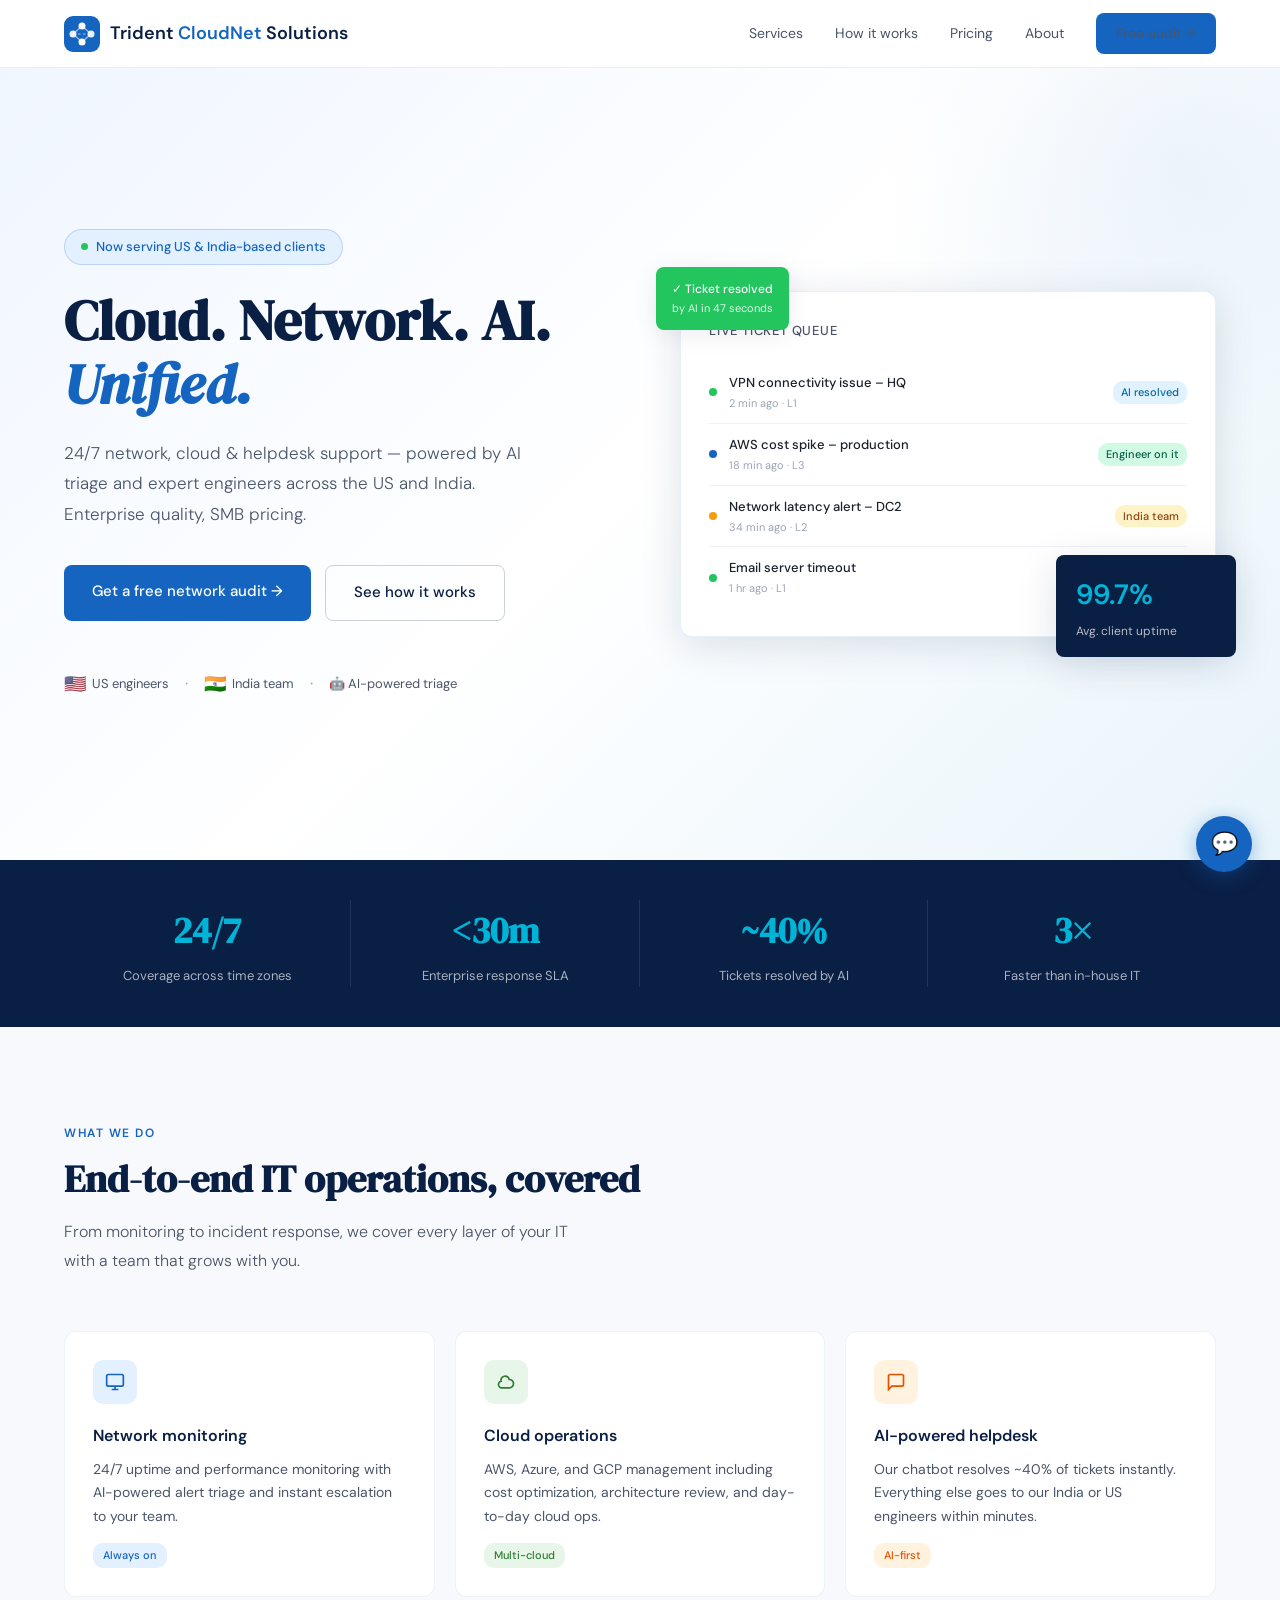
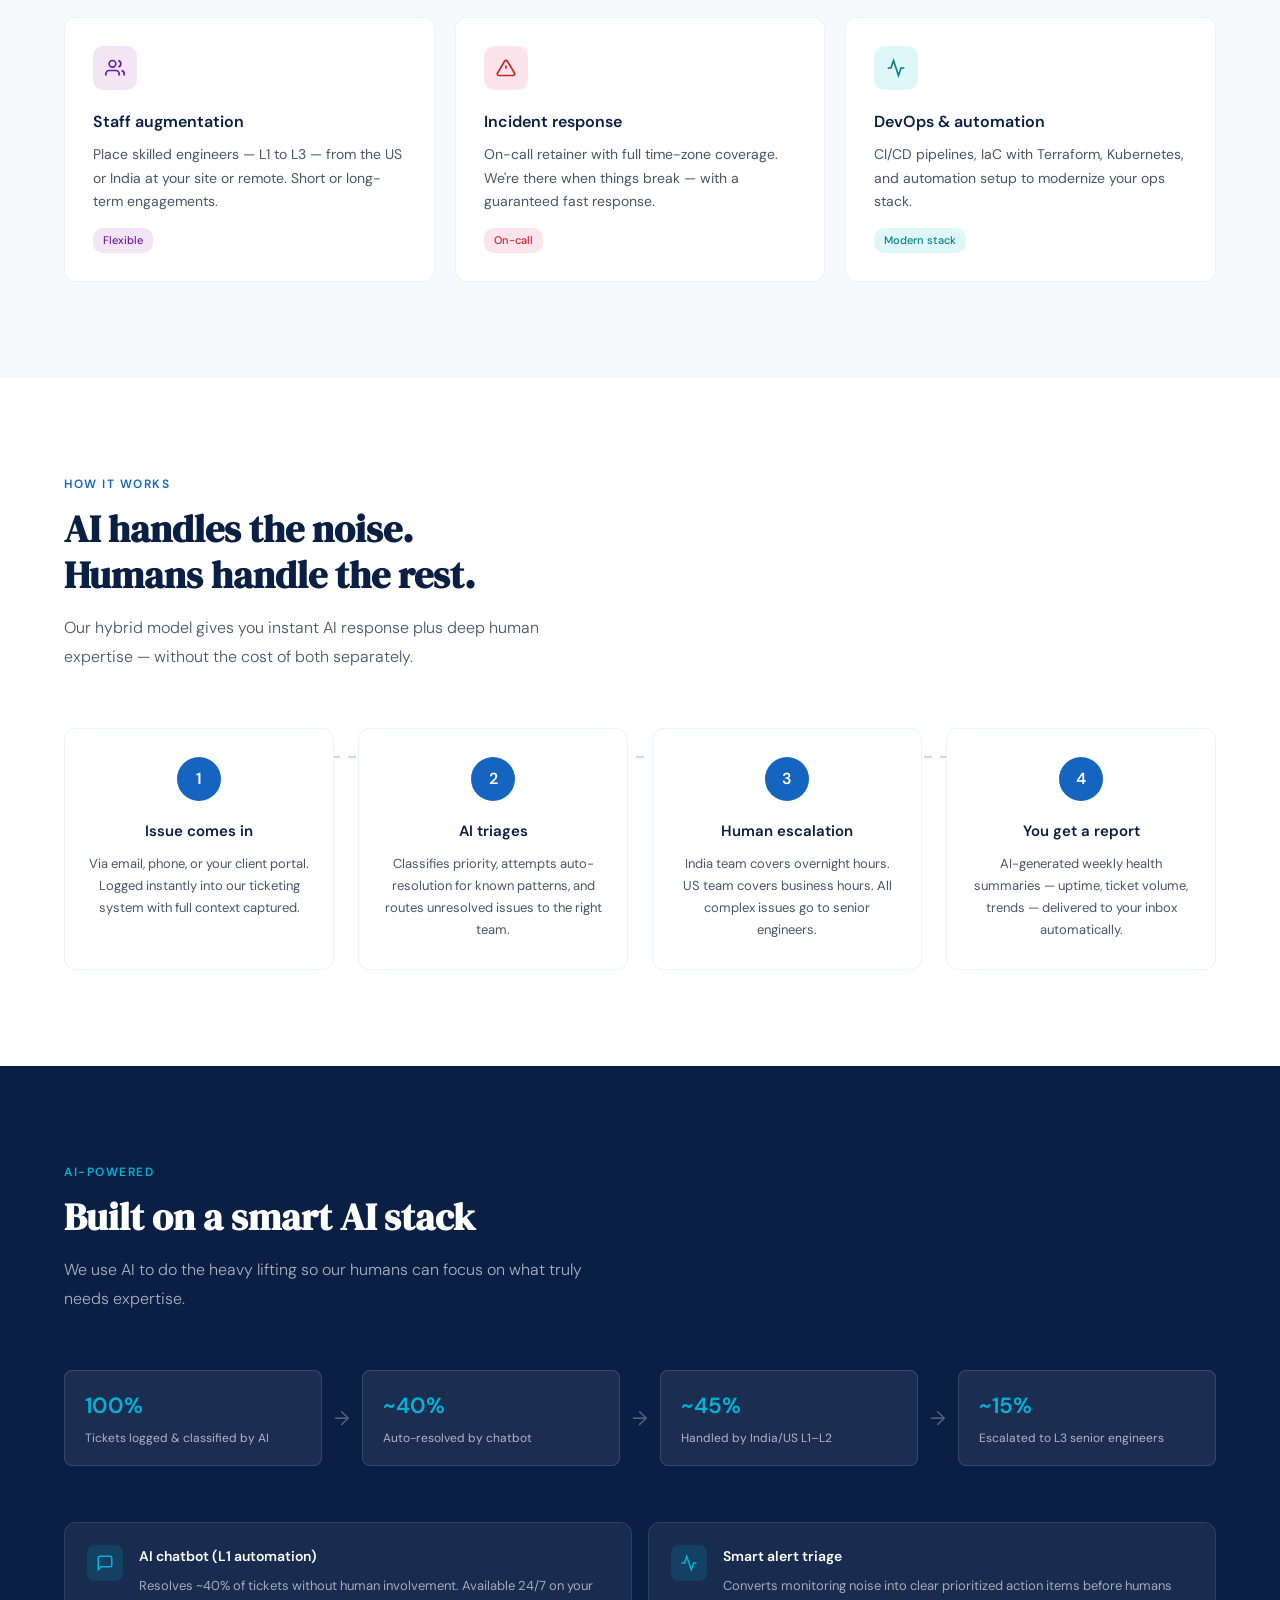
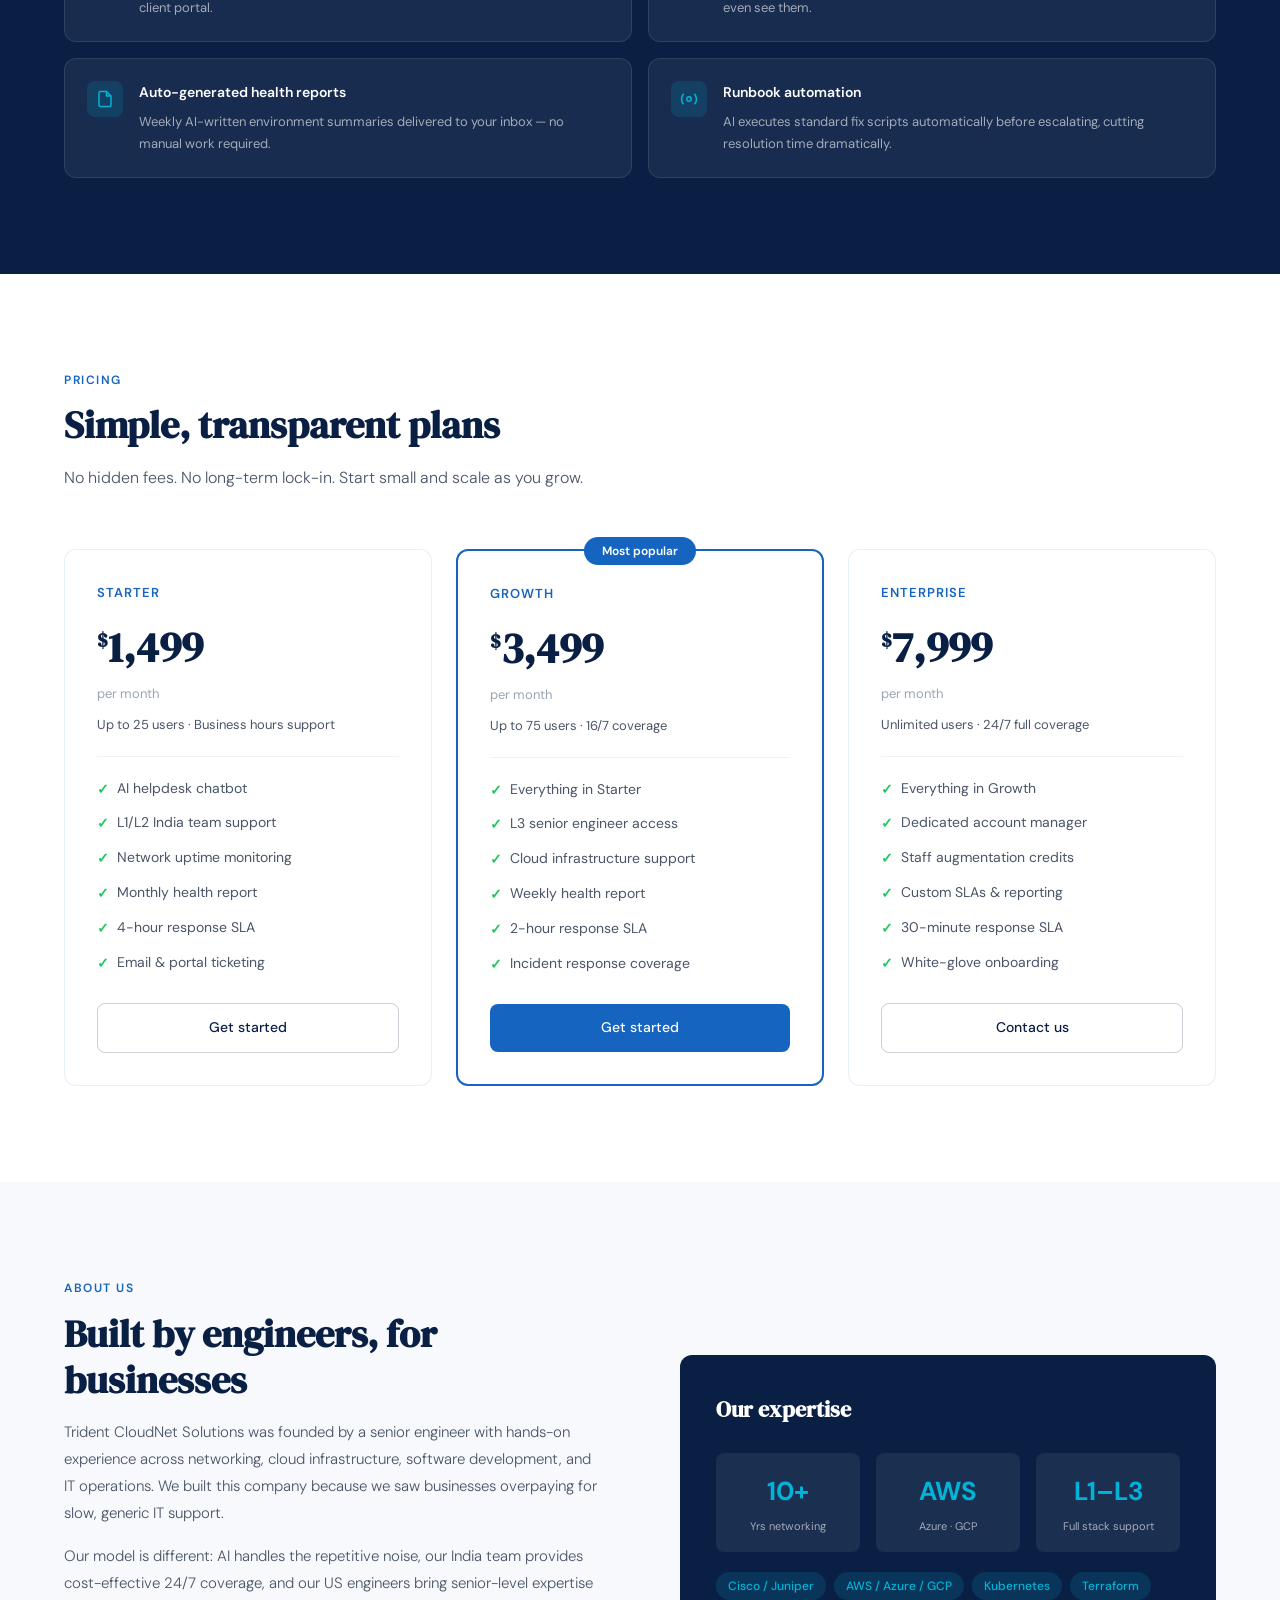
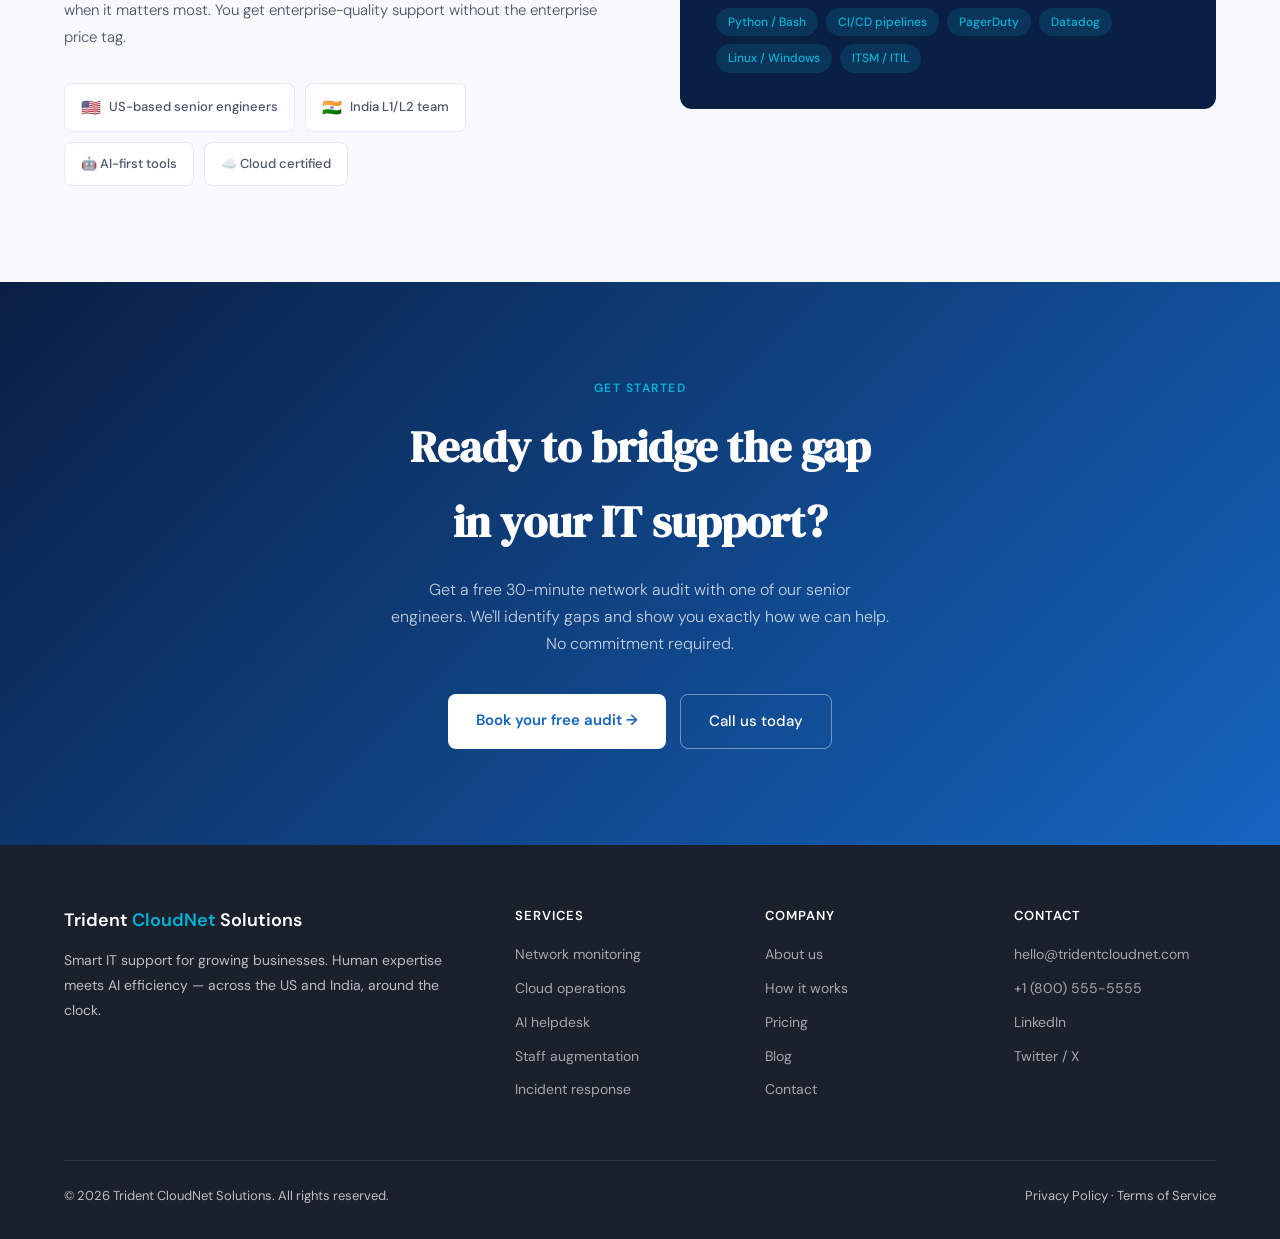
<file: TridentCloudNet_Website.html>
<!DOCTYPE html>
<html lang="en">
<head>
<meta charset="UTF-8"/>
<meta name="viewport" content="width=device-width, initial-scale=1.0"/>
<title>Trident CloudNet Solutions – Smart IT Support, Always On</title>
<link rel="preconnect" href="https://fonts.googleapis.com"/>
<link href="https://fonts.googleapis.com/css2?family=DM+Sans:ital,opsz,wght@0,9..40,300;0,9..40,400;0,9..40,500;0,9..40,600;1,9..40,300&family=DM+Serif+Display:ital@0;1&display=swap" rel="stylesheet"/>
<style>
  *, *::before, *::after { box-sizing: border-box; margin: 0; padding: 0; }
  :root {
    --navy: #0A1F44;
    --blue: #1565C0;
    --blue-light: #1976D2;
    --blue-pale: #E3F0FF;
    --accent: #00B4D8;
    --white: #FFFFFF;
    --gray-100: #F7F9FC;
    --gray-200: #EEF2F7;
    --gray-400: #9AA5B4;
    --gray-600: #4A5568;
    --gray-900: #1A202C;
    --green: #22C55E;
    --radius: 12px;
    --radius-sm: 8px;
    --shadow: 0 4px 24px rgba(10,31,68,0.08);
    --shadow-md: 0 8px 40px rgba(10,31,68,0.13);
  }
  html { scroll-behavior: smooth; }
  body { font-family: 'DM Sans', sans-serif; color: var(--gray-900); background: var(--white); font-size: 16px; line-height: 1.7; }

  /* NAV */
  nav {
    position: sticky; top: 0; z-index: 100;
    display: flex; align-items: center; justify-content: space-between;
    padding: 0 5%; height: 68px;
    background: rgba(255,255,255,0.96); backdrop-filter: blur(12px);
    border-bottom: 1px solid rgba(21,101,192,0.1);
  }
  .nav-logo { display: flex; align-items: center; gap: 10px; text-decoration: none; }
  .nav-logo svg { width: 36px; height: 36px; }
  .nav-logo-text { font-size: 18px; font-weight: 600; color: var(--navy); }
  .nav-logo-text span { color: var(--blue); }
  .nav-links { display: flex; align-items: center; gap: 32px; }
  .nav-links a { text-decoration: none; font-size: 14px; color: var(--gray-600); font-weight: 400; transition: color .2s; }
  .nav-links a:hover { color: var(--blue); }
  .nav-cta { background: var(--blue); color: #fff; padding: 9px 20px; border-radius: var(--radius-sm); font-size: 14px; font-weight: 500; text-decoration: none; transition: background .2s, transform .1s; display: inline-block; }
  .nav-cta:hover { background: var(--blue-light); transform: translateY(-1px); }
  .nav-hamburger { display: none; flex-direction: column; gap: 5px; cursor: pointer; padding: 4px; }
  .nav-hamburger span { width: 22px; height: 2px; background: var(--gray-900); border-radius: 2px; }

  /* HERO */
  .hero {
    min-height: 88vh; display: flex; align-items: center;
    padding: 80px 5% 80px;
    background: linear-gradient(135deg, #f0f6ff 0%, #ffffff 50%, #e8f4fb 100%);
    position: relative; overflow: hidden;
  }
  .hero::before {
    content: ''; position: absolute; top: -200px; right: -200px;
    width: 600px; height: 600px; border-radius: 50%;
    background: radial-gradient(circle, rgba(21,101,192,0.06) 0%, transparent 70%);
    pointer-events: none;
  }
  .hero-inner { max-width: 1200px; margin: 0 auto; display: grid; grid-template-columns: 1fr 1fr; gap: 80px; align-items: center; width: 100%; }
  .hero-badge { display: inline-flex; align-items: center; gap: 8px; background: var(--blue-pale); border: 1px solid rgba(21,101,192,0.2); border-radius: 20px; padding: 6px 16px; font-size: 13px; color: var(--blue); margin-bottom: 24px; font-weight: 500; }
  .hero-badge-dot { width: 7px; height: 7px; border-radius: 50%; background: var(--green); animation: pulse 2s infinite; }
  @keyframes pulse { 0%,100%{opacity:1;transform:scale(1)} 50%{opacity:.6;transform:scale(1.3)} }
  .hero h1 { font-family: 'DM Serif Display', serif; font-size: clamp(36px, 4.5vw, 56px); line-height: 1.15; color: var(--navy); margin-bottom: 20px; }
  .hero h1 em { font-style: italic; color: var(--blue); }
  .hero-sub { font-size: 17px; color: var(--gray-600); max-width: 480px; margin-bottom: 36px; line-height: 1.8; font-weight: 300; }
  .hero-btns { display: flex; gap: 14px; flex-wrap: wrap; margin-bottom: 48px; }
  .btn-primary { background: var(--blue); color: #fff; padding: 14px 28px; border-radius: var(--radius-sm); font-size: 15px; font-weight: 500; text-decoration: none; transition: all .2s; display: inline-block; border: none; cursor: pointer; }
  .btn-primary:hover { background: var(--blue-light); transform: translateY(-2px); box-shadow: 0 8px 24px rgba(21,101,192,0.3); }
  .btn-outline { background: transparent; color: var(--navy); padding: 14px 28px; border-radius: var(--radius-sm); font-size: 15px; font-weight: 500; text-decoration: none; border: 1.5px solid rgba(10,31,68,0.2); transition: all .2s; display: inline-block; cursor: pointer; }
  .btn-outline:hover { border-color: var(--blue); color: var(--blue); }
  .hero-trust { display: flex; align-items: center; gap: 16px; flex-wrap: wrap; }
  .hero-flag-chip { display: flex; align-items: center; gap: 6px; font-size: 13px; color: var(--gray-600); }
  .hero-flag-chip .flag { font-size: 18px; }
  .hero-divider { color: var(--gray-400); }

  /* HERO VISUAL */
  .hero-visual { position: relative; }
  .hero-card-main {
    background: var(--white); border-radius: var(--radius); padding: 28px;
    box-shadow: var(--shadow-md); border: 1px solid rgba(21,101,192,0.1);
  }
  .hero-card-main h3 { font-size: 13px; font-weight: 500; color: var(--gray-600); margin-bottom: 20px; text-transform: uppercase; letter-spacing: .8px; }
  .ticket-item { display: flex; align-items: center; gap: 12px; padding: 10px 0; border-bottom: 1px solid var(--gray-200); }
  .ticket-item:last-child { border: none; }
  .ticket-dot { width: 8px; height: 8px; border-radius: 50%; flex-shrink: 0; }
  .dot-green { background: var(--green); }
  .dot-blue { background: var(--blue); }
  .dot-orange { background: #F59E0B; }
  .ticket-info { flex: 1; }
  .ticket-title { font-size: 13px; font-weight: 500; color: var(--gray-900); }
  .ticket-sub { font-size: 11px; color: var(--gray-400); }
  .ticket-badge { font-size: 11px; padding: 2px 8px; border-radius: 10px; font-weight: 500; }
  .badge-ai { background: #E0F2FE; color: #0369A1; }
  .badge-human { background: #D1FAE5; color: #065F46; }
  .badge-open { background: #FEF3C7; color: #92400E; }
  .hero-card-float {
    position: absolute; bottom: -20px; right: -20px;
    background: var(--navy); border-radius: var(--radius-sm); padding: 16px 20px;
    color: white; min-width: 180px; box-shadow: var(--shadow-md);
  }
  .hero-card-float .stat-num { font-size: 28px; font-weight: 600; color: var(--accent); }
  .hero-card-float .stat-label { font-size: 12px; color: rgba(255,255,255,0.7); margin-top: 2px; }
  .hero-card-float2 {
    position: absolute; top: -24px; left: -24px;
    background: var(--green); border-radius: var(--radius-sm); padding: 12px 16px;
    color: white; box-shadow: var(--shadow);
  }
  .hero-card-float2 .float-text { font-size: 12px; font-weight: 500; }
  .hero-card-float2 .float-sub { font-size: 11px; opacity: 0.85; }

  /* STATS BAR */
  .stats-bar { background: var(--navy); padding: 40px 5%; }
  .stats-inner { max-width: 1200px; margin: 0 auto; display: grid; grid-template-columns: repeat(4,1fr); gap: 1px; }
  .stat-box { text-align: center; padding: 0 24px; border-right: 1px solid rgba(255,255,255,0.1); }
  .stat-box:last-child { border: none; }
  .stat-box-num { font-size: 36px; font-weight: 600; color: var(--accent); font-family: 'DM Serif Display', serif; }
  .stat-box-label { font-size: 13px; color: rgba(255,255,255,0.65); margin-top: 4px; }

  /* SECTIONS */
  section { padding: 96px 5%; }
  .section-inner { max-width: 1200px; margin: 0 auto; }
  .section-eyebrow { font-size: 12px; font-weight: 600; color: var(--blue); text-transform: uppercase; letter-spacing: 1.5px; margin-bottom: 12px; }
  .section-title { font-family: 'DM Serif Display', serif; font-size: clamp(28px, 3vw, 42px); color: var(--navy); line-height: 1.2; margin-bottom: 16px; }
  .section-sub { font-size: 16px; color: var(--gray-600); max-width: 520px; line-height: 1.8; margin-bottom: 56px; font-weight: 300; }

  /* SERVICES */
  .services-bg { background: var(--gray-100); }
  .services-grid { display: grid; grid-template-columns: repeat(3,1fr); gap: 20px; }
  .service-card { background: var(--white); border-radius: var(--radius); padding: 28px; border: 1px solid rgba(21,101,192,0.08); transition: all .25s; }
  .service-card:hover { transform: translateY(-4px); box-shadow: var(--shadow-md); border-color: rgba(21,101,192,0.2); }
  .service-icon { width: 44px; height: 44px; border-radius: 10px; display: flex; align-items: center; justify-content: center; margin-bottom: 18px; }
  .service-card h3 { font-size: 16px; font-weight: 600; color: var(--navy); margin-bottom: 8px; }
  .service-card p { font-size: 14px; color: var(--gray-600); line-height: 1.7; }
  .service-tag { display: inline-block; font-size: 11px; font-weight: 500; padding: 3px 10px; border-radius: 10px; margin-top: 14px; }

  /* HOW IT WORKS */
  .how-grid { display: grid; grid-template-columns: repeat(4,1fr); gap: 24px; position: relative; }
  .how-grid::before {
    content: ''; position: absolute; top: 28px; left: 60px; right: 60px; height: 2px;
    background: repeating-linear-gradient(90deg, var(--blue) 0, var(--blue) 8px, transparent 8px, transparent 16px);
    opacity: 0.25; z-index: 0;
  }
  .how-step { background: var(--white); border-radius: var(--radius); padding: 28px 22px; border: 1px solid rgba(21,101,192,0.08); position: relative; z-index: 1; text-align: center; }
  .how-num { width: 44px; height: 44px; border-radius: 50%; background: var(--blue); color: white; font-size: 16px; font-weight: 600; display: flex; align-items: center; justify-content: center; margin: 0 auto 18px; }
  .how-step h3 { font-size: 15px; font-weight: 600; color: var(--navy); margin-bottom: 8px; }
  .how-step p { font-size: 13px; color: var(--gray-600); line-height: 1.7; }

  /* AI STACK */
  .ai-bg { background: var(--navy); }
  .ai-bg .section-title { color: var(--white); }
  .ai-bg .section-sub { color: rgba(255,255,255,0.65); }
  .ai-bg .section-eyebrow { color: var(--accent); }
  .ai-flow { display: flex; align-items: center; gap: 0; margin-bottom: 56px; flex-wrap: wrap; }
  .ai-flow-step { background: rgba(255,255,255,0.07); border: 1px solid rgba(255,255,255,0.12); border-radius: var(--radius-sm); padding: 16px 20px; flex: 1; min-width: 140px; }
  .ai-flow-step .ai-step-pct { font-size: 22px; font-weight: 600; color: var(--accent); }
  .ai-flow-step .ai-step-label { font-size: 12px; color: rgba(255,255,255,0.65); margin-top: 4px; }
  .ai-flow-arrow { color: rgba(255,255,255,0.3); font-size: 20px; padding: 0 12px; flex-shrink: 0; }
  .ai-cards { display: grid; grid-template-columns: repeat(2,1fr); gap: 16px; }
  .ai-card { background: rgba(255,255,255,0.06); border: 1px solid rgba(255,255,255,0.1); border-radius: var(--radius); padding: 22px; display: flex; gap: 16px; }
  .ai-card-icon { width: 36px; height: 36px; border-radius: 8px; background: rgba(0,180,216,0.15); display: flex; align-items: center; justify-content: center; flex-shrink: 0; }
  .ai-card h3 { font-size: 14px; font-weight: 600; color: var(--white); margin-bottom: 6px; }
  .ai-card p { font-size: 13px; color: rgba(255,255,255,0.6); line-height: 1.7; }

  /* PRICING */
  .pricing-grid { display: grid; grid-template-columns: repeat(3,1fr); gap: 24px; }
  .price-card { background: var(--white); border-radius: var(--radius); padding: 32px; border: 1.5px solid rgba(21,101,192,0.1); position: relative; transition: all .2s; }
  .price-card:hover { box-shadow: var(--shadow-md); }
  .price-card.featured { border: 2px solid var(--blue); }
  .price-popular { position: absolute; top: -14px; left: 50%; transform: translateX(-50%); background: var(--blue); color: white; font-size: 12px; font-weight: 600; padding: 4px 18px; border-radius: 20px; white-space: nowrap; }
  .price-tier { font-size: 13px; font-weight: 600; color: var(--blue); text-transform: uppercase; letter-spacing: 1px; margin-bottom: 8px; }
  .price-amount { font-size: 42px; font-weight: 700; color: var(--navy); font-family: 'DM Serif Display', serif; }
  .price-amount sub { font-size: 16px; font-weight: 400; color: var(--gray-600); font-family: 'DM Sans', sans-serif; }
  .price-amount sup { font-size: 20px; }
  .price-period { font-size: 13px; color: var(--gray-400); margin-bottom: 8px; }
  .price-desc { font-size: 13px; color: var(--gray-600); padding-bottom: 20px; border-bottom: 1px solid var(--gray-200); margin-bottom: 20px; }
  .price-features { list-style: none; display: flex; flex-direction: column; gap: 10px; margin-bottom: 28px; }
  .price-features li { display: flex; align-items: flex-start; gap: 8px; font-size: 14px; color: var(--gray-600); }
  .price-features li::before { content: '✓'; color: var(--green); font-weight: 700; flex-shrink: 0; margin-top: 1px; }
  .price-card .btn-primary, .price-card .btn-outline { width: 100%; text-align: center; display: block; padding: 12px; font-size: 14px; }

  /* ABOUT */
  .about-bg { background: var(--gray-100); }
  .about-grid { display: grid; grid-template-columns: 1fr 1fr; gap: 80px; align-items: center; }
  .about-badges { display: flex; flex-wrap: wrap; gap: 10px; margin-top: 32px; }
  .about-badge { display: flex; align-items: center; gap: 8px; background: var(--white); border: 1px solid rgba(21,101,192,0.12); border-radius: 8px; padding: 10px 16px; font-size: 13px; color: var(--gray-600); font-weight: 500; }
  .about-badge .flag { font-size: 16px; }
  .about-visual { background: var(--navy); border-radius: var(--radius); padding: 36px; color: white; }
  .about-visual h3 { font-family: 'DM Serif Display', serif; font-size: 22px; color: white; margin-bottom: 24px; }
  .about-stat-row { display: flex; gap: 16px; margin-bottom: 16px; }
  .about-stat-box { flex: 1; background: rgba(255,255,255,0.07); border-radius: 8px; padding: 16px; text-align: center; }
  .about-stat-box .num { font-size: 26px; font-weight: 700; color: var(--accent); }
  .about-stat-box .lbl { font-size: 11px; color: rgba(255,255,255,0.6); margin-top: 4px; }
  .about-expertise { display: flex; flex-wrap: wrap; gap: 8px; margin-top: 20px; }
  .expertise-tag { background: rgba(0,180,216,0.15); color: var(--accent); font-size: 12px; font-weight: 500; padding: 4px 12px; border-radius: 20px; }

  /* CTA */
  .cta-section { background: linear-gradient(135deg, var(--navy) 0%, #1565C0 100%); text-align: center; }
  .cta-section h2 { font-family: 'DM Serif Display', serif; font-size: clamp(28px,3.5vw,44px); color: white; margin-bottom: 16px; }
  .cta-section p { font-size: 16px; color: rgba(255,255,255,0.75); margin-bottom: 36px; max-width: 500px; margin-left: auto; margin-right: auto; font-weight: 300; }
  .cta-btns { display: flex; gap: 14px; justify-content: center; flex-wrap: wrap; }
  .btn-white { background: white; color: var(--blue); padding: 14px 28px; border-radius: var(--radius-sm); font-size: 15px; font-weight: 600; text-decoration: none; transition: all .2s; display: inline-block; }
  .btn-white:hover { transform: translateY(-2px); box-shadow: 0 8px 24px rgba(0,0,0,0.2); }
  .btn-ghost { background: transparent; color: white; padding: 14px 28px; border-radius: var(--radius-sm); font-size: 15px; font-weight: 500; text-decoration: none; border: 1.5px solid rgba(255,255,255,0.4); transition: all .2s; display: inline-block; }
  .btn-ghost:hover { background: rgba(255,255,255,0.1); }

  /* FOOTER */
  footer { background: var(--gray-900); padding: 60px 5% 32px; color: rgba(255,255,255,0.7); }
  .footer-inner { max-width: 1200px; margin: 0 auto; }
  .footer-top { display: grid; grid-template-columns: 2fr 1fr 1fr 1fr; gap: 48px; margin-bottom: 48px; }
  .footer-brand h3 { font-size: 18px; font-weight: 600; color: white; margin-bottom: 12px; }
  .footer-brand h3 span { color: var(--accent); }
  .footer-brand p { font-size: 14px; line-height: 1.8; }
  .footer-col h4 { font-size: 13px; font-weight: 600; color: white; text-transform: uppercase; letter-spacing: 1px; margin-bottom: 16px; }
  .footer-col a { display: block; font-size: 14px; color: rgba(255,255,255,0.6); text-decoration: none; margin-bottom: 10px; transition: color .2s; }
  .footer-col a:hover { color: var(--accent); }
  .footer-bottom { border-top: 1px solid rgba(255,255,255,0.1); padding-top: 24px; display: flex; justify-content: space-between; align-items: center; font-size: 13px; }

  /* CHAT WIDGET */
  .chat-widget { position: fixed; bottom: 28px; right: 28px; z-index: 999; }
  .chat-btn { width: 56px; height: 56px; border-radius: 50%; background: var(--blue); color: white; border: none; cursor: pointer; display: flex; align-items: center; justify-content: center; box-shadow: 0 4px 20px rgba(21,101,192,0.4); transition: all .2s; font-size: 22px; }
  .chat-btn:hover { transform: scale(1.08); box-shadow: 0 6px 28px rgba(21,101,192,0.5); }
  .chat-panel { position: absolute; bottom: 68px; right: 0; width: 320px; background: white; border-radius: var(--radius); box-shadow: 0 12px 48px rgba(10,31,68,0.18); display: none; overflow: hidden; border: 1px solid rgba(21,101,192,0.12); }
  .chat-panel.open { display: block; }
  .chat-header { background: var(--navy); padding: 16px 18px; display: flex; align-items: center; gap: 10px; }
  .chat-avatar { width: 32px; height: 32px; border-radius: 50%; background: var(--accent); display: flex; align-items: center; justify-content: center; font-size: 16px; }
  .chat-header-info h4 { font-size: 13px; font-weight: 600; color: white; }
  .chat-header-info p { font-size: 11px; color: rgba(255,255,255,0.6); }
  .chat-messages { padding: 16px; height: 220px; overflow-y: auto; display: flex; flex-direction: column; gap: 10px; }
  .chat-msg { max-width: 80%; font-size: 13px; line-height: 1.6; }
  .chat-msg.bot { background: var(--gray-100); padding: 10px 13px; border-radius: 12px 12px 12px 2px; color: var(--gray-900); }
  .chat-msg.user { background: var(--blue); padding: 10px 13px; border-radius: 12px 12px 2px 12px; color: white; align-self: flex-end; }
  .chat-quick { display: flex; flex-wrap: wrap; gap: 6px; padding: 0 16px 12px; }
  .chat-quick-btn { font-size: 12px; border: 1px solid rgba(21,101,192,0.25); border-radius: 14px; padding: 5px 11px; color: var(--blue); background: var(--blue-pale); cursor: pointer; transition: all .15s; white-space: nowrap; }
  .chat-quick-btn:hover { background: var(--blue); color: white; }
  .chat-input-row { display: flex; gap: 8px; padding: 10px 16px 14px; border-top: 1px solid var(--gray-200); }
  .chat-input-row input { flex: 1; border: 1px solid var(--gray-200); border-radius: 20px; padding: 8px 14px; font-size: 13px; outline: none; font-family: 'DM Sans', sans-serif; color: var(--gray-900); }
  .chat-input-row input:focus { border-color: var(--blue); }
  .chat-send { background: var(--blue); border: none; border-radius: 50%; width: 32px; height: 32px; display: flex; align-items: center; justify-content: center; cursor: pointer; flex-shrink: 0; }
  .chat-send svg { width: 14px; height: 14px; fill: white; }

  /* RESPONSIVE */
  @media (max-width: 900px) {
    .hero-inner { grid-template-columns: 1fr; gap: 40px; }
    .hero-visual { display: none; }
    .services-grid, .how-grid { grid-template-columns: repeat(2,1fr); }
    .stats-inner { grid-template-columns: repeat(2,1fr); }
    .stat-box { border-right: none; border-bottom: 1px solid rgba(255,255,255,0.1); padding: 20px 0; }
    .pricing-grid { grid-template-columns: 1fr; }
    .about-grid { grid-template-columns: 1fr; gap: 40px; }
    .ai-cards { grid-template-columns: 1fr; }
    .footer-top { grid-template-columns: 1fr 1fr; }
    .footer-bottom { flex-direction: column; gap: 10px; text-align: center; }
    .nav-links { display: none; }
    .nav-hamburger { display: flex; }
  }
  @media (max-width: 600px) {
    section { padding: 64px 5%; }
    .services-grid, .how-grid, .stats-inner { grid-template-columns: 1fr; }
    .footer-top { grid-template-columns: 1fr; }
    .how-grid::before { display: none; }
  }
</style>
</head>
<body>

<!-- NAV -->
<nav>
  <a href="#" class="nav-logo">
    <svg viewBox="0 0 36 36" fill="none">
      <rect width="36" height="36" rx="9" fill="#1565C0"/>
      <circle cx="9" cy="18" r="3.5" fill="white" opacity=".9"/>
      <circle cx="27" cy="18" r="3.5" fill="white" opacity=".9"/>
      <circle cx="18" cy="10" r="3.5" fill="white"/>
      <circle cx="18" cy="26" r="3.5" fill="white"/>
      <line x1="9" y1="18" x2="18" y2="10" stroke="white" stroke-width="1.5" opacity=".55"/>
      <line x1="9" y1="18" x2="18" y2="26" stroke="white" stroke-width="1.5" opacity=".55"/>
      <line x1="27" y1="18" x2="18" y2="10" stroke="white" stroke-width="1.5" opacity=".55"/>
      <line x1="27" y1="18" x2="18" y2="26" stroke="white" stroke-width="1.5" opacity=".55"/>
      <line x1="9" y1="18" x2="27" y2="18" stroke="white" stroke-width="1.5" stroke-dasharray="2.5 2.5" opacity=".4"/>
    </svg>
    <span class="nav-logo-text">Trident <span>CloudNet</span> Solutions</span>
  </a>
  <div class="nav-links">
    <a href="#services">Services</a>
    <a href="#how">How it works</a>
    <a href="#pricing">Pricing</a>
    <a href="#about">About</a>
    <a href="#contact" class="nav-cta">Free audit →</a>
  </div>
  <div class="nav-hamburger" onclick="toggleMenu()">
    <span></span><span></span><span></span>
  </div>
</nav>

<!-- HERO -->
<section class="hero" id="home">
  <div class="hero-inner">
    <div>
      <div class="hero-badge">
        <span class="hero-badge-dot"></span>
        Now serving US &amp; India-based clients
      </div>
      <h1>Cloud. Network. AI. <em>Unified.</em></h1>
      <p class="hero-sub">24/7 network, cloud &amp; helpdesk support — powered by AI triage and expert engineers across the US and India. Enterprise quality, SMB pricing.</p>
      <div class="hero-btns">
        <a href="#contact" class="btn-primary">Get a free network audit →</a>
        <a href="#how" class="btn-outline">See how it works</a>
      </div>
      <div class="hero-trust">
        <div class="hero-flag-chip"><span class="flag">🇺🇸</span> US engineers</div>
        <span class="hero-divider">·</span>
        <div class="hero-flag-chip"><span class="flag">🇮🇳</span> India team</div>
        <span class="hero-divider">·</span>
        <div class="hero-flag-chip">🤖 AI-powered triage</div>
      </div>
    </div>
    <div class="hero-visual">
      <div class="hero-card-float2">
        <div class="float-text">✓ Ticket resolved</div>
        <div class="float-sub">by AI in 47 seconds</div>
      </div>
      <div class="hero-card-main">
        <h3>Live ticket queue</h3>
        <div class="ticket-item">
          <div class="ticket-dot dot-green"></div>
          <div class="ticket-info">
            <div class="ticket-title">VPN connectivity issue – HQ</div>
            <div class="ticket-sub">2 min ago · L1</div>
          </div>
          <span class="ticket-badge badge-ai">AI resolved</span>
        </div>
        <div class="ticket-item">
          <div class="ticket-dot dot-blue"></div>
          <div class="ticket-info">
            <div class="ticket-title">AWS cost spike – production</div>
            <div class="ticket-sub">18 min ago · L3</div>
          </div>
          <span class="ticket-badge badge-human">Engineer on it</span>
        </div>
        <div class="ticket-item">
          <div class="ticket-dot dot-orange"></div>
          <div class="ticket-info">
            <div class="ticket-title">Network latency alert – DC2</div>
            <div class="ticket-sub">34 min ago · L2</div>
          </div>
          <span class="ticket-badge badge-open">India team</span>
        </div>
        <div class="ticket-item">
          <div class="ticket-dot dot-green"></div>
          <div class="ticket-info">
            <div class="ticket-title">Email server timeout</div>
            <div class="ticket-sub">1 hr ago · L1</div>
          </div>
          <span class="ticket-badge badge-ai">AI resolved</span>
        </div>
      </div>
      <div class="hero-card-float">
        <div class="stat-num">99.7%</div>
        <div class="stat-label">Avg. client uptime</div>
      </div>
    </div>
  </div>
</section>

<!-- STATS -->
<div class="stats-bar">
  <div class="stats-inner">
    <div class="stat-box"><div class="stat-box-num">24/7</div><div class="stat-box-label">Coverage across time zones</div></div>
    <div class="stat-box"><div class="stat-box-num">&lt;30m</div><div class="stat-box-label">Enterprise response SLA</div></div>
    <div class="stat-box"><div class="stat-box-num">~40%</div><div class="stat-box-label">Tickets resolved by AI</div></div>
    <div class="stat-box"><div class="stat-box-num">3×</div><div class="stat-box-label">Faster than in-house IT</div></div>
  </div>
</div>

<!-- SERVICES -->
<section class="services-bg" id="services">
  <div class="section-inner">
    <div class="section-eyebrow">What we do</div>
    <h2 class="section-title">End-to-end IT operations, covered</h2>
    <p class="section-sub">From monitoring to incident response, we cover every layer of your IT with a team that grows with you.</p>
    <div class="services-grid">
      <div class="service-card">
        <div class="service-icon" style="background:#E3F0FF">
          <svg width="20" height="20" fill="none" stroke="#1565C0" stroke-width="2" viewBox="0 0 24 24"><rect x="2" y="3" width="20" height="14" rx="2"/><path d="M8 21h8M12 17v4"/></svg>
        </div>
        <h3>Network monitoring</h3>
        <p>24/7 uptime and performance monitoring with AI-powered alert triage and instant escalation to your team.</p>
        <span class="service-tag" style="background:#E3F0FF;color:#1565C0">Always on</span>
      </div>
      <div class="service-card">
        <div class="service-icon" style="background:#E8F5E9">
          <svg width="20" height="20" fill="none" stroke="#2e7d32" stroke-width="2" viewBox="0 0 24 24"><path d="M3 15a4 4 0 004 4h9a5 5 0 10-.1-9.999 5.002 5.002 0 10-9.78 2.096A4.001 4.001 0 003 15z"/></svg>
        </div>
        <h3>Cloud operations</h3>
        <p>AWS, Azure, and GCP management including cost optimization, architecture review, and day-to-day cloud ops.</p>
        <span class="service-tag" style="background:#E8F5E9;color:#2e7d32">Multi-cloud</span>
      </div>
      <div class="service-card">
        <div class="service-icon" style="background:#FFF3E0">
          <svg width="20" height="20" fill="none" stroke="#e65100" stroke-width="2" viewBox="0 0 24 24"><path d="M21 15a2 2 0 01-2 2H7l-4 4V5a2 2 0 012-2h14a2 2 0 012 2z"/></svg>
        </div>
        <h3>AI-powered helpdesk</h3>
        <p>Our chatbot resolves ~40% of tickets instantly. Everything else goes to our India or US engineers within minutes.</p>
        <span class="service-tag" style="background:#FFF3E0;color:#e65100">AI-first</span>
      </div>
      <div class="service-card">
        <div class="service-icon" style="background:#F3E5F5">
          <svg width="20" height="20" fill="none" stroke="#6a1b9a" stroke-width="2" viewBox="0 0 24 24"><path d="M17 21v-2a4 4 0 00-4-4H5a4 4 0 00-4 4v2"/><circle cx="9" cy="7" r="4"/><path d="M23 21v-2a4 4 0 00-3-3.87M16 3.13a4 4 0 010 7.75"/></svg>
        </div>
        <h3>Staff augmentation</h3>
        <p>Place skilled engineers — L1 to L3 — from the US or India at your site or remote. Short or long-term engagements.</p>
        <span class="service-tag" style="background:#F3E5F5;color:#6a1b9a">Flexible</span>
      </div>
      <div class="service-card">
        <div class="service-icon" style="background:#FCE4EC">
          <svg width="20" height="20" fill="none" stroke="#c62828" stroke-width="2" viewBox="0 0 24 24"><path d="M10.29 3.86L1.82 18a2 2 0 001.71 3h16.94a2 2 0 001.71-3L13.71 3.86a2 2 0 00-3.42 0z"/><line x1="12" y1="9" x2="12" y2="13"/><line x1="12" y1="17" x2="12.01" y2="17"/></svg>
        </div>
        <h3>Incident response</h3>
        <p>On-call retainer with full time-zone coverage. We're there when things break — with a guaranteed fast response.</p>
        <span class="service-tag" style="background:#FCE4EC;color:#c62828">On-call</span>
      </div>
      <div class="service-card">
        <div class="service-icon" style="background:#E0F7FA">
          <svg width="20" height="20" fill="none" stroke="#00838f" stroke-width="2" viewBox="0 0 24 24"><polyline points="22 12 18 12 15 21 9 3 6 12 2 12"/></svg>
        </div>
        <h3>DevOps &amp; automation</h3>
        <p>CI/CD pipelines, IaC with Terraform, Kubernetes, and automation setup to modernize your ops stack.</p>
        <span class="service-tag" style="background:#E0F7FA;color:#00838f">Modern stack</span>
      </div>
    </div>
  </div>
</section>

<!-- HOW IT WORKS -->
<section id="how">
  <div class="section-inner">
    <div class="section-eyebrow">How it works</div>
    <h2 class="section-title">AI handles the noise.<br>Humans handle the rest.</h2>
    <p class="section-sub">Our hybrid model gives you instant AI response plus deep human expertise — without the cost of both separately.</p>
    <div class="how-grid">
      <div class="how-step">
        <div class="how-num">1</div>
        <h3>Issue comes in</h3>
        <p>Via email, phone, or your client portal. Logged instantly into our ticketing system with full context captured.</p>
      </div>
      <div class="how-step">
        <div class="how-num">2</div>
        <h3>AI triages</h3>
        <p>Classifies priority, attempts auto-resolution for known patterns, and routes unresolved issues to the right team.</p>
      </div>
      <div class="how-step">
        <div class="how-num">3</div>
        <h3>Human escalation</h3>
        <p>India team covers overnight hours. US team covers business hours. All complex issues go to senior engineers.</p>
      </div>
      <div class="how-step">
        <div class="how-num">4</div>
        <h3>You get a report</h3>
        <p>AI-generated weekly health summaries — uptime, ticket volume, trends — delivered to your inbox automatically.</p>
      </div>
    </div>
  </div>
</section>

<!-- AI STACK -->
<section class="ai-bg">
  <div class="section-inner">
    <div class="section-eyebrow">AI-powered</div>
    <h2 class="section-title">Built on a smart AI stack</h2>
    <p class="section-sub">We use AI to do the heavy lifting so our humans can focus on what truly needs expertise.</p>
    <div class="ai-flow">
      <div class="ai-flow-step">
        <div class="ai-step-pct">100%</div>
        <div class="ai-step-label">Tickets logged &amp; classified by AI</div>
      </div>
      <div class="ai-flow-arrow">→</div>
      <div class="ai-flow-step">
        <div class="ai-step-pct">~40%</div>
        <div class="ai-step-label">Auto-resolved by chatbot</div>
      </div>
      <div class="ai-flow-arrow">→</div>
      <div class="ai-flow-step">
        <div class="ai-step-pct">~45%</div>
        <div class="ai-step-label">Handled by India/US L1–L2</div>
      </div>
      <div class="ai-flow-arrow">→</div>
      <div class="ai-flow-step">
        <div class="ai-step-pct">~15%</div>
        <div class="ai-step-label">Escalated to L3 senior engineers</div>
      </div>
    </div>
    <div class="ai-cards">
      <div class="ai-card">
        <div class="ai-card-icon">
          <svg width="18" height="18" fill="none" stroke="#00B4D8" stroke-width="2" viewBox="0 0 24 24"><path d="M21 15a2 2 0 01-2 2H7l-4 4V5a2 2 0 012-2h14a2 2 0 012 2z"/></svg>
        </div>
        <div>
          <h3>AI chatbot (L1 automation)</h3>
          <p>Resolves ~40% of tickets without human involvement. Available 24/7 on your client portal.</p>
        </div>
      </div>
      <div class="ai-card">
        <div class="ai-card-icon">
          <svg width="18" height="18" fill="none" stroke="#00B4D8" stroke-width="2" viewBox="0 0 24 24"><polyline points="22 12 18 12 15 21 9 3 6 12 2 12"/></svg>
        </div>
        <div>
          <h3>Smart alert triage</h3>
          <p>Converts monitoring noise into clear prioritized action items before humans even see them.</p>
        </div>
      </div>
      <div class="ai-card">
        <div class="ai-card-icon">
          <svg width="18" height="18" fill="none" stroke="#00B4D8" stroke-width="2" viewBox="0 0 24 24"><path d="M14 2H6a2 2 0 00-2 2v16a2 2 0 002 2h12a2 2 0 002-2V8z"/><polyline points="14 2 14 8 20 8"/></svg>
        </div>
        <div>
          <h3>Auto-generated health reports</h3>
          <p>Weekly AI-written environment summaries delivered to your inbox — no manual work required.</p>
        </div>
      </div>
      <div class="ai-card">
        <div class="ai-card-icon">
          <svg width="18" height="18" fill="none" stroke="#00B4D8" stroke-width="2" viewBox="0 0 24 24"><circle cx="12" cy="12" r="3"/><path d="M19.07 4.93a10 10 0 010 14.14M4.93 4.93a10 10 0 000 14.14"/></svg>
        </div>
        <div>
          <h3>Runbook automation</h3>
          <p>AI executes standard fix scripts automatically before escalating, cutting resolution time dramatically.</p>
        </div>
      </div>
    </div>
  </div>
</section>

<!-- PRICING -->
<section id="pricing">
  <div class="section-inner">
    <div class="section-eyebrow">Pricing</div>
    <h2 class="section-title">Simple, transparent plans</h2>
    <p class="section-sub">No hidden fees. No long-term lock-in. Start small and scale as you grow.</p>
    <div class="pricing-grid">
      <div class="price-card">
        <div class="price-tier">Starter</div>
        <div class="price-amount"><sup>$</sup>1,499</div>
        <div class="price-period">per month</div>
        <div class="price-desc">Up to 25 users · Business hours support</div>
        <ul class="price-features">
          <li>AI helpdesk chatbot</li>
          <li>L1/L2 India team support</li>
          <li>Network uptime monitoring</li>
          <li>Monthly health report</li>
          <li>4-hour response SLA</li>
          <li>Email &amp; portal ticketing</li>
        </ul>
        <a href="#contact" class="btn-outline">Get started</a>
      </div>
      <div class="price-card featured">
        <div class="price-popular">Most popular</div>
        <div class="price-tier">Growth</div>
        <div class="price-amount"><sup>$</sup>3,499</div>
        <div class="price-period">per month</div>
        <div class="price-desc">Up to 75 users · 16/7 coverage</div>
        <ul class="price-features">
          <li>Everything in Starter</li>
          <li>L3 senior engineer access</li>
          <li>Cloud infrastructure support</li>
          <li>Weekly health report</li>
          <li>2-hour response SLA</li>
          <li>Incident response coverage</li>
        </ul>
        <a href="#contact" class="btn-primary">Get started</a>
      </div>
      <div class="price-card">
        <div class="price-tier">Enterprise</div>
        <div class="price-amount"><sup>$</sup>7,999</div>
        <div class="price-period">per month</div>
        <div class="price-desc">Unlimited users · 24/7 full coverage</div>
        <ul class="price-features">
          <li>Everything in Growth</li>
          <li>Dedicated account manager</li>
          <li>Staff augmentation credits</li>
          <li>Custom SLAs &amp; reporting</li>
          <li>30-minute response SLA</li>
          <li>White-glove onboarding</li>
        </ul>
        <a href="#contact" class="btn-outline">Contact us</a>
      </div>
    </div>
  </div>
</section>

<!-- ABOUT -->
<section class="about-bg" id="about">
  <div class="section-inner">
    <div class="about-grid">
      <div>
        <div class="section-eyebrow">About us</div>
        <h2 class="section-title">Built by engineers, for businesses</h2>
        <p style="font-size:15px;color:#4A5568;line-height:1.8;font-weight:300">Trident CloudNet Solutions was founded by a senior engineer with hands-on experience across networking, cloud infrastructure, software development, and IT operations. We built this company because we saw businesses overpaying for slow, generic IT support.</p>
        <p style="font-size:15px;color:#4A5568;line-height:1.8;margin-top:16px;font-weight:300">Our model is different: AI handles the repetitive noise, our India team provides cost-effective 24/7 coverage, and our US engineers bring senior-level expertise when it matters most. You get enterprise-quality support without the enterprise price tag.</p>
        <div class="about-badges">
          <div class="about-badge"><span class="flag">🇺🇸</span> US-based senior engineers</div>
          <div class="about-badge"><span class="flag">🇮🇳</span> India L1/L2 team</div>
          <div class="about-badge">🤖 AI-first tools</div>
          <div class="about-badge">☁️ Cloud certified</div>
        </div>
      </div>
      <div class="about-visual">
        <h3>Our expertise</h3>
        <div class="about-stat-row">
          <div class="about-stat-box"><div class="num">10+</div><div class="lbl">Yrs networking</div></div>
          <div class="about-stat-box"><div class="num">AWS</div><div class="lbl">Azure · GCP</div></div>
          <div class="about-stat-box"><div class="num">L1–L3</div><div class="lbl">Full stack support</div></div>
        </div>
        <div class="about-expertise">
          <span class="expertise-tag">Cisco / Juniper</span>
          <span class="expertise-tag">AWS / Azure / GCP</span>
          <span class="expertise-tag">Kubernetes</span>
          <span class="expertise-tag">Terraform</span>
          <span class="expertise-tag">Python / Bash</span>
          <span class="expertise-tag">CI/CD pipelines</span>
          <span class="expertise-tag">PagerDuty</span>
          <span class="expertise-tag">Datadog</span>
          <span class="expertise-tag">Linux / Windows</span>
          <span class="expertise-tag">ITSM / ITIL</span>
        </div>
      </div>
    </div>
  </div>
</section>

<!-- CTA -->
<section class="cta-section" id="contact">
  <div class="section-inner" style="text-align:center">
    <div class="section-eyebrow" style="color:#00B4D8">Get started</div>
    <h2>Ready to bridge the gap<br>in your IT support?</h2>
    <p>Get a free 30-minute network audit with one of our senior engineers. We'll identify gaps and show you exactly how we can help. No commitment required.</p>
    <div class="cta-btns">
      <a href="mailto:hello@tridentcloudnet.com" class="btn-white">Book your free audit →</a>
      <a href="tel:+1-800-BRIDGENET" class="btn-ghost">Call us today</a>
    </div>
  </div>
</section>

<!-- FOOTER -->
<footer>
  <div class="footer-inner">
    <div class="footer-top">
      <div class="footer-brand">
        <h3>Trident <span>CloudNet</span> Solutions</h3>
        <p>Smart IT support for growing businesses. Human expertise meets AI efficiency — across the US and India, around the clock.</p>
      </div>
      <div class="footer-col">
        <h4>Services</h4>
        <a href="#services">Network monitoring</a>
        <a href="#services">Cloud operations</a>
        <a href="#services">AI helpdesk</a>
        <a href="#services">Staff augmentation</a>
        <a href="#services">Incident response</a>
      </div>
      <div class="footer-col">
        <h4>Company</h4>
        <a href="#about">About us</a>
        <a href="#how">How it works</a>
        <a href="#pricing">Pricing</a>
        <a href="#">Blog</a>
        <a href="#contact">Contact</a>
      </div>
      <div class="footer-col">
        <h4>Contact</h4>
        <a href="mailto:hello@tridentcloudnet.com">hello@tridentcloudnet.com</a>
        <a href="tel:+18005555555">+1 (800) 555-5555</a>
        <a href="#">LinkedIn</a>
        <a href="#">Twitter / X</a>
      </div>
    </div>
    <div class="footer-bottom">
      <span>© 2026 Trident CloudNet Solutions. All rights reserved.</span>
      <span>Privacy Policy · Terms of Service</span>
    </div>
  </div>
</footer>

<!-- CHAT WIDGET -->
<div class="chat-widget">
  <div class="chat-panel" id="chatPanel">
    <div class="chat-header">
      <div class="chat-avatar">🤖</div>
      <div class="chat-header-info">
        <h4>Trident CloudNet AI Support</h4>
        <p>Typically replies in seconds</p>
      </div>
    </div>
    <div class="chat-messages" id="chatMessages">
      <div class="chat-msg bot">Hi! I'm the Trident CloudNet AI assistant. How can I help you today? 👋</div>
      <div class="chat-msg bot">I can answer questions about our services, pricing, or set up a free network audit call.</div>
    </div>
    <div class="chat-quick" id="quickBtns">
      <button class="chat-quick-btn" onclick="quickMsg('What services do you offer?')">Services</button>
      <button class="chat-quick-btn" onclick="quickMsg('What is your pricing?')">Pricing</button>
      <button class="chat-quick-btn" onclick="quickMsg('Book a free audit')">Free audit</button>
      <button class="chat-quick-btn" onclick="quickMsg('Do you offer staff augmentation?')">Staffing</button>
    </div>
    <div class="chat-input-row">
      <input type="text" id="chatInput" placeholder="Type a message..." onkeypress="handleKey(event)"/>
      <button class="chat-send" onclick="sendMsg()">
        <svg viewBox="0 0 24 24"><path d="M22 2L11 13M22 2L15 22 11 13 2 9l20-7z"/></svg>
      </button>
    </div>
  </div>
  <button class="chat-btn" onclick="toggleChat()" id="chatBtn" title="Chat with us">💬</button>
</div>

<script>
  function toggleMenu() {
    const links = document.querySelector('.nav-links');
    if (links.style.display === 'flex') {
      links.style.display = '';
    } else {
      links.style.display = 'flex';
      links.style.flexDirection = 'column';
      links.style.position = 'absolute';
      links.style.top = '68px';
      links.style.left = '0';
      links.style.right = '0';
      links.style.background = 'white';
      links.style.padding = '20px 5%';
      links.style.borderBottom = '1px solid #eee';
      links.style.zIndex = '99';
    }
  }

  function toggleChat() {
    const panel = document.getElementById('chatPanel');
    panel.classList.toggle('open');
  }

  const responses = {
    'services': 'We offer: Network Monitoring, Cloud Operations (AWS/Azure/GCP), AI-powered Helpdesk, Staff Augmentation (US & India), Incident Response, and DevOps automation.',
    'pricing': 'Our plans start at $1,499/mo (Starter), $3,499/mo (Growth), and $7,999/mo (Enterprise). All include AI helpdesk + human support. Want to see full details?',
    'audit': "Great! A free 30-minute network audit with one of our senior engineers. Email us at hello@tridentcloudnet.com or I can have someone reach out to you. What's your name?",
    'staffing': 'Yes! We place engineers from India ($28–$38/hr) or the US ($65–$95/hr). L1 to L3, short or long-term. What kind of role are you looking to fill?',
    'default': "Thanks for reaching out! For detailed questions, our team is available at hello@tridentcloudnet.com. You can also book a free audit call to chat with a senior engineer directly."
  };

  function getResponse(msg) {
    msg = msg.toLowerCase();
    if (msg.includes('service') || msg.includes('offer') || msg.includes('what do')) return responses.services;
    if (msg.includes('pric') || msg.includes('cost') || msg.includes('plan')) return responses.pricing;
    if (msg.includes('audit') || msg.includes('book') || msg.includes('call') || msg.includes('free')) return responses.audit;
    if (msg.includes('staff') || msg.includes('augment') || msg.includes('engineer') || msg.includes('hire')) return responses.staffing;
    return responses.default;
  }

  function addMsg(text, type) {
    const msgs = document.getElementById('chatMessages');
    const div = document.createElement('div');
    div.className = 'chat-msg ' + type;
    div.textContent = text;
    msgs.appendChild(div);
    msgs.scrollTop = msgs.scrollHeight;
  }

  function quickMsg(text) {
    document.getElementById('quickBtns').style.display = 'none';
    addMsg(text, 'user');
    setTimeout(() => addMsg(getResponse(text), 'bot'), 600);
  }

  function sendMsg() {
    const input = document.getElementById('chatInput');
    const text = input.value.trim();
    if (!text) return;
    document.getElementById('quickBtns').style.display = 'none';
    addMsg(text, 'user');
    input.value = '';
    setTimeout(() => addMsg(getResponse(text), 'bot'), 700);
  }

  function handleKey(e) { if (e.key === 'Enter') sendMsg(); }
</script>
</body>
</html>
</file>
<file: css/styles.css>
/* =============================================
   Trident CloudNet Solutions — Shared Styles
   ============================================= */

*, *::before, *::after { box-sizing: border-box; margin: 0; padding: 0; }

:root {
  --navy: #0A1F44;
  --blue: #1565C0;
  --blue-light: #1976D2;
  --blue-pale: #E3F0FF;
  --accent: #00B4D8;
  --teal: #0F766E;
  --teal-pale: #DFF7F3;
  --mint: #D1FAE5;
  --amber: #F59E0B;
  --amber-pale: #FEF3C7;
  --white: #FFFFFF;
  --gray-100: #F7F9FC;
  --gray-200: #EEF2F7;
  --gray-400: #9AA5B4;
  --gray-600: #4A5568;
  --gray-900: #1A202C;
  --green: #22C55E;
  --radius: 8px;
  --radius-sm: 8px;
  --shadow: 0 4px 24px rgba(10,31,68,0.08);
  --shadow-md: 0 8px 40px rgba(10,31,68,0.13);
}

html { scroll-behavior: smooth; scroll-padding-top: 88px; }
body { font-family: 'DM Sans', sans-serif; color: var(--gray-900); background: var(--white); font-size: 16px; line-height: 1.7; }

/* ---- NAV ---- */
nav {
  position: sticky; top: 0; z-index: 100;
  display: flex; align-items: center; justify-content: space-between;
  padding: 0 5%; height: 68px;
  background: #FFFFFF; backdrop-filter: blur(12px);
  border-bottom: 1px solid rgba(10,31,68,0.14);
  box-shadow: 0 8px 26px rgba(10,31,68,0.08);
}
.nav-logo { display: flex; align-items: center; gap: 10px; text-decoration: none; }
.nav-logo svg { width: 36px; height: 36px; }
.nav-logo-text { font-size: 18px; font-weight: 600; color: var(--navy); }
.nav-logo-text span { color: var(--blue); }
.nav-links { display: flex; align-items: center; gap: 32px; }
.nav-links a { text-decoration: none; font-size: 14px; color: var(--gray-600); font-weight: 400; transition: color .2s; }
.nav-links a:hover, .nav-links a.active { color: var(--blue); }
.nav-cta { background: var(--navy); color: #fff !important; padding: 9px 20px; border-radius: var(--radius-sm); font-size: 14px; font-weight: 500; text-decoration: none; transition: background .2s, transform .1s; display: inline-block; }
.nav-cta:hover { background: var(--teal) !important; transform: translateY(-1px); }
.nav-hamburger { display: none; flex-direction: column; gap: 5px; cursor: pointer; padding: 4px; }
.nav-hamburger span { width: 22px; height: 2px; background: var(--gray-900); border-radius: 2px; }

/* ---- HERO (home) ---- */
.hero {
  min-height: 84vh; display: flex; align-items: center;
  padding: 80px 5%;
  background:
    linear-gradient(135deg, rgba(227,240,255,0.78) 0%, rgba(247,251,252,0.98) 44%, rgba(209,250,229,0.5) 100%),
    repeating-linear-gradient(90deg, rgba(10,31,68,0.055) 0 1px, transparent 1px 92px);
  position: relative; overflow: hidden;
}
.hero::before {
  content: ''; position: absolute; inset: auto 0 0 0;
  height: 6px;
  background: linear-gradient(90deg, var(--blue), var(--teal), var(--amber));
  pointer-events: none;
}
.hero-inner { max-width: 1200px; margin: 0 auto; display: grid; grid-template-columns: 1fr 1fr; gap: 80px; align-items: center; width: 100%; }
.hero-badge { display: inline-flex; align-items: center; gap: 10px; background: rgba(223,247,243,0.92); border: 1px solid rgba(15,118,110,0.22); border-radius: 8px; padding: 14px 16px; color: var(--teal); margin-bottom: 30px; font-weight: 700; letter-spacing: 0; line-height: 1; max-width: 100%; box-shadow: 0 10px 28px rgba(15,118,110,0.08); }
.hero-badge-dot { display: none; }
.hero-badge span { display: inline-flex; align-items: center; min-height: 34px; padding: 0 14px; border-radius: 6px; font-size: clamp(18px, 1.65vw, 23px); white-space: nowrap; }
.hero-badge span:first-of-type { background: var(--white); color: var(--navy); box-shadow: inset 0 0 0 1px rgba(15,118,110,0.12); }
.hero-badge span:last-of-type { background: var(--teal); color: var(--white); }
@keyframes pulse { 0%,100%{opacity:1;transform:scale(1)} 50%{opacity:.6;transform:scale(1.3)} }
.hero h1 { font-family: 'DM Serif Display', serif; font-size: clamp(36px, 4.5vw, 56px); line-height: 1.15; color: var(--navy); margin-bottom: 20px; }
.hero h1 em { font-style: italic; color: var(--teal); }
.hero-sub { font-size: 17px; color: var(--gray-600); max-width: 480px; margin-bottom: 36px; line-height: 1.8; font-weight: 300; }
.hero-btns { display: flex; gap: 14px; flex-wrap: wrap; margin-bottom: 48px; }
.hero-trust { display: flex; align-items: center; gap: 16px; flex-wrap: wrap; }
.hero-flag-chip { display: flex; align-items: center; gap: 6px; font-size: 13px; color: var(--gray-600); }
.hero-flag-chip .flag { font-size: 18px; }
.hero-divider { color: var(--gray-400); }

/* Hero visual cards */
.hero-visual { position: relative; }
.hero-card-main {
  background: var(--white); border-radius: var(--radius); padding: 28px;
  box-shadow: var(--shadow-md); border: 1px solid rgba(21,101,192,0.1);
}
.hero-card-main h3 { font-size: 13px; font-weight: 500; color: var(--gray-600); margin-bottom: 20px; text-transform: uppercase; letter-spacing: .8px; }
.ticket-item { display: flex; align-items: center; gap: 12px; padding: 10px 0; border-bottom: 1px solid var(--gray-200); }
.ticket-item:last-child { border: none; }
.ticket-dot { width: 8px; height: 8px; border-radius: 50%; flex-shrink: 0; }
.dot-green { background: var(--green); }
.dot-blue { background: var(--blue); }
.dot-orange { background: #F59E0B; }
.ticket-info { flex: 1; }
.ticket-title { font-size: 13px; font-weight: 500; color: var(--gray-900); }
.ticket-sub { font-size: 11px; color: var(--gray-400); }
.ticket-badge { font-size: 11px; padding: 2px 8px; border-radius: 10px; font-weight: 500; }
.badge-ai { background: #E0F2FE; color: #0369A1; }
.badge-human { background: #D1FAE5; color: #065F46; }
.badge-open { background: #FEF3C7; color: #92400E; }
.hero-card-float {
  position: absolute; bottom: -20px; right: -20px;
  background: var(--navy); border-radius: var(--radius-sm); padding: 16px 20px;
  color: white; min-width: 180px; box-shadow: var(--shadow-md);
}
.hero-card-float .stat-num { font-size: 28px; font-weight: 600; color: var(--teal-pale); }
.hero-card-float .stat-label { font-size: 12px; color: rgba(255,255,255,0.7); margin-top: 2px; }
.hero-card-float2 {
  position: absolute; top: -24px; left: -24px;
  background: var(--teal); border-radius: var(--radius-sm); padding: 12px 16px;
  color: white; box-shadow: var(--shadow);
}
.hero-card-float2 .float-text { font-size: 12px; font-weight: 500; }
.hero-card-float2 .float-sub { font-size: 11px; opacity: 0.85; }

/* ---- PAGE HERO (inner pages) ---- */
.page-hero {
  background:
    linear-gradient(135deg, rgba(10,31,68,0.97) 0%, rgba(15,118,110,0.92) 58%, rgba(245,158,11,0.82) 145%),
    repeating-linear-gradient(135deg, rgba(255,255,255,0.08) 0 1px, transparent 1px 28px);
  padding: 64px 5% 56px;
  text-align: left;
  position: relative;
  overflow: hidden;
}
.page-hero::before {
  content: ''; position: absolute; left: 0; right: 0; bottom: 0;
  height: 5px;
  background: linear-gradient(90deg, var(--accent), var(--teal-pale), var(--amber));
  pointer-events: none;
}
.page-hero-inner { max-width: 980px; margin: 0 auto; position: relative; }
.page-hero .eyebrow { font-size: 12px; font-weight: 600; color: var(--accent); text-transform: uppercase; letter-spacing: 1.5px; margin-bottom: 14px; }
.page-hero h1 { font-family: 'DM Serif Display', serif; font-size: clamp(32px, 4vw, 50px); color: white; line-height: 1.15; margin-bottom: 16px; max-width: 760px; }
.page-hero p {
  font-size: clamp(19px, 1.7vw, 23px);
  color: rgba(255,255,255,0.92);
  font-weight: 600;
  line-height: 1.65;
  max-width: 820px;
  text-wrap: pretty;
  padding-left: 20px;
  border-left: 4px solid var(--amber);
  text-shadow: 0 1px 1px rgba(10,31,68,0.22);
}

/* ---- BREADCRUMB ---- */
.breadcrumb { background: var(--gray-100); border-bottom: 1px solid var(--gray-200); padding: 12px 5%; }
.breadcrumb-inner { max-width: 1200px; margin: 0 auto; display: flex; align-items: center; gap: 8px; font-size: 13px; color: var(--gray-400); }
.breadcrumb a { color: var(--gray-600); text-decoration: none; transition: color .2s; }
.breadcrumb a:hover { color: var(--blue); }
.breadcrumb span { color: var(--gray-400); }

/* ---- STATS BAR ---- */
.stats-bar { background: #0B2F3A; padding: 40px 5%; }
.stats-inner { max-width: 1200px; margin: 0 auto; display: grid; grid-template-columns: repeat(4,1fr); gap: 1px; }
.stat-box { text-align: center; padding: 0 24px; border-right: 1px solid rgba(255,255,255,0.1); }
.stat-box:last-child { border: none; }
.stat-box-num { font-size: 36px; font-weight: 600; color: var(--teal-pale); font-family: 'DM Serif Display', serif; }
.stat-box-label { font-size: 13px; color: rgba(255,255,255,0.65); margin-top: 4px; }

/* ---- BUTTONS ---- */
.btn-primary { background: var(--blue); color: #fff; padding: 14px 28px; border-radius: var(--radius-sm); font-size: 15px; font-weight: 500; text-decoration: none; transition: all .2s; display: inline-block; border: none; cursor: pointer; }
.btn-primary:hover { background: var(--teal); transform: translateY(-2px); box-shadow: 0 8px 24px rgba(15,118,110,0.25); }
.btn-outline { background: transparent; color: var(--navy); padding: 14px 28px; border-radius: var(--radius-sm); font-size: 15px; font-weight: 500; text-decoration: none; border: 1.5px solid rgba(10,31,68,0.2); transition: all .2s; display: inline-block; cursor: pointer; }
.btn-outline:hover { border-color: var(--blue); color: var(--blue); }
.btn-white { background: white; color: var(--blue); padding: 14px 28px; border-radius: var(--radius-sm); font-size: 15px; font-weight: 600; text-decoration: none; transition: all .2s; display: inline-block; }
.btn-white:hover { transform: translateY(-2px); box-shadow: 0 8px 24px rgba(0,0,0,0.2); }
.btn-ghost { background: transparent; color: white; padding: 14px 28px; border-radius: var(--radius-sm); font-size: 15px; font-weight: 500; text-decoration: none; border: 1.5px solid rgba(255,255,255,0.4); transition: all .2s; display: inline-block; }
.btn-ghost:hover { background: rgba(255,255,255,0.1); }

/* ---- SECTIONS ---- */
section { padding: 84px 5%; }
section[id] { scroll-margin-top: 88px; }
.section-after-breadcrumb { padding-top: 44px; }
.compact-section .section-eyebrow { margin-bottom: 8px; }
.compact-section .section-title { margin-bottom: 10px; }
.compact-section .section-sub { margin-bottom: 20px; }
.compact-section .services-grid { gap: 12px; }
.compact-section .service-card { padding: 20px; }
.compact-section .how-grid { gap: 12px; }
.compact-section .how-step { padding: 20px 16px; }
.compact-section .how-num { margin-bottom: 10px; }
.compact-section .service-card h3,
.compact-section .how-step h3 { margin-bottom: 6px; }
.compact-bottom { padding-bottom: 24px; }
.compact-top { padding-top: 24px; }
.section-inner { max-width: 1200px; margin: 0 auto; }
.section-eyebrow { display: inline-flex; align-items: center; font-size: 14px; font-weight: 800; color: var(--blue); text-transform: uppercase; letter-spacing: 1.6px; margin-bottom: 14px; }
.section-eyebrow::after { content: ''; width: 36px; height: 2px; background: currentColor; margin-left: 12px; opacity: .55; }
.section-eyebrow.prominent { font-size: clamp(18px, 1.8vw, 24px); letter-spacing: 1.2px; color: var(--teal); margin-bottom: 18px; }
.section-eyebrow.prominent::after { width: 64px; height: 3px; }
.section-title { font-family: 'DM Serif Display', serif; font-size: clamp(28px, 3vw, 42px); color: var(--navy); line-height: 1.2; margin-bottom: 16px; }
.section-sub {
  font-size: clamp(18px, 1.45vw, 21px);
  color: #26384D;
  max-width: 760px;
  line-height: 1.72;
  margin-bottom: 56px;
  font-weight: 600;
  text-wrap: pretty;
  padding: 18px 22px;
  border-left: 4px solid var(--teal);
  border-radius: 0 var(--radius) var(--radius) 0;
  background: linear-gradient(90deg, rgba(223,247,243,0.72), rgba(255,255,255,0));
}
.section-sub.on-dark {
  color: rgba(255,255,255,0.88);
  background: linear-gradient(90deg, rgba(0,180,216,0.18), rgba(255,255,255,0.04));
  border-left-color: var(--accent);
}

/* ---- SERVICES ---- */
.services-bg { background: linear-gradient(180deg, #F7F9FC 0%, #F2FBF8 100%); }
.services-grid { display: grid; grid-template-columns: repeat(3,1fr); gap: 20px; }
.service-card { background: var(--white); border-radius: var(--radius); padding: 28px; border: 1px solid rgba(21,101,192,0.08); transition: all .25s; }
.service-card:hover { transform: translateY(-4px); box-shadow: var(--shadow-md); border-color: rgba(21,101,192,0.2); }
.services-grid .service-card:nth-child(3n+1) { border-top: 3px solid var(--blue); }
.services-grid .service-card:nth-child(3n+2) { border-top: 3px solid var(--teal); }
.services-grid .service-card:nth-child(3n) { border-top: 3px solid var(--amber); }
.service-icon { width: 44px; height: 44px; border-radius: 10px; display: flex; align-items: center; justify-content: center; margin-bottom: 18px; }
.service-card h3 { font-size: 16px; font-weight: 600; color: var(--navy); margin-bottom: 8px; }
.service-card p { font-size: 16px; color: #334155; line-height: 1.72; font-weight: 500; text-wrap: pretty; }
.service-tag { display: inline-block; font-size: 11px; font-weight: 500; padding: 3px 10px; border-radius: 10px; margin-top: 14px; }
.service-card .service-features { list-style: none; margin-top: 16px; display: flex; flex-direction: column; gap: 8px; }
.service-card .service-features li { font-size: 13px; color: var(--gray-600); display: flex; align-items: flex-start; gap: 8px; }
.service-card .service-features li::before { content: '✓'; color: var(--green); font-weight: 700; flex-shrink: 0; }
.service-card .service-tools { display: flex; flex-wrap: wrap; gap: 6px; margin-top: 16px; }
.tool-tag { font-size: 11px; background: var(--gray-200); color: var(--gray-600); padding: 3px 9px; border-radius: 8px; }

/* ---- HOW IT WORKS ---- */
.how-grid { display: grid; grid-template-columns: repeat(4,1fr); gap: 24px; position: relative; }
.how-grid::before {
  content: ''; position: absolute; top: 28px; left: 60px; right: 60px; height: 2px;
  background: repeating-linear-gradient(90deg, var(--blue) 0, var(--blue) 8px, transparent 8px, transparent 16px);
  opacity: 0.25; z-index: 0;
}
.how-step { background: var(--white); border-radius: var(--radius); padding: 28px 22px; border: 1px solid rgba(21,101,192,0.08); position: relative; z-index: 1; text-align: center; }
.how-num { width: 44px; height: 44px; border-radius: 50%; background: var(--blue); color: white; font-size: 16px; font-weight: 600; display: flex; align-items: center; justify-content: center; margin: 0 auto 18px; }
.how-step h3 { font-size: 15px; font-weight: 600; color: var(--navy); margin-bottom: 8px; }
.how-step p { font-size: 15px; color: #334155; line-height: 1.68; font-weight: 500; }

/* ---- AI STACK ---- */
.ai-bg { background: linear-gradient(135deg, #071B34 0%, #0B2F3A 100%); }
.ai-bg .section-title { color: var(--white); }
.ai-bg .section-sub { color: rgba(255,255,255,0.65); }
.ai-bg .section-eyebrow { color: var(--accent); }
.ai-flow { display: flex; align-items: center; gap: 0; margin-bottom: 56px; flex-wrap: wrap; }
.ai-flow-step { background: rgba(255,255,255,0.07); border: 1px solid rgba(255,255,255,0.12); border-radius: var(--radius-sm); padding: 16px 20px; flex: 1; min-width: 140px; }
.ai-flow-step .ai-step-pct { font-size: 22px; font-weight: 600; color: var(--teal-pale); }
.ai-flow-step .ai-step-label { font-size: 12px; color: rgba(255,255,255,0.65); margin-top: 4px; }
.ai-flow-arrow { color: rgba(255,255,255,0.3); font-size: 20px; padding: 0 12px; flex-shrink: 0; }
.ai-cards { display: grid; grid-template-columns: repeat(2,1fr); gap: 16px; }
.ai-card { background: rgba(255,255,255,0.06); border: 1px solid rgba(255,255,255,0.1); border-radius: var(--radius); padding: 22px; display: flex; gap: 16px; }
.ai-card-icon { width: 36px; height: 36px; border-radius: 8px; background: rgba(0,180,216,0.15); display: flex; align-items: center; justify-content: center; flex-shrink: 0; }
.ai-card h3 { font-size: 14px; font-weight: 600; color: var(--white); margin-bottom: 6px; }
.ai-card p { font-size: 13px; color: rgba(255,255,255,0.6); line-height: 1.7; }

/* ---- PRICING ---- */
.pricing-grid { display: grid; grid-template-columns: repeat(3,1fr); gap: 24px; }
.price-card { background: var(--white); border-radius: var(--radius); padding: 32px; border: 1.5px solid rgba(21,101,192,0.1); position: relative; transition: all .2s; }
.price-card:hover { box-shadow: var(--shadow-md); }
.price-card.featured { border: 2px solid var(--teal); box-shadow: 0 12px 38px rgba(15,118,110,0.14); }
.price-popular { position: absolute; top: -14px; left: 50%; transform: translateX(-50%); background: var(--teal); color: white; font-size: 12px; font-weight: 600; padding: 4px 18px; border-radius: 20px; white-space: nowrap; }
.price-tier { font-size: 13px; font-weight: 600; color: var(--blue); text-transform: uppercase; letter-spacing: 1px; margin-bottom: 8px; }
.price-amount { font-size: 42px; font-weight: 700; color: var(--navy); font-family: 'DM Serif Display', serif; }
.price-card .price-amount { font-size: clamp(28px, 2.7vw, 38px); line-height: 1.15; min-height: 88px; display: flex; align-items: center; }
.price-amount sub { font-size: 16px; font-weight: 400; color: var(--gray-600); font-family: 'DM Sans', sans-serif; }
.price-amount sup { font-size: 20px; }
.price-period { font-size: 13px; color: var(--gray-400); margin-bottom: 8px; }
.price-desc { font-size: 13px; color: var(--gray-600); padding-bottom: 20px; border-bottom: 1px solid var(--gray-200); margin-bottom: 20px; }
.price-features { list-style: none; display: flex; flex-direction: column; gap: 10px; margin-bottom: 28px; }
.price-features li { display: flex; align-items: flex-start; gap: 8px; font-size: 14px; color: var(--gray-600); }
.price-features li::before { content: '✓'; color: var(--green); font-weight: 700; flex-shrink: 0; margin-top: 1px; }
.price-features li.na { opacity: .4; }
.price-features li.na::before { content: '–'; color: var(--gray-400); }
.price-card .btn-primary, .price-card .btn-outline { width: 100%; text-align: center; display: block; padding: 12px; font-size: 14px; }

/* Comparison table */
.compare-table { width: 100%; border-collapse: collapse; margin-top: 48px; }
.compare-table th, .compare-table td { padding: 14px 18px; text-align: left; font-size: 14px; border-bottom: 1px solid var(--gray-200); }
.compare-table th { background: var(--navy); color: white; font-weight: 500; font-size: 13px; }
.compare-table th:first-child { border-radius: 8px 0 0 0; }
.compare-table th:last-child { border-radius: 0 8px 0 0; }
.compare-table tr:nth-child(even) td { background: var(--gray-100); }
.compare-table td:first-child { font-weight: 500; color: var(--navy); }
.compare-table .check { color: var(--green); font-weight: 700; }
.compare-table .dash { color: var(--gray-400); }

/* FAQ */
.faq-list { display: flex; flex-direction: column; gap: 0; border: 1px solid var(--gray-200); border-radius: var(--radius); overflow: hidden; }
.faq-item { border-bottom: 1px solid var(--gray-200); }
.faq-item:last-child { border-bottom: none; }
.faq-q { padding: 20px 24px; font-size: 15px; font-weight: 500; color: var(--navy); cursor: pointer; display: flex; justify-content: space-between; align-items: center; transition: background .2s; }
.faq-q:hover { background: var(--gray-100); }
.faq-q .icon { width: 20px; height: 20px; border-radius: 50%; background: var(--blue-pale); color: var(--blue); display: flex; align-items: center; justify-content: center; font-size: 16px; font-weight: 400; flex-shrink: 0; transition: transform .2s; }
.faq-item.open .faq-q .icon { transform: rotate(45deg); }
.faq-a { padding: 0 24px 20px; font-size: 14px; color: var(--gray-600); line-height: 1.8; display: none; }
.faq-item.open .faq-a { display: block; }

/* ---- ABOUT ---- */
.about-bg { background: var(--gray-100); }
.about-grid { display: grid; grid-template-columns: 1fr 1fr; gap: 80px; align-items: center; }
.about-badges { display: flex; flex-wrap: wrap; gap: 10px; margin-top: 32px; }
.about-badge { display: flex; align-items: center; gap: 8px; background: var(--white); border: 1px solid rgba(21,101,192,0.12); border-radius: 8px; padding: 10px 16px; font-size: 13px; color: var(--gray-600); font-weight: 500; }
.about-badge .flag { font-size: 16px; }
.about-visual { background: var(--navy); border-radius: var(--radius); padding: 36px; color: white; }
.about-visual h3 { font-family: 'DM Serif Display', serif; font-size: 22px; color: white; margin-bottom: 24px; }
.about-stat-row { display: flex; gap: 16px; margin-bottom: 16px; }
.about-stat-box { flex: 1; background: rgba(255,255,255,0.07); border-radius: 8px; padding: 16px; text-align: center; }
.about-stat-box .num { font-size: 26px; font-weight: 700; color: var(--accent); }
.about-stat-box .lbl { font-size: 11px; color: rgba(255,255,255,0.6); margin-top: 4px; }
.about-expertise { display: flex; flex-wrap: wrap; gap: 8px; margin-top: 20px; }
.expertise-tag { background: rgba(0,180,216,0.15); color: var(--accent); font-size: 12px; font-weight: 500; padding: 4px 12px; border-radius: 20px; }

/* Values grid */
.values-grid { display: grid; grid-template-columns: repeat(3,1fr); gap: 20px; }
.value-card { background: var(--white); border-radius: var(--radius); padding: 28px; border: 1px solid rgba(21,101,192,0.08); }
.value-icon { font-size: 28px; margin-bottom: 14px; }
.value-card h3 { font-size: 15px; font-weight: 600; color: var(--navy); margin-bottom: 8px; }
.value-card p { font-size: 14px; color: var(--gray-600); line-height: 1.7; }

/* Timeline */
.timeline { display: flex; flex-direction: column; gap: 0; position: relative; }
.timeline::before { content: ''; position: absolute; left: 20px; top: 0; bottom: 0; width: 2px; background: var(--blue-pale); }
.timeline-item { display: flex; gap: 24px; padding-bottom: 36px; position: relative; }
.timeline-item:last-child { padding-bottom: 0; }
.timeline-dot { width: 42px; height: 42px; border-radius: 50%; background: var(--blue); color: white; display: flex; align-items: center; justify-content: center; font-size: 14px; font-weight: 600; flex-shrink: 0; position: relative; z-index: 1; }
.timeline-content h4 { font-size: 15px; font-weight: 600; color: var(--navy); margin-bottom: 6px; }
.timeline-content p { font-size: 14px; color: var(--gray-600); line-height: 1.7; }
.timeline-year { font-size: 12px; color: var(--blue); font-weight: 500; margin-bottom: 4px; }

/* ---- CONTACT ---- */
.contact-grid { display: grid; grid-template-columns: 1fr 1fr; gap: 64px; align-items: start; }
.contact-form { background: var(--white); border-radius: var(--radius); padding: 36px; border: 1px solid rgba(21,101,192,0.1); box-shadow: var(--shadow); }
.contact-form h3 { font-family: 'DM Serif Display', serif; font-size: 24px; color: var(--navy); margin-bottom: 6px; }
.contact-form .form-sub { font-size: 14px; color: var(--gray-600); margin-bottom: 28px; }
.form-row { display: grid; grid-template-columns: 1fr 1fr; gap: 16px; }
.form-group { display: flex; flex-direction: column; gap: 6px; margin-bottom: 18px; }
.form-group label { font-size: 13px; font-weight: 500; color: var(--navy); }
.form-group input, .form-group select, .form-group textarea {
  border: 1.5px solid var(--gray-200); border-radius: var(--radius-sm);
  padding: 11px 14px; font-size: 14px; font-family: 'DM Sans', sans-serif;
  color: var(--gray-900); outline: none; transition: border-color .2s;
  background: var(--white);
}
.form-group input:focus, .form-group select:focus, .form-group textarea:focus { border-color: var(--blue); box-shadow: 0 0 0 3px rgba(21,101,192,0.08); }
.form-group textarea { resize: vertical; min-height: 110px; }
.form-submit { width: 100%; padding: 14px; font-size: 15px; }
.form-note { font-size: 12px; color: var(--gray-400); text-align: center; margin-top: 12px; }
.contact-info { display: flex; flex-direction: column; gap: 28px; }
.contact-info-block h4 { font-size: 15px; font-weight: 600; color: var(--navy); margin-bottom: 10px; }
.contact-info-block p, .contact-info-block a { font-size: 14px; color: var(--gray-600); line-height: 1.8; text-decoration: none; display: block; }
.contact-info-block a:hover { color: var(--blue); }
.contact-info-block .contact-icon-row { display: flex; align-items: center; gap: 10px; margin-bottom: 10px; }
.contact-info-block .contact-icon { width: 36px; height: 36px; border-radius: 8px; background: var(--blue-pale); display: flex; align-items: center; justify-content: center; flex-shrink: 0; }
.hours-grid { display: grid; grid-template-columns: 1fr 1fr; gap: 10px; margin-top: 8px; }
.hours-item { background: var(--gray-100); border-radius: 8px; padding: 12px 14px; }
.hours-item .region { font-size: 12px; font-weight: 600; color: var(--navy); }
.hours-item .time { font-size: 12px; color: var(--gray-600); margin-top: 2px; }
.success-msg { display: none; background: #D1FAE5; border: 1px solid #6EE7B7; border-radius: var(--radius-sm); padding: 14px 18px; font-size: 14px; color: #065F46; margin-top: 16px; }

/* ---- CTA SECTION ---- */
.cta-section { background: linear-gradient(135deg, var(--navy) 0%, #1565C0 100%); text-align: center; }
.cta-section h2 { font-family: 'DM Serif Display', serif; font-size: clamp(28px,3.5vw,44px); color: white; margin-bottom: 16px; }
.cta-section p { font-size: 16px; color: rgba(255,255,255,0.75); margin-bottom: 36px; max-width: 500px; margin-left: auto; margin-right: auto; font-weight: 300; }
.cta-btns { display: flex; gap: 14px; justify-content: center; flex-wrap: wrap; }

/* ---- FOOTER ---- */
footer { background: var(--gray-900); padding: 60px 5% 32px; color: rgba(255,255,255,0.7); }
.footer-inner { max-width: 1200px; margin: 0 auto; }
.footer-top { display: grid; grid-template-columns: minmax(220px,2fr) repeat(auto-fit,minmax(145px,1fr)); gap: 40px; margin-bottom: 48px; }
.footer-brand h3 { font-size: 18px; font-weight: 600; color: white; margin-bottom: 12px; }
.footer-brand h3 span { color: var(--accent); }
.footer-brand p { font-size: 14px; line-height: 1.8; }
.footer-col h4 { font-size: 13px; font-weight: 600; color: white; text-transform: uppercase; letter-spacing: 1px; margin-bottom: 16px; }
.footer-col a { display: block; font-size: 14px; color: rgba(255,255,255,0.6); text-decoration: none; margin-bottom: 10px; transition: color .2s; }
.footer-col a:hover { color: var(--accent); }
.footer-bottom { border-top: 1px solid rgba(255,255,255,0.1); padding-top: 24px; display: flex; justify-content: space-between; align-items: center; font-size: 13px; }

/* ---- CHAT WIDGET ---- */
.chat-widget { position: fixed; bottom: 28px; right: 28px; z-index: 999; }
.chat-btn { width: 56px; height: 56px; border-radius: 50%; background: var(--blue); color: white; border: none; cursor: pointer; display: flex; align-items: center; justify-content: center; box-shadow: 0 4px 20px rgba(21,101,192,0.4); transition: all .2s; font-size: 22px; }
.chat-btn:hover { transform: scale(1.08); box-shadow: 0 6px 28px rgba(21,101,192,0.5); }
.chat-panel { position: absolute; bottom: 68px; right: 0; width: 320px; background: white; border-radius: var(--radius); box-shadow: 0 12px 48px rgba(10,31,68,0.18); display: none; overflow: hidden; border: 1px solid rgba(21,101,192,0.12); }
.chat-panel.open { display: block; }
.chat-header { background: var(--navy); padding: 16px 18px; display: flex; align-items: center; gap: 10px; }
.chat-avatar { width: 32px; height: 32px; border-radius: 50%; background: var(--accent); display: flex; align-items: center; justify-content: center; font-size: 16px; }
.chat-header-info h4 { font-size: 13px; font-weight: 600; color: white; }
.chat-header-info p { font-size: 11px; color: rgba(255,255,255,0.6); }
.chat-messages { padding: 16px; height: 220px; overflow-y: auto; display: flex; flex-direction: column; gap: 10px; }
.chat-msg { max-width: 80%; font-size: 13px; line-height: 1.6; }
.chat-msg.bot { background: var(--gray-100); padding: 10px 13px; border-radius: 12px 12px 12px 2px; color: var(--gray-900); }
.chat-msg.user { background: var(--blue); padding: 10px 13px; border-radius: 12px 12px 2px 12px; color: white; align-self: flex-end; }
.chat-quick { display: flex; flex-wrap: wrap; gap: 6px; padding: 0 16px 12px; }
.chat-quick-btn { font-size: 12px; border: 1px solid rgba(21,101,192,0.25); border-radius: 14px; padding: 5px 11px; color: var(--blue); background: var(--blue-pale); cursor: pointer; transition: all .15s; white-space: nowrap; }
.chat-quick-btn:hover { background: var(--blue); color: white; }
.chat-input-row { display: flex; gap: 8px; padding: 10px 16px 14px; border-top: 1px solid var(--gray-200); }
.chat-input-row input { flex: 1; border: 1px solid var(--gray-200); border-radius: 20px; padding: 8px 14px; font-size: 13px; outline: none; font-family: 'DM Sans', sans-serif; color: var(--gray-900); }
.chat-input-row input:focus { border-color: var(--blue); }
.chat-send { background: var(--blue); border: none; border-radius: 50%; width: 32px; height: 32px; display: flex; align-items: center; justify-content: center; cursor: pointer; flex-shrink: 0; }
.chat-send svg { width: 14px; height: 14px; fill: white; }

/* ---- RESPONSIVE ---- */
@media (max-width: 1024px) {
  .services-grid { grid-template-columns: repeat(2,1fr); }
}
@media (max-width: 900px) {
  .hero-inner { grid-template-columns: 1fr; gap: 40px; }
  .hero-visual { display: none; }
  .how-grid { grid-template-columns: repeat(2,1fr); }
  .stats-inner { grid-template-columns: repeat(2,1fr); }
  .stat-box { border-right: none; border-bottom: 1px solid rgba(255,255,255,0.1); padding: 20px 0; }
  .pricing-grid { grid-template-columns: 1fr; }
  .about-grid { grid-template-columns: 1fr; gap: 40px; }
  .ai-cards { grid-template-columns: 1fr; }
  .footer-top { grid-template-columns: 1fr 1fr; }
  .footer-bottom { flex-direction: column; gap: 10px; text-align: center; }
  .nav-links { display: none; }
  .nav-hamburger { display: flex; }
  .contact-grid { grid-template-columns: 1fr; gap: 40px; }
  .values-grid { grid-template-columns: repeat(2,1fr); }
  .compare-table { font-size: 12px; }
  .compare-table th, .compare-table td { padding: 10px 12px; }
}
@media (max-width: 600px) {
  section { padding: 64px 5%; }
  .section-after-breadcrumb { padding-top: 34px; }
  .compact-bottom { padding-bottom: 22px; }
  .compact-top { padding-top: 22px; }
  .page-hero p { padding-left: 16px; }
  .section-sub { padding: 16px 18px; }
  .services-grid, .how-grid, .stats-inner { grid-template-columns: 1fr; }
  .footer-top { grid-template-columns: 1fr; }
  .how-grid::before { display: none; }
  .values-grid { grid-template-columns: 1fr; }
  .form-row { grid-template-columns: 1fr; }
  .hours-grid { grid-template-columns: 1fr; }
}
</file>
